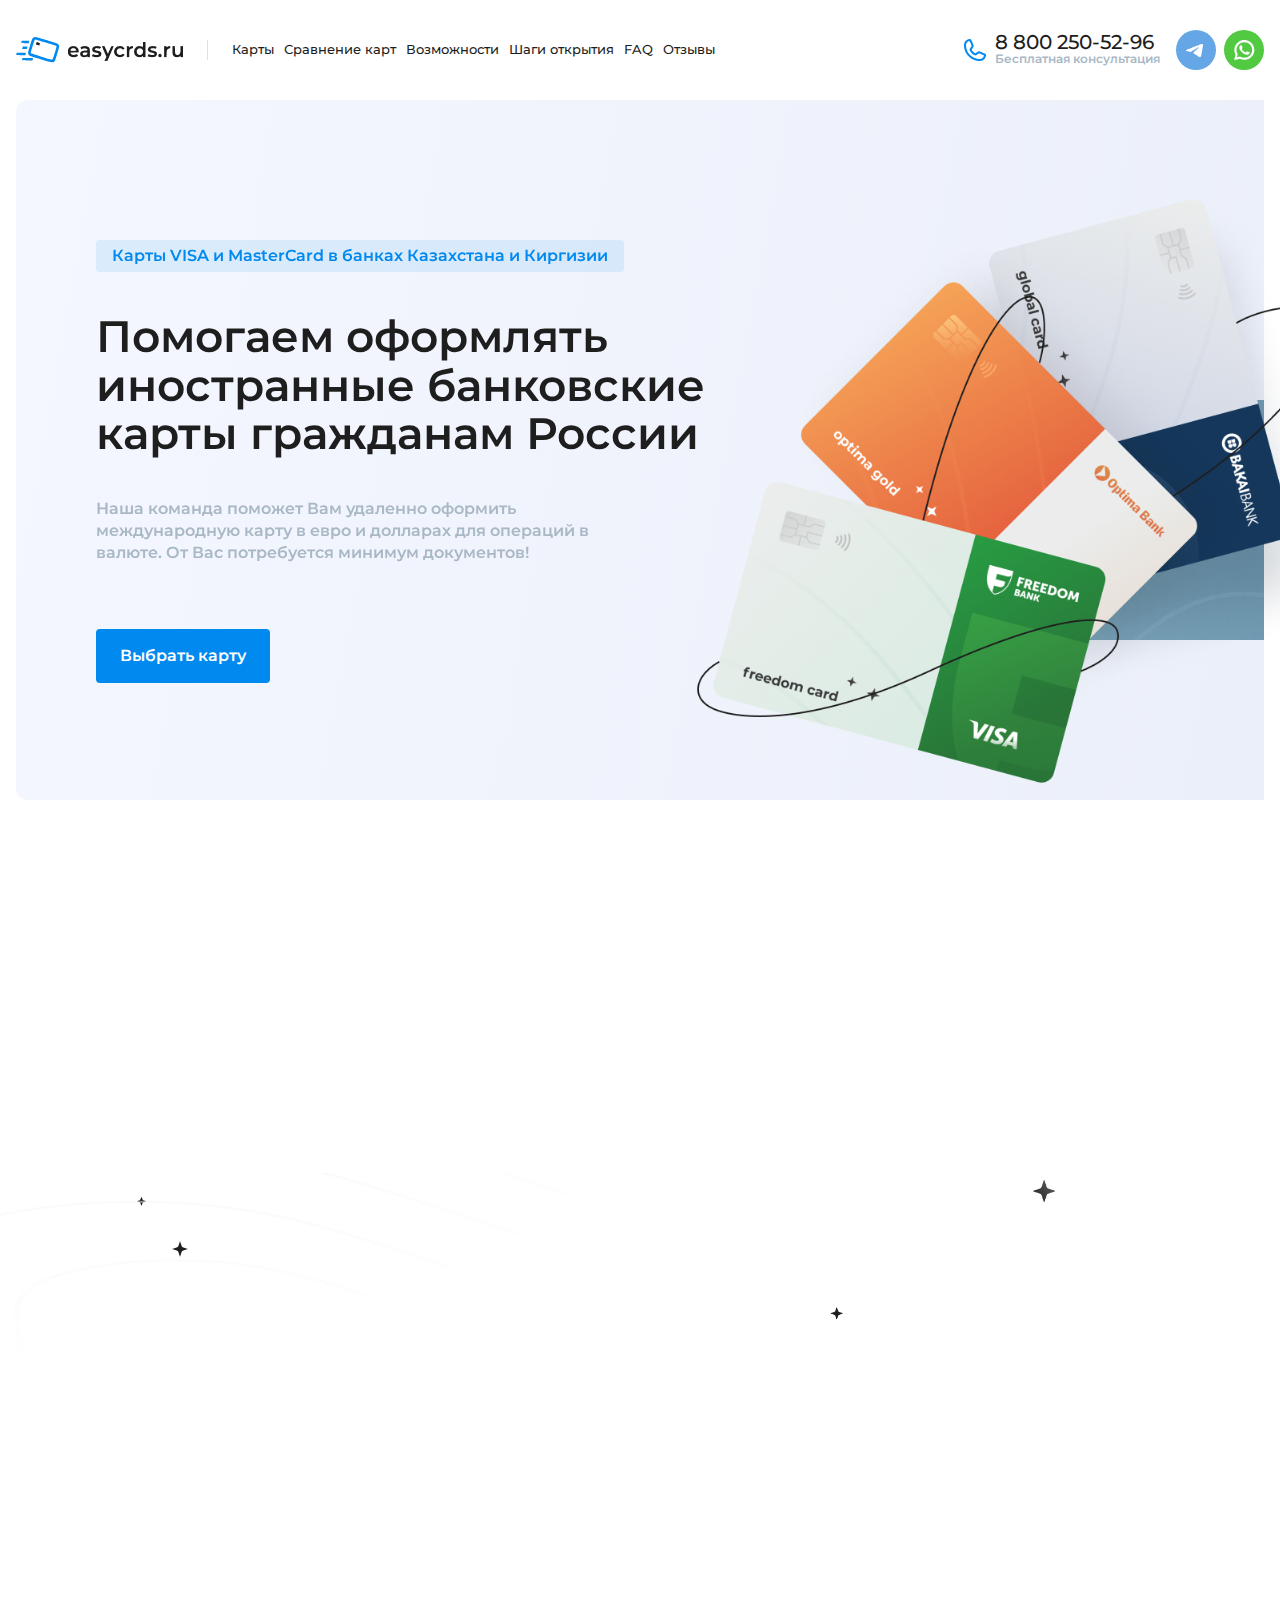
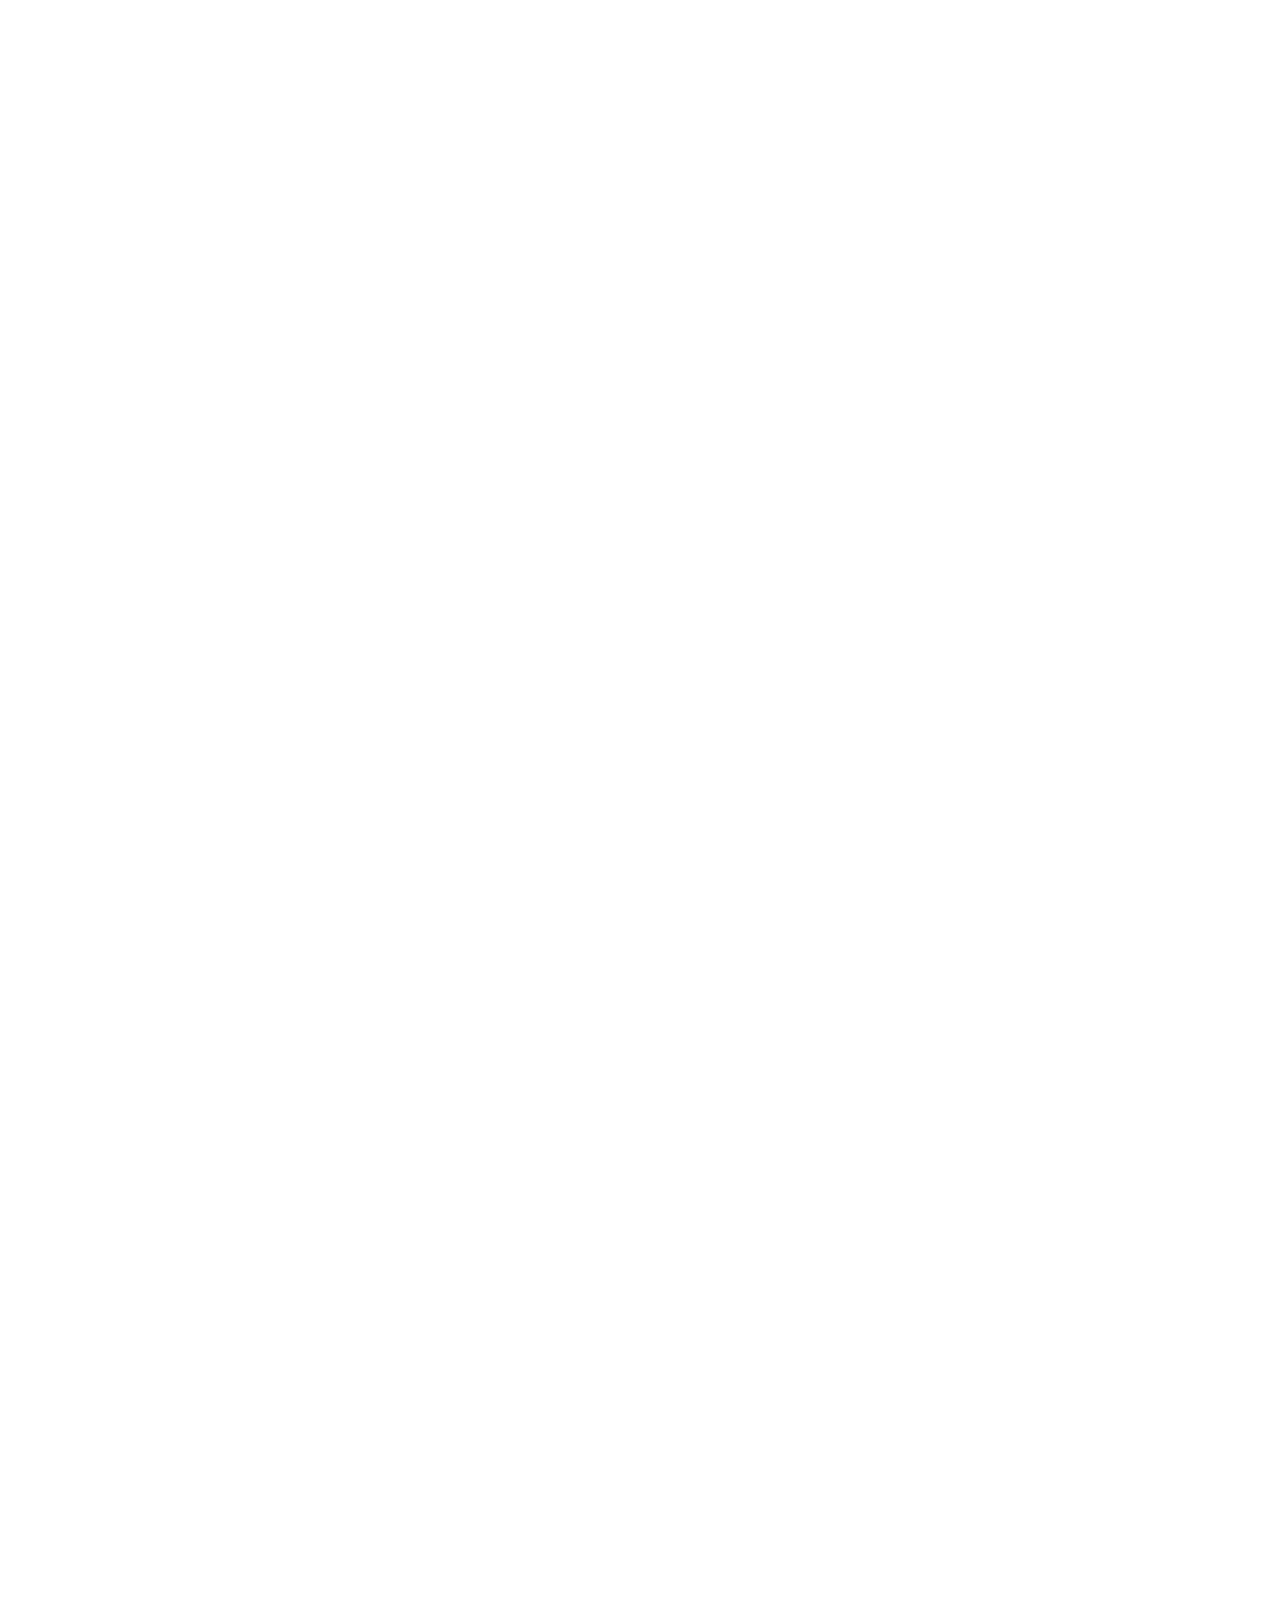
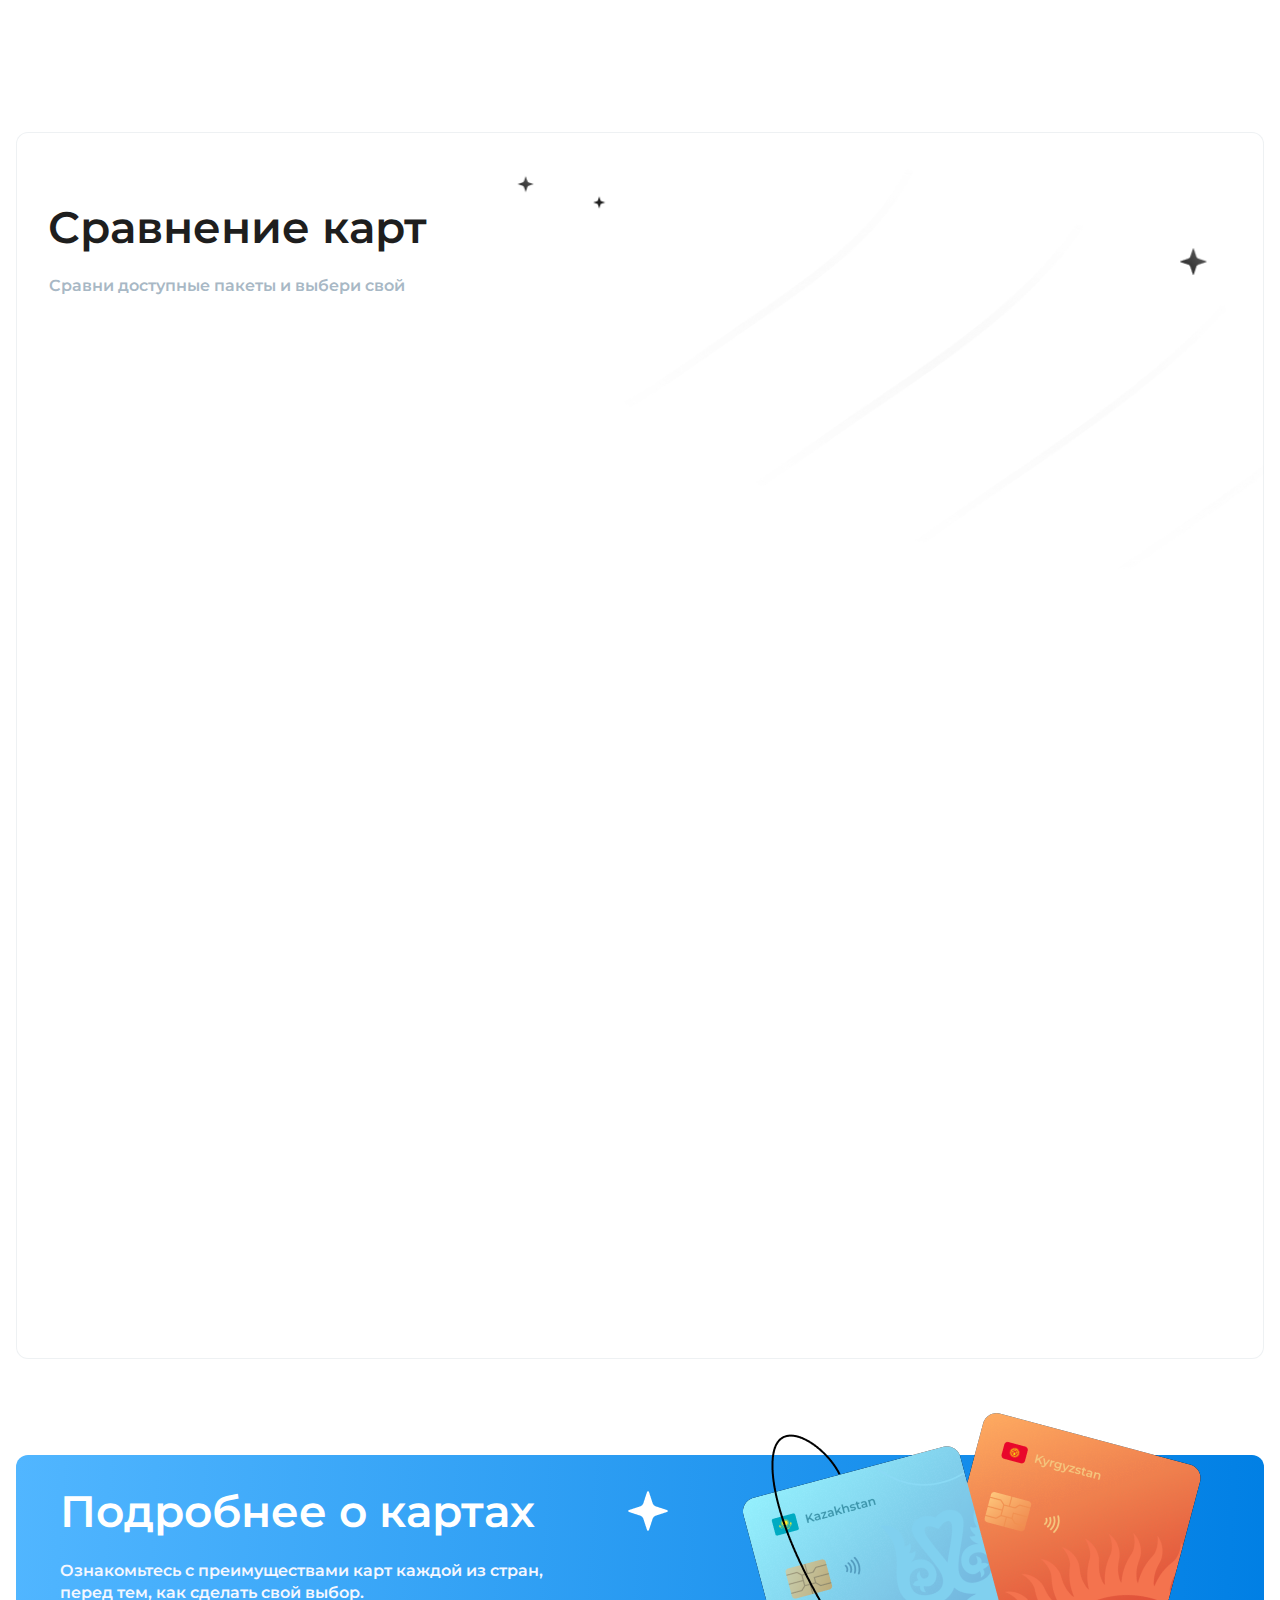
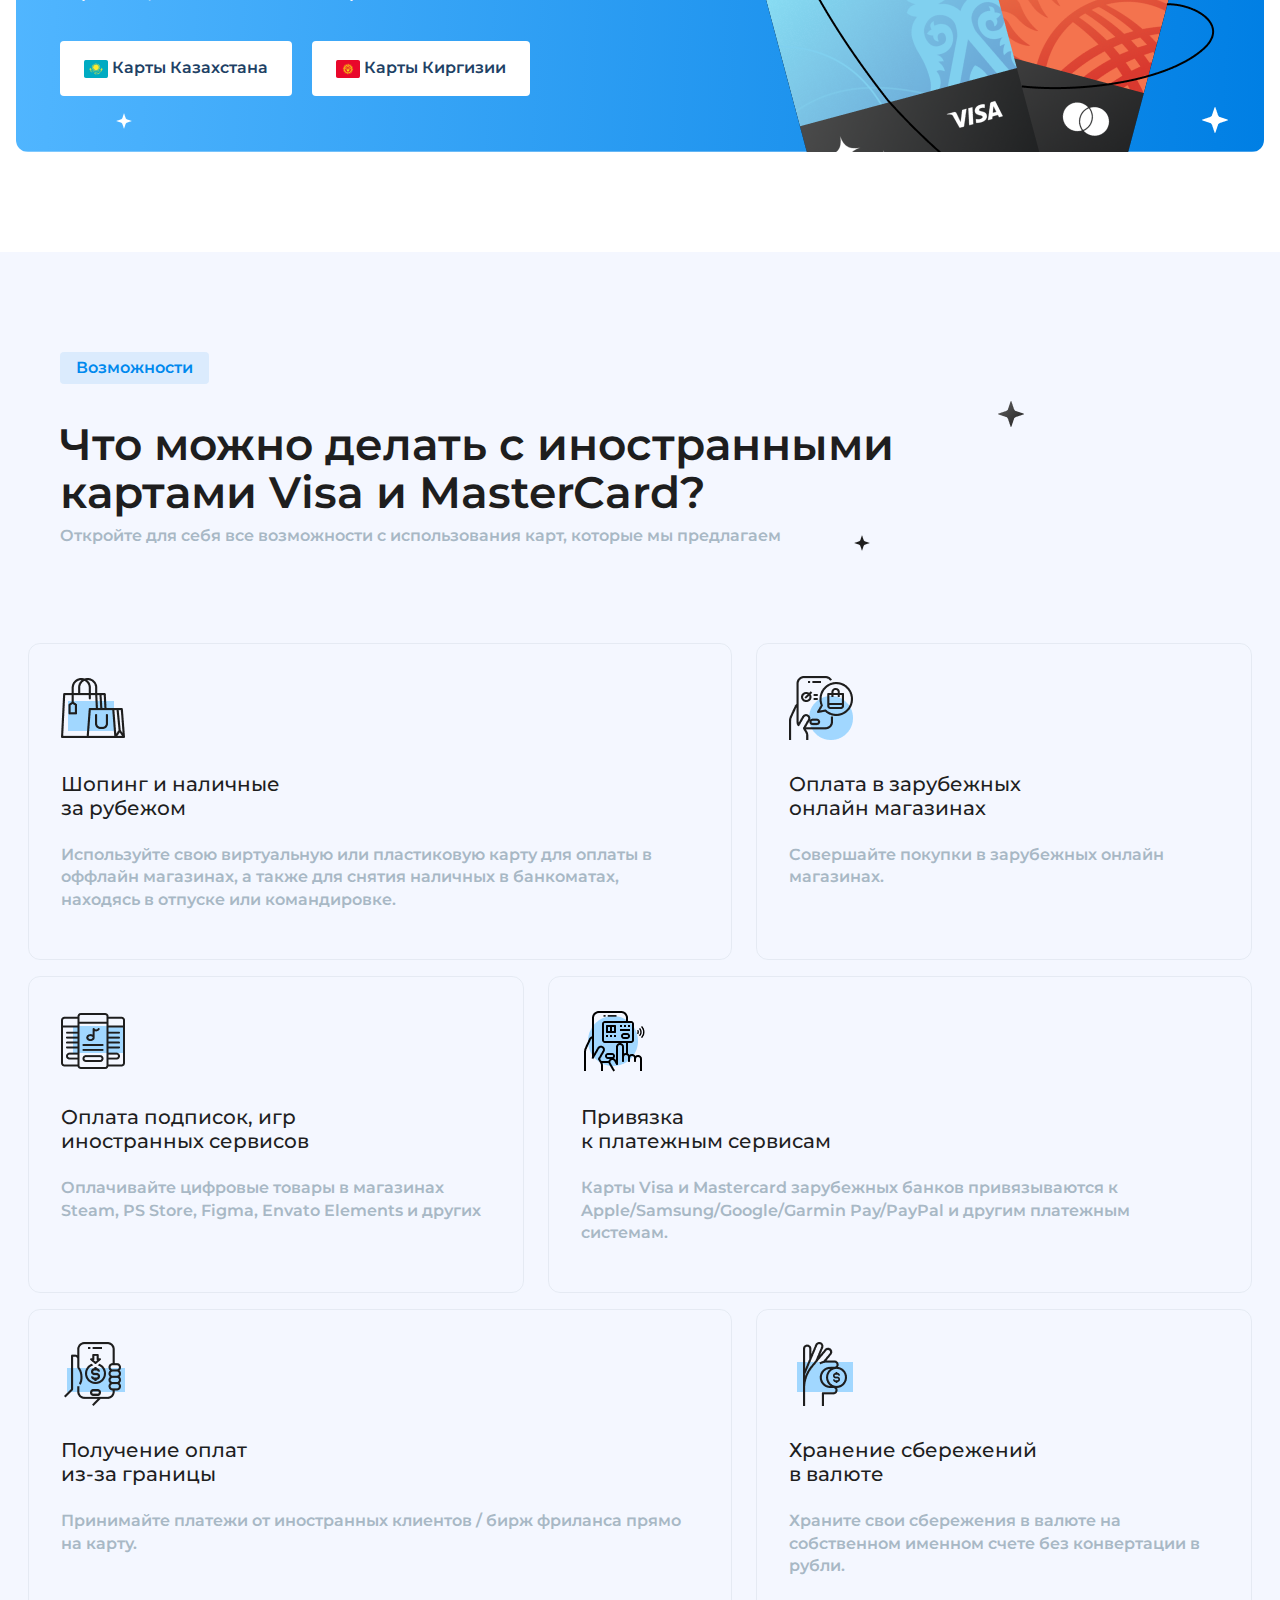
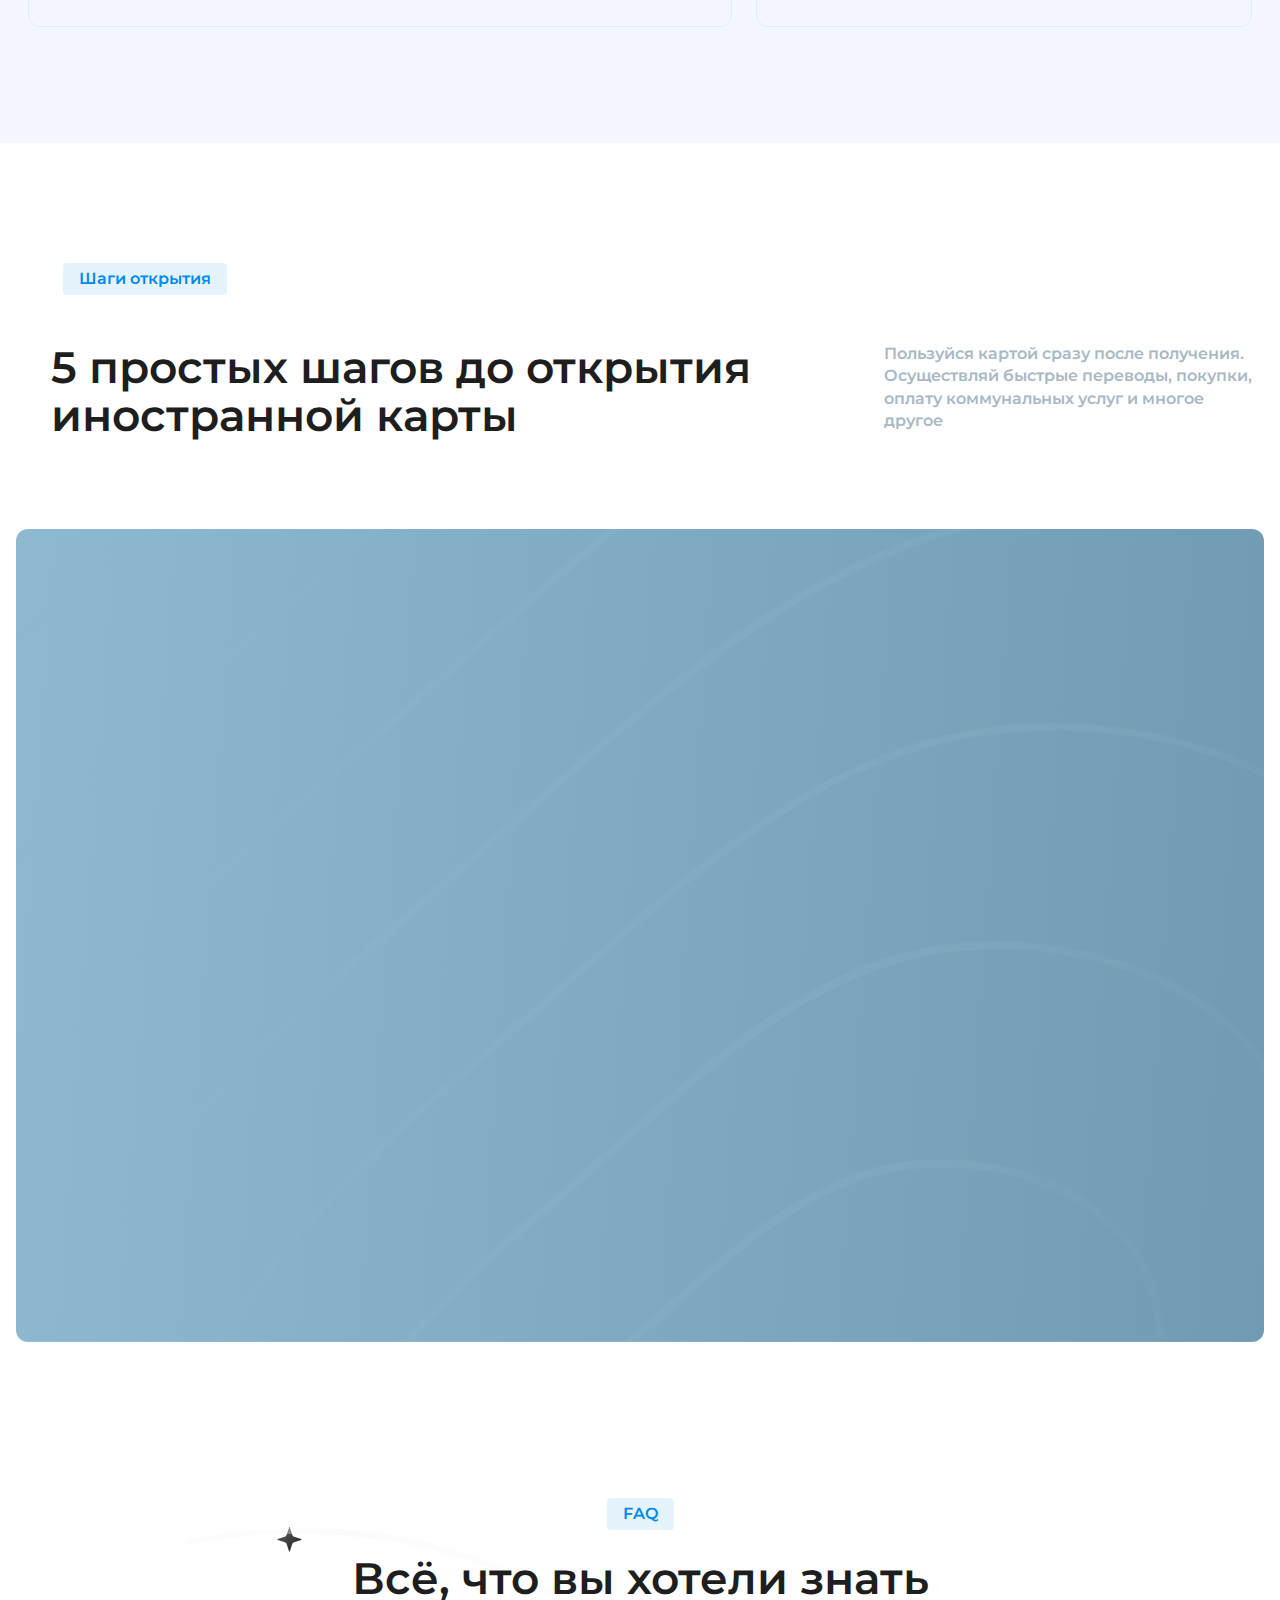
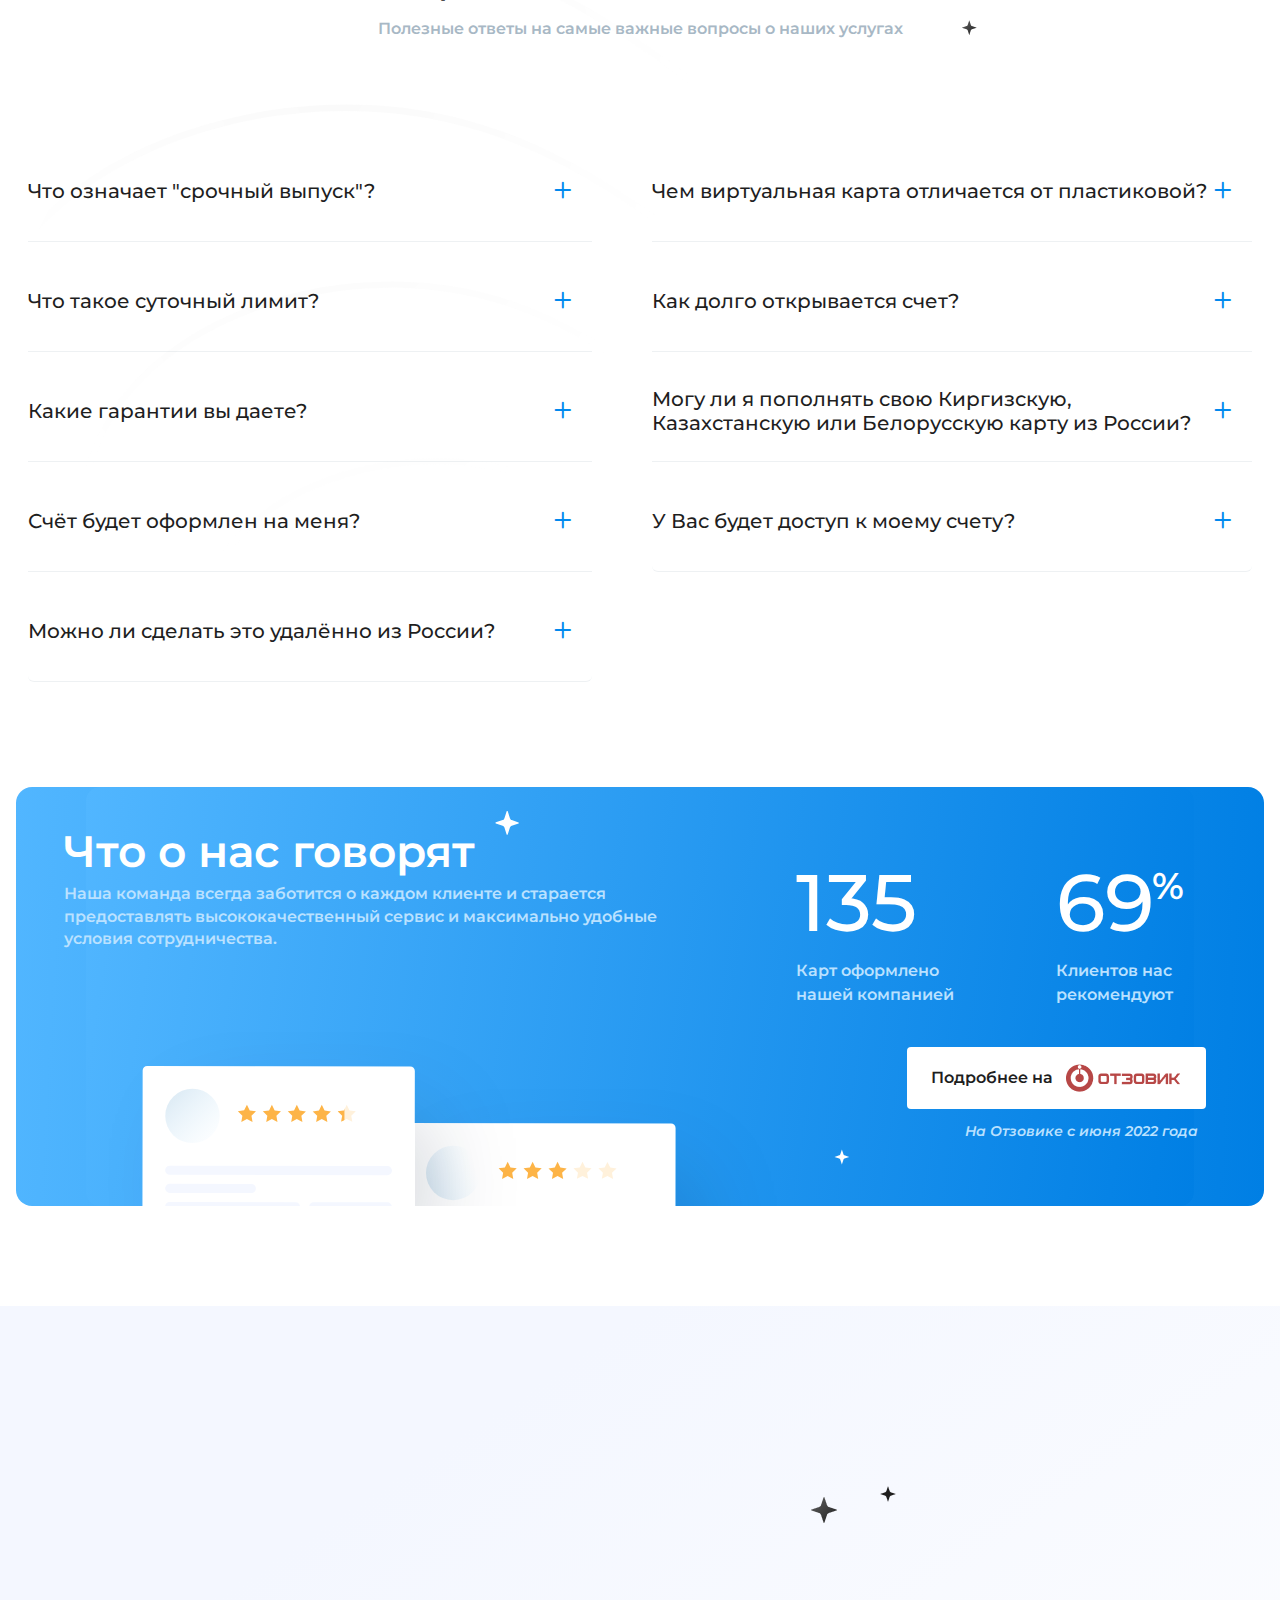
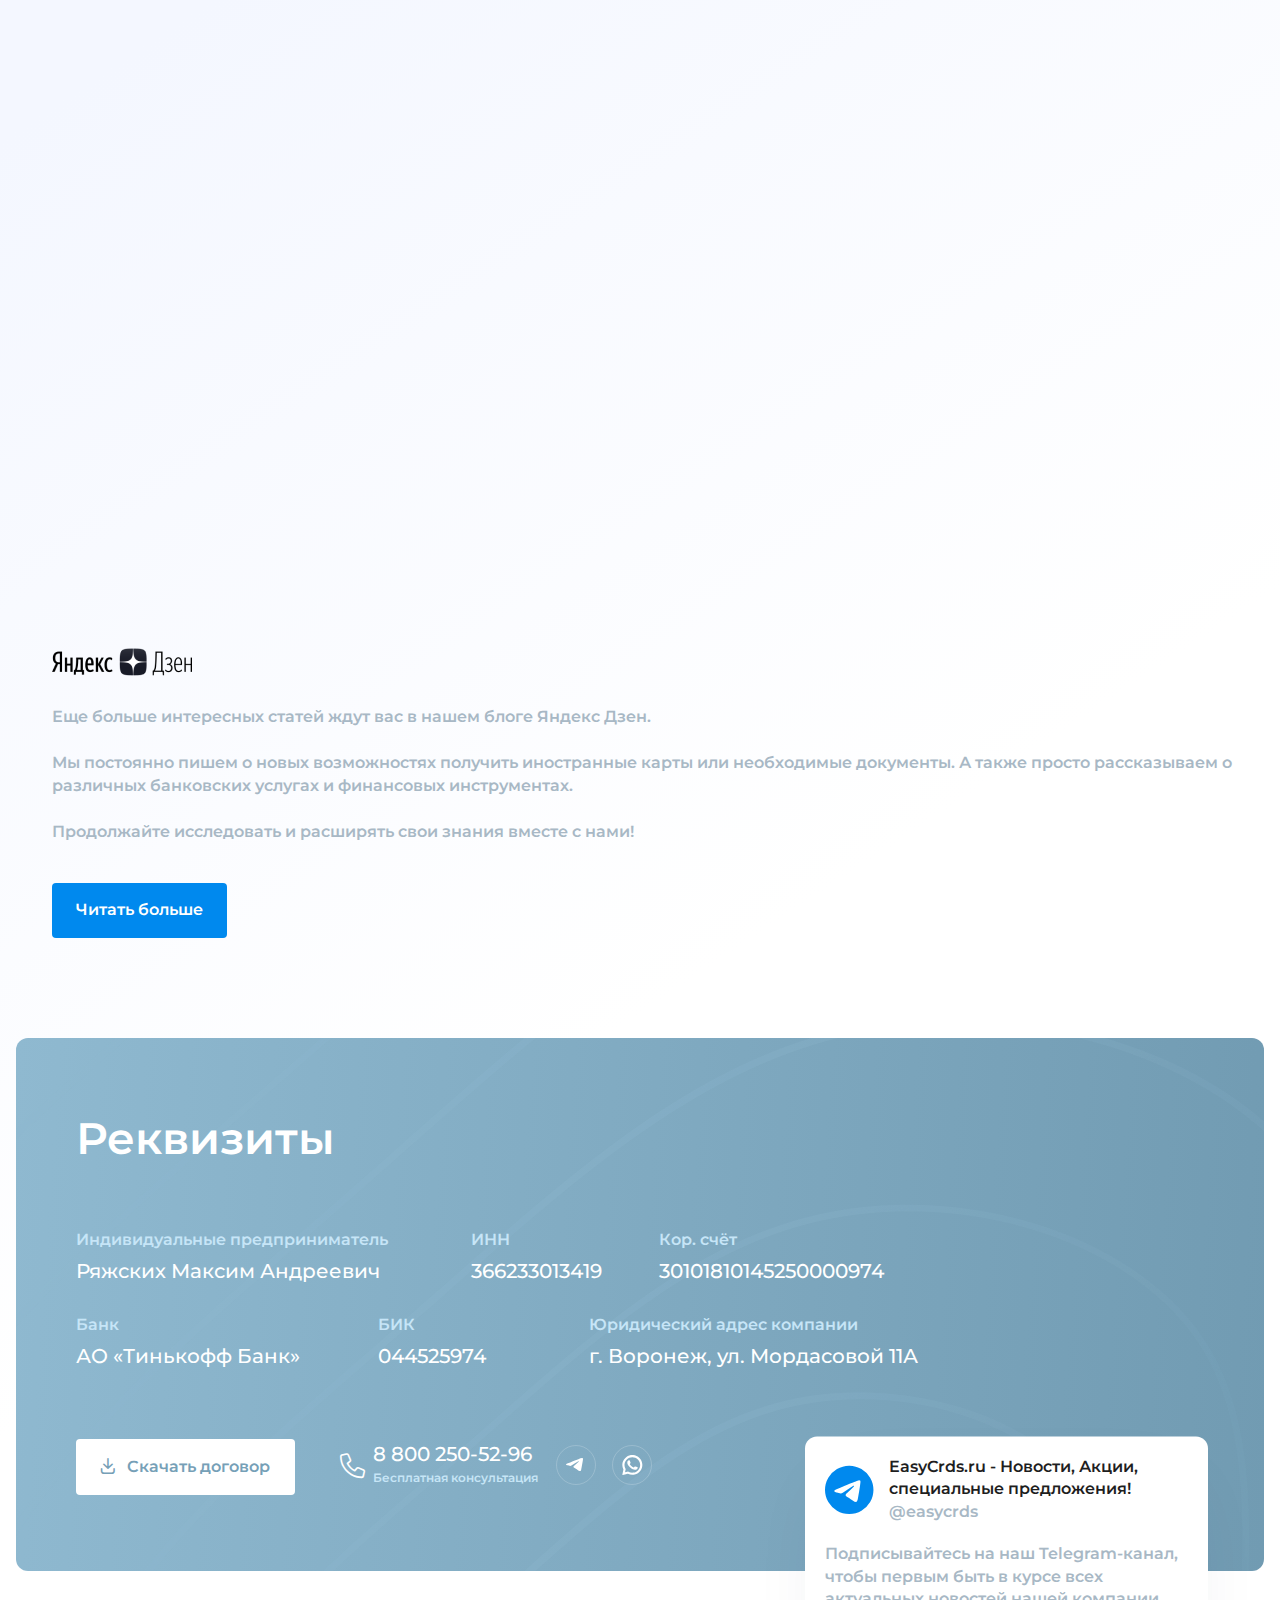
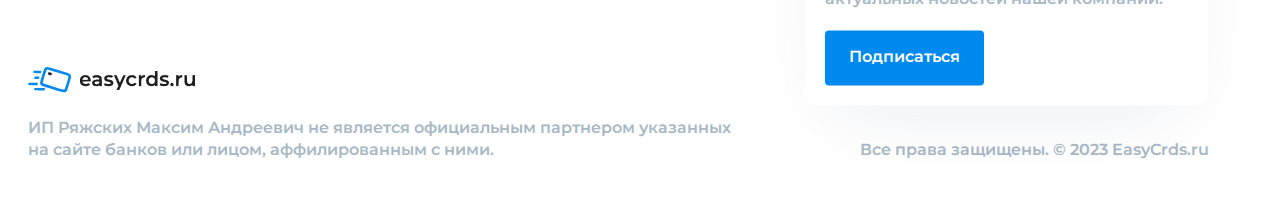
<file: index.html>
<!doctype html>
<html lang="en">
<head>
  <meta charset="UTF-8">
  <meta name="viewport"
        content="width=device-width, user-scalable=no, initial-scale=1.0, maximum-scale=1.0, minimum-scale=1.0">
  <meta http-equiv="X-UA-Compatible" content="ie=edge">
  <link rel="preconnect" href="https://fonts.googleapis.com">
  <link rel="preconnect" href="https://fonts.gstatic.com" crossorigin>
  <link href="https://fonts.googleapis.com/css2?family=Montserrat:wght@200;300;400;500;600;700&display=swap"
        rel="stylesheet">

  <!--  STYLES  -->
  <link href="css/bootstrap.min.css" rel="stylesheet">
  <link href="assets/icons/icons.css" rel="stylesheet">
  <link href="css/slick.css" rel="stylesheet" />
  <link href="css/aos.css" rel="stylesheet">
  <link href="css/style.css" rel="stylesheet">
  <link href="css/Arm.css" rel="stylesheet" >



  <script src="js/popper.min.js"></script>
  <script src="js/bootstrap.min.js"></script>
  <script src="js/jquery.min.js"></script>
  <script src="js/slick.min.js"></script>
  <script src="js/aos.js"></script>


  <title>EasyCards.Ru Home</title>
</head>
<body>


<div class="overflow-hidden mb-5">
  <div class="menu">

    <div class="container menu-content">

      <div class="d-flex justify-content-start">
        <div class="logo d-flex align-items-center">
          <img src="./assets/image/wallet.svg" class="me-2" alt="">
          <a href="#">
            <img src="assets/image/logo.png" alt="">
          </a>
          <div class="gray ms-4 me-4"></div>
        </div>

        <nav class="navbar">
          <a href="#cards" class="me-4">Карты</a>
          <a href="#map-comparison" class="me-4 active">Сравнение карт</a>
          <a href="#visa-master" class="me-4">Возможности</a>
          <a href="#steps" class="me-4">Шаги открытия</a>
          <a href="#faq" class="me-4">FAQ</a>
          <a href="#reviews" class="me-4">Отзывы</a>
        </nav>
      </div>

      <div class="icons d-flex align-items-center ms-lg-2 ms-xl-5">
        <div class="tel-block-menu">
          <img src="assets/image/Phone.png" alt="Phone" class="me-1  d-none d-md-block">
          <div class="contact mt-2 me-sm-3">
            <a href="tel:8 800 250-52-96 ">8 800 250-52-96 </a> <br>
            <span class="text-nowrap d-none d-md-block">Бесплатная консультация</span>
          </div>
        </div>
        <a href="#" class="me-2 d-none d-md-block">
          <div class="soc-site-icon tg">
            <img src="assets/image/tg.svg" alt="wp-tg" style="margin-left: -3px;">
          </div>
        </a>
        <a href="#" class=" d-none d-md-block">
          <div class="soc-site-icon whatsapp">
            <img src="assets/image/wp-app.svg" alt="wp-app">
          </div>
        </a>
      </div>

      <div id="menu-bar" class="menu-bar">
        <i class="fa-solid fa-bars-sort fa-flip-horizontal bar"></i>
        <i class="fa-regular fa-xmark fs-1"></i>
      </div>

    </div>

  </div>

  <section class="cards">

    <div class="cards-backgraund">

      <div class="container cards-container">

        <div class="card-content">
          <button class="btn-blue btn-lightblue" data-aos="fade-right" data-aos-duration="1000">Карты VISA и MasterCard в банках Казахстана и Киргизии</button>
          <h2 class="heading" data-aos="fade-right" data-aos-duration="2000">Помогаем оформлять <br> иностранные банковские <br> карты гражданам России</h2>
          <p class="title" data-aos="fade-right" data-aos-duration="3000">
            Наша команда поможет Вам удаленно оформить <br> международную карту в евро и долларах для
            операций в
            <br> валюте. От Вас потребуется минимум документов!
          </p>
          <button class="btn-blue position-relative z-2">Выбрать карту</button>
        </div>

        <div class="card-content2">
          <div class="card-image">
            <img data-aos="fade-left" data-aos-duration="2000" class="cards1024" src="assets/image/header-cards.png" alt="">
            <img data-aos="fade-left" data-aos-duration="2000" class="cards768" src="assets/image/header-cards-media.png" alt="">
          </div>

          <div class="image-blue">
            <img src="./assets/image/headerbg.png" alt="" data-aos="zoom" data-aos-duration="1000" data-aos-delay="1000">
          </div>
        </div>

      </div>

    </div>


  </section>

  <section class="guarantee">

    <div class="container guarantee-container">

      <div class="row guarantee-content justify-content-center justify-content-lg-between flex-column flex-md-row align-items-center">

        <div data-aos="fade-up" data-aos-duration="1000" class="col-12 col-md-4 guarantee-box  d-flex justify-content-center justify-content-md-start guarantee-box box">
          <div class="d-flex flex-row flex-md-column flex-lg-row align-items-center box">
            <div class="image">
              <img src="./assets/image/no-doc.png" alt="">
            </div>
            <div class="content">
              <p class="title-top">Оформление карты <br> <span>без доверенности</span></p>
              <p class="title">Весь процесс без лишних хлопот с документами</p>
            </div>
          </div>
        </div>
        <div data-aos="fade-up" data-aos-duration="2000" class="col-12 col-md-4 guarantee-box box2  justify-content-center justify-content-lg-between flex-column flex-md-row align-items-center ">
          <div class="d-flex flex-row flex-md-column flex-lg-row align-items-center box">
            <div class="image">
              <img src="./assets/image/security.png" alt="">
            </div>
            <div class="content">
              <p class="title-top">Гарантируем
                <br> <span> конфиденциальность</span></p>
              <p class="title">Мы гарантируем полную безопасность ваших данных</p>
            </div>
          </div>
        </div>
        <div data-aos="fade-up" data-aos-duration="3000" class="col-12 col-md-4 guarantee-box box3  justify-content-center justify-content-lg-between flex-column flex-md-row align-items-center ">
          <div class="d-flex flex-row flex-md-column flex-lg-row align-items-center box">
            <div class="image">
              <img src="./assets/image/delivery.png" alt="">
            </div>
            <div class="content">
              <p class="title-top">Доставка карты
                <br> <span>до двери</span></p>
              <p class="title">Максимально удобно, вам не нужно никуда ходить</p>
            </div>
          </div>
        </div>

      </div>

    </div>

  </section>

  <section class="available-cards" id="cards">
    <img class="avalibe-star" src="assets/image/bakai-card-star2.png" alt="">
    <div class="container available-container">

      <div class="available-title text-center">
        <button class="btn-lightblue btn-available" data-aos="fade-down" data-aos-duration="1000">Доступные карты</button>
        <h2 class="heading btn-heading" data-aos="fade-right" data-aos-duration="2000">Широкий выбор иностранных карт</h2>
        <p class="title btn-title" data-aos="fade-left" data-aos-duration="3000">Наша компания предлагает выбор карт для удобных и безопасных покупок за рубежом</p>
      </div>


      <div class="row available-content-row">

        <div class="col-12 mb-5 available-box-col" data-aos="fade-left" data-aos-duration="1000">
          <div class="content-top">
            <div class="image">
              <img class="card-1024" src="./assets/image/global-card.png" alt="">
              <img class="card-480" src="./assets/image/global-card-media.png" alt="">
            </div>
            <div class="content-title">
              <button class="btn-lightblue available-btn "><img src="./assets/image/kyrgyzstan.png" alt="">Киргизия
              </button>
              <h3 class="heading available-heading">Карта от Bakai Bank <img src="./assets/image/kyrgyzstan.png" alt=""></h3>
              <p class="title available-title">
                Карта от банка Bakai Bank — один из лидирующих продуктов, позволяющий
                насладиться впечатляющей финансовой свободой. Предоставляет владельцу мгновенный доступ к собственным
                средствам в любое время и в любой точке мира.
              </p>
            </div>
          </div>

          <div class="available-checks">
            <div class="available-checks-box">
              <div class="fa-sharp fa-solid fa-circle-check"></div>
              <div class="checks-title">
                <h4>Доступные валюты: <br>
                  <span>  USD </span></h4>
              </div>
            </div>
            <div class="gray"></div>
            <div class="available-checks-box">
              <div class="fa-sharp fa-solid fa-circle-check"></div>
              <div class="checks-title">
                <h4>Удобное <br> пополнение </h4>
              </div>
            </div>
            <div class="gray"></div>
            <div class="available-checks-box">
              <div class="fa-sharp fa-solid fa-circle-check"></div>
              <div class="checks-title">
                <h4>Оформление <br>без доверенности </h4>
              </div>
            </div>
          </div>

          <div class="available-bottom">
            <div class="buttons">
              <button class="btn-blue me-3 "  data-bs-toggle="modal" data-bs-target="#staticBackdrop">Оформить сейчас</button>
              <button class="btn-transparent">Подробнее</button>
            </div>
            <div class="price">
              <button class="btn-transparent price-btn me-4">Тарифы</button>
              <div class="gray"></div>
              <span>37 900 ₽</span>
            </div>
          </div>

        </div>

        <div class="col-12 mb-5 available-box-col" data-aos="fade-right" data-aos-duration="1000">
          <div class="content-top">
            <div class="image">
              <img class="card-1024" src="./assets/image/optimal-card.png" alt="">
              <img class="card-480" src="./assets/image/optimal-card-media.png" alt="">
            </div>
            <div class="content-title">
              <button class="btn-lightblue available-btn "><img src="./assets/image/kyrgyzstan.png" alt="">Киргизия
              </button>
              <h3 class="heading available-heading">Карта от Optima Bank <img src="./assets/image/kyrgyzstan.png" alt=""></h3>
              <p class="title available-title">VISA Gold от Optima Bank — это лучший выбор для путешественников, которые ценят комфорт и экономию. С этой картой вы можете оплачивать покупки и снимать наличные в любой точке мира с минимальными курсовыми разницами.</p>
            </div>
          </div>

          <div class="available-checks">
            <div class="available-checks-box">
              <div class="fa-sharp fa-solid fa-circle-check"></div>
              <div class="checks-title">
                <h4>Доступные валюты: <br>
                  <span> KGS / USD </span></h4>
              </div>
            </div>
            <div class="gray"></div>
            <div class="available-checks-box">
              <div class="fa-sharp fa-solid fa-circle-check"></div>
              <div class="checks-title">
                <h4>Привязка к
                  <br> РФ номеру: </h4>
              </div>
            </div>
            <div class="gray"></div>
            <div class="available-checks-box">
              <div class="fa-sharp fa-solid fa-circle-check"></div>
              <div class="checks-title">
                <h4>Оформление <br>без доверенности </h4>
              </div>
            </div>
          </div>

          <div class="available-bottom">
            <div class="buttons">
              <button class="btn-blue me-3" data-bs-toggle="modal" data-bs-target="#staticBackdrop">Оформить сейчас</button>
              <button class="btn-transparent">Подробнее</button>
            </div>
            <div class="price">
              <button class="btn-transparent price-btn me-4">Тарифы</button>
              <div class="gray"></div>
              <span>44 900 ₽</span>
            </div>
          </div>

        </div>

        <div class="col-12 mb-5 available-box-col" data-aos="fade-left" data-aos-duration="1000">
          <div class="content-top">
            <div class="image">
              <img class="card-1024" src="./assets/image/freedom-card.png" alt="">
              <img class="card-480" src="./assets/image/freedom-media.png" alt="">
            </div>
            <div class="content-title">
              <button class="btn-lightblue available-btn "><img src="./assets/image/kazakhstan.png" alt="">Казахстан
              </button>
              <h3 class="heading available-heading">Карта от Freedom Bank <img src="./assets/image/kazakhstan.png" alt=""></h3>
              <p class="title available-title">Freedom Card — это мультивалютная банковская карта, которая позволяет своему владельцу наслаждаться широким спектром возможностей и эксклюзивных предложений в любой точке мира.</p>
            </div>
          </div>

          <div class="available-checks">
            <div class="available-checks-box">
              <div class="fa-sharp fa-solid fa-circle-check"></div>
              <div class="checks-title">
                <h4>Доступные валюты: <br>
                  <span> USD, EUR, RUB, KZT </span></h4>
              </div>
            </div>
            <div class="gray"></div>
            <div class="available-checks-box">
              <div class="fa-sharp fa-solid fa-circle-check"></div>
              <div class="checks-title">
                <h4>Привязка к <br> РФ номеру: </h4>
              </div>
            </div>
            <div class="gray"></div>
            <div class="available-checks-box">
              <div class="fa-sharp fa-solid fa-circle-check"></div>
              <div class="checks-title">
                <h4>Оформление <br>без доверенности </h4>
              </div>
            </div>
          </div>

          <div class="available-bottom">
            <div class="buttons">
              <button class="btn-blue me-3" data-bs-toggle="modal" data-bs-target="#staticBackdrop">Оформить сейчас</button>
              <button class="btn-transparent">Подробнее</button>
            </div>
            <div class="price">
              <button class="btn-transparent price-btn me-4">Тарифы</button>
              <div class="gray"></div>
              <span>15000 ₽</span>
            </div>
          </div>

        </div>

        <div class="col-12 available-box-col available-box-col-end mb-0 " data-aos="fade-right" data-aos-duration="1000">
          <div class="content-top">
            <div class="image">
              <img class="card-1024" src="assets/image/card-kazaxstan.png" alt="">
              <img class="card-480" src="./assets/image/card-kazaxstan-media.png" alt="">
            </div>
            <div class="content-title">
              <div class="btn-title" >
                <button class="btn-lightblue available-btn "><img src="./assets/image/kazakhstan.png" alt="">Казахстан
                </button>
                <h3 class="heading available-heading">Оформление ИИН <img src="./assets/image/kazakhstan.png" alt=""></h3>
                <p class="title available-title">Помощь в удаленном получении ИИН Казахстана для граждан России. Быстро,
                  просто и надежно!</p>
              </div>
              <div class="available-checks">
                <div class="available-checks-box">
                  <div class="fa-sharp fa-solid fa-circle-check"></div>
                  <div class="checks-title">
                    <h4>Минимальные
                      сроки выпуска</h4>
                  </div>
                </div>
                <div class="available-checks-box">
                  <div class="fa-sharp fa-solid fa-circle-check"></div>
                  <div class="checks-title">
                    <h4>Получение в электронномвиде </h4>
                  </div>
                </div>
              </div>
            </div>
          </div>



          <div class="available-bottom">
            <div class="buttons">
              <button class="btn-blue me-3" data-bs-toggle="modal" data-bs-target="#staticBackdrop">Оформить сейчас</button>
              <button class="btn-transparent">Подробнее</button>
            </div>
            <div class="price">
              <span>6 500 ₽</span>
              <button class="btn-transparent">Тарифы</button>
            </div>
          </div>

        </div>

      </div>

    </div>

  </section>

  <section class="map-comparison" id="map-comparison">
    <div class="container map-comparison-content">
      <h3 class="map-comparison-title">Сравнение карт</h3>
      <p class="map-comparison-subtitle">Сравни доступные пакеты и выбери свой </p>

      <div class="map-comparison-table">
        <div class="table d-none d-sm-block">
          <div class="table-tr"  data-aos="zoom" data-aos-duration="1000">
            <div class="table-th left-title"></div>
            <div class="table-th">Freedom Bank</div>
            <div class="table-th">Bakai Bank</div>
            <div class="table-th">Optima Bank</div>
          </div>
          <div class="table-tr" data-aos="zoom" data-aos-duration="1000">
            <div class="table-th left-title">Страна</div>
            <div class="table-td">
              <div class="map-comparison-table-item d-block">
                <img src="assets/image/kazakhstan.png" alt="kazakhstan">
                <span class="map-comparison-table-item-country-name">Казахстан</span>
              </div>
            </div>
            <div class="table-td">
              <div class="map-comparison-table-item d-block">
                <img src="assets/image/kyrgyzstan.png" alt="kazakhstan">
                <span class="map-comparison-table-item-country-name">Киргизия</span>
              </div>
            </div>
            <div class="table-td">
              <div class="map-comparison-table-item d-block">
                <img src="assets/image/kyrgyzstan.png" alt="kazakhstan">
                <span class="map-comparison-table-item-country-name">Киргизия</span>
              </div>
            </div>
          </div>
          <div class="table-tr" data-aos="zoom" data-aos-duration="1000">
            <div class="table-th left-title">Валюта</div>
            <div class="table-td">
              <div class="map-comparison-table-item">
                <p class="map-comparison-table-item-title">Валюта</p>
                USD, EUR, RUB, KZT
              </div>
            </div>
            <div class="table-td">
              <div class="map-comparison-table-item">
                <p class="map-comparison-table-item-title">Валюта</p>
                USD
              </div>
            </div>
            <div class="table-td">
              <div class="map-comparison-table-item">
                <p class="map-comparison-table-item-title">Валюта</p>
                KGS / USD
              </div>
            </div>
          </div>
          <div class="table-tr" data-aos="zoom" data-aos-duration="1000">
            <div class="table-th left-title">
              Пополнение
            </div>
            <div class="table-td">
              <div class="map-comparison-table-item">
                <p class="map-comparison-table-item-title">Пополнение</p>
                SWIFT, Qiwi, Золотая
                корона, МТС Деньги
              </div>
            </div>
            <div class="table-td">
              <div class="map-comparison-table-item">
                <p class="map-comparison-table-item-title">Пополнение</p>
                SWIFT, Золотая
                корона, BTB Express
              </div>
            </div>
            <div class="table-td">
              <div class="map-comparison-table-item">
                <p class="map-comparison-table-item-title">Пополнение</p>
                SWIFT, Золотая корона,
                BTB Express, Сбербанк
              </div>
            </div>
          </div>
          <div class="table-tr" data-aos="zoom" data-aos-duration="1000">
            <div class="table-th left-title">
              Оформление без
              доверенности
            </div>
            <div class="table-td">
              <div class="map-comparison-table-item">
                <p class="map-comparison-table-item-title">Оформление без доверенности</p>
                <i class="fa-solid fa-circle-check c-blue"></i>
              </div>
            </div>
            <div class="table-td">
              <div class="map-comparison-table-item">
                <p class="map-comparison-table-item-title">Оформление без доверенности</p>
                <i class="fa-solid fa-circle-xmark c-grey"></i>
              </div>
            </div>
            <div class="table-td">
              <div class="map-comparison-table-item">
                <p class="map-comparison-table-item-title">Оформление без доверенности</p>
                <i class="fa-solid fa-circle-check c-blue"></i>
              </div>
            </div>
          </div>
          <div class="table-tr" data-aos="zoom" data-aos-duration="1000">
            <div class="table-th left-title">
              Исходящий SWIFT
            </div>
            <div class="table-td">
              <div class="map-comparison-table-item">
                <p class="map-comparison-table-item-title">Исходящий SWIFT</p>
                USD
              </div>
            </div>
            <div class="table-td">
              <div class="map-comparison-table-item">
                <p class="map-comparison-table-item-title">Исходящий SWIFT</p>
                <i class="fa-solid fa-circle-xmark c-grey"></i>
              </div>
            </div>
            <div class="table-td">
              <div class="map-comparison-table-item">
                <p class="map-comparison-table-item-title">Исходящий SWIFT</p>
                USD, EUR
              </div>
            </div>
          </div>
          <div class="table-tr" data-aos="zoom" data-aos-duration="1000">
            <div class="table-th left-title">
              Привязка к РФ номеру
            </div>
            <div class="table-td">
              <div class="map-comparison-table-item">
                <p class="map-comparison-table-item-title">Привязка к РФ номеру</p>
                <i class="fa-solid fa-circle-check c-blue"></i>
              </div>
            </div>
            <div class="table-td">
              <div class="map-comparison-table-item">
                <p class="map-comparison-table-item-title">Привязка к РФ номеру</p>
                <i class="fa-solid fa-circle-xmark c-grey"></i>
              </div>
            </div>
            <div class="table-td">
              <div class="map-comparison-table-item">
                <p class="map-comparison-table-item-title">Привязка к РФ номеру</p>
                <i class="fa-solid fa-circle-check c-blue"></i>
              </div>
            </div>
          </div>
          <div class="table-tr" data-aos="zoom" data-aos-duration="1000">
            <div class="table-th left-title">
              Apple/Google Pay
            </div>
            <div class="table-td">
              <div class="map-comparison-table-item">
                <p class="map-comparison-table-item-title">Apple/Google Pay</p>
                <i class="fa-solid fa-circle-check c-blue"></i>
              </div>
            </div>
            <div class="table-td">
              <div class="map-comparison-table-item">
                <p class="map-comparison-table-item-title">Apple/Google Pay</p>
                <div>
                  <i class="fa-solid fa-circle-xmark c-grey"></i>
                  /
                  <i class="fa-solid fa-circle-check c-blue"></i>
                </div>
              </div>
            </div>
            <div class="table-td">
              <div class="map-comparison-table-item">
                <p class="map-comparison-table-item-title">Apple/Google Pay</p>
                <div>
                  <i class="fa-solid fa-circle-xmark c-grey"></i>
                  /
                  <i class="fa-solid fa-circle-check c-blue"></i>
                </div>
              </div>
            </div>
          </div>
          <div class="table-tr" data-aos="zoom" data-aos-duration="1000">
            <div class="table-th left-title">
              Сроки выпуска
            </div>
            <div class="table-td">
              <div class="map-comparison-table-item">
                <p class="map-comparison-table-item-title">Сроки выпуска</p>
                до 17 дней
              </div>
            </div>
            <div class="table-td">
              <div class="map-comparison-table-item">
                <p class="map-comparison-table-item-title">Сроки выпуска</p>
                до 21 дня
              </div>
            </div>
            <div class="table-td">
              <div class="map-comparison-table-item">
                <p class="map-comparison-table-item-title">Сроки выпуска</p>
                до 12 дней
              </div>
            </div>
          </div>
          <div class="table-tr" data-aos="zoom" data-aos-duration="1000">
            <div class="table-th left-title">
              Стоимость
            </div>
            <div class="table-td">
              <div class="map-comparison-table-item">
                <span class="price">15 000 ₽</span>
              </div>
            </div>
            <div class="table-td">
              <div class="map-comparison-table-item">
                <span class="price">37 900 ₽</span>
              </div>
            </div>
            <div class="table-td">
              <div class="map-comparison-table-item">
                <span class="price">44 900 ₽</span>
              </div>
            </div>
          </div>
          <div class="table-tr" data-aos="zoom" data-aos-duration="1000">
            <div class="table-th left-title">
            </div>
            <div class="table-td">
              <div class="map-comparison-table-item pt-2">
                <button class="btn-transparent">Тарифы</button>
              </div>
            </div>
            <div class="table-td">
              <div class="map-comparison-table-item pt-2">
                <button class="btn-transparent">Тарифы</button>
              </div>
            </div>
            <div class="table-td">
              <div class="map-comparison-table-item pt-2">
                <button class="btn-transparent">Тарифы</button>
              </div>
            </div>
          </div>
        </div>


        <div class="dots-slider-table mt-5 d-block d-sm-none">
          <div class="dots-slider-table-body">
            <div class="table-prev me-5">
              <i class="fa-regular fa-angle-left"></i>
            </div>
            <span class="name-table-mobile">Freedom Bank</span>
            <div class="table-next ms-5">
              <i class="fa-regular fa-angle-right"></i>
            </div>
          </div>
        </div>

        <div class="d-block d-sm-none" id="table-slider">

          <div class="table" data-name="Freedom Bank">
            <div class="table-tr">
              <div class="table-td w-100">
                <div class="map-comparison-table-item text-center">
                  <img src="assets/image/kazakhstan.png" alt="kazakhstan" class="d-inline-block">
                  <span class="map-comparison-table-item-country-name">Казахстан</span>
                </div>
              </div>
            </div>
            <div class="table-tr">
              <div class="table-td w-100">
                <div class="map-comparison-table-item">
                  <p class="map-comparison-table-item-title">Валюта</p>
                  USD, EUR, RUB, KZT
                </div>
              </div>
            </div>
            <div class="table-tr">
              <div class="table-td w-100">
                <div class="map-comparison-table-item">
                  SWIFT, Qiwi, Золотая
                  корона, МТС Деньги
                </div>
              </div>
            </div>
            <div class="table-tr">
              <div class="table-td w-100">
                <div class="map-comparison-table-item">
                  <p class="map-comparison-table-item-title">Оформление без доверенности</p>
                  <i class="fa-solid fa-circle-check c-blue"></i>
                </div>
              </div>
            </div>
            <div class="table-tr">
              <div class="table-td w-100">
                <div class="map-comparison-table-item">
                  <p class="map-comparison-table-item-title">Исходящий SWIFT</p>
                  USD
                </div>
              </div>
            </div>
            <div class="table-tr">
              <div class="table- w-100">
                <div class="map-comparison-table-item">
                  <p class="map-comparison-table-item-title">Привязка к РФ номеру</p>
                  <i class="fa-solid fa-circle-check c-blue"></i>
                </div>
              </div>
            </div>
            <div class="table-tr">
              <div class="table-td w-100">
                <div class="map-comparison-table-item">
                  <p class="map-comparison-table-item-title">Apple/Google Pay</p>
                  <i class="fa-solid fa-circle-check c-blue"></i>
                </div>
              </div>
            </div>
            <div class="table-tr">
              <div class="table-td  w-100">
                <div class="map-comparison-table-item">
                  <p class="map-comparison-table-item-title">Сроки выпуска</p>
                  до 17 дней
                </div>
              </div>
            </div>
            <div class="table-tr">
              <div class="table-td  w-100">
                <div class="map-comparison-table-item">
                  <span class="price">15 000 ₽</span>
                </div>
              </div>
            </div>
            <div class="table-tr">
              <div class="table-td w-100">
                <div class="map-comparison-table-item pt-2">
                  <button class="btn-transparent">Тарифы</button>
                </div>
              </div>
            </div>
          </div>
          <div class="table" data-name="Bakai Bank">
            <div class="table-td w-100">
              <div class="map-comparison-table-item">
                <img src="assets/image/kyrgyzstan.png" alt="kazakhstan" class="d-inline-block">
                <span class="map-comparison-table-item-country-name">Киргизия</span>
              </div>
            </div>
            <div class="table-tr w-100">
              <div class="table-td w-100">
                <div class="map-comparison-table-item">
                  <p class="map-comparison-table-item-title">Валюта</p>
                  USD
                </div>
              </div>
            </div>
            <div class="table-tr w-100">
              <div class="table-td w-100">
                <div class="map-comparison-table-item">
                  <p class="map-comparison-table-item-title">Пополнение</p>
                  SWIFT, Золотая
                  корона, BTB Express
                </div>
              </div>
            </div>
            <div class="table-tr w-100">
              <div class="table-td w-100">
                <div class="map-comparison-table-item">
                  <p class="map-comparison-table-item-title">Оформление без доверенности</p>
                  <i class="fa-solid fa-circle-xmark c-grey"></i>
                </div>
              </div>
            </div>
            <div class="table-tr w-100">
              <div class="table-td w-100">
                <div class="map-comparison-table-item">
                  <p class="map-comparison-table-item-title">Исходящий SWIFT</p>
                  <i class="fa-solid fa-circle-xmark c-grey"></i>
                </div>
              </div>
            </div>
            <div class="table-tr w-100">
              <div class="table-td w-100">
                <div class="map-comparison-table-item">
                  <p class="map-comparison-table-item-title">Привязка к РФ номеру</p>
                  <i class="fa-solid fa-circle-xmark c-grey"></i>
                </div>
              </div>
            </div>
            <div class="table-tr w-100">
              <div class="table-td w-100">
                <div class="map-comparison-table-item">
                  <p class="map-comparison-table-item-title">Apple/Google Pay</p>
                  <i class="fa-solid fa-circle-xmark c-grey"></i>
                  /
                  <i class="fa-solid fa-circle-check c-blue"></i>
                </div>
              </div>
            </div>
            <div class="table-tr w-100">
              <div class="table-td w-100">
                <div class="map-comparison-table-item">
                  <p class="map-comparison-table-item-title">Сроки выпуска</p>
                  до 21 дня
                </div>
              </div>
            </div>
            <div class="table-tr w-100">
              <div class="table-td w-100">
                <div class="map-comparison-table-item">
                  <span class="price">37 900 ₽</span>
                </div>
              </div>
            </div>
            <div class="table-tr w-100">
              <div class="table-td w-100">
                <div class="map-comparison-table-item pt-2">
                  <button class="btn-transparent">Тарифы</button>
                </div>
              </div>
            </div>
          </div>
          <div class="table" data-name="Optima Bank">
            <div class="table-td w-100">
              <div class="map-comparison-table-item">
                <img src="assets/image/kyrgyzstan.png" alt="kazakhstan" class="d-inline-block">
                <span class="map-comparison-table-item-country-name">Киргизия</span>
              </div>
            </div>
            <div class="table-tr w-100">
              <div class="table-td w-100">
                <div class="map-comparison-table-item">
                  <p class="map-comparison-table-item-title">Валюта</p>
                  KGS / USD
                </div>
              </div>
            </div>
            <div class="table-tr w-100">
              <div class="table-td w-100">
                <div class="map-comparison-table-item">
                  <p class="map-comparison-table-item-title">Пополнение</p>
                  SWIFT, Золотая корона,
                  BTB Express, Сбербанк
                </div>
              </div>
            </div>
            <div class="table-tr w-100">
              <div class="table-td w-100">
                <div class="map-comparison-table-item">
                  <p class="map-comparison-table-item-title">Оформление без доверенности</p>
                  <i class="fa-solid fa-circle-check c-blue"></i>
                </div>
              </div>
            </div>
            <div class="table-tr w-100">
              <div class="table-td w-100">
                <div class="map-comparison-table-item">
                  <p class="map-comparison-table-item-title">Исходящий SWIFT</p>
                  USD, EUR
                </div>
              </div>
            </div>
            <div class="table-tr w-100">
              <div class="table-td w-100">
                <div class="map-comparison-table-item">
                  <p class="map-comparison-table-item-title">Привязка к РФ номеру</p>
                  <i class="fa-solid fa-circle-check c-blue"></i>
                </div>
              </div>
            </div>
            <div class="table-tr w-100">
              <div class="table-td w-100">
                <div class="map-comparison-table-item">
                  <p class="map-comparison-table-item-title">Apple/Google Pay</p>
                  <i class="fa-solid fa-circle-xmark c-grey"></i>
                  /
                  <i class="fa-solid fa-circle-check c-blue"></i>
                </div>
              </div>
            </div>
            <div class="table-tr w-100">
              <div class="table-td w-100">
                <div class="map-comparison-table-item">
                  <p class="map-comparison-table-item-title">Сроки выпуска</p>
                  до 12 дней
                </div>
              </div>
            </div>
            <div class="table-tr w-100">
              <div class="table-td w-100">
                <div class="map-comparison-table-item">
                  <span class="price">44 900 ₽</span>
                </div>
              </div>
            </div>
            <div class="table-tr">
              <div class="table-td w-100">
                <div class="map-comparison-table-item pt-2">
                  <button class="btn-transparent">Тарифы</button>
                </div>
              </div>
            </div>
          </div>
        </div>
      </div>

      <div class="map-comparison-messages home" data-aos="zoom" data-aos-duration="1000">
        <i class="fa-regular fa-circle-exclamation me-3" style="font-size: 1.5rem"></i>
        Все цены указаны без учёта стоимости изготовления доверенности, отправки документов, внесения депозита и платы за
        обслуживание.
      </div>


    </div>
  </section>

  <section class="about-cards" >

    <div class="container about-container"  >
      <img class="startop" src="assets/image/star-about-top.png" alt="#">
      <img class="starleft" src="assets/image/star-about-left.png" alt="#">
      <img class="starright" src="assets/image/star-about-right.png" alt="#">
      <div class="content">

        <div class="content-title content-title1">
          <h2 class="heading about-heading" >Подробнее о картах</h2>
          <p class="title about-title" >Ознакомьтесь с преимуществами карт каждой из стран, <br> перед тем, как сделать свой выбор. </p>
          <div class="buttons mb-4">
            <button class="btn-blue btn-about btn-a"><img src="./assets/image/kazakhstan.png" alt="#"> Карты Казахстана</button>
            <button class="btn-blue btn-about btn-a"><img src="./assets/image/kyrgyzstan.png" alt="#"> Карты Киргизии</button>
          </div>
        </div>

        <div class="content-image">
          <img class="about-img" src="./assets/image/about-img.png" alt="">
          <img class="about-img-1024" src="./assets/image/about-img-1024.png" alt="">
          <img class="about-img-480" src="./assets/image/about-img-media.png" alt="">
        </div>


      </div>

    </div>

  </section>


  <section class="visa-master" id="visa-master">
    <div class="container">
      <img class="star1" src="./assets/image/bakai-card-star.png" alt="">
      <img class="star2" src="./assets/image/bakai-card-star2.png" alt="">
      <div  class="visa-heading">
      <button class="btn-lightblue available-btn ">Возможности</button>
      <h3 class="def-title">Что можно делать с иностранными <br> картами Visa и MasterCard? </h3>
      <p class="def-subtitle ">Откройте для себя все возможности с использования карт, которые мы предлагаем</p>
      </div>

      <div class="row mt-5 align-items-stretch visa-master-row">
        <div class="col-12 col-sm-6 col-lg-7 mb-3">
          <div class="visa-master-item">
            <div>
              <img src="assets/image/shop.png" alt="shop">
            </div>
            <h4 class="visa-master-item-title">
              Шопинг и наличные <br>
              за рубежом
            </h4>
            <p class="visa-master-item-subtitle">
              Используйте свою виртуальную или пластиковую карту для оплаты в оффлайн магазинах, а также для снятия наличных в банкоматах, находясь в отпуске или командировке.
            </p>
          </div>
        </div>
        <div class="col-12 col-sm-6 col-lg-5 mb-3">
          <div class="visa-master-item">
            <div>
              <img src="assets/image/payment-icon.png" alt="shop">
            </div>
            <h4 class="visa-master-item-title">
              Оплата в зарубежных <br>
              онлайн магазинах
            </h4>
            <p class="visa-master-item-subtitle">
              Совершайте покупки в зарубежных онлайн магазинах.
            </p>
          </div>
        </div>
        <div class="col-12 col-sm-6 col-lg-5 mb-3">
          <div class="visa-master-item">
            <div>
              <img src="assets/image/payment-service-icon.png" alt="shop">
            </div>
            <h4 class="visa-master-item-title">
              Оплата подписок, игр <br>
              иностранных сервисов
            </h4>
            <p class="visa-master-item-subtitle">
              Оплачивайте цифровые товары в магазинах Steam, PS Store, Figma, Envato Elements и других
            </p>
          </div>
        </div>
        <div class="col-12 col-sm-6 col-lg-7 mb-3">
          <div class="visa-master-item">
            <div>
              <img src="assets/image/binding-icon.png" alt="shop">
            </div>
            <h4 class="visa-master-item-title">
              Привязка <br>
              к платежным сервисам
            </h4>
            <p class="visa-master-item-subtitle">
              Карты Visa и Mastercard зарубежных банков привязываются к Apple/Samsung/Google/Garmin Pay/PayPal и другим платежным системам.
            </p>
          </div>
        </div>
        <div class="col-12 col-sm-6 col-lg-7 mb-3">
          <div class="visa-master-item">
            <div>
              <img src="assets/image/get-payments-icon.png" alt="shop">
            </div>
            <h4 class="visa-master-item-title">
              Получение оплат <br>
              из-за границы
            </h4>
            <p class="visa-master-item-subtitle">
              Принимайте платежи от иностранных клиентов / бирж фриланса прямо на карту.
            </p>
          </div>
        </div>
        <div class="col-12 col-sm-6 col-lg-5 mb-3">
          <div class="visa-master-item">
            <div>
              <img src="assets/image/save-payment-icon.png" alt="shop">
            </div>
            <h4 class="visa-master-item-title">
              Хранение сбережений <br>
              в валюте
            </h4>
            <p class="visa-master-item-subtitle">
              Храните свои сбережения в валюте на собственном именном счете без конвертации в рубли.
            </p>
          </div>
        </div>
      </div>
    </div>
  </section>

  <section class="steps" id="steps">

    <div class="container">
      <div class="row-steps-header">
        <button class="btn-lightblue available-btn ">Шаги открытия</button>

        <div class="row justify-content-between align-items-start mt-5">
          <div class="col-12 col-md-8 ps-0">
            <h3 class="def-title mt-0">5 простых шагов до открытия <br> иностранной карты</h3>
          </div>
          <div class="col-12 col-md-4 ps-md-4 sub">
            <p class="def-subtitle mt-0">Пользуйся картой сразу после получения. Осуществляй быстрые переводы, покупки, оплату коммунальных услуг и многое другое</p>
          </div>
        </div>
      </div>


      <div class="row steps-body">
        <div class="col-12 col-sm-6 col-lg-4 mb-3 mb-lg-5" data-aos="zoom" data-aos-duration="1000">
          <div class="steps-number">01</div>
          <h4 class="steps-title">Оставьте заявку</h4>
          <p class="steps-subtitle">Ознакомьтесь с основной информацией и заполните форму, оставив свои данные, чтобы мы могли связаться с Вами для обсуждения всех подробностей и дальнейших шагов.</p>
        </div>
        <div class="col-12 col-sm-6 col-lg-4 mb-3 mb-lg-5" data-aos="zoom" data-aos-duration="2000">
          <div class="steps-number">02</div>
          <h4 class="steps-title">Пришлите необходимые документы</h4>
          <p class="steps-subtitle">
            При оформлении по доверенности Вам нужно будет отправить нотариально заверенные документы почтой нашему сотруднику. Если же оформление происходит без доверенности, то нам нужен будет только скан паспорта РФ или загранпаспорта.
          </p>
        </div>
        <div class="col-12 col-sm-6 col-lg-4 mb-3 mb-lg-5" data-aos="zoom" data-aos-duration="3000">
          <div class="steps-number">03</div>
          <h4 class="steps-title">Оплатите комиссию</h4>
          <p class="steps-subtitle">
            Оплатите комиссию сервиса, величина которой зависит от типа карты, которую Вы выбрали.
          </p>
        </div>
        <div class="col-12 col-sm-6 col-lg-4 mb-3 mb-lg-5" data-aos="zoom" data-aos-duration="1000">
          <div class="steps-number">04</div>
          <h4 class="steps-title">Ожидайте подтверждения об открытии счета</h4>
          <p class="steps-subtitle">
            На этом шаге Вам остается лишь ожидать, пока наш сотрудник получит пакет документов и посетит с ними банк.
          </p>
        </div>
        <div class="col-12 col-sm-6 col-lg-4 mb-3 mb-lg-5" data-aos="zoom" data-aos-duration="2000">
          <div class="steps-number">05</div>
          <h4 class="steps-title">Готово!</h4>
          <p class="steps-subtitle">
            Вы можете использовать свою именную карту зарубежного банка для международных транзакций.
          </p>
        </div>
        <img src="assets/image/step-image.png" alt="step-image" class="steps-card" data-aos="zoom" data-aos-duration="1000">
      </div>

    </div>

  </section>


  <section class="faq" id="faq">
    <div class="container faq-body">
      <div class="d-flex justify-content-center align-items-center">
        <button class="btn-lightblue available-btn ">FAQ</button>
      </div>
      <h3 class="def-title text-center mt-4">Всё, что вы хотели знать</h3>
      <p class="def-subtitle text-center mt-3 mb-0">
        Полезные ответы на самые важные вопросы о наших услугах
      </p>

      <div class="row">
        <div class="col-12 col-lg-6 pe-lg-5">
          <div class="accordion accordion-faq">
            <div class="accordion-item">
              <h2 class="accordion-header">
                <button class="accordion-button collapsed" type="button" data-bs-toggle="collapse"
                        data-bs-target="#panelsStayOpen-collapseOne" aria-expanded="false"
                        aria-controls="panelsStayOpen-collapseOne">
                  Что означает "срочный выпуск"?
                  <i class="fa-regular fa-minus c-blue"></i>
                  <i class="fa-regular fa-plus c-blue"></i>
                </button>
              </h2>
              <div id="panelsStayOpen-collapseOne" class="accordion-collapse collapse">
                <div class="accordion-body">
                  Сроки выпуска карты в самих банках Киргизии обычно варьируются от 7 до 14 дней. Воспользовавшись услугой срочного выпуска, это время уменьшается до 2-3 дней. Уточняйте подробности в подержке на сайте.
                </div>
              </div>
            </div>
            <div class="accordion-item">
              <h2 class="accordion-header">
                <button class="accordion-button collapsed" type="button" data-bs-toggle="collapse"
                        data-bs-target="#panelsStayOpen-1" aria-expanded="false"
                        aria-controls="panelsStayOpen-1">
                  Что такое суточный лимит?
                  <i class="fa-regular fa-minus c-blue"></i>
                  <i class="fa-regular fa-plus c-blue"></i>
                </button>
              </h2>
              <div id="panelsStayOpen-1" class="accordion-collapse collapse">
                <div class="accordion-body">
                  Сроки выпуска карты в самих банках Киргизии обычно варьируются от 7 до 14 дней. Воспользовавшись услугой срочного выпуска, это время уменьшается до 2-3 дней. Уточняйте подробности в подержке на сайте.
                </div>
              </div>
            </div>
            <div class="accordion-item">
              <h2 class="accordion-header">
                <button class="accordion-button collapsed" type="button" data-bs-toggle="collapse"
                        data-bs-target="#panelsStayOpen-2" aria-expanded="false"
                        aria-controls="panelsStayOpen-2">
                  Какие гарантии вы даете?
                  <i class="fa-regular fa-minus c-blue"></i>
                  <i class="fa-regular fa-plus c-blue"></i>
                </button>
              </h2>
              <div id="panelsStayOpen-2" class="accordion-collapse collapse">
                <div class="accordion-body">
                  Сроки выпуска карты в самих банках Киргизии обычно варьируются от 7 до 14 дней. Воспользовавшись услугой срочного выпуска, это время уменьшается до 2-3 дней. Уточняйте подробности в подержке на сайте.
                </div>
              </div>
            </div>
            <div class="accordion-item">
              <h2 class="accordion-header">
                <button class="accordion-button collapsed" type="button" data-bs-toggle="collapse"
                        data-bs-target="#panelsStayOpen-3" aria-expanded="false"
                        aria-controls="panelsStayOpen-3">
                  Счёт будет оформлен на меня?
                  <i class="fa-regular fa-minus c-blue"></i>
                  <i class="fa-regular fa-plus c-blue"></i>
                </button>
              </h2>
              <div id="panelsStayOpen-3" class="accordion-collapse collapse">
                <div class="accordion-body">
                  Сроки выпуска карты в самих банках Киргизии обычно варьируются от 7 до 14 дней. Воспользовавшись услугой срочного выпуска, это время уменьшается до 2-3 дней. Уточняйте подробности в подержке на сайте.
                </div>
              </div>
            </div>
            <div class="accordion-item">
              <h2 class="accordion-header">
                <button class="accordion-button collapsed" type="button" data-bs-toggle="collapse"
                        data-bs-target="#panelsStayOpen-4" aria-expanded="false"
                        aria-controls="panelsStayOpen-4">
                  Можно ли сделать это удалённо из России?
                  <i class="fa-regular fa-minus c-blue"></i>
                  <i class="fa-regular fa-plus c-blue"></i>
                </button>
              </h2>
              <div id="panelsStayOpen-4" class="accordion-collapse collapse">
                <div class="accordion-body">
                  Сроки выпуска карты в самих банках Киргизии обычно варьируются от 7 до 14 дней. Воспользовавшись услугой срочного выпуска, это время уменьшается до 2-3 дней. Уточняйте подробности в подержке на сайте.
                </div>
              </div>
            </div>

          </div>
        </div>

        <div class="col-12 col-lg-6">
          <div class="accordion accordion-faq">
            <div class="accordion-item">
              <h2 class="accordion-header">
                <button class="accordion-button collapsed" type="button" data-bs-toggle="collapse"
                        data-bs-target="#panelsStayOpen-6" aria-expanded="false"
                        aria-controls="panelsStayOpen-6">
                  Чем виртуальная карта отличается от пластиковой?
                  <i class="fa-regular fa-minus c-blue"></i>
                  <i class="fa-regular fa-plus c-blue"></i>
                </button>
              </h2>
              <div id="panelsStayOpen-6" class="accordion-collapse collapse">
                <div class="accordion-body">
                  Сроки выпуска карты в самих банках Киргизии обычно варьируются от 7 до 14 дней. Воспользовавшись услугой срочного выпуска, это время уменьшается до 2-3 дней. Уточняйте подробности в подержке на сайте.
                </div>
              </div>
            </div>
            <div class="accordion-item">
              <h2 class="accordion-header">
                <button class="accordion-button collapsed" type="button" data-bs-toggle="collapse"
                        data-bs-target="#panelsStayOpen-7" aria-expanded="false"
                        aria-controls="panelsStayOpen-7">
                  Как долго открывается счет?
                  <i class="fa-regular fa-minus c-blue"></i>
                  <i class="fa-regular fa-plus c-blue"></i>
                </button>
              </h2>
              <div id="panelsStayOpen-7" class="accordion-collapse collapse">
                <div class="accordion-body">
                  Сроки выпуска карты в самих банках Киргизии обычно варьируются от 7 до 14 дней. Воспользовавшись услугой срочного выпуска, это время уменьшается до 2-3 дней. Уточняйте подробности в подержке на сайте.
                </div>
              </div>
            </div>
            <div class="accordion-item">
              <h2 class="accordion-header">
                <button class="accordion-button collapsed" type="button" data-bs-toggle="collapse"
                        data-bs-target="#panelsStayOpen-8" aria-expanded="false"
                        aria-controls="panelsStayOpen-8">
                  Могу ли я пополнять свою Киргизскую, Казахстанскую или Белорусскую карту из России?
                  <i class="fa-regular fa-minus c-blue"></i>
                  <i class="fa-regular fa-plus c-blue"></i>
                </button>
              </h2>
              <div id="panelsStayOpen-8" class="accordion-collapse collapse">
                <div class="accordion-body">
                  Сроки выпуска карты в самих банках Киргизии обычно варьируются от 7 до 14 дней. Воспользовавшись услугой срочного выпуска, это время уменьшается до 2-3 дней. Уточняйте подробности в подержке на сайте.
                </div>
              </div>
            </div>
            <div class="accordion-item">
              <h2 class="accordion-header">
                <button class="accordion-button collapsed" type="button" data-bs-toggle="collapse"
                        data-bs-target="#panelsStayOpen-9" aria-expanded="false"
                        aria-controls="panelsStayOpen-9">
                  У Вас будет доступ к моему счету?
                  <i class="fa-regular fa-minus c-blue"></i>
                  <i class="fa-regular fa-plus c-blue"></i>
                </button>
              </h2>
              <div id="panelsStayOpen-9" class="accordion-collapse collapse">
                <div class="accordion-body">
                  Сроки выпуска карты в самих банках Киргизии обычно варьируются от 7 до 14 дней. Воспользовавшись услугой срочного выпуска, это время уменьшается до 2-3 дней. Уточняйте подробности в подержке на сайте.
                </div>
              </div>
            </div>


          </div>
        </div>
      </div>
    </div>
  </section>


  <section class="users" >

    <div class="container users-container ">


      <div class="content">

        <div class="content-title users-content-title">
          <h2 class="heading users-heading" >Что о нас говорят</h2>
          <p class="title users-title" >Наша команда всегда заботится о каждом клиенте и старается предоставлять высококачественный сервис и максимально удобные условия сотрудничества.</p>
        </div>

        <div class="content-title2">
          <div class="box">
            <h2>135</h2>
            <span>Карт оформлено
              нашей компанией</span>
          </div>
          <div class="box">
            <h2>69<span>%</span></h2>
            <span>Клиентов нас <br>рекомендуют</span>
          </div>
        </div>

      </div>

      <div class="button">
        <div>
          <button class="btn-blue btn-users d-flex justify-content-center align-items-center" >
            Подробнее на
            <img src="./assets/image/users-btn.png" alt="#">
          </button>
          <p>На Отзовике с июня 2022 года</p>
        </div>
      </div>


    </div>


  </section>


  <div class="footer-bg" id="reviews">

    <img src="assets/image/dark-star.png" alt="dark-star" class="footer-bg-stars">

    <section class="blog">
      <div class="container">

        <div class="footer-heading">
          <button class="btn-lightblue available-btn ms-4" data-aos="fade-right" data-aos-duration="500">Наш блог</button>
        <h3 class="def-title ms-4 mb-0" data-aos="fade-right" data-aos-duration="1000">Полезные статьи</h3>
        <p class="def-subtitle ms-4 mb-0 mb-sm-3" data-aos="fade-right" data-aos-duration="1500">
          Пишем о иностранных картах и международных платежных системах
        </p>
        </div>

        <div class="row align-items-stretch mt-80">
          <div class="col-12 col-md-6 col-lg-4 mb-3" data-aos="zoom" data-aos-duration="1000">
            <div class="blog-item">
              <div class="blog-item-img" style="background-image: url(assets/image/blog-visa-master.png)"></div>
              <div class="blog-item-body">
                <h4 class="blog-item-title">Почему стоит получить иностранную карту?</h4>
                <p class="blog-item-description">
                  Откройте для себя новые возможности путешествий с помощью иностранных карт, которые позволяют покупать валюту, оплачивать услуги и бронировать отели без скрытых комиссий и ограничений
                </p>
                <a href="#" class="mt-4 d-block">
                  <button class="btn-blue me-2">Читать на Яндекс Дзен</button>
                </a>
              </div>
            </div>
          </div>

          <div class="col-12 col-md-6 col-lg-4 mb-3" data-aos="zoom" data-aos-duration="1500">
            <div class="blog-item">
              <div class="blog-item-img" style="background-image: url(assets/image/blok-car.png)"></div>
              <div class="blog-item-body">
                <h4 class="blog-item-title">Как оформить зарубежную карту Visa и Mastercard?</h4>
                <p class="blog-item-description">
                  Эта статья будет полезна не только для россиян, которые хотят получить карточку в Кыргызстане, но и для тех, кто хочет сделать это в других...
                </p>
                <a href="#" class="mt-4 d-block">
                  <button class="btn-blue me-2">Читать на Яндекс Дзен</button>
                </a>
              </div>
            </div>
          </div>

          <div class="col-12 col-md-4 mb-3 d-block d-md-none d-lg-block" data-aos="zoom" data-aos-duration="2000">
            <div class="blog-item">
              <div class="blog-item-img" style="background-image: url(assets/image/blog-country.png)"></div>
              <div class="blog-item-body">
                <h4 class="blog-item-title">Мы расширили границы</h4>
                <p class="blog-item-description">
                  Мы рады сообщить, что наша компания начала оказывать услуги по оформлению карт банка в Казахстане. Это означает, что наши клиенты из России теперь могут получить карты этого банка и использовать их для оплаты товаров и услуг в Казахстане.
                </p>
                <a href="#" class="mt-4 d-block">
                  <button class="btn-blue me-2">Читать на Яндекс Дзен</button>
                </a>
              </div>
            </div>
          </div>

        </div>
      </div>
    </section>

    <section class="yandex-dzen mt-5">
      <div class="container">
        <div class="ms-4">
          <img src="assets/image/yandex-dzen.png" alt="yandex-dzen">
        </div>
        <p class="def-subtitle ms-4">
          Еще больше интересных статей ждут вас в нашем блоге Яндекс Дзен.
        </p>
        <p class="def-subtitle ms-4">
          Мы постоянно пишем о новых возможностях получить иностранные карты или необходимые документы. А также просто рассказываем
          о различных банковских услугах и финансовых инструментах.
        </p>
        <p class="def-subtitle ms-4">
          Продолжайте исследовать и расширять свои знания вместе с нами!
        </p>
        <button class="btn-blue ms-4 mt-4">Читать больше</button>
      </div>
    </section>

    <section class="steps pt-0">

      <div class="container px-0">

        <div class="steps-body requisites">
          <h2 class="requisites-title">Реквизиты</h2>

          <div class="requisites-item item-1">
            <p class="requisites-name">Индивидуальные предприниматель</p>
            <p class="requisites-info">Ряжских Максим Андреевич</p>
          </div>
          <div class="requisites-item item-2">
            <p class="requisites-name">ИНН</p>
            <p class="requisites-info">366233013419</p>
          </div>
          <div class="requisites-item item-3">
            <p class="requisites-name">Банк</p>
            <p class="requisites-info">АО «Тинькофф Банк»</p>
          </div>
          <div class="requisites-item item-4">
            <p class="requisites-name">БИК</p>
            <p class="requisites-info">044525974</p>
          </div>
          <div class="requisites-item item-5">
            <p class="requisites-name">Кор. счёт</p>
            <p class="requisites-info">30101810145250000974</p>
          </div>
          <div class="requisites-item item-6">
            <p class="requisites-name">Юридический адрес компании</p>
            <p class="requisites-info">г. Воронеж, ул. Мордасовой 11А</p>
          </div>


          <div class="requisites-item item-7">
            <button class="btn btn-white w-auto btn-download btn-footer-home">
              <i class="fa-regular fa-arrow-down-to-bracket me-2"></i>
              Скачать договор
            </button>
          </div>

          <div class="requisites-item item-8 call-footer">
            <div class="d-flex justify-content-start align-items-md-center align-items-sm-start align-items-center flex-row flex-sm-column flex-md-row">
              <div class="d-flex justify-content-start align-items-center">
                <i class="fa-light fa-phone icon-call-white"></i>
                <div class="me-2">
                  <a href="tel:8 800 250-52-96" class="free-call-number">8 800 250-52-96</a>
                  <p class="free-call-text">Бесплатная консультация</p>
                </div>
              </div>
              <div class="d-flex justify-content-center align-items-center requisites-socsites mt-sm-2 mt-lg-0">
                <a href="#" class="me-3">
                  <div class="soc-site-icon transparent">
                    <img src="assets/image/tg.svg" alt="wp-tg" style="margin-left: -3px;">
                  </div>
                </a>
                <a href="#">
                  <div class="soc-site-icon transparent">
                    <img src="assets/image/wp-app.svg" alt="wp-tg">
                  </div>
                </a>
              </div>
            </div>
          </div>

          <div class="requisites-tg">
            <div class="d-flex justify-content-start align-items-center">
              <i class="fa-brands fa-telegram me-3"></i>
              <div>
                <p class="requisites-tg-title">EasyCrds.ru - Новости, Акции, специальные предложения!</p>
                <p class="requisites-tg-nickname">@easycrds</p>
              </div>
            </div>
            <div class="requisites-tg-text">
              Подписывайтесь на наш Telegram-канал, чтобы первым быть в курсе всех актуальных новостей нашей компании.
            </div>
            <button class="btn-blue me-2">Подписаться</button>
          </div>

        </div>

      </div>

    </section>


    <footer>
      <div class="container">
        <div class="row justify-content-between align-items-end">
          <div class="col-12 col-xl-7 text-center text-lg-start">
            <div class="logo d-flex align-items-center justify-content-center justify-content-lg-start">
              <img src="./assets/image/wallet.svg" class="me-2" alt="">
              <a href="#">
                <img src="assets/image/logo.png" alt="">
              </a>
              <div class="gray ms-4 me-4"></div>
            </div>

            <p class="def-subtitle mb-0">
              ИП Ряжских Максим Андреевич не является официальным партнером указанных на сайте банков или лицом, аффилированным с ними.
            </p>
          </div>
          <div class="col-12 col-xl-4">
            <p class="def-subtitle mb-0 text-center text-lg-start">
              Все права защищены. © 2023 EasyCrds.ru
            </p>
          </div>
        </div>
      </div>
    </footer>

  </div>

</div>


<!-- Modal -->
<div class="modal fade" id="staticBackdrop" data-bs-backdrop="static" data-bs-keyboard="false" tabindex="-1" aria-labelledby="staticBackdropLabel" aria-hidden="true">
  <div class="modal-dialog">
    <div class="modal-content">
      <div class="modal-header border-0 p-0">
        <div class="modal-text">
          <h5 class="modal-title" id="staticBackdropLabel">Оставить заявку</h5>
          <p class="modal-subtitle" >Мы постараемся ответить вам в <br> кратчайшие сроки</p>
        </div>
          <button type="button" class="btn-close" data-bs-dismiss="modal" aria-label="Close"></button>
      </div>
      <div class="modal-body p-0">
        <div class="mb-3">
          <label class="def-input">
            <img src="assets/image/user-icon.svg" alt="user-icon">
            <input type="text" placeholder="Ваш логин">
          </label>
        </div>
        <div>
          <label class="def-input">
            <img src="assets/image/phone-icon.svg" alt="phone-icon">
            <input type="text" placeholder="Ваш логин">
          </label>
        </div>
        <div class="icons">
          <div class="icons-title">
            <p>Предпочитаемый способ связи:</p>
          </div>
          <div class="icon">
            <div class="soc-site-icon mod-icon phone">
              <img src="assets/image/phone1.png" alt="wp-tg">
            </div>
            <div class="soc-site-icon mod-icon teleg">
              <img src="assets/image/tg.svg" alt="wp-tg" style="margin-left: -3px;">
            </div>
            <div class="soc-site-icon mod-icon whats">
              <img src="assets/image/wp-app.svg" alt="wp-app" style="margin-left: 2px;margin-top: -2px;">
            </div>
            <div class="soc-site-icon mod-icon viber">
              <img src="assets/image/viber.png" alt="wp-app">
            </div>
          </div>
        </div>
      </div>
      <div class="modal-footer p-0 border-0 pt-4 pb-4">
        <button type="button" class="btn-blue">Отправить заявку</button>
      </div>
    </div>
  </div>
</div>

<script src="js/script.js"></script>
</body>
</html>
</file>
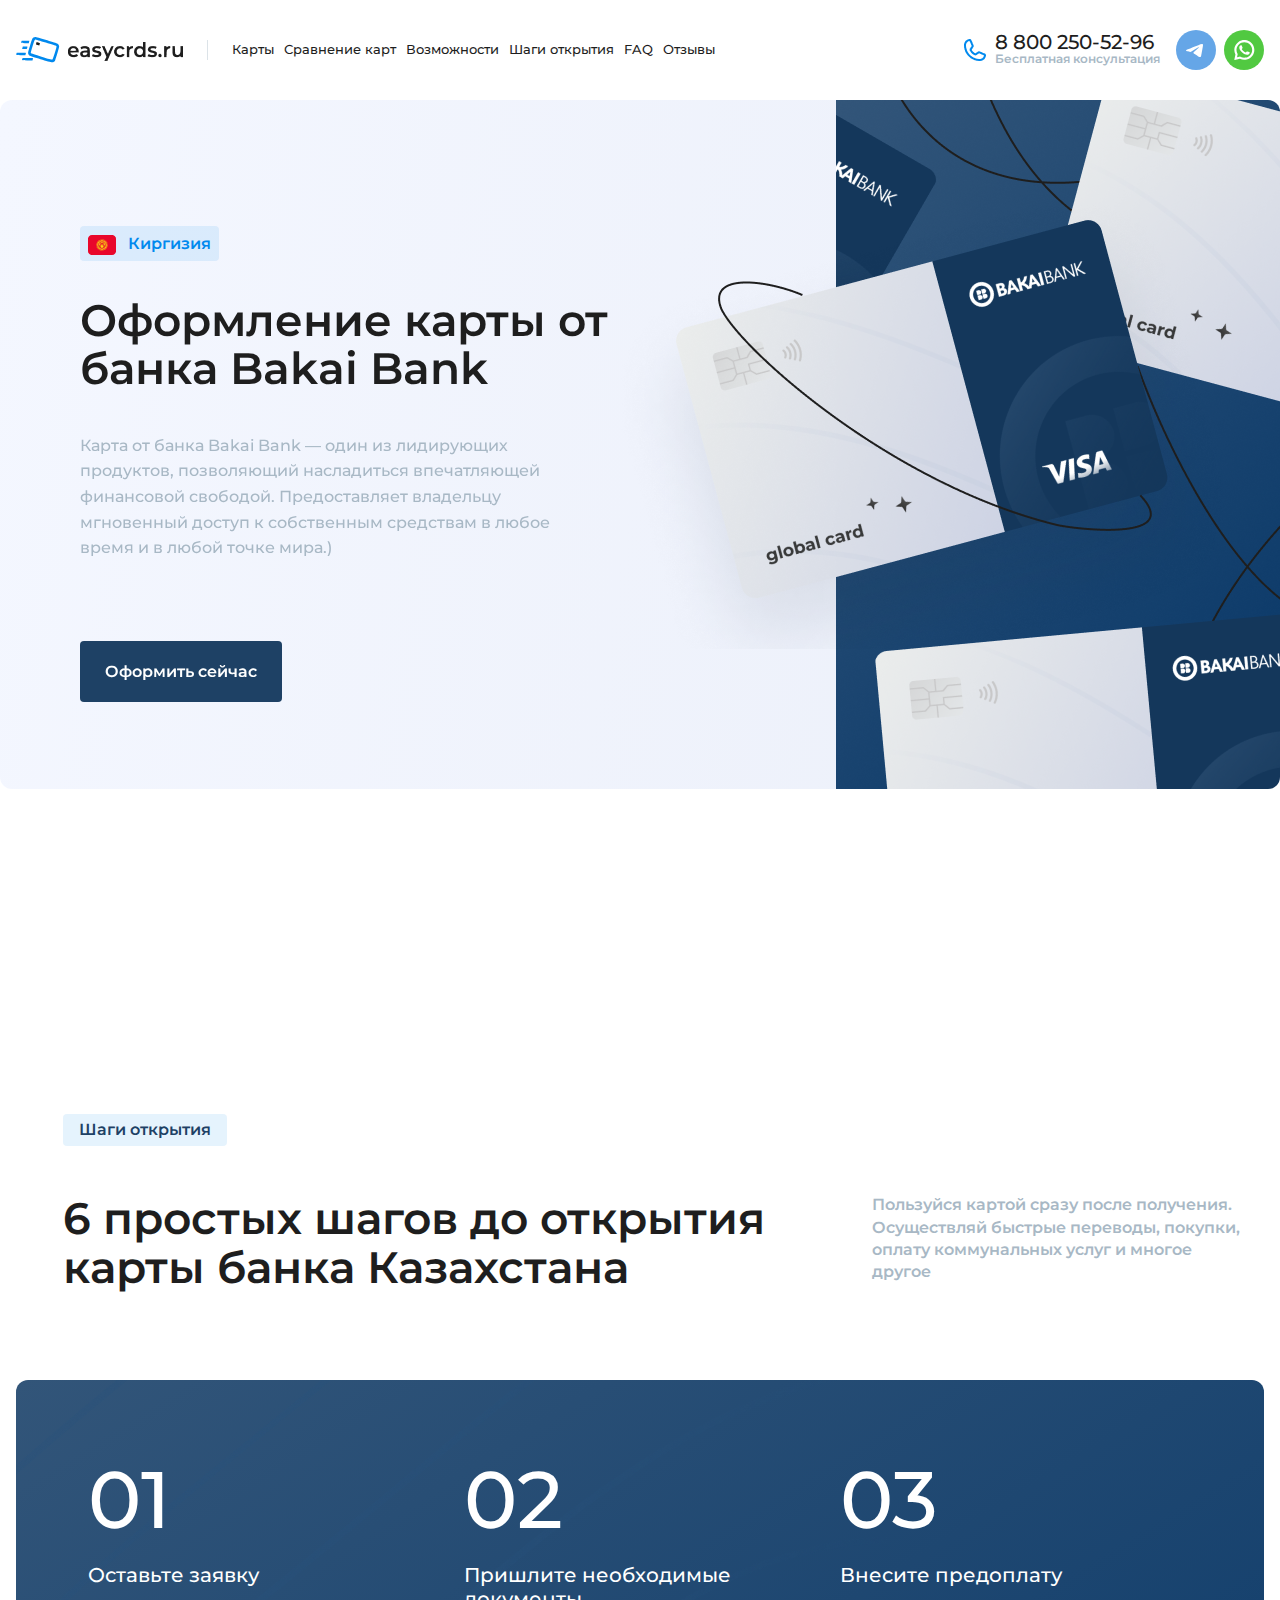
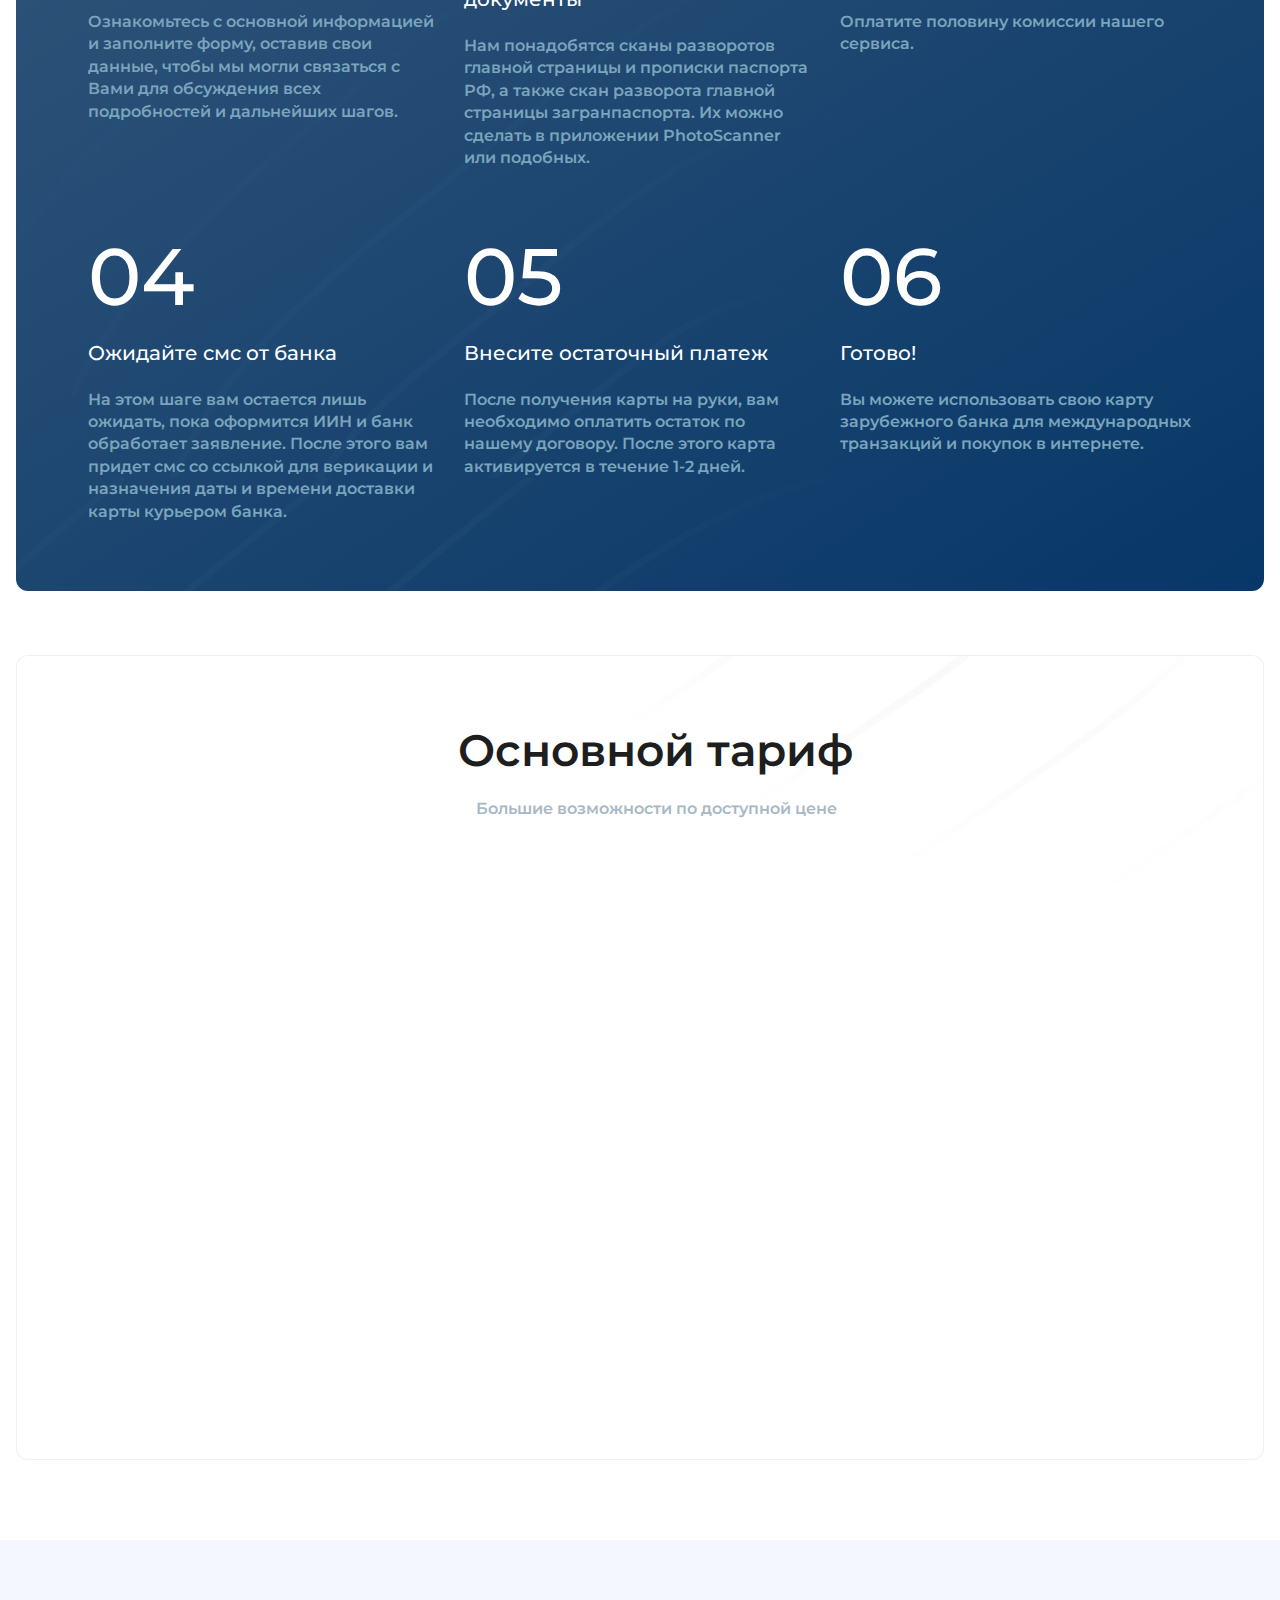
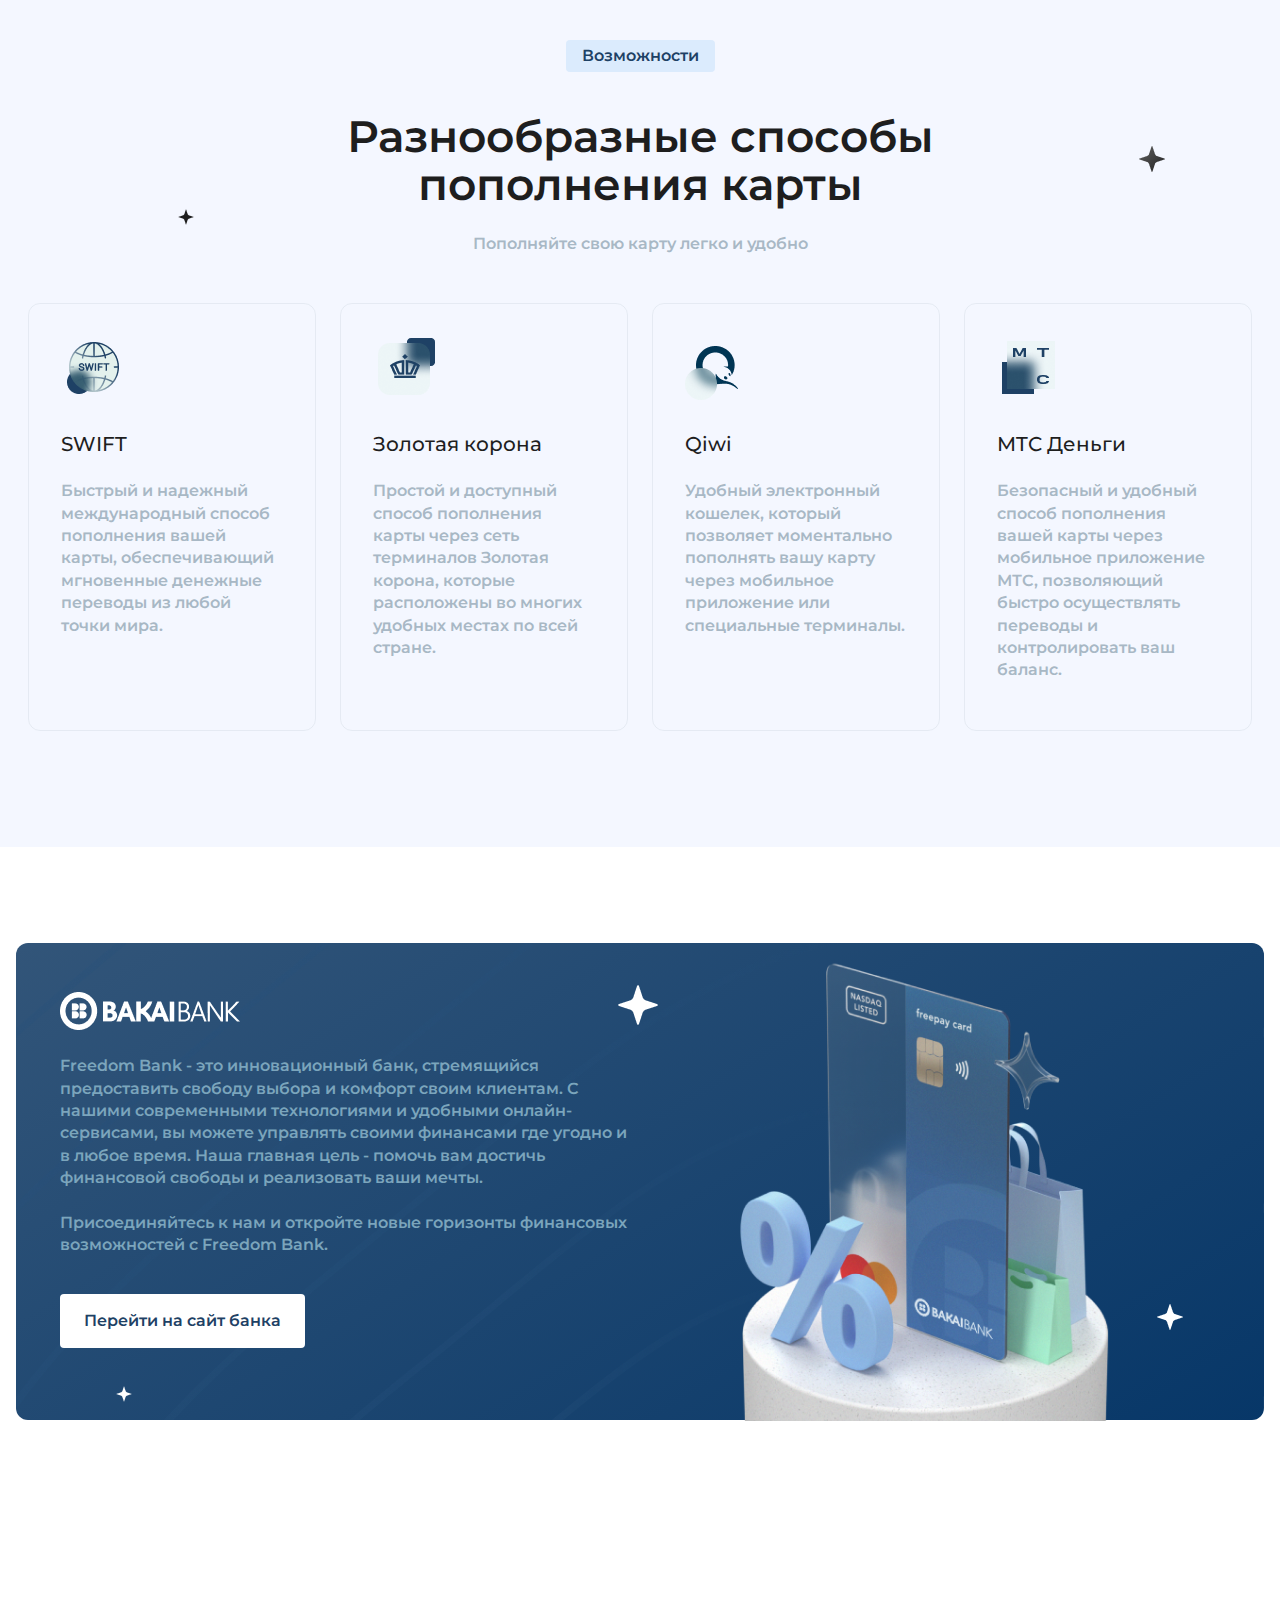
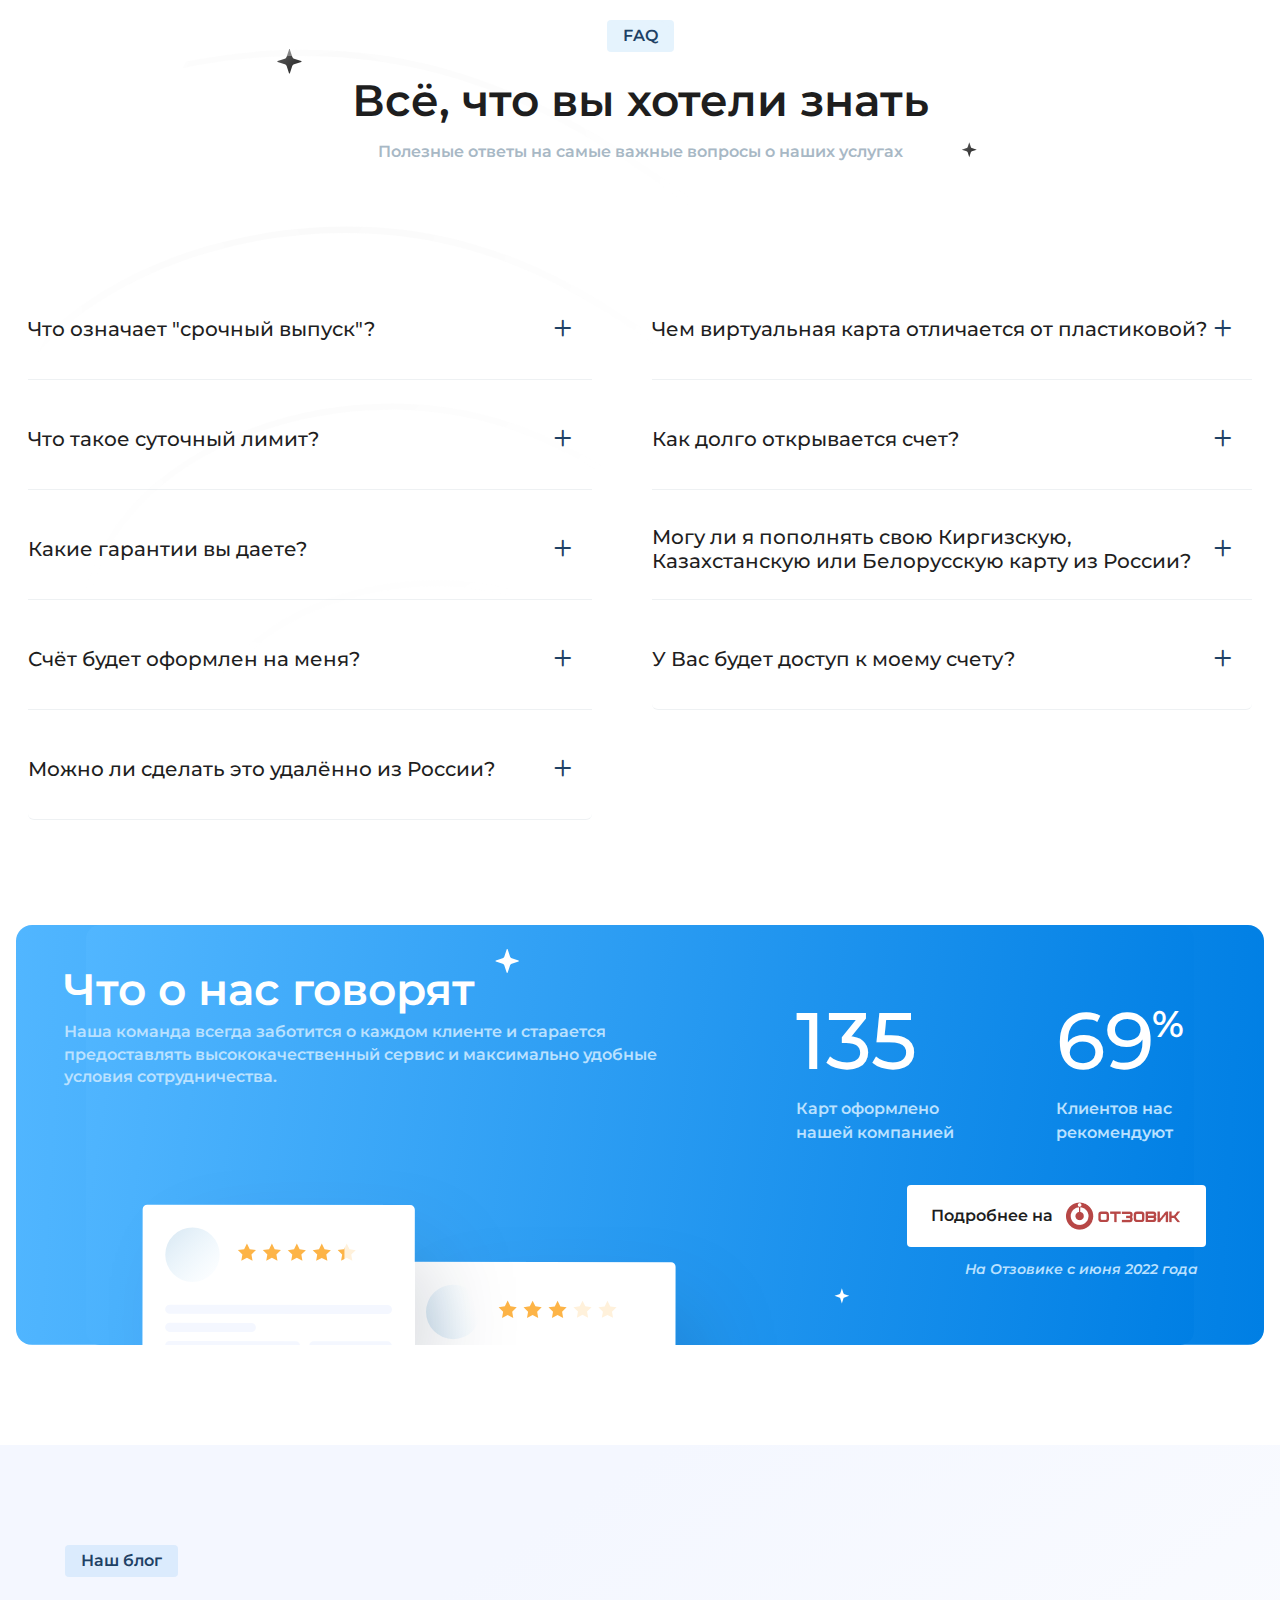
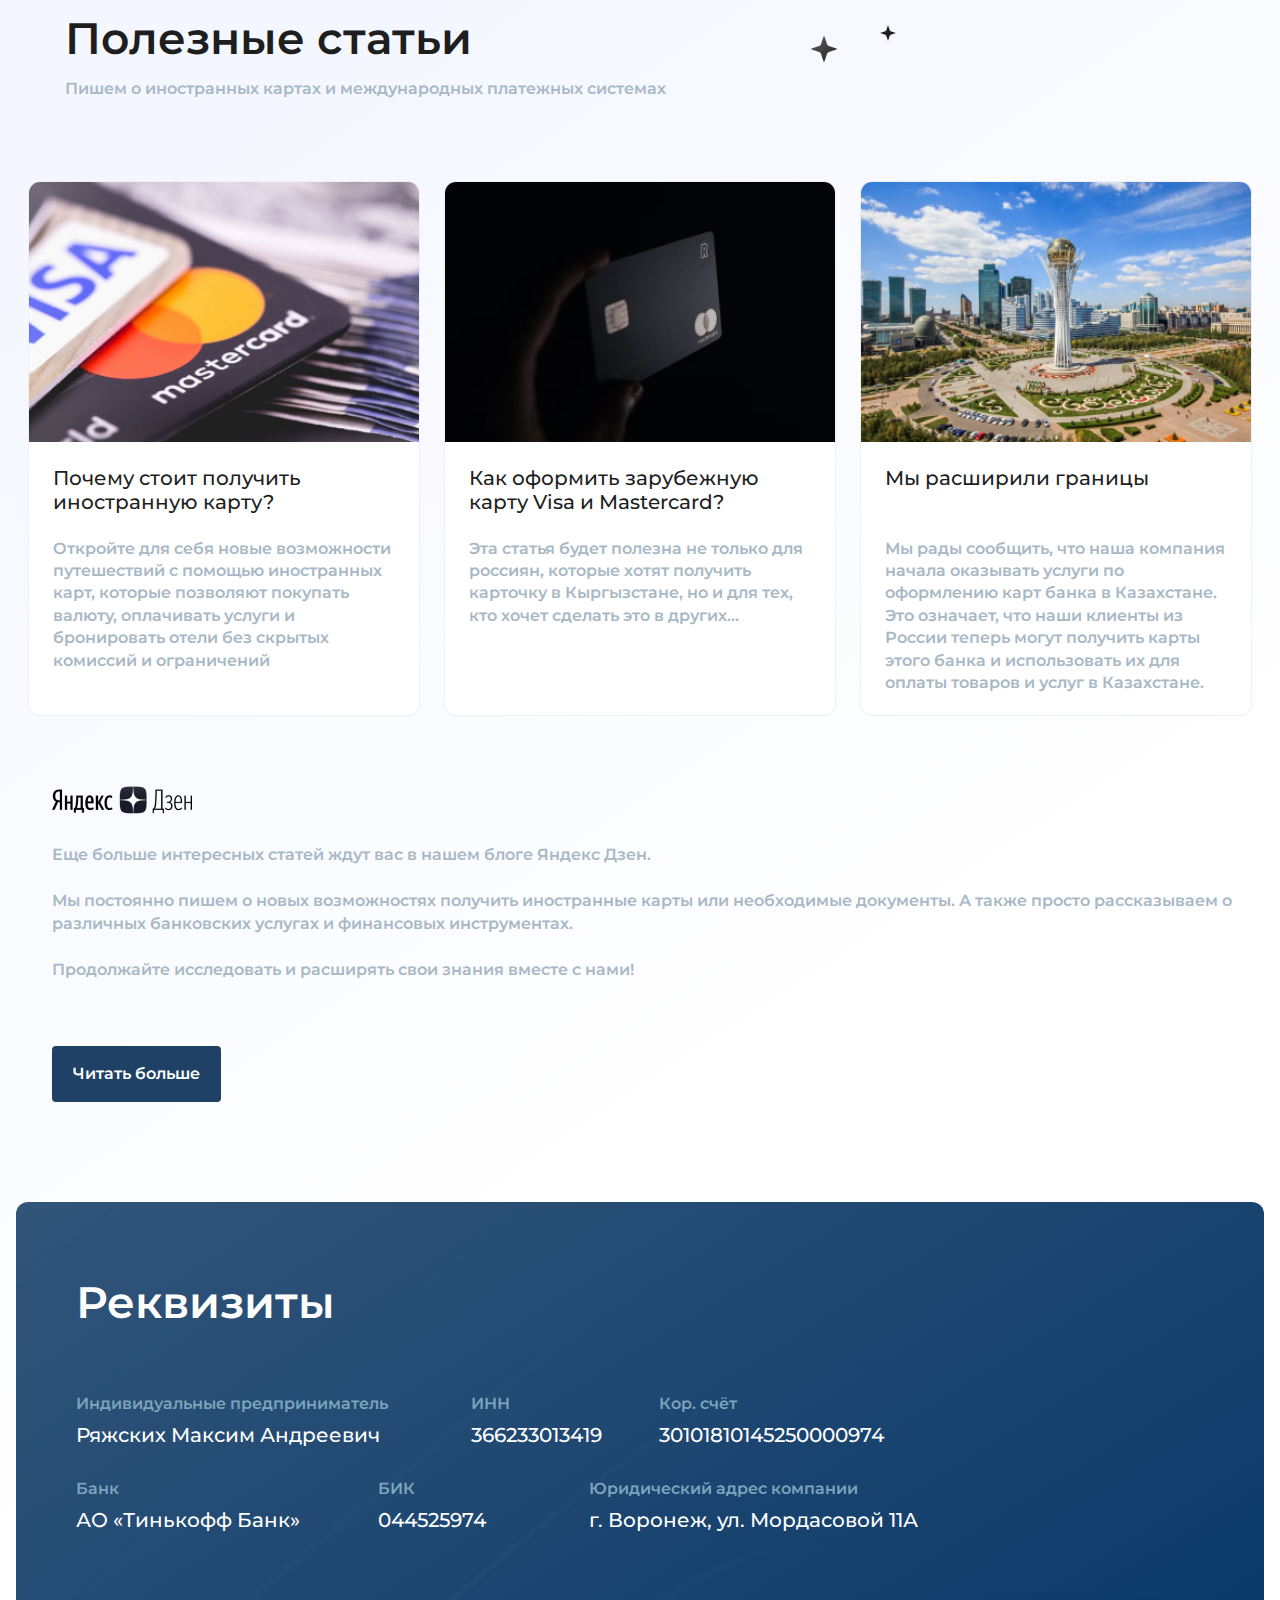
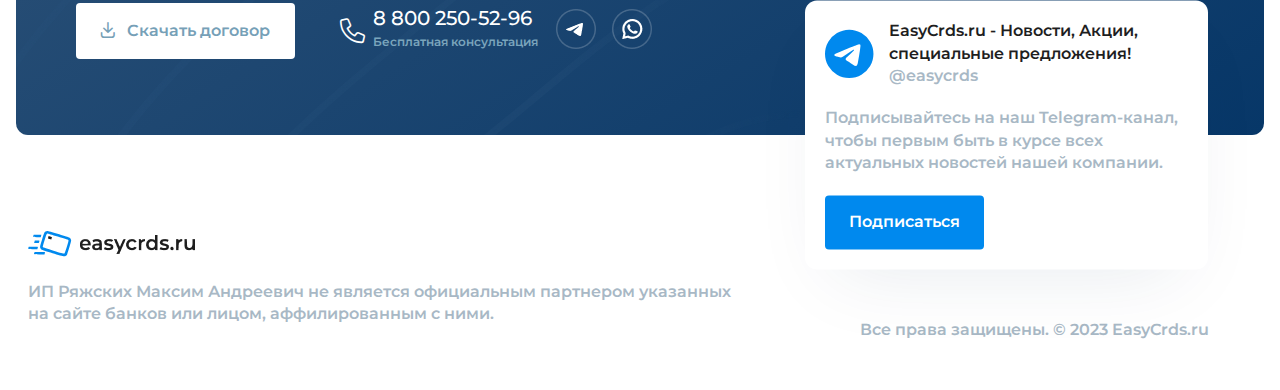
<file: bakai-card.html>
<!doctype html>
<html lang="en">
<head>
  <meta charset="UTF-8">
  <meta name="viewport"
        content="width=device-width, user-scalable=no, initial-scale=1.0, maximum-scale=1.0, minimum-scale=1.0">
  <meta http-equiv="X-UA-Compatible" content="ie=edge">
  <link rel="preconnect" href="https://fonts.googleapis.com">
  <link rel="preconnect" href="https://fonts.gstatic.com" crossorigin>
  <link href="https://fonts.googleapis.com/css2?family=Montserrat:wght@200;300;400;500;600;700&display=swap"
        rel="stylesheet">

  <!--  STYLES  -->
  <link href="css/bootstrap.min.css" rel="stylesheet">
  <link href="assets/icons/icons.css" rel="stylesheet">
  <link href="css/slick.css" rel="stylesheet" />
  <link href="css/aos.css" rel="stylesheet">
  <link href="css/style.css" rel="stylesheet">
  <link href="css/Arm.css" rel="stylesheet" >



  <script src="js/popper.min.js"></script>
  <script src="js/bootstrap.min.js"></script>
  <script src="js/jquery.min.js"></script>
  <script src="js/slick.min.js"></script>
  <script src="js/aos.js"></script>


  <title>EasyCards.Ru Bakai-card</title>
</head>
<body class="bakai-card">


<div class="overflow-hidden mb-5">
  <div class="menu">

    <div class="container menu-content">

      <div class="d-flex justify-content-start">
        <div class="logo d-flex align-items-center">
          <img src="./assets/image/wallet.svg" class="me-2" alt="">
          <a href="#">
            <img src="assets/image/logo.png" alt="">
          </a>
          <div class="gray ms-4 me-4"></div>
        </div>

        <nav class="navbar">
          <a href="#cards" class="me-4">Карты</a>
          <a href="#map-comparison" class="me-4 active">Сравнение карт</a>
          <a href="#visa-master" class="me-4">Возможности</a>
          <a href="#steps" class="me-4">Шаги открытия</a>
          <a href="#faq" class="me-4">FAQ</a>
          <a href="#reviews" class="me-4">Отзывы</a>
        </nav>
      </div>

      <div class="icons d-flex align-items-center ms-5">
        <div class="tel-block-menu">
          <img src="assets/image/Phone.png" alt="Phone" class="me-1  d-none d-md-block">
          <div class="contact mt-2 me-sm-3">
            <a href="tel:8 800 250-52-96 ">8 800 250-52-96 </a> <br>
            <span class="text-nowrap d-none d-md-block">Бесплатная консультация</span>
          </div>
        </div>
        <a href="#" class="me-2 d-none d-md-block">
          <div class="soc-site-icon tg">
            <img src="assets/image/tg.svg" alt="wp-tg" style="margin-left: -3px;">
          </div>
        </a>
        <a href="#" class=" d-none d-md-block">
          <div class="soc-site-icon whatsapp">
            <img src="assets/image/wp-app.svg" alt="wp-app">
          </div>
        </a>
      </div>

      <div id="menu-bar" class="menu-bar">
        <i class="fa-solid fa-bars-sort fa-flip-horizontal bar"></i>
        <i class="fa-regular fa-xmark fs-1"></i>
      </div>

    </div>

  </div>

  <header class="header">
    <div class="container position-relative">
      <div class="header-body">
        <span class="info-block" data-aos="zoom-in" data-aos-duration="1000">
          <img src="assets/image/flags/kyrgyzstan.png" alt="kyrgyzstan" class="me-2">
          Киргизия
        </span>
        <h1 class="header-title" data-aos="fade-right" data-aos-duration="2000">
          Оформление карты от
          банка Bakai Bank
        </h1>
        <h5 class="header-description" data-aos="fade-right" data-aos-duration="3000">
          Карта от банка Bakai Bank — один из лидирующих продуктов, позволяющий насладиться впечатляющей финансовой свободой. Предоставляет владельцу мгновенный доступ к собственным средствам в любое время и в любой точке мира.)
        </h5>
        <button class="btn btn-bakai-dark-blue"  data-aos="fade-right" data-aos-duration="3000">Оформить сейчас</button>
        <img src="assets/image/bakai-header-bg.png" alt="bakai-header-bg" class="bakai-header-bg" data-aos="fade-left" data-aos-duration="3000">
        <img src="assets/image/bakai-header-card.png" alt="bakai-header-card" class="bakai-header-card" data-aos="flip-left" data-aos-duration="3000">
      </div>
    </div>
  </header>

  <section class="guarantee">

    <div class="container guarantee-container">

      <div class="row guarantee-content justify-content-center justify-content-lg-between flex-column flex-md-row align-items-center">

        <div data-aos="fade-up" data-aos-duration="1000" class="col-12 col-md-4 guarantee-box  d-flex justify-content-center justify-content-md-start guarantee-box box">
          <div class="d-flex flex-row flex-md-column flex-lg-row align-items-center box">
            <div class="image">
              <img src="./assets/image/gurantee-icon1-bakai.png" alt="">
            </div>
            <div class="content">
              <p class="title-top">
                Оформление карты
                <br>
                <span class="c-bakai-blue bakai-card-span">без доверенности</span>
              </p>
              <p class="title">Весь процесс без лишних хлопот с документами</p>
            </div>
          </div>
        </div>
        <div data-aos="fade-up" data-aos-duration="2000" class="col-12 col-md-4 guarantee-box box2  justify-content-center justify-content-lg-between flex-column flex-md-row align-items-center ">
          <div class="d-flex flex-row flex-md-column flex-lg-row align-items-center box">
            <div class="image">
              <img src="./assets/image/gurantee-icon-2-bakai.png" alt="">
            </div>
            <div class="content">
              <p class="title-top">
                Гарантируем
                <br> <span class="c-bakai-blue bakai-card-span"> конфиденциальность</span>
              </p>
              <p class="title">Мы гарантируем полную безопасность ваших данных</p>
            </div>
          </div>
        </div>
        <div data-aos="fade-up" data-aos-duration="3000" class="col-12 col-md-4 guarantee-box box3  justify-content-center justify-content-lg-between flex-column flex-md-row align-items-center ">
          <div class="d-flex flex-row flex-md-column flex-lg-row align-items-center box">
            <div class="image">
              <img src="./assets/image/gurantee-icon-3-bakai.png" alt="">
            </div>
            <div class="content">
              <p class="title-top">
                Доставка карты
                <br>
                <span class="c-bakai-blue bakai-card-span">до двери </span>
              </p>
              <p class="title">Максимально удобно, вам не нужно никуда ходить</p>
            </div>
          </div>
        </div>

      </div>

    </div>

  </section>

  <section class="steps">

    <div class="container">
      <div class="row-steps-header">
        <button class="btn-lightblue available-btn ">Шаги открытия</button>

        <div class="row justify-content-between align-items-start mt-5">
          <div class="col-12 col-md-8 ">
            <h3 class="def-title mt-0">6 простых шагов до открытия карты банка Казахстана</h3>
          </div>
          <div class="col-12 col-md-4 sub">
            <p class="def-subtitle mt-0">
              Пользуйся картой сразу после получения. Осуществляй быстрые переводы, покупки, оплату коммунальных услуг и многое другое
            </p>
          </div>
        </div>
      </div>


      <div class="row steps-body">
        <div class="col-12 col-sm-6 col-lg-4 mb-3 mb-lg-5">
          <div class="steps-number">01</div>
          <h4 class="steps-title">Оставьте заявку</h4>
          <p class="steps-subtitle">
            Ознакомьтесь с основной информацией и заполните форму, оставив свои данные, чтобы мы могли связаться с Вами для обсуждения всех подробностей и дальнейших шагов.
          </p>
        </div>
        <div class="col-12 col-sm-6 col-lg-4 mb-3 mb-lg-5">
          <div class="steps-number">02</div>
          <h4 class="steps-title">Пришлите необходимые документы</h4>
          <p class="steps-subtitle">
            Нам понадобятся сканы разворотов главной страницы и прописки паспорта РФ, а также скан разворота главной страницы загранпаспорта. Их можно сделать в приложении PhotoScanner или подобных.
          </p>
        </div>
        <div class="col-12 col-sm-6 col-lg-4 mb-3 mb-lg-5">
          <div class="steps-number">03</div>
          <h4 class="steps-title">Внесите предоплату</h4>
          <p class="steps-subtitle">
            Оплатите половину комиссии нашего сервиса.
          </p>
        </div>
        <div class="col-12 col-sm-6 col-lg-4 mb-3 mb-lg-5">
          <div class="steps-number">04</div>
          <h4 class="steps-title">Ожидайте смс от банка</h4>
          <p class="steps-subtitle">
            На этом шаге вам остается лишь ожидать, пока оформится ИИН и банк обработает заявление. После этого вам придет смс со ссылкой для верикации и назначения даты и времени доставки карты курьером банка.
          </p>
        </div>
        <div class="col-12 col-sm-6 col-lg-4 mb-3 mb-lg-5">
          <div class="steps-number">05</div>
          <h4 class="steps-title">Внесите остаточный платеж</h4>
          <p class="steps-subtitle">
            После получения карты на руки, вам необходимо оплатить остаток по нашему договору. После этого карта активируется в течение 1-2 дней.
          </p>
        </div>
        <div class="col-12 col-sm-6 col-lg-4 mb-3 mb-lg-5">
          <div class="steps-number">06</div>
          <h4 class="steps-title">Готово!</h4>
          <p class="steps-subtitle">
            Вы можете использовать свою карту зарубежного банка для международных транзакций и покупок в интернете.
          </p>
        </div>
      </div>

    </div>

  </section>

  <section class="map-comparison mt-5">
    <div class="container map-comparison-content">
      <h3 class="map-comparison-title text-center">Основной тариф</h3>
      <p class="map-comparison-subtitle text-center mb-5">Большие возможности по доступной цене</p>

      <div class="map-comparison-table">
        <div class="table d-none d-lg-block">
          <div class="table-tr"  data-aos="zoom" data-aos-duration="1000">
            <div class="table-th left-title">Валюта депозита</div>
            <div class="table-th">
              <span class="def-subtitle">KZT, USD, EUR. RUB</span>
            </div>
            <div class="table-th text-start">Пополнение</div>
            <div class="table-th">
              <i class="fa-solid fa-circle-check c-blues"></i>
            </div>
          </div>
          <div class="table-tr" data-aos="zoom" data-aos-duration="1000">
            <div class="table-th left-title">Срок</div>
            <div class="table-td">
              <div class="map-comparison-table-item">
                <span class="map-comparison-table-item-country-name">
                  12 месяцев, автоматическая пролонгация
                </span>
              </div>
            </div>
            <div class="table-th  text-start">
              Снятие
            </div>
            <div class="table-td">
              <div class="map-comparison-table-item">
                <span class="map-comparison-table-item-country-name">Без ограничений</span>
              </div>
            </div>
          </div>
          <div class="table-tr" data-aos="zoom" data-aos-duration="1000">
            <div class="table-th left-title">Минимальная сумма вклада</div>
            <div class="table-td">
              <div class="map-comparison-table-item">
                <p class="map-comparison-table-item-title">Минимальная сумма вклада</p>
                1 ₸ / 0.1 $ / 0.1 € / 0.1 ₽
              </div>
            </div>
            <div class="table-th text-start">
              <div class="map-comparison-table-item">
                <p class="map-comparison-table-item-title">Минимальная сумма вклада</p>
              </div>
              Максимальная сумма
              депозита
            </div>
            <div class="table-td">
              <div class="map-comparison-table-item">
                <p class="map-comparison-table-item-title">Минимальная сумма вклада</p>
                До 4 млрд ₸ или эквивалент
                в другой валюте
              </div>
            </div>
          </div>
          <div class="table-tr" data-aos="zoom" data-aos-duration="1000">
            <div class="table-th left-title">
              Обслуживание депозита
            </div>
            <div class="table-td">
              <div class="map-comparison-table-item">
                <p class="map-comparison-table-item-title">Обслуживание депозита</p>
                Бесплатно
              </div>
            </div>
            <div class="table-th text-start">
              <div class="map-comparison-table-item">
                <p class="map-comparison-table-item-title">Обслуживание депозита</p>
              </div>
              Досрочное закрытие
              депозита
            </div>
            <div class="table-td">
              <div class="map-comparison-table-item">
                <p class="map-comparison-table-item-title">Обслуживание депозита</p>
                Без ограничений,
                в отделении банка
              </div>
            </div>
          </div>
          <div class="table-tr" data-aos="zoom" data-aos-duration="1000">
            <div class="table-th left-title">
              Стоимость тарифа
            </div>
            <div class="table-td">
              <div class="map-comparison-table-item">
                <p class="map-comparison-table-item-title">Стоимость тарифа</p>
                <span class="table-price mt-4" >15 000 ₽</span>
              </div>
            </div>
          </div>
        </div>


        <div class="table table-column d-block d-lg-none">
          <div class="table-tr" data-aos="zoom" data-aos-duration="1000">
            <div class="table-th left-title">Валюта депозита</div>
            <div class="table-th">
              <span class="def-subtitle">KZT, USD, EUR. RUB</span>
            </div>
          </div>
          <div class="table-tr" data-aos="zoom" data-aos-duration="1000">
            <div class="table-th left-title">Срок</div>
            <div class="table-td">
              <div class="map-comparison-table-item">
                <span class="map-comparison-table-item-country-name">
                  12 месяцев, автоматическая пролонгация
                </span>
              </div>
            </div>
          </div>
          <div class="table-tr" data-aos="zoom" data-aos-duration="1000">
            <div class="table-th left-title">Минимальная сумма вклада</div>
            <div class="table-td">
              <div class="map-comparison-table-item">
                1 ₸ / 0.1 $ / 0.1 € / 0.1 ₽
              </div>
            </div>
          </div>
          <div class="table-tr" data-aos="zoom" data-aos-duration="1000">
            <div class="table-th left-title">
              Обслуживание депозита
            </div>
            <div class="table-td">
              <div class="map-comparison-table-item">
                Бесплатно
              </div>
            </div>
          </div>
          <div class="table-tr" data-aos="zoom" data-aos-duration="1000">
            <div class="table-th left-title">Пополнение</div>
            <div class="table-th">
              <i class="fa-solid fa-circle-check c-blues"></i>
            </div>
          </div>
          <div class="table-tr" data-aos="zoom" data-aos-duration="1000">
            <div class="table-th left-title">
              Снятие
            </div>
            <div class="table-td">
              <div class="map-comparison-table-item">
                <span class="map-comparison-table-item-country-name">Без ограничений</span>
              </div>
            </div>
          </div>
          <div class="table-tr" data-aos="zoom" data-aos-duration="1000">
            <div class="table-th left-title">
              Максимальная сумма
              депозита
            </div>
            <div class="table-td">
              <div class="map-comparison-table-item">
                До 4 млрд ₸ или эквивалент
                в другой валюте
              </div>
            </div>
          </div>
          <div class="table-tr" data-aos="zoom" data-aos-duration="1000">
            <div class="table-th left-title">
              Досрочное закрытие
              депозита
            </div>
            <div class="table-td">
              <div class="map-comparison-table-item">
                Без ограничений,
                в отделении банка
              </div>
            </div>
          </div>
          <div class="table-tr" data-aos="zoom" data-aos-duration="1000">
            <div class="table-th left-title">
              Стоимость тарифа
            </div>
            <div class="table-td">
              <div class="map-comparison-table-item">
                <span class="table-price  mt-4" >15 000 ₽</span>
              </div>
            </div>
          </div>
        </div>

      </div>

      <div class="map-comparison-message"  data-aos="zoom" data-aos-duration="1000">
        Откройте новые возможности и получите максимум выгоды с нашими разнообразными тарифными планами. Выбирай оптимальный для себя!
        <button class="btn btn-bakai-dark-blue ms-5" style="min-width: 15.9375rem;">Все доступные тарифы</button>
      </div>


    </div>
  </section>


  <section class="visa-master">
    <div class="container">
      <img src="./assets/image/bakai-card-star.png" class="star1" alt="">
      <img src="./assets/image/bakai-card-star2.png" class="star2" alt="">
      <div class="content-title">
      <button class="btn-lightblue available-btn ">Возможности</button>
      <h3 class="def-title">Разнообразные способы <br>
        пополнения карты </h3>
      <p class="def-subtitle">Пополняйте свою карту легко и удобно</p>
      </div>

      <div class="row mt-5 align-items-stretch">
        <div class="col-12  col-sm-6 col-lg-3 mb-3">
          <div class="visa-master-item">
            <div>
              <img src="assets/image/bakai-card-visa-icon1.png" alt="shop">
            </div>
            <h4 class="visa-master-item-title">
              SWIFT
            </h4>
            <p class="visa-master-item-subtitle">
              Быстрый и надежный международный способ пополнения вашей карты, обеспечивающий мгновенные денежные переводы из любой точки мира.
            </p>
          </div>
        </div>
        <div class="col-12 col-sm-6 col-lg-3 mb-3">
          <div class="visa-master-item">
            <div>
              <img src="assets/image/bakai-card-visa-icon2.png" alt="shop">
            </div>
            <h4 class="visa-master-item-title">
              Золотая корона
            </h4>
            <p class="visa-master-item-subtitle">
              Простой и доступный способ пополнения карты через сеть терминалов Золотая корона, которые расположены во многих удобных местах по всей стране.
            </p>
          </div>
        </div>
        <div class="col-12 col-sm-6 col-lg-3 mb-3">
          <div class="visa-master-item">
            <div>
              <img src="assets/image/bakai-card-visa-icon3.png" alt="shop">
            </div>
            <h4 class="visa-master-item-title">
              Qiwi

            </h4>
            <p class="visa-master-item-subtitle">
              Удобный электронный кошелек, который позволяет моментально пополнять вашу карту через мобильное приложение или специальные терминалы.
            </p>
          </div>
        </div>
        <div class="col-12 col-sm-6 col-lg-3 mb-3">
          <div class="visa-master-item">
            <div>
              <img src="assets/image/bakai-card-icon4.png" alt="shop">
            </div>
            <h4 class="visa-master-item-title">
              MTC Деньги
            </h4>
            <p class="visa-master-item-subtitle">
              Безопасный и удобный способ пополнения вашей карты через мобильное приложение МТС, позволяющий быстро осуществлять переводы и контролировать ваш баланс.
            </p>
          </div>
        </div>

      </div>
    </div>
  </section>


  <section class="about-cards" >

    <div class="container about-container"  >

      <div class="content">

        <div class="content-title">
          <h2 class="heading about-heading"><img src="./assets/image/bakai-card-about-logo.png" alt=""></h2>
          <p class="title about-title">
            Freedom Bank - это инновационный банк, стремящийся <br>
            предоставить свободу выбора и комфорт своим клиентам. С <br>
            нашими современными технологиями и удобными онлайн- <br>
            сервисами, вы можете управлять своими финансами где угодно и <br>
            в любое время. Наша главная цель - помочь вам достичь <br>
            финансовой свободы и реализовать ваши мечты. <br>
            <br>
            Присоединяйтесь к нам и откройте новые горизонты финансовых <br>
            возможностей с Freedom Bank. <br>
          </p>
          <div class="buttons">
            <button class="btn-blue btn-about btn-about-white">
              Перейти на сайт банка
            </button>
          </div>
        </div>

        <div class="content-image">
          <img class="about-img-kazakhstan" src="./assets/image/bakai-card-about-img2.png" alt="">
        </div>



      </div>

    </div>

  </section>


  <section class="faq">
    <div class="container faq-body">
      <div class="d-flex justify-content-center align-items-center">
        <button class="btn-lightblue available-btn ">FAQ</button>
      </div>
      <h3 class="def-title text-center mt-4">Всё, что вы хотели знать</h3>
      <p class="def-subtitle text-center mt-3">
        Полезные ответы на самые важные вопросы о наших услугах
      </p>

      <div class="row">
        <div class="col-12 col-lg-6 pe-lg-5">
          <div class="accordion accordion-faq">
            <div class="accordion-item">
              <h2 class="accordion-header">
                <button class="accordion-button collapsed" type="button" data-bs-toggle="collapse"
                        data-bs-target="#panelsStayOpen-collapseOne" aria-expanded="false"
                        aria-controls="panelsStayOpen-collapseOne">
                  Что означает "срочный выпуск"?
                  <i class="fa-regular fa-minus c-blue"></i>
                  <i class="fa-regular fa-plus c-blue"></i>
                </button>
              </h2>
              <div id="panelsStayOpen-collapseOne" class="accordion-collapse collapse">
                <div class="accordion-body">
                  Сроки выпуска карты в самих банках Киргизии обычно варьируются от 7 до 14 дней. Воспользовавшись услугой срочного выпуска, это время уменьшается до 2-3 дней. Уточняйте подробности в подержке на сайте.
                </div>
              </div>
            </div>
            <div class="accordion-item">
              <h2 class="accordion-header">
                <button class="accordion-button collapsed" type="button" data-bs-toggle="collapse"
                        data-bs-target="#panelsStayOpen-1" aria-expanded="false"
                        aria-controls="panelsStayOpen-1">
                  Что такое суточный лимит?
                  <i class="fa-regular fa-minus c-blue"></i>
                  <i class="fa-regular fa-plus c-blue"></i>
                </button>
              </h2>
              <div id="panelsStayOpen-1" class="accordion-collapse collapse">
                <div class="accordion-body">
                  Сроки выпуска карты в самих банках Киргизии обычно варьируются от 7 до 14 дней. Воспользовавшись услугой срочного выпуска, это время уменьшается до 2-3 дней. Уточняйте подробности в подержке на сайте.
                </div>
              </div>
            </div>
            <div class="accordion-item">
              <h2 class="accordion-header">
                <button class="accordion-button collapsed" type="button" data-bs-toggle="collapse"
                        data-bs-target="#panelsStayOpen-2" aria-expanded="false"
                        aria-controls="panelsStayOpen-2">
                  Какие гарантии вы даете?
                  <i class="fa-regular fa-minus c-blue"></i>
                  <i class="fa-regular fa-plus c-blue"></i>
                </button>
              </h2>
              <div id="panelsStayOpen-2" class="accordion-collapse collapse">
                <div class="accordion-body">
                  Сроки выпуска карты в самих банках Киргизии обычно варьируются от 7 до 14 дней. Воспользовавшись услугой срочного выпуска, это время уменьшается до 2-3 дней. Уточняйте подробности в подержке на сайте.
                </div>
              </div>
            </div>
            <div class="accordion-item">
              <h2 class="accordion-header">
                <button class="accordion-button collapsed" type="button" data-bs-toggle="collapse"
                        data-bs-target="#panelsStayOpen-3" aria-expanded="false"
                        aria-controls="panelsStayOpen-3">
                  Счёт будет оформлен на меня?
                  <i class="fa-regular fa-minus c-blue"></i>
                  <i class="fa-regular fa-plus c-blue"></i>
                </button>
              </h2>
              <div id="panelsStayOpen-3" class="accordion-collapse collapse">
                <div class="accordion-body">
                  Сроки выпуска карты в самих банках Киргизии обычно варьируются от 7 до 14 дней. Воспользовавшись услугой срочного выпуска, это время уменьшается до 2-3 дней. Уточняйте подробности в подержке на сайте.
                </div>
              </div>
            </div>
            <div class="accordion-item">
              <h2 class="accordion-header">
                <button class="accordion-button collapsed" type="button" data-bs-toggle="collapse"
                        data-bs-target="#panelsStayOpen-4" aria-expanded="false"
                        aria-controls="panelsStayOpen-4">
                  Можно ли сделать это удалённо из России?
                  <i class="fa-regular fa-minus c-blue"></i>
                  <i class="fa-regular fa-plus c-blue"></i>
                </button>
              </h2>
              <div id="panelsStayOpen-4" class="accordion-collapse collapse">
                <div class="accordion-body">
                  Сроки выпуска карты в самих банках Киргизии обычно варьируются от 7 до 14 дней. Воспользовавшись услугой срочного выпуска, это время уменьшается до 2-3 дней. Уточняйте подробности в подержке на сайте.
                </div>
              </div>
            </div>

          </div>
        </div>

        <div class="col-12 col-lg-6">
          <div class="accordion accordion-faq">
            <div class="accordion-item">
              <h2 class="accordion-header">
                <button class="accordion-button collapsed" type="button" data-bs-toggle="collapse"
                        data-bs-target="#panelsStayOpen-6" aria-expanded="false"
                        aria-controls="panelsStayOpen-6">
                  Чем виртуальная карта отличается от пластиковой?
                  <i class="fa-regular fa-minus c-blue"></i>
                  <i class="fa-regular fa-plus c-blue"></i>
                </button>
              </h2>
              <div id="panelsStayOpen-6" class="accordion-collapse collapse">
                <div class="accordion-body">
                  Сроки выпуска карты в самих банках Киргизии обычно варьируются от 7 до 14 дней. Воспользовавшись услугой срочного выпуска, это время уменьшается до 2-3 дней. Уточняйте подробности в подержке на сайте.
                </div>
              </div>
            </div>
            <div class="accordion-item">
              <h2 class="accordion-header">
                <button class="accordion-button collapsed" type="button" data-bs-toggle="collapse"
                        data-bs-target="#panelsStayOpen-7" aria-expanded="false"
                        aria-controls="panelsStayOpen-7">
                  Как долго открывается счет?
                  <i class="fa-regular fa-minus c-blue"></i>
                  <i class="fa-regular fa-plus c-blue"></i>
                </button>
              </h2>
              <div id="panelsStayOpen-7" class="accordion-collapse collapse">
                <div class="accordion-body">
                  Сроки выпуска карты в самих банках Киргизии обычно варьируются от 7 до 14 дней. Воспользовавшись услугой срочного выпуска, это время уменьшается до 2-3 дней. Уточняйте подробности в подержке на сайте.
                </div>
              </div>
            </div>
            <div class="accordion-item">
              <h2 class="accordion-header">
                <button class="accordion-button collapsed" type="button" data-bs-toggle="collapse"
                        data-bs-target="#panelsStayOpen-8" aria-expanded="false"
                        aria-controls="panelsStayOpen-8">
                  Могу ли я пополнять свою Киргизскую, Казахстанскую или Белорусскую карту из России?
                  <i class="fa-regular fa-minus c-blue"></i>
                  <i class="fa-regular fa-plus c-blue"></i>
                </button>
              </h2>
              <div id="panelsStayOpen-8" class="accordion-collapse collapse">
                <div class="accordion-body">
                  Сроки выпуска карты в самих банках Киргизии обычно варьируются от 7 до 14 дней. Воспользовавшись услугой срочного выпуска, это время уменьшается до 2-3 дней. Уточняйте подробности в подержке на сайте.
                </div>
              </div>
            </div>
            <div class="accordion-item">
              <h2 class="accordion-header">
                <button class="accordion-button collapsed" type="button" data-bs-toggle="collapse"
                        data-bs-target="#panelsStayOpen-9" aria-expanded="false"
                        aria-controls="panelsStayOpen-9">
                  У Вас будет доступ к моему счету?
                  <i class="fa-regular fa-minus c-blue"></i>
                  <i class="fa-regular fa-plus c-blue"></i>
                </button>
              </h2>
              <div id="panelsStayOpen-9" class="accordion-collapse collapse">
                <div class="accordion-body">
                  Сроки выпуска карты в самих банках Киргизии обычно варьируются от 7 до 14 дней. Воспользовавшись услугой срочного выпуска, это время уменьшается до 2-3 дней. Уточняйте подробности в подержке на сайте.
                </div>
              </div>
            </div>


          </div>
        </div>
      </div>
    </div>
  </section>


  <section class="users" >

    <div class="container users-container ">


      <div class="content">

        <div class="content-title users-content-title">
          <h2 class="heading users-heading" >Что о нас говорят</h2>
          <p class="title users-title" >Наша команда всегда заботится о каждом клиенте и старается предоставлять высококачественный сервис и максимально удобные условия сотрудничества.</p>
        </div>

        <div class="content-title2">
          <div class="box">
            <h2>135</h2>
            <span>Карт оформлено
              нашей компанией</span>
          </div>
          <div class="box">
            <h2>69<span>%</span></h2>
            <span>Клиентов нас <br>рекомендуют</span>
          </div>
        </div>

      </div>

      <div class="button">
        <div>
          <button class="btn-blue btn-users d-flex justify-content-center align-items-center" >
            Подробнее на
            <img src="./assets/image/users-btn.png" alt="#">
          </button>
          <p>На Отзовике с июня 2022 года</p>
        </div>
      </div>


    </div>


  </section>


  <div class="footer-bg">

    <img src="assets/image/dark-star.png" alt="dark-star" class="footer-bg-stars">

    <section class="blog">
      <div class="container">
        <div class="footer-heading">
        <button class="btn-lightblue available-btn  ms-4">Наш блог</button>
        <h3 class="def-title ms-4 mb-0">Полезные статьи</h3>
        <p class="def-subtitle ms-4 mb-0 mb-sm-3">
          Пишем о иностранных картах и международных платежных системах
        </p>
        </div>
        <div class="row align-items-stretch mt-80">
          <div class="col-12 col-md-6 col-lg-4 mb-3">
            <div class="blog-item">
              <div class="blog-item-img" style="background-image: url(assets/image/blog-visa-master.png)"></div>
              <div class="blog-item-body">
                <h4 class="blog-item-title">Почему стоит получить иностранную карту?</h4>
                <p class="blog-item-description">
                  Откройте для себя новые возможности путешествий с помощью иностранных карт, которые позволяют покупать валюту, оплачивать услуги и бронировать отели без скрытых комиссий и ограничений
                </p>
                <a href="#" class="mt-4 d-block">
                  <button class="btn-blue me-2">Читать на Яндекс Дзен</button>
                </a>
              </div>
            </div>
          </div>

          <div class="col-12 col-md-6 col-lg-4 mb-3">
            <div class="blog-item">
              <div class="blog-item-img" style="background-image: url(assets/image/blok-car.png)"></div>
              <div class="blog-item-body">
                <h4 class="blog-item-title">Как оформить зарубежную карту Visa и Mastercard?</h4>
                <p class="blog-item-description">
                  Эта статья будет полезна не только для россиян, которые хотят получить карточку в Кыргызстане, но и для тех, кто хочет сделать это в других...
                </p>
                <a href="#" class="mt-4 d-block">
                  <button class="btn-blue me-2">Читать на Яндекс Дзен</button>
                </a>
              </div>
            </div>
          </div>

          <div class="col-12 col-md-4  mb-3 d-block d-md-none d-lg-block">
            <div class="blog-item">
              <div class="blog-item-img" style="background-image: url(assets/image/blog-country.png)"></div>
              <div class="blog-item-body">
                <h4 class="blog-item-title">Мы расширили границы</h4>
                <p class="blog-item-description">
                  Мы рады сообщить, что наша компания начала оказывать услуги по оформлению карт банка в Казахстане. Это означает, что наши клиенты из России теперь могут получить карты этого банка и использовать их для оплаты товаров и услуг в Казахстане.
                </p>
                <a href="#" class="mt-4 d-block">
                  <button class="btn-blue me-2">Читать на Яндекс Дзен</button>
                </a>
              </div>
            </div>
          </div>

        </div>
      </div>
    </section>

    <section class="yandex-dzen mt-5">
      <div class="container">
        <div class="ms-4">
          <img src="assets/image/yandex-dzen.png" alt="yandex-dzen">
        </div>
        <p class="def-subtitle ms-4">
          Еще больше интересных статей ждут вас в нашем блоге Яндекс Дзен.
        </p>
        <p class="def-subtitle ms-4">
          Мы постоянно пишем о новых возможностях получить иностранные карты или необходимые документы. А также просто рассказываем
          о различных банковских услугах и финансовых инструментах.
        </p>
        <p class="def-subtitle ms-4">
          Продолжайте исследовать и расширять свои знания вместе с нами!
        </p>
        <button class="btn btn-blue-dark mt-5 ms-4">Читать больше</button>
      </div>
    </section>

    <section class="steps pt-0">

      <div class="container px-0">

        <div class="steps-body requisites">
          <h2 class="requisites-title">Реквизиты</h2>

          <div class="requisites-item item-1">
            <p class="requisites-name bakai-name">Индивидуальные предприниматель</p>
            <p class="requisites-info">Ряжских Максим Андреевич</p>
          </div>
          <div class="requisites-item item-2">
            <p class="requisites-name bakai-name">ИНН</p>
            <p class="requisites-info">366233013419</p>
          </div>
          <div class="requisites-item item-3">
            <p class="requisites-name bakai-name">Банк</p>
            <p class="requisites-info">АО «Тинькофф Банк»</p>
          </div>
          <div class="requisites-item item-4">
            <p class="requisites-name bakai-name">БИК</p>
            <p class="requisites-info">044525974</p>
          </div>
          <div class="requisites-item item-5">
            <p class="requisites-name bakai-name">Кор. счёт</p>
            <p class="requisites-info">30101810145250000974</p>
          </div>
          <div class="requisites-item item-6">
            <p class="requisites-name bakai-name">Юридический адрес компании</p>
            <p class="requisites-info">г. Воронеж, ул. Мордасовой 11А</p>
          </div>


          <div class="requisites-item item-7">
            <button class="btn btn-white w-auto btn-about-white">
              <i class="fa-regular fa-arrow-down-to-bracket me-2"></i>
              Скачать договор
            </button>
          </div>

          <div class="requisites-item item-8 call-footer">
            <div class="d-flex justify-content-start align-items-md-center align-items-sm-start align-items-center flex-row flex-sm-column flex-md-row">
              <div class="d-flex justify-content-start align-items-center">
                <i class="fa-light fa-phone icon-call-white"></i>
                <div class="me-2">
                  <a href="tel:8 800 250-52-96" class="free-call-number">8 800 250-52-96</a>
                  <p class="free-call-text bakai-name">Бесплатная консультация</p>
                </div>
              </div>
              <div class="d-flex justify-content-center align-items-center requisites-socsites mt-sm-2 mt-lg-0">
                <a href="#" class="me-3">
                  <img src="assets/image/tg-btn-2.png" alt="Telegram">
                </a>
                <a href="#">
                  <img src="assets/image/whp-btn-2.png" alt="WhatsApp">
                </a>
              </div>
            </div>
          </div>

          <div class="requisites-tg">
            <div class="d-flex justify-content-start align-items-center">
              <i class="fa-brands fa-telegram me-3"></i>
              <div>
                <p class="requisites-tg-title">EasyCrds.ru - Новости, Акции, специальные предложения!</p>
                <p class="requisites-tg-nickname">@easycrds</p>
              </div>
            </div>
            <div class="requisites-tg-text">
              Подписывайтесь на наш Telegram-канал, чтобы первым быть в курсе всех актуальных новостей нашей компании.
            </div>
            <button class="btn-blue me-2">Подписаться</button>
          </div>

        </div>

      </div>

    </section>


    <footer>
      <div class="container">
        <div class="row justify-content-between align-items-end">
          <div class="col-12 col-xl-7 text-center text-lg-start">
            <div class="logo d-flex align-items-center justify-content-center justify-content-lg-start">
              <img src="./assets/image/wallet.svg" class="me-2" alt="">
              <a href="#">
                <img src="assets/image/logo.png" alt="">
              </a>
              <div class="gray ms-4 me-4"></div>
            </div>

            <p class="def-subtitle">
              ИП Ряжских Максим Андреевич не является официальным партнером указанных на сайте банков или лицом, аффилированным с ними.
            </p>
          </div>
          <div class="col-12 col-xl-4">
            <p class="def-subtitle mb-0 text-center text-lg-start">
              Все права защищены. © 2023 EasyCrds.ru
            </p>
          </div>
        </div>
      </div>
    </footer>

  </div>

</div>

<script src="js/script.js"></script>
</body>
</html>
</file>
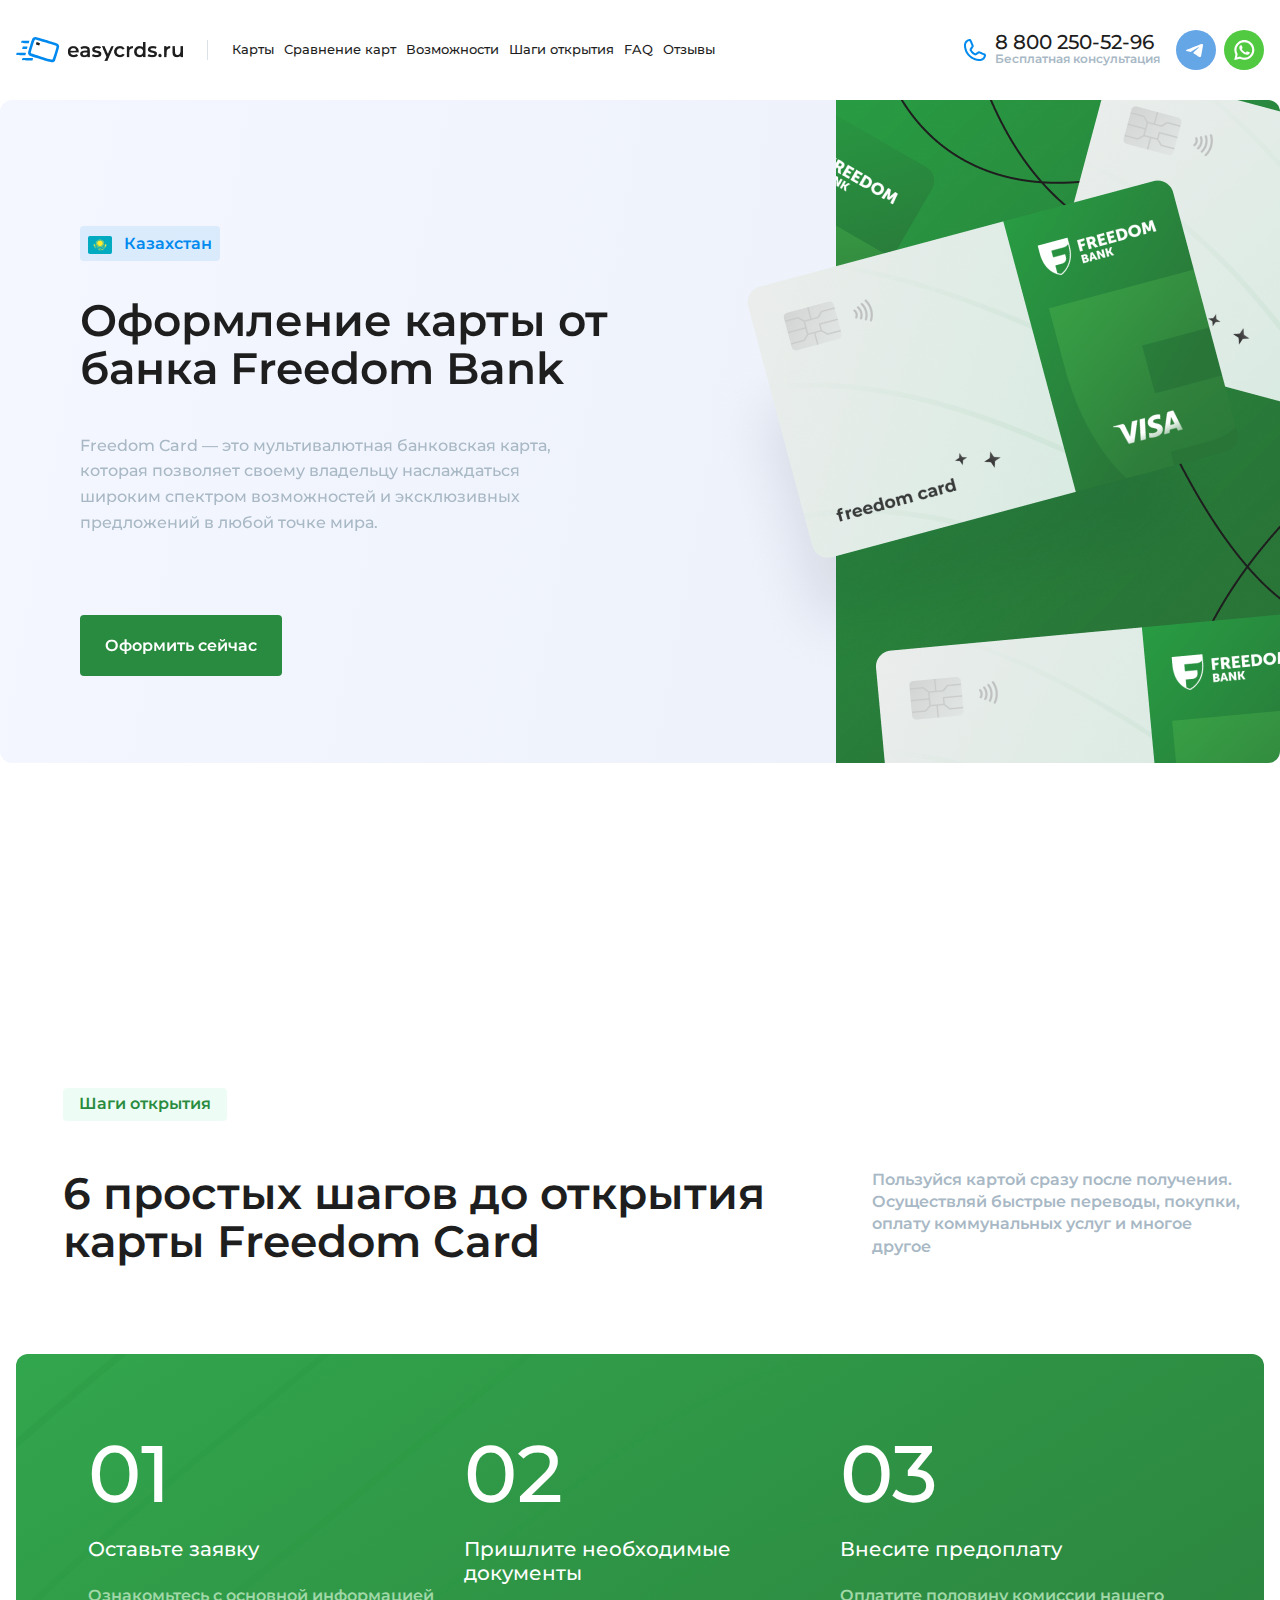
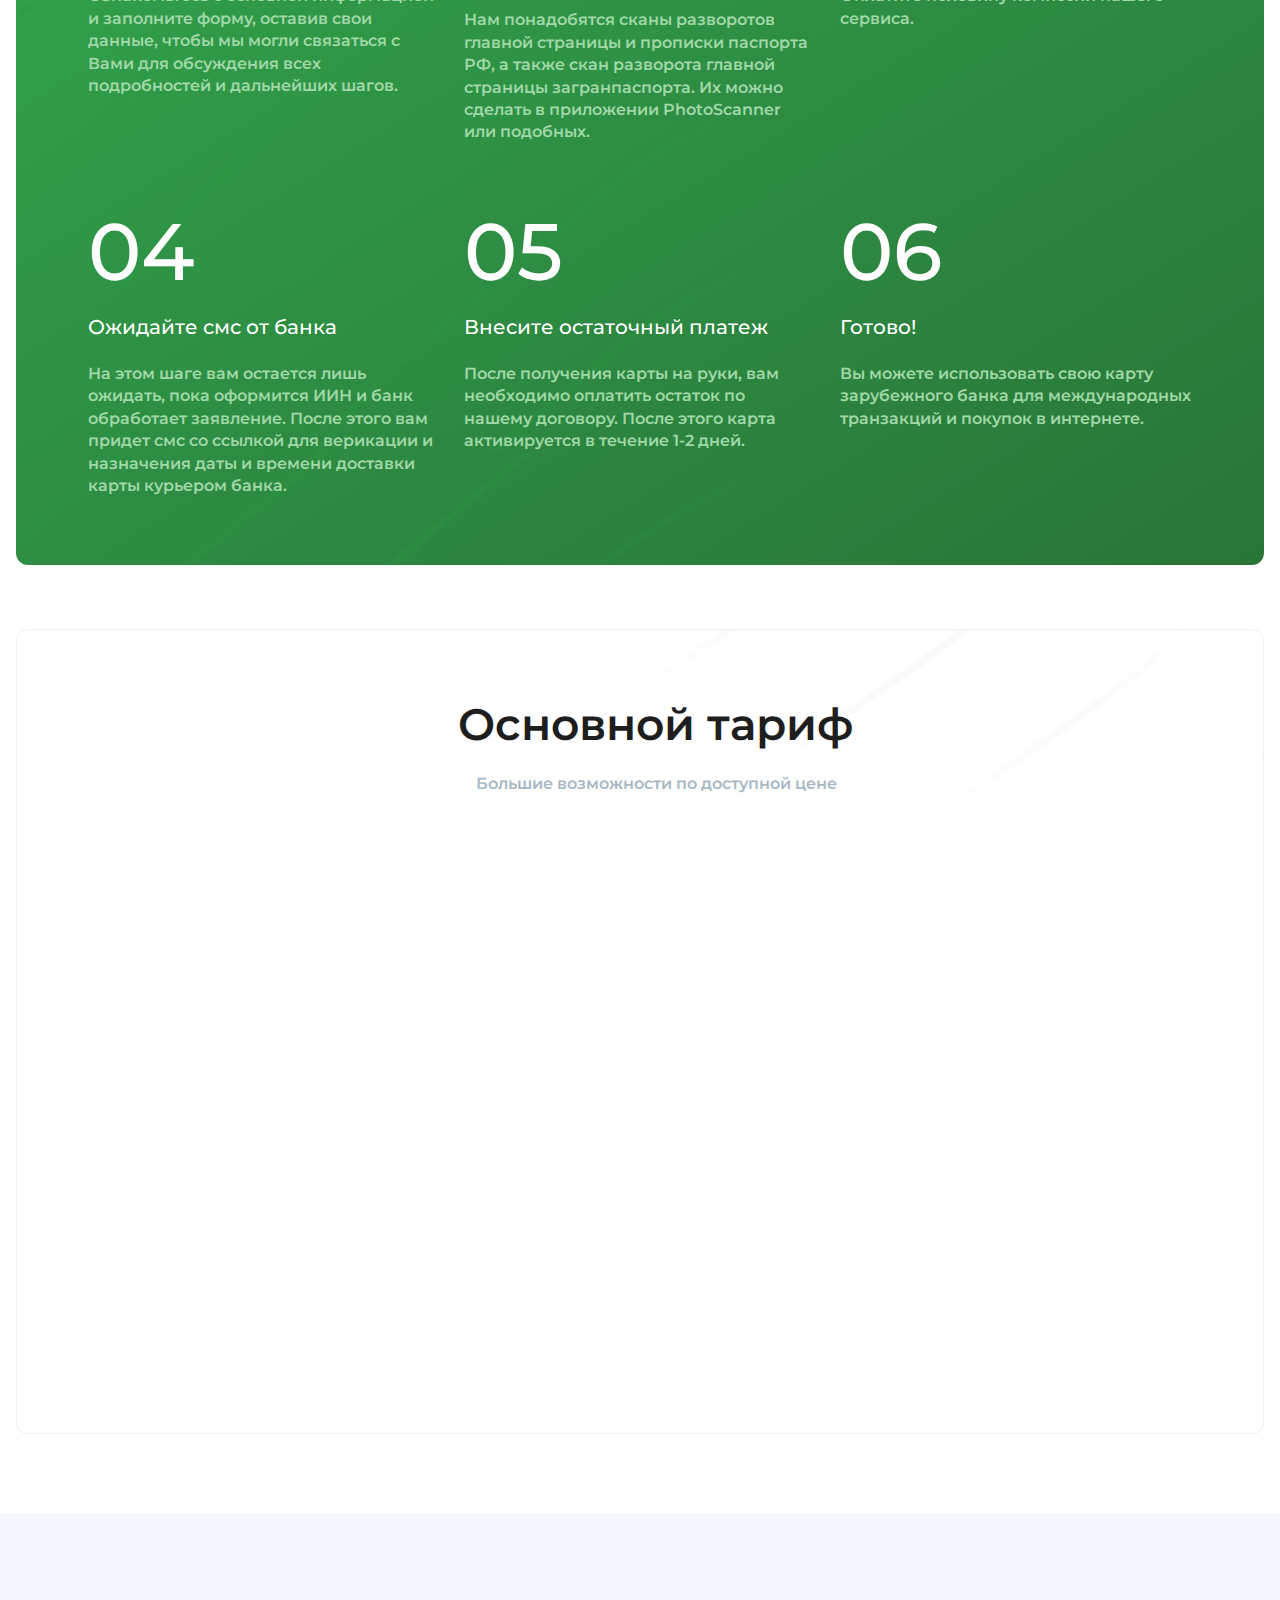
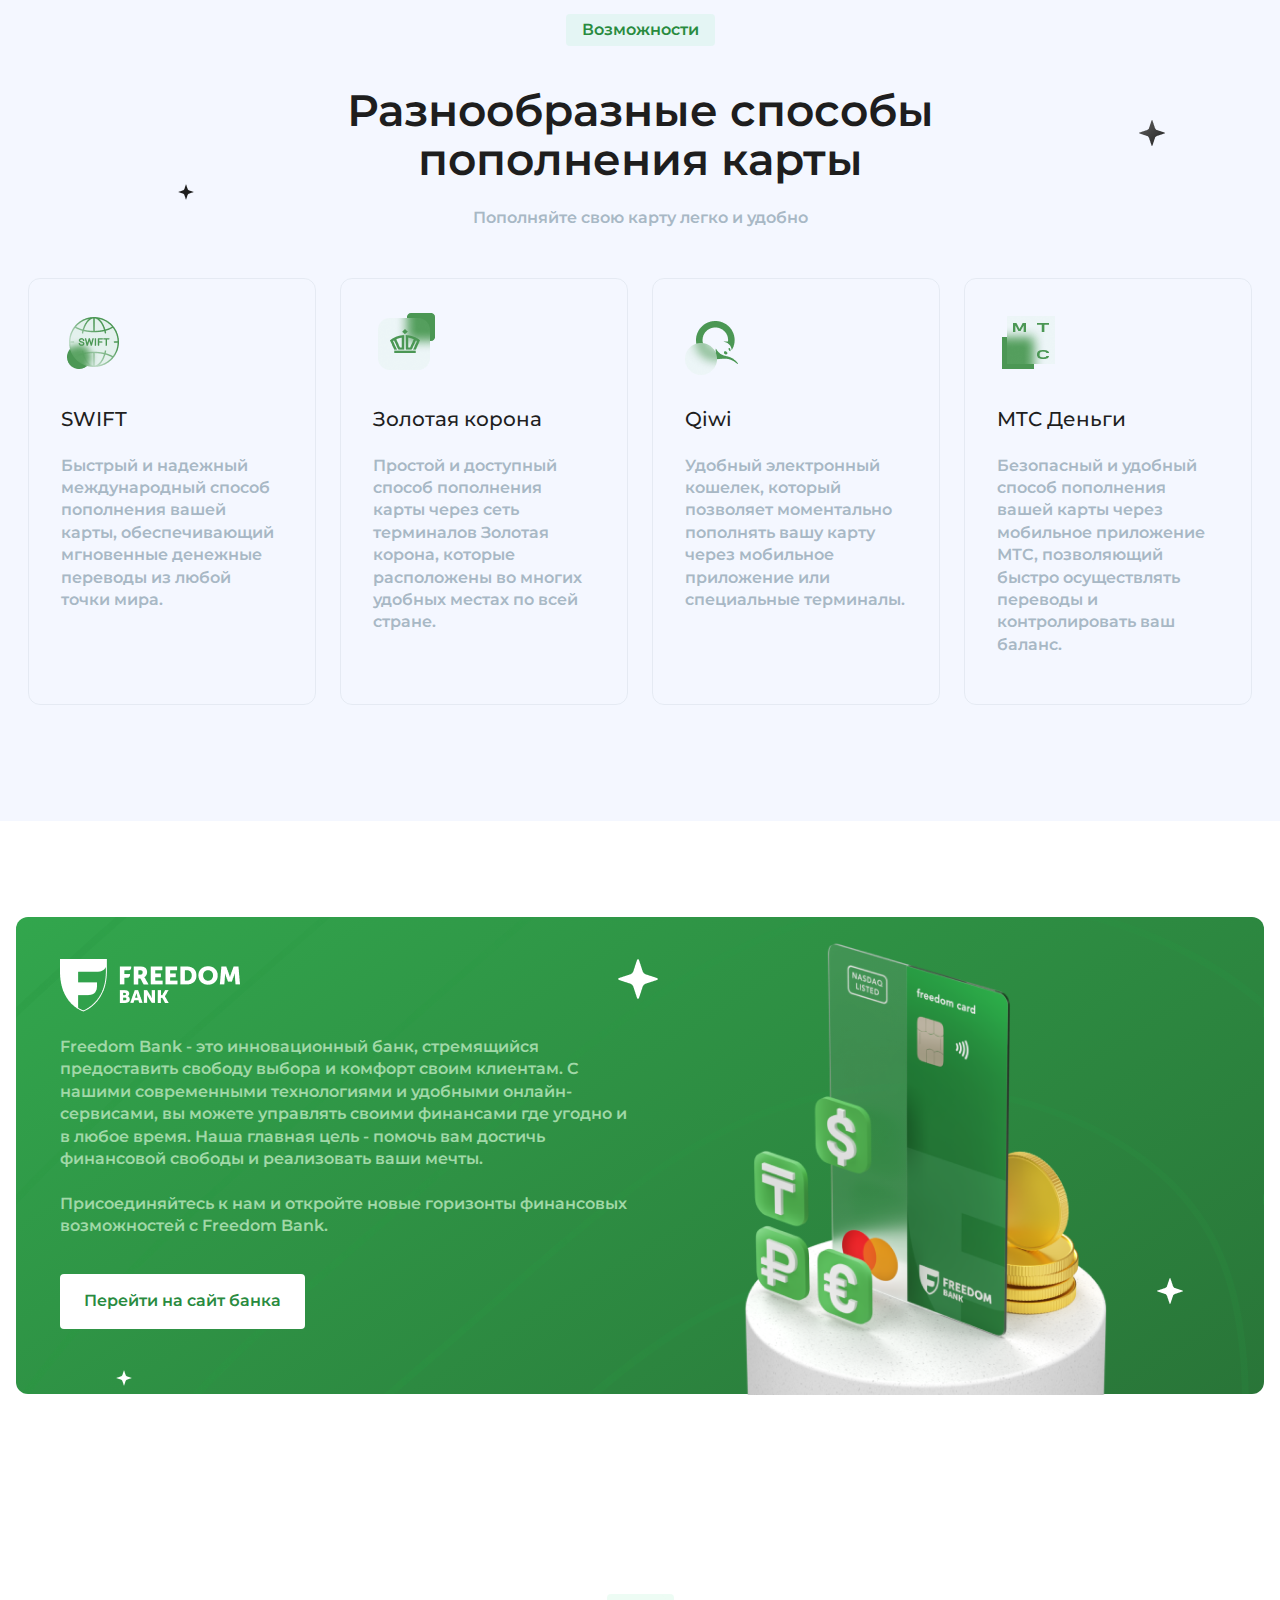
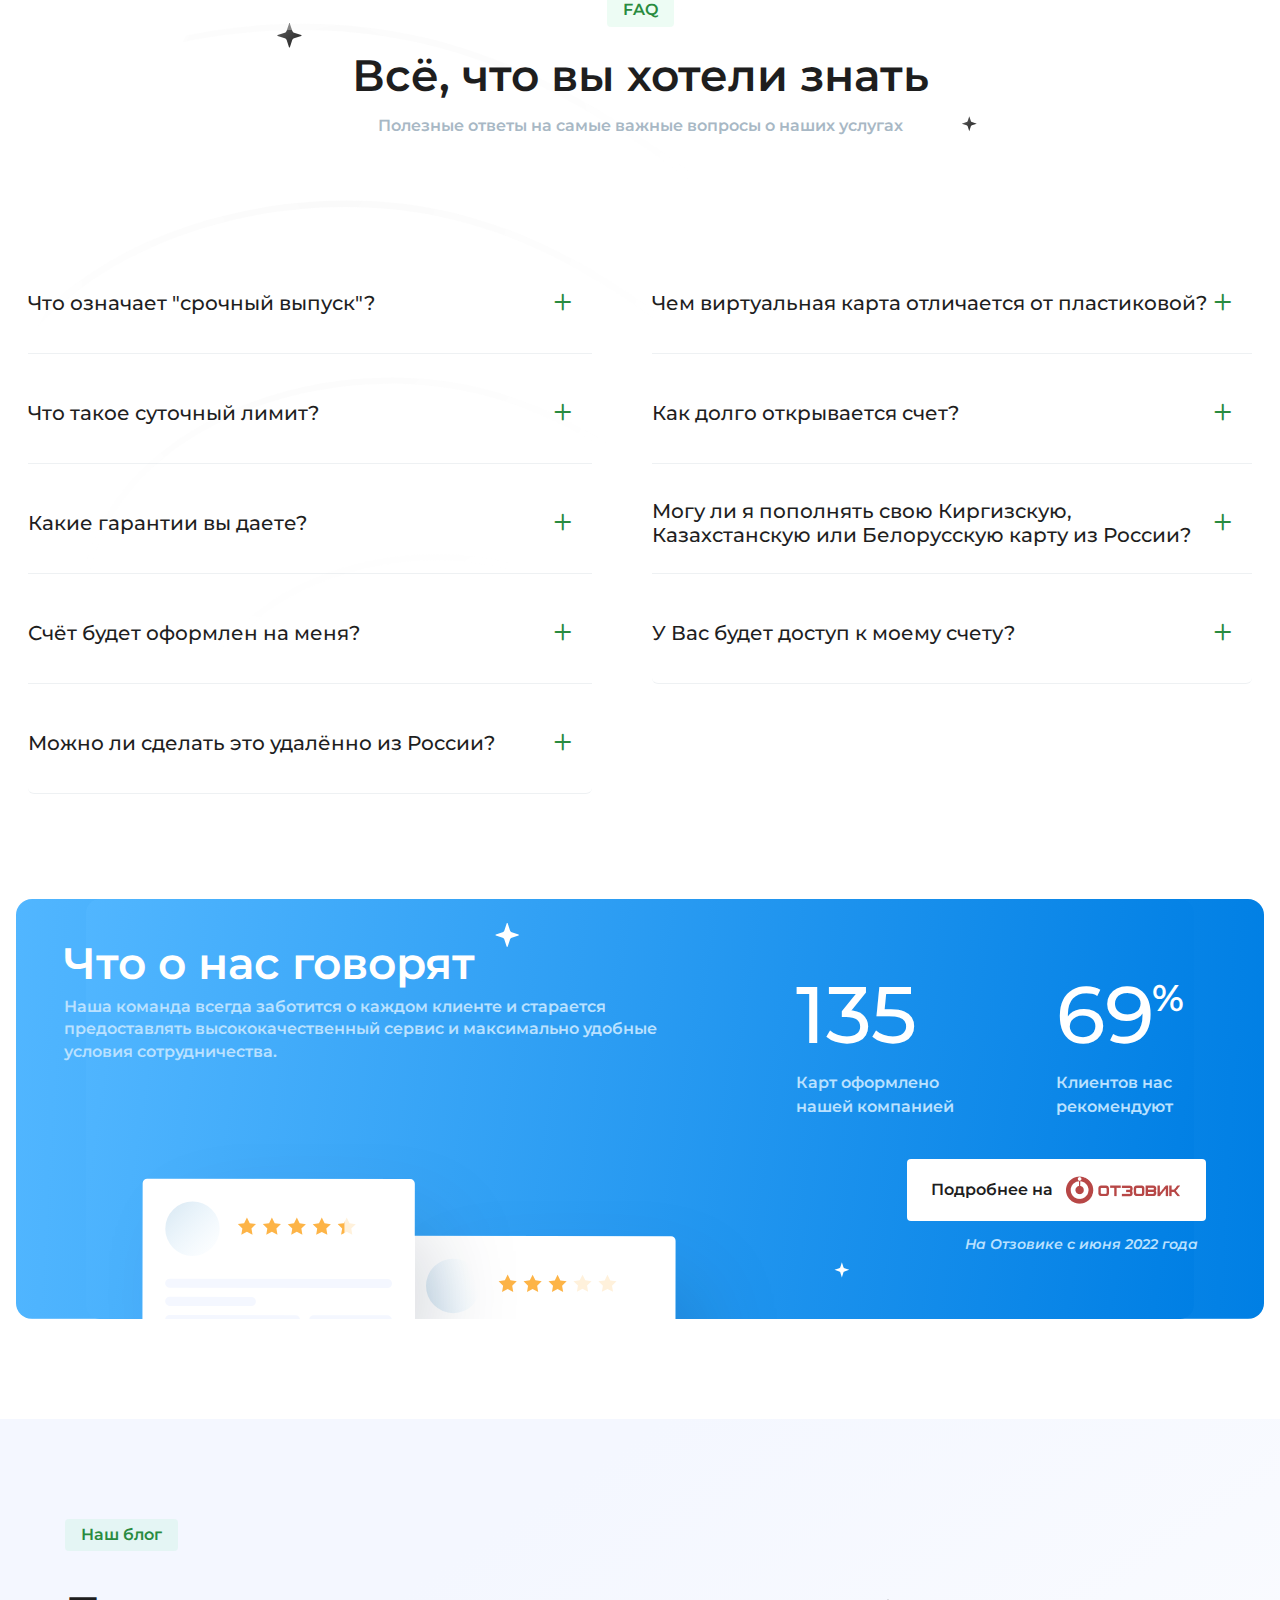
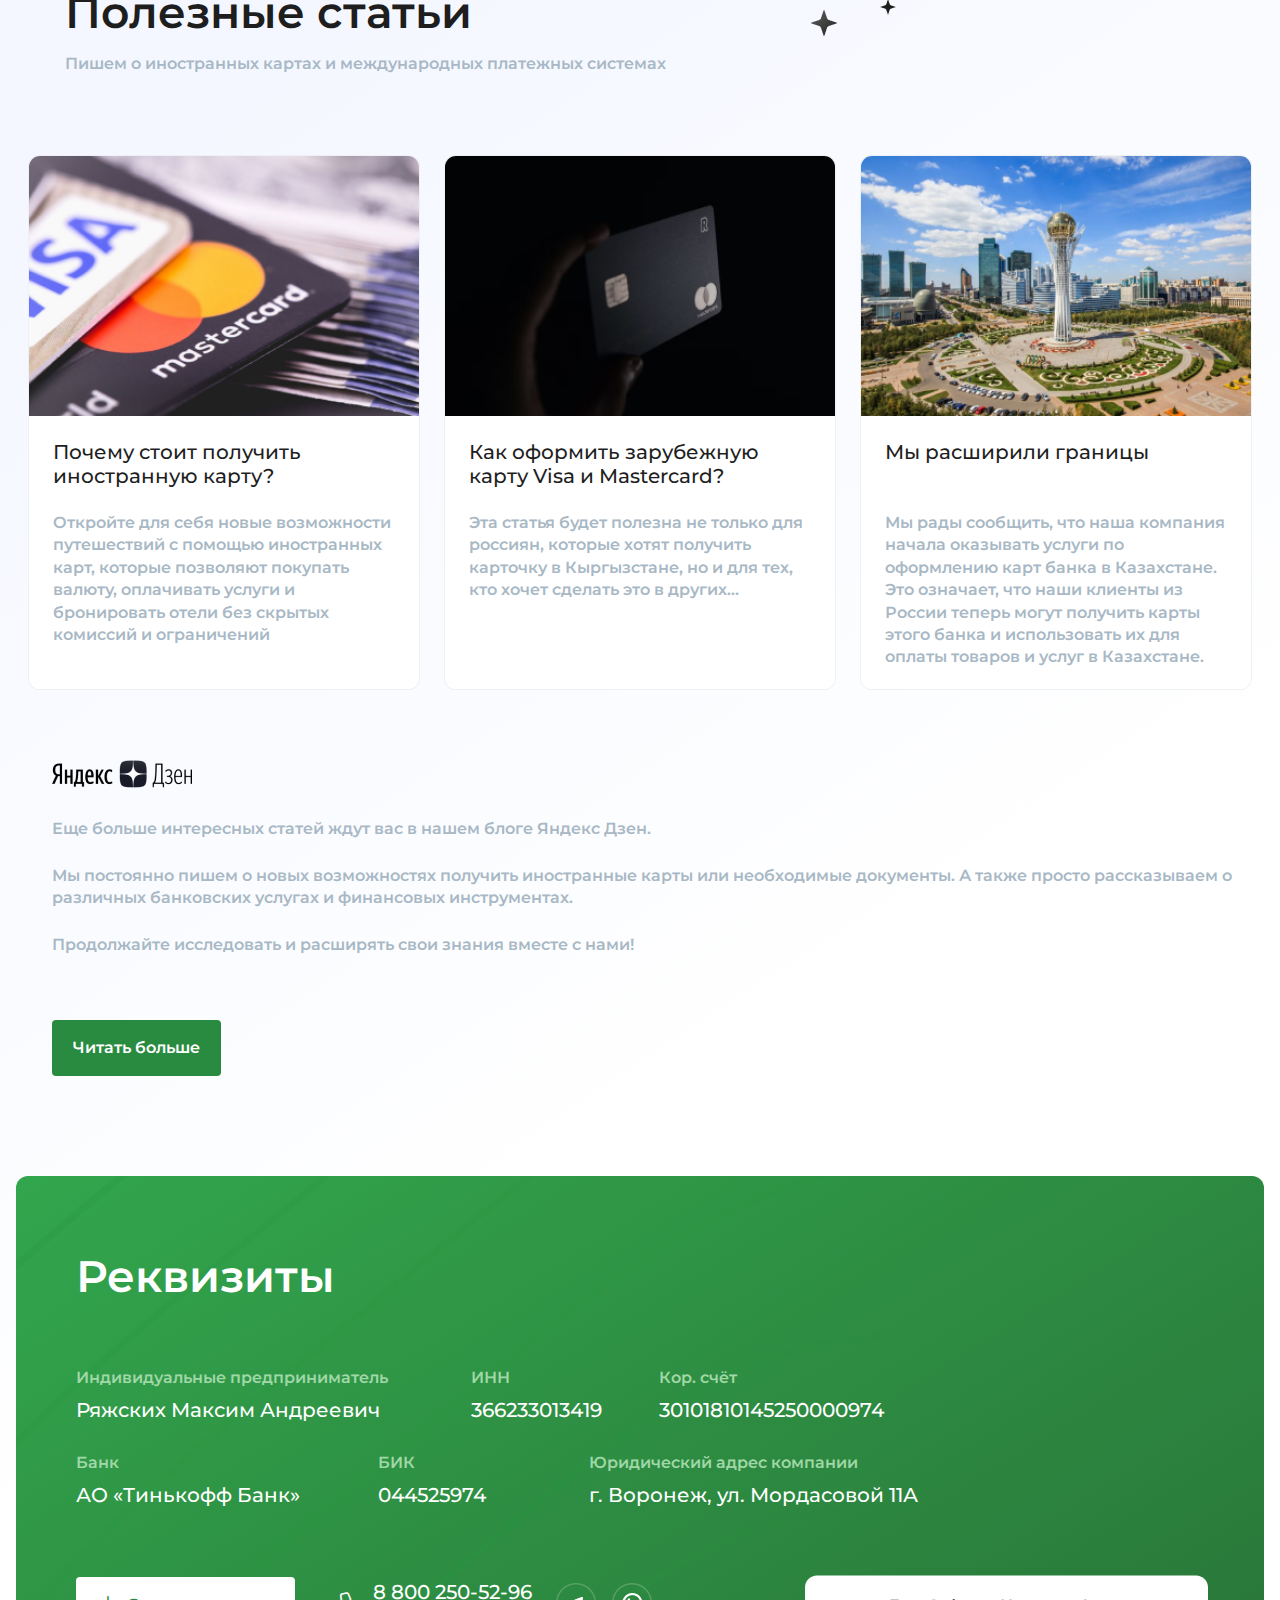
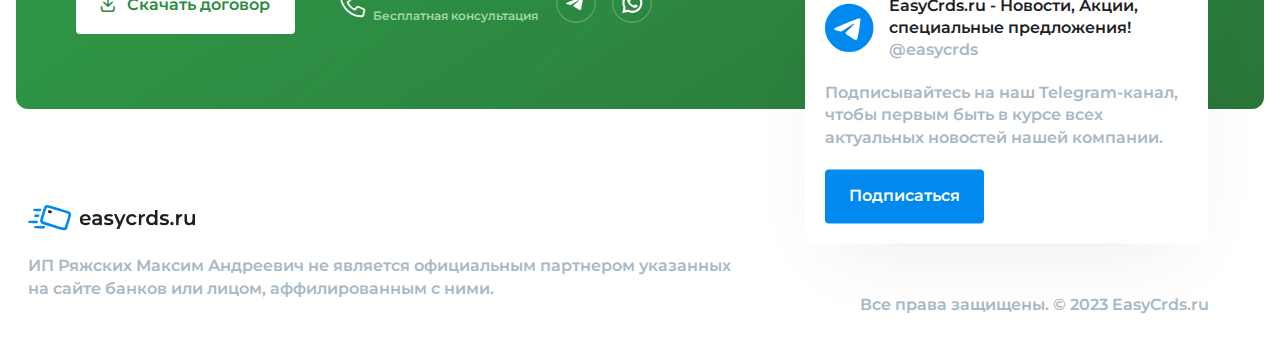
<file: freedom-card.html>
<!doctype html>
<html lang="en">
<head>
  <meta charset="UTF-8">
  <meta name="viewport"
        content="width=device-width, user-scalable=no, initial-scale=1.0, maximum-scale=1.0, minimum-scale=1.0">
  <meta http-equiv="X-UA-Compatible" content="ie=edge">
  <link rel="preconnect" href="https://fonts.googleapis.com">
  <link rel="preconnect" href="https://fonts.gstatic.com" crossorigin>
  <link href="https://fonts.googleapis.com/css2?family=Montserrat:wght@200;300;400;500;600;700&display=swap"
        rel="stylesheet">

  <!--  STYLES  -->
  <link href="css/bootstrap.min.css" rel="stylesheet">
  <link href="assets/icons/icons.css" rel="stylesheet">
  <link href="css/slick.css" rel="stylesheet" />
  <link href="css/aos.css" rel="stylesheet">
  <link href="css/style.css" rel="stylesheet">
  <link href="css/Arm.css" rel="stylesheet" >



  <script src="js/popper.min.js"></script>
  <script src="js/bootstrap.min.js"></script>
  <script src="js/jquery.min.js"></script>
  <script src="js/slick.min.js"></script>
  <script src="js/aos.js"></script>


  <title>EasyCards.Ru Freedom-card</title>
</head>
<body class="freedom-card">


<div class="overflow-hidden mb-5">
  <div class="menu">

    <div class="container menu-content">

      <div class="d-flex justify-content-start">
        <div class="logo d-flex align-items-center">
          <img src="./assets/image/wallet.svg" class="me-2" alt="">
          <a href="#">
            <img src="assets/image/logo.png" alt="">
          </a>
          <div class="gray ms-4 me-4"></div>
        </div>

        <nav class="navbar">
          <a href="#cards" class="me-4">Карты</a>
          <a href="#map-comparison" class="me-4 active">Сравнение карт</a>
          <a href="#visa-master" class="me-4">Возможности</a>
          <a href="#steps" class="me-4">Шаги открытия</a>
          <a href="#faq" class="me-4">FAQ</a>
          <a href="#reviews" class="me-4">Отзывы</a>
        </nav>
      </div>

      <div class="icons d-flex align-items-center ms-5">
        <div class="tel-block-menu">
          <img src="assets/image/Phone.png" alt="Phone" class="me-1  d-none d-md-block">
          <div class="contact mt-2 me-sm-3">
            <a href="tel:8 800 250-52-96 ">8 800 250-52-96 </a> <br>
            <span class="text-nowrap d-none d-md-block">Бесплатная консультация</span>
          </div>
        </div>
        <a href="#" class="me-2 d-none d-md-block">
          <div class="soc-site-icon tg">
            <img src="assets/image/tg.svg" alt="wp-tg" style="margin-left: -3px;">
          </div>
        </a>
        <a href="#" class=" d-none d-md-block">
          <div class="soc-site-icon whatsapp">
            <img src="assets/image/wp-app.svg" alt="wp-app">
          </div>
        </a>
      </div>

      <div id="menu-bar" class="menu-bar">
        <i class="fa-solid fa-bars-sort fa-flip-horizontal bar"></i>
        <i class="fa-regular fa-xmark fs-1"></i>
      </div>

    </div>

  </div>

  <header class="header">
    <div class="container position-relative">
      <div class="header-body">
        <span class="info-block" data-aos="zoom-in" data-aos-duration="1000">
          <img src="assets/image/kazakhstan.png" alt="kyrgyzstan" class="me-2">
          Казахстан
        </span>
        <h1 class="header-title" data-aos="fade-right" data-aos-duration="2000">
          Оформление карты от
          банка Freedom Bank
        </h1>
        <h5 class="header-description" data-aos="fade-right" data-aos-duration="3000">
          Freedom Card — это мультивалютная банковская карта, которая позволяет своему владельцу наслаждаться широким спектром возможностей и эксклюзивных предложений в любой точке мира.
        </h5>
        <button class="btn btn-bakai-dark-blue"  data-aos="fade-right" data-aos-duration="3000">Оформить сейчас</button>
        <img src="assets/image/freedom-header-bg3.png" alt="bakai-header-bg" class="bakai-header-bg" data-aos="fade-left" data-aos-duration="3000">
        <img src="assets/image/freedom-card-header.png" alt="freedom-header-card" class="freedom-header-card" data-aos="flip-left" data-aos-duration="3000">
      </div>
    </div>
  </header>

  <section class="guarantee">

    <div class="container guarantee-container">

      <div class="row guarantee-content justify-content-center justify-content-lg-between flex-column flex-md-row align-items-center">

        <div data-aos="fade-up" data-aos-duration="1000" class="col-12 col-md-4 guarantee-box  d-flex justify-content-center justify-content-md-start guarantee-box box">
          <div class="d-flex flex-row flex-md-column flex-lg-row align-items-center box">
            <div class="image">
              <img src="./assets/image/freedom-gurantee-icon1.png" alt="">
            </div>
            <div class="content">
              <p class="title-top">
                Оформление карты
                <br>
                <span class="c-bakai-blue">без доверенности</span>
              </p>
              <p class="title">Весь процесс без лишних хлопот с документами</p>
            </div>
          </div>
        </div>
        <div data-aos="fade-up" data-aos-duration="2000" class="col-12 col-md-4 guarantee-box box2  justify-content-center justify-content-lg-between flex-column flex-md-row align-items-center ">
          <div class="d-flex flex-row flex-md-column flex-lg-row align-items-center box">
            <div class="image">
              <img src="./assets/image/freedom-gurantee-icon2.png" alt="">
            </div>
            <div class="content">
              <p class="title-top">
                Гарантируем
                <br> <span class="c-bakai-blue"> конфиденциальность</span>
              </p>
              <p class="title">Мы гарантируем полную безопасность ваших данных</p>
            </div>
          </div>
        </div>
        <div data-aos="fade-up" data-aos-duration="3000" class="col-12 col-md-4 guarantee-box box3  justify-content-center justify-content-lg-between flex-column flex-md-row align-items-center ">
          <div class="d-flex flex-row flex-md-column flex-lg-row align-items-center box">
            <div class="image">
              <img src="./assets/image/freedom-gurantee-icon3.png" alt="">
            </div>
            <div class="content">
              <p class="title-top">
                Доставка карты
                <br>
                <span class="c-bakai-blue">до двери</span>
              </p>
              <p class="title">Максимально удобно, вам не нужно никуда ходить</p>
            </div>
          </div>
        </div>

      </div>

    </div>

  </section>

  <section class="steps">

    <div class="container">

      <div class="row-steps-header">
        <button class="btn-lightblue available-btn ">Шаги открытия</button>

        <div class="row justify-content-between align-items-start mt-5">
          <div class="col-12 col-md-8 ">
            <h3 class="def-title mt-0">6 простых шагов до открытия карты Freedom Card</h3>
          </div>
          <div class="col-12 col-md-4 sub">
            <p class="def-subtitle mt-0">
              Пользуйся картой сразу после получения. Осуществляй быстрые переводы, покупки, оплату коммунальных услуг и многое другое
            </p>
          </div>
        </div>
      </div>


      <div class="row steps-body">
        <div class="col-12 col-sm-6 col-lg-4 mb-3 mb-lg-5">
          <div class="steps-number">01</div>
          <h4 class="steps-title">Оставьте заявку</h4>
          <p class="steps-subtitle">
            Ознакомьтесь с основной информацией и заполните форму, оставив свои данные, чтобы мы могли связаться с Вами для обсуждения всех подробностей и дальнейших шагов.
          </p>
        </div>
        <div class="col-12 col-sm-6 col-lg-4 mb-3 mb-lg-5">
          <div class="steps-number">02</div>
          <h4 class="steps-title">Пришлите необходимые документы</h4>
          <p class="steps-subtitle">
            Нам понадобятся сканы разворотов главной страницы и прописки паспорта РФ, а также скан разворота главной страницы загранпаспорта. Их можно сделать в приложении PhotoScanner или подобных.
          </p>
        </div>
        <div class="col-12 col-sm-6 col-lg-4 mb-3 mb-lg-5">
          <div class="steps-number">03</div>
          <h4 class="steps-title">Внесите предоплату</h4>
          <p class="steps-subtitle">
            Оплатите половину комиссии нашего сервиса.
          </p>
        </div>
        <div class="col-12 col-sm-6 col-lg-4 mb-3 mb-lg-5">
          <div class="steps-number">04</div>
          <h4 class="steps-title">Ожидайте смс от банка</h4>
          <p class="steps-subtitle">
            На этом шаге вам остается лишь ожидать, пока оформится ИИН и банк обработает заявление. После этого вам придет смс со ссылкой для верикации и назначения даты и времени доставки карты курьером банка.
          </p>
        </div>
        <div class="col-12 col-sm-6 col-lg-4 mb-3 mb-lg-5">
          <div class="steps-number">05</div>
          <h4 class="steps-title">Внесите остаточный платеж</h4>
          <p class="steps-subtitle">
            После получения карты на руки, вам необходимо оплатить остаток по нашему договору. После этого карта активируется в течение 1-2 дней.
          </p>
        </div>
        <div class="col-12 col-sm-6 col-lg-4 mb-3 mb-lg-5">
          <div class="steps-number">06</div>
          <h4 class="steps-title">Готово!</h4>
          <p class="steps-subtitle">
            Вы можете использовать свою карту зарубежного банка для международных транзакций и покупок в интернете.
          </p>
        </div>
      </div>

    </div>

  </section>

  <section class="map-comparison mt-5">
    <div class="container map-comparison-content">
      <h3 class="map-comparison-title text-center">Основной тариф</h3>
      <p class="map-comparison-subtitle text-center mb-5">Большие возможности по доступной цене</p>

      <div class="map-comparison-table">
        <div class="table d-none d-lg-block">
          <div class="table-tr"  data-aos="zoom" data-aos-duration="1000">
            <div class="table-th left-title">Валюта депозита</div>
            <div class="table-th">
              <span class="def-subtitle">KZT, USD, EUR. RUB</span>
            </div>
            <div class="table-th text-start">Пополнение</div>
            <div class="table-th">
              <i class="fa-solid fa-circle-check c-green"></i>
            </div>
          </div>
          <div class="table-tr" data-aos="zoom" data-aos-duration="1000">
            <div class="table-th left-title">Срок</div>
            <div class="table-td">
              <div class="map-comparison-table-item">
                <span class="map-comparison-table-item-country-name">
                  12 месяцев, автоматическая пролонгация
                </span>
              </div>
            </div>
            <div class="table-th  text-start">
              Снятие
            </div>
            <div class="table-td">
              <div class="map-comparison-table-item">
                <span class="map-comparison-table-item-country-name">Без ограничений</span>
              </div>
            </div>
          </div>
          <div class="table-tr" data-aos="zoom" data-aos-duration="1000">
            <div class="table-th left-title">Минимальная сумма вклада</div>
            <div class="table-td">
              <div class="map-comparison-table-item">
                <p class="map-comparison-table-item-title">Минимальная сумма вклада</p>
                1 ₸ / 0.1 $ / 0.1 € / 0.1 ₽
              </div>
            </div>
            <div class="table-th text-start">
              <div class="map-comparison-table-item">
                <p class="map-comparison-table-item-title">Минимальная сумма вклада</p>
              </div>
              Максимальная сумма
              депозита
            </div>
            <div class="table-td">
              <div class="map-comparison-table-item">
                <p class="map-comparison-table-item-title">Минимальная сумма вклада</p>
                До 4 млрд ₸ или эквивалент
                в другой валюте
              </div>
            </div>
          </div>
          <div class="table-tr" data-aos="zoom" data-aos-duration="1000">
            <div class="table-th left-title">
              Обслуживание депозита
            </div>
            <div class="table-td">
              <div class="map-comparison-table-item">
                <p class="map-comparison-table-item-title">Обслуживание депозита</p>
                Бесплатно
              </div>
            </div>
            <div class="table-th text-start">
              <div class="map-comparison-table-item">
                <p class="map-comparison-table-item-title">Обслуживание депозита</p>
              </div>
              Досрочное закрытие
              депозита
            </div>
            <div class="table-td">
              <div class="map-comparison-table-item">
                <p class="map-comparison-table-item-title">Обслуживание депозита</p>
                Без ограничений,
                в отделении банка
              </div>
            </div>
          </div>
          <div class="table-tr" data-aos="zoom" data-aos-duration="1000">
            <div class="table-th left-title">
              Стоимость тарифа
            </div>
            <div class="table-td">
              <div class="map-comparison-table-item">
                <p class="map-comparison-table-item-title">Стоимость тарифа</p>
                <span class="table-price-freedom mt-4" >15 000 ₽</span>
              </div>
            </div>
          </div>
        </div>


        <div class="table table-column d-block d-lg-none">
          <div class="table-tr" data-aos="zoom" data-aos-duration="1000">
            <div class="table-th left-title">Валюта депозита</div>
            <div class="table-th">
              <span class="def-subtitle">KZT, USD, EUR. RUB</span>
            </div>
          </div>
          <div class="table-tr" data-aos="zoom" data-aos-duration="1000">
            <div class="table-th left-title">Срок</div>
            <div class="table-td">
              <div class="map-comparison-table-item">
                <span class="map-comparison-table-item-country-name">
                  12 месяцев, автоматическая пролонгация
                </span>
              </div>
            </div>
          </div>
          <div class="table-tr" data-aos="zoom" data-aos-duration="1000">
            <div class="table-th left-title">Минимальная сумма вклада</div>
            <div class="table-td">
              <div class="map-comparison-table-item">
                1 ₸ / 0.1 $ / 0.1 € / 0.1 ₽
              </div>
            </div>
          </div>
          <div class="table-tr" data-aos="zoom" data-aos-duration="1000">
            <div class="table-th left-title">
              Обслуживание депозита
            </div>
            <div class="table-td">
              <div class="map-comparison-table-item">
                Бесплатно
              </div>
            </div>
          </div>
          <div class="table-tr" data-aos="zoom" data-aos-duration="1000">
            <div class="table-th left-title">Пополнение</div>
            <div class="table-th">
              <i class="fa-solid fa-circle-check c-green"></i>
            </div>
          </div>
          <div class="table-tr" data-aos="zoom" data-aos-duration="1000">
            <div class="table-th left-title">
              Снятие
            </div>
            <div class="table-td">
              <div class="map-comparison-table-item">
                <span class="map-comparison-table-item-country-name">Без ограничений</span>
              </div>
            </div>
          </div>
          <div class="table-tr" data-aos="zoom" data-aos-duration="1000">
            <div class="table-th left-title">
              Максимальная сумма
              депозита
            </div>
            <div class="table-td">
              <div class="map-comparison-table-item">
                До 4 млрд ₸ или эквивалент
                в другой валюте
              </div>
            </div>
          </div>
          <div class="table-tr" data-aos="zoom" data-aos-duration="1000">
            <div class="table-th left-title">
              Досрочное закрытие
              депозита
            </div>
            <div class="table-td">
              <div class="map-comparison-table-item">
                Без ограничений,
                в отделении банка
              </div>
            </div>
          </div>
          <div class="table-tr" data-aos="zoom" data-aos-duration="1000">
            <div class="table-th left-title">
              Стоимость тарифа
            </div>
            <div class="table-td">
              <div class="map-comparison-table-item">
                <span class="table-price-freedom mt-4" >15 000 ₽</span>
              </div>
            </div>
          </div>
        </div>

      </div>

      <div class="map-comparison-message"  data-aos="zoom" data-aos-duration="1000">
        Откройте новые возможности и получите максимум выгоды с нашими разнообразными тарифными планами. Выбирай оптимальный для себя!
        <button class="btn btn-bakai-dark-blue ms-5" style="min-width: 15.9375rem;">Все доступные тарифы</button>
      </div>


    </div>
  </section>


  <section class="visa-master">
    <div class="container">
      <img src="./assets/image/bakai-card-star.png" class="star1" alt="">
      <img src="./assets/image/bakai-card-star2.png" class="star2" alt="">
      <div class="content-title">
        <button class="btn-lightblue available-btn ">Возможности</button>
        <h3 class="def-title">Разнообразные способы <br>
          пополнения карты </h3>
        <p class="def-subtitle">Пополняйте свою карту легко и удобно</p>
      </div>

      <div class="row mt-5 align-items-stretch">
        <div class="col-12  col-sm-6 col-lg-3 mb-3">
          <div class="visa-master-item">
            <div>
              <img src="assets/image/freedom-visa-icon1.png" alt="shop">
            </div>
            <h4 class="visa-master-item-title">
              SWIFT
            </h4>
            <p class="visa-master-item-subtitle">
              Быстрый и надежный международный способ пополнения вашей карты, обеспечивающий мгновенные денежные переводы из любой точки мира.
            </p>
          </div>
        </div>
        <div class="col-12 col-sm-6 col-lg-3 mb-3">
          <div class="visa-master-item">
            <div>
              <img src="assets/image/freedom-visa-icon2.png" alt="shop">
            </div>
            <h4 class="visa-master-item-title">
              Золотая корона
            </h4>
            <p class="visa-master-item-subtitle">
              Простой и доступный способ пополнения карты через сеть терминалов Золотая корона, которые расположены во многих удобных местах по всей стране.
            </p>
          </div>
        </div>
        <div class="col-12 col-sm-6 col-lg-3 mb-3">
          <div class="visa-master-item">
            <div>
              <img src="assets/image/freedom-visa-icon3.png" alt="shop">
            </div>
            <h4 class="visa-master-item-title">
              Qiwi

            </h4>
            <p class="visa-master-item-subtitle">
              Удобный электронный кошелек, который позволяет моментально пополнять вашу карту через мобильное приложение или специальные терминалы.
            </p>
          </div>
        </div>
        <div class="col-12 col-sm-6 col-lg-3 mb-3">
          <div class="visa-master-item">
            <div>
              <img src="assets/image/freedom-visa-ico4.png" alt="shop">
            </div>
            <h4 class="visa-master-item-title">
              MTC Деньги
            </h4>
            <p class="visa-master-item-subtitle">
              Безопасный и удобный способ пополнения вашей карты через мобильное приложение МТС, позволяющий быстро осуществлять переводы и контролировать ваш баланс.
            </p>
          </div>
        </div>

      </div>
    </div>
  </section>


  <section class="about-cards" >

    <div class="container about-container"  >

      <div class="content">

        <div class="content-title">
          <h2 class="heading about-heading"><img src="./assets/image/freedom-about-logo.png" alt=""></h2>
          <p class="title about-title">
            Freedom Bank - это инновационный банк, стремящийся <br>
            предоставить свободу выбора и комфорт своим клиентам. С <br>
            нашими современными технологиями и удобными онлайн- <br>
            сервисами, вы можете управлять своими финансами где угодно и <br>
            в любое время. Наша главная цель - помочь вам достичь <br>
            финансовой свободы и реализовать ваши мечты. <br>
            <br>
            Присоединяйтесь к нам и откройте новые горизонты финансовых <br>
            возможностей с Freedom Bank. <br>
          </p>
          <div class="buttons">
            <button class="btn-blue btn-about c-yellow ">
              Перейти на сайт банка
            </button>
          </div>
        </div>

        <div class="content-image">
          <img class="about-img-kazakhstan" src="./assets/image/bakai-card-about-img.png" alt="">
        </div>



      </div>

    </div>

  </section>



  <section class="faq">
    <div class="container faq-body">
      <div class="d-flex justify-content-center align-items-center">
        <button class="btn-lightblue available-btn ">FAQ</button>
      </div>
      <h3 class="def-title text-center mt-4">Всё, что вы хотели знать</h3>
      <p class="def-subtitle text-center mt-3">
        Полезные ответы на самые важные вопросы о наших услугах
      </p>

      <div class="row">
        <div class="col-12 col-lg-6 pe-lg-5">
          <div class="accordion accordion-faq">
            <div class="accordion-item">
              <h2 class="accordion-header">
                <button class="accordion-button collapsed" type="button" data-bs-toggle="collapse"
                        data-bs-target="#panelsStayOpen-collapseOne" aria-expanded="false"
                        aria-controls="panelsStayOpen-collapseOne">
                  Что означает "срочный выпуск"?
                  <i class="fa-regular fa-minus c-blue"></i>
                  <i class="fa-regular fa-plus c-blue"></i>
                </button>
              </h2>
              <div id="panelsStayOpen-collapseOne" class="accordion-collapse collapse">
                <div class="accordion-body">
                  Сроки выпуска карты в самих банках Киргизии обычно варьируются от 7 до 14 дней. Воспользовавшись услугой срочного выпуска, это время уменьшается до 2-3 дней. Уточняйте подробности в подержке на сайте.
                </div>
              </div>
            </div>
            <div class="accordion-item">
              <h2 class="accordion-header">
                <button class="accordion-button collapsed" type="button" data-bs-toggle="collapse"
                        data-bs-target="#panelsStayOpen-1" aria-expanded="false"
                        aria-controls="panelsStayOpen-1">
                  Что такое суточный лимит?
                  <i class="fa-regular fa-minus c-blue"></i>
                  <i class="fa-regular fa-plus c-blue"></i>
                </button>
              </h2>
              <div id="panelsStayOpen-1" class="accordion-collapse collapse">
                <div class="accordion-body">
                  Сроки выпуска карты в самих банках Киргизии обычно варьируются от 7 до 14 дней. Воспользовавшись услугой срочного выпуска, это время уменьшается до 2-3 дней. Уточняйте подробности в подержке на сайте.
                </div>
              </div>
            </div>
            <div class="accordion-item">
              <h2 class="accordion-header">
                <button class="accordion-button collapsed" type="button" data-bs-toggle="collapse"
                        data-bs-target="#panelsStayOpen-2" aria-expanded="false"
                        aria-controls="panelsStayOpen-2">
                  Какие гарантии вы даете?
                  <i class="fa-regular fa-minus c-blue"></i>
                  <i class="fa-regular fa-plus c-blue"></i>
                </button>
              </h2>
              <div id="panelsStayOpen-2" class="accordion-collapse collapse">
                <div class="accordion-body">
                  Сроки выпуска карты в самих банках Киргизии обычно варьируются от 7 до 14 дней. Воспользовавшись услугой срочного выпуска, это время уменьшается до 2-3 дней. Уточняйте подробности в подержке на сайте.
                </div>
              </div>
            </div>
            <div class="accordion-item">
              <h2 class="accordion-header">
                <button class="accordion-button collapsed" type="button" data-bs-toggle="collapse"
                        data-bs-target="#panelsStayOpen-3" aria-expanded="false"
                        aria-controls="panelsStayOpen-3">
                  Счёт будет оформлен на меня?
                  <i class="fa-regular fa-minus c-blue"></i>
                  <i class="fa-regular fa-plus c-blue"></i>
                </button>
              </h2>
              <div id="panelsStayOpen-3" class="accordion-collapse collapse">
                <div class="accordion-body">
                  Сроки выпуска карты в самих банках Киргизии обычно варьируются от 7 до 14 дней. Воспользовавшись услугой срочного выпуска, это время уменьшается до 2-3 дней. Уточняйте подробности в подержке на сайте.
                </div>
              </div>
            </div>
            <div class="accordion-item">
              <h2 class="accordion-header">
                <button class="accordion-button collapsed" type="button" data-bs-toggle="collapse"
                        data-bs-target="#panelsStayOpen-4" aria-expanded="false"
                        aria-controls="panelsStayOpen-4">
                  Можно ли сделать это удалённо из России?
                  <i class="fa-regular fa-minus c-blue"></i>
                  <i class="fa-regular fa-plus c-blue"></i>
                </button>
              </h2>
              <div id="panelsStayOpen-4" class="accordion-collapse collapse">
                <div class="accordion-body">
                  Сроки выпуска карты в самих банках Киргизии обычно варьируются от 7 до 14 дней. Воспользовавшись услугой срочного выпуска, это время уменьшается до 2-3 дней. Уточняйте подробности в подержке на сайте.
                </div>
              </div>
            </div>

          </div>
        </div>

        <div class="col-12 col-lg-6">
          <div class="accordion accordion-faq">
            <div class="accordion-item">
              <h2 class="accordion-header">
                <button class="accordion-button collapsed" type="button" data-bs-toggle="collapse"
                        data-bs-target="#panelsStayOpen-6" aria-expanded="false"
                        aria-controls="panelsStayOpen-6">
                  Чем виртуальная карта отличается от пластиковой?
                  <i class="fa-regular fa-minus c-blue"></i>
                  <i class="fa-regular fa-plus c-blue"></i>
                </button>
              </h2>
              <div id="panelsStayOpen-6" class="accordion-collapse collapse">
                <div class="accordion-body">
                  Сроки выпуска карты в самих банках Киргизии обычно варьируются от 7 до 14 дней. Воспользовавшись услугой срочного выпуска, это время уменьшается до 2-3 дней. Уточняйте подробности в подержке на сайте.
                </div>
              </div>
            </div>
            <div class="accordion-item">
              <h2 class="accordion-header">
                <button class="accordion-button collapsed" type="button" data-bs-toggle="collapse"
                        data-bs-target="#panelsStayOpen-7" aria-expanded="false"
                        aria-controls="panelsStayOpen-7">
                  Как долго открывается счет?
                  <i class="fa-regular fa-minus c-blue"></i>
                  <i class="fa-regular fa-plus c-blue"></i>
                </button>
              </h2>
              <div id="panelsStayOpen-7" class="accordion-collapse collapse">
                <div class="accordion-body">
                  Сроки выпуска карты в самих банках Киргизии обычно варьируются от 7 до 14 дней. Воспользовавшись услугой срочного выпуска, это время уменьшается до 2-3 дней. Уточняйте подробности в подержке на сайте.
                </div>
              </div>
            </div>
            <div class="accordion-item">
              <h2 class="accordion-header">
                <button class="accordion-button collapsed" type="button" data-bs-toggle="collapse"
                        data-bs-target="#panelsStayOpen-8" aria-expanded="false"
                        aria-controls="panelsStayOpen-8">
                  Могу ли я пополнять свою Киргизскую, Казахстанскую или Белорусскую карту из России?
                  <i class="fa-regular fa-minus c-blue"></i>
                  <i class="fa-regular fa-plus c-blue"></i>
                </button>
              </h2>
              <div id="panelsStayOpen-8" class="accordion-collapse collapse">
                <div class="accordion-body">
                  Сроки выпуска карты в самих банках Киргизии обычно варьируются от 7 до 14 дней. Воспользовавшись услугой срочного выпуска, это время уменьшается до 2-3 дней. Уточняйте подробности в подержке на сайте.
                </div>
              </div>
            </div>
            <div class="accordion-item">
              <h2 class="accordion-header">
                <button class="accordion-button collapsed" type="button" data-bs-toggle="collapse"
                        data-bs-target="#panelsStayOpen-9" aria-expanded="false"
                        aria-controls="panelsStayOpen-9">
                  У Вас будет доступ к моему счету?
                  <i class="fa-regular fa-minus c-blue"></i>
                  <i class="fa-regular fa-plus c-blue"></i>
                </button>
              </h2>
              <div id="panelsStayOpen-9" class="accordion-collapse collapse">
                <div class="accordion-body">
                  Сроки выпуска карты в самих банках Киргизии обычно варьируются от 7 до 14 дней. Воспользовавшись услугой срочного выпуска, это время уменьшается до 2-3 дней. Уточняйте подробности в подержке на сайте.
                </div>
              </div>
            </div>


          </div>
        </div>
      </div>
    </div>
  </section>


  <section class="users" >

    <div class="container users-container ">


      <div class="content">

        <div class="content-title users-content-title">
          <h2 class="heading users-heading" >Что о нас говорят</h2>
          <p class="title users-title" >Наша команда всегда заботится о каждом клиенте и старается предоставлять высококачественный сервис и максимально удобные условия сотрудничества.</p>
        </div>

        <div class="content-title2">
          <div class="box">
            <h2>135</h2>
            <span>Карт оформлено
              нашей компанией</span>
          </div>
          <div class="box">
            <h2>69<span>%</span></h2>
            <span>Клиентов нас <br>рекомендуют</span>
          </div>
        </div>

      </div>

      <div class="button">
        <div>
          <button class="btn-blue btn-users d-flex justify-content-center align-items-center" >
            Подробнее на
            <img src="./assets/image/users-btn.png" alt="#">
          </button>
          <p>На Отзовике с июня 2022 года</p>
        </div>
      </div>


    </div>


  </section>


  <div class="footer-bg">

    <img src="assets/image/dark-star.png" alt="dark-star" class="footer-bg-stars">

    <section class="blog">
      <div class="container">
        <div class="footer-heading">
          <button class="btn-lightblue available-btn ms-md-4">Наш блог</button>
          <h3 class="def-title ms-md-4 mb-0">Полезные статьи</h3>
          <p class="def-subtitle ms-md-4 mb-0 mb-sm-3">
            Пишем о иностранных картах и международных платежных системах
          </p>
        </div>
        <div class="row align-items-stretch mt-80">
          <div class="col-12 col-md-6 col-lg-4 mb-3">
            <div class="blog-item">
              <div class="blog-item-img" style="background-image: url(assets/image/blog-visa-master.png)"></div>
              <div class="blog-item-body">
                <h4 class="blog-item-title">Почему стоит получить иностранную карту?</h4>
                <p class="blog-item-description">
                  Откройте для себя новые возможности путешествий с помощью иностранных карт, которые позволяют покупать валюту, оплачивать услуги и бронировать отели без скрытых комиссий и ограничений
                </p>
                <a href="#" class="mt-4 d-block">
                  <button class="btn-blue me-2">Читать на Яндекс Дзен</button>
                </a>
              </div>
            </div>
          </div>

          <div class="col-12 col-md-6 col-lg-4 mb-3">
            <div class="blog-item">
              <div class="blog-item-img" style="background-image: url(assets/image/blok-car.png)"></div>
              <div class="blog-item-body">
                <h4 class="blog-item-title">Как оформить зарубежную карту Visa и Mastercard?</h4>
                <p class="blog-item-description">
                  Эта статья будет полезна не только для россиян, которые хотят получить карточку в Кыргызстане, но и для тех, кто хочет сделать это в других...
                </p>
                <a href="#" class="mt-4 d-block">
                  <button class="btn-blue me-2">Читать на Яндекс Дзен</button>
                </a>
              </div>
            </div>
          </div>

          <div class="col-12 col-md-4  mb-3 d-block d-md-none d-lg-block">
            <div class="blog-item">
              <div class="blog-item-img" style="background-image: url(assets/image/blog-country.png)"></div>
              <div class="blog-item-body">
                <h4 class="blog-item-title">Мы расширили границы</h4>
                <p class="blog-item-description">
                  Мы рады сообщить, что наша компания начала оказывать услуги по оформлению карт банка в Казахстане. Это означает, что наши клиенты из России теперь могут получить карты этого банка и использовать их для оплаты товаров и услуг в Казахстане.
                </p>
                <a href="#" class="mt-4 d-block">
                  <button class="btn-blue me-2">Читать на Яндекс Дзен</button>
                </a>
              </div>
            </div>
          </div>

        </div>
      </div>
    </section>

    <section class="yandex-dzen mt-5">
      <div class="container">
        <div class="ms-4">
          <img src="assets/image/yandex-dzen.png" alt="yandex-dzen">
        </div>
        <p class="def-subtitle ms-4">
          Еще больше интересных статей ждут вас в нашем блоге Яндекс Дзен.
        </p>
        <p class="def-subtitle ms-4">
          Мы постоянно пишем о новых возможностях получить иностранные карты или необходимые документы. А также просто рассказываем
          о различных банковских услугах и финансовых инструментах.
        </p>
        <p class="def-subtitle ms-4">
          Продолжайте исследовать и расширять свои знания вместе с нами!
        </p>
        <button class="btn btn-blue-dark mt-5 ms-4">Читать больше</button>
      </div>
    </section>

    <section class="steps pt-0">

      <div class="container px-0">

        <div class="steps-body requisites">
          <h2 class="requisites-title">Реквизиты</h2>

          <div class="requisites-item item-1">
            <p class="requisites-name freedom-name">Индивидуальные предприниматель</p>
            <p class="requisites-info">Ряжских Максим Андреевич</p>
          </div>
          <div class="requisites-item item-2">
            <p class="requisites-name freedom-name">ИНН</p>
            <p class="requisites-info">366233013419</p>
          </div>
          <div class="requisites-item item-3">
            <p class="requisites-name freedom-name">Банк</p>
            <p class="requisites-info">АО «Тинькофф Банк»</p>
          </div>
          <div class="requisites-item item-4">
            <p class="requisites-name freedom-name">БИК</p>
            <p class="requisites-info">044525974</p>
          </div>
          <div class="requisites-item item-5">
            <p class="requisites-name freedom-name">Кор. счёт</p>
            <p class="requisites-info">30101810145250000974</p>
          </div>
          <div class="requisites-item item-6">
            <p class="requisites-name freedom-name">Юридический адрес компании</p>
            <p class="requisites-info">г. Воронеж, ул. Мордасовой 11А</p>
          </div>


          <div class="requisites-item item-7">
            <button class="btn btn-white w-auto">
              <i class="fa-regular fa-arrow-down-to-bracket me-2"></i>
              Скачать договор
            </button>
          </div>

          <div class="requisites-item item-8 call-footer">
            <div class="d-flex justify-content-start align-items-md-center align-items-sm-start align-items-center flex-row flex-sm-column flex-md-row">
              <div class="d-flex justify-content-start align-items-center">
                <i class="fa-light fa-phone icon-call-white"></i>
                <div class="me-2">
                  <a href="tel:8 800 250-52-96" class="free-call-number">8 800 250-52-96</a>
                  <p class="free-call-text freedom-name">Бесплатная консультация</p>
                </div>
              </div>
              <div class="d-flex justify-content-center align-items-center requisites-socsites mt-sm-2 mt-lg-0">
                <a href="#" class="me-3">
                  <img src="assets/image/tg-btn-2.png" alt="Telegram">
                </a>
                <a href="#">
                  <img src="assets/image/whp-btn-2.png" alt="WhatsApp">
                </a>
              </div>
            </div>
          </div>

          <div class="requisites-tg">
            <div class="d-flex justify-content-start align-items-center">
              <i class="fa-brands fa-telegram me-3"></i>
              <div>
                <p class="requisites-tg-title">EasyCrds.ru - Новости, Акции, специальные предложения!</p>
                <p class="requisites-tg-nickname">@easycrds</p>
              </div>
            </div>
            <div class="requisites-tg-text">
              Подписывайтесь на наш Telegram-канал, чтобы первым быть в курсе всех актуальных новостей нашей компании.
            </div>
            <button class="btn-blue me-2">Подписаться</button>
          </div>

        </div>

      </div>

    </section>


    <footer>
      <div class="container">
        <div class="row justify-content-between align-items-end">
          <div class="col-12 col-xl-7 text-center text-lg-start">
            <div class="logo d-flex align-items-center justify-content-center justify-content-lg-start">
              <img src="./assets/image/wallet.svg" class="me-2" alt="">
              <a href="#">
                <img src="assets/image/logo.png" alt="">
              </a>
              <div class="gray ms-4 me-4"></div>
            </div>

            <p class="def-subtitle">
              ИП Ряжских Максим Андреевич не является официальным партнером указанных на сайте банков или лицом, аффилированным с ними.
            </p>
          </div>
          <div class="col-12 col-xl-4">
            <p class="def-subtitle mb-0 text-center text-lg-start">
              Все права защищены. © 2023 EasyCrds.ru
            </p>
          </div>
        </div>
      </div>
    </footer>

  </div>

</div>

<script src="js/script.js"></script>
</body>
</html>
</file>
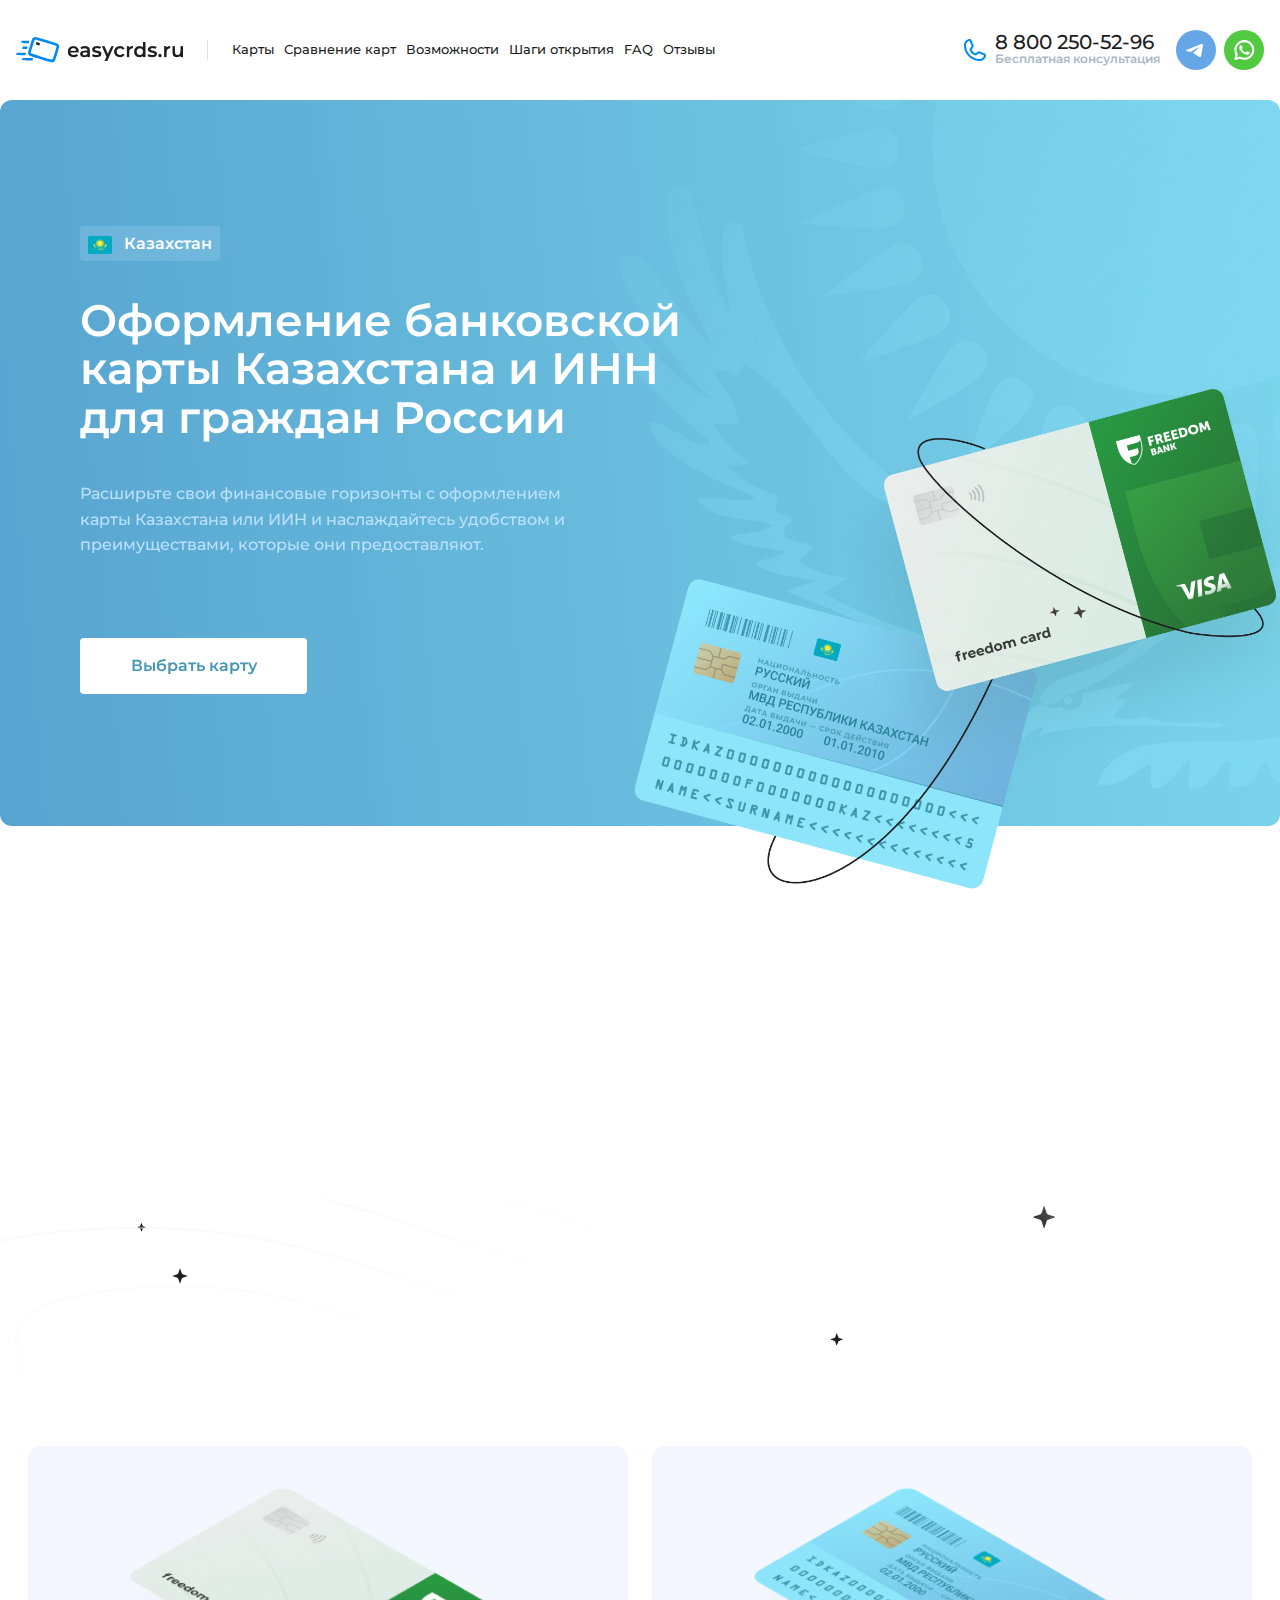
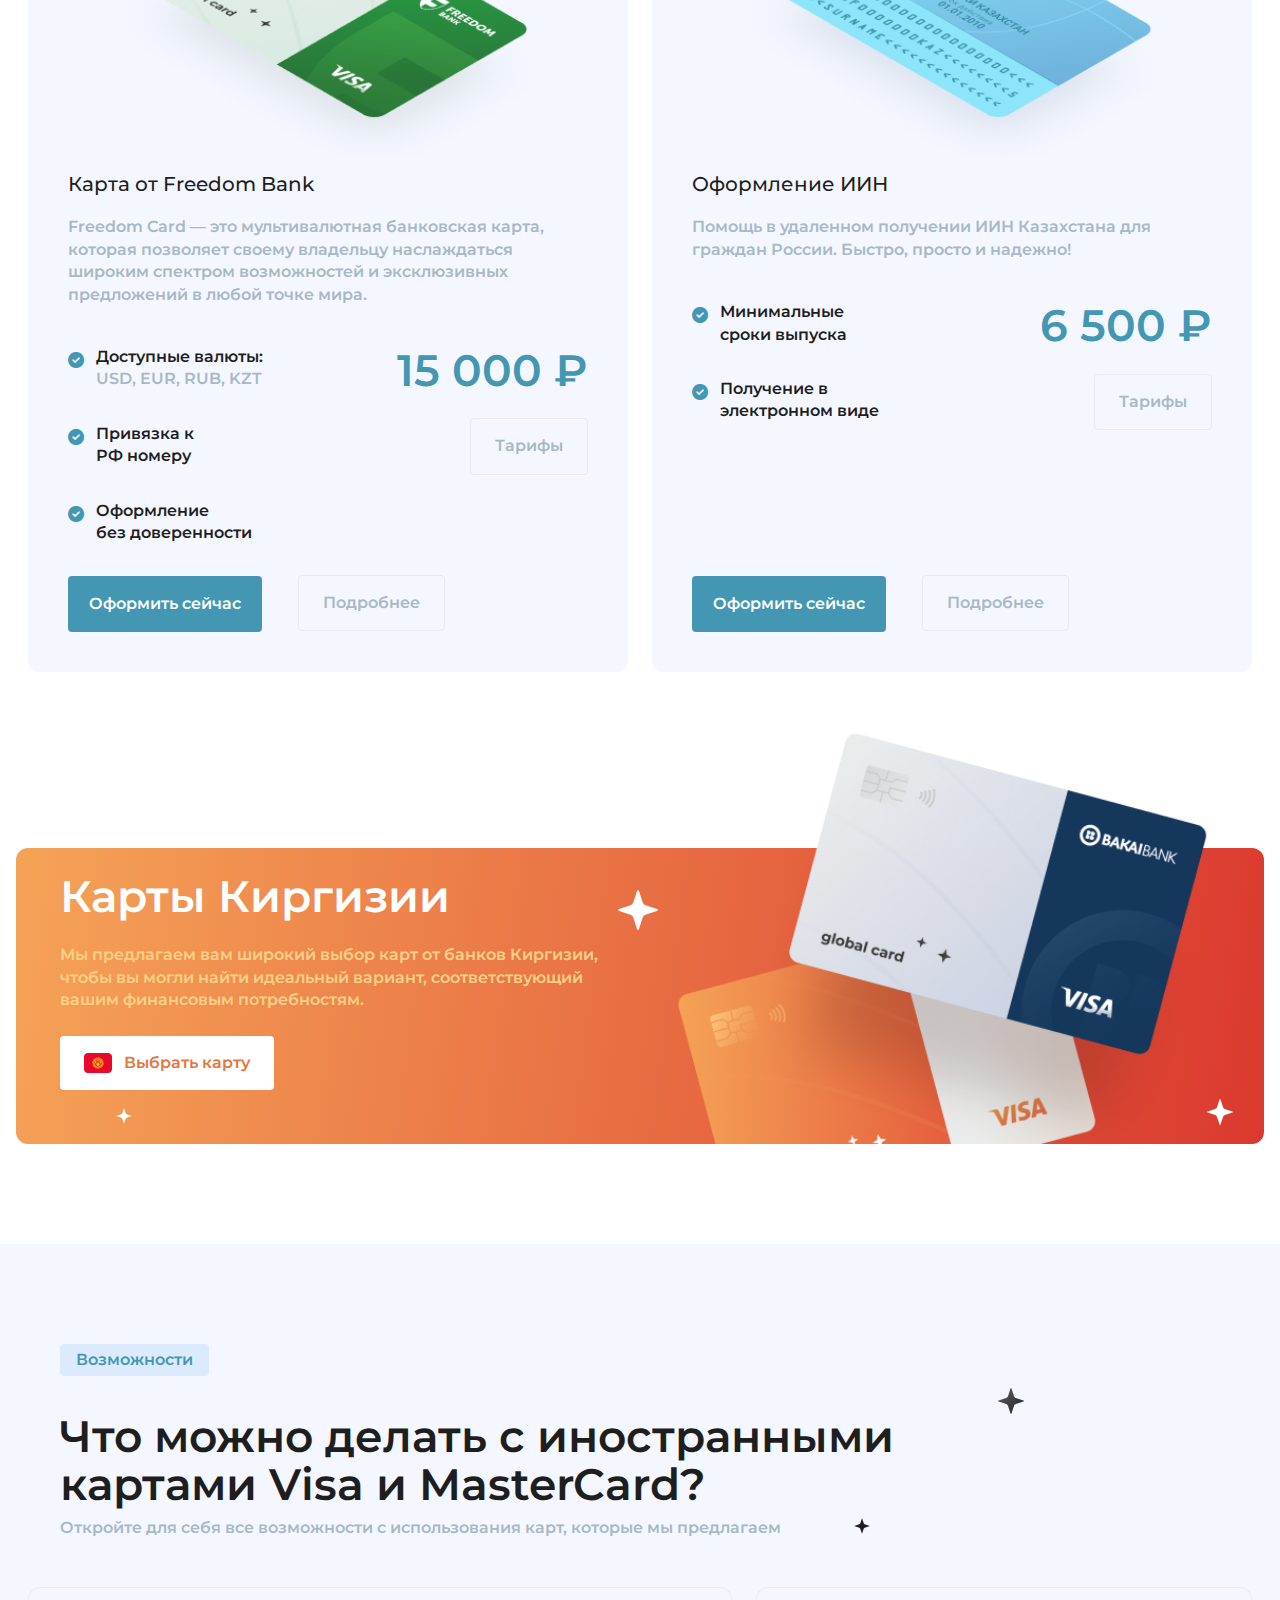
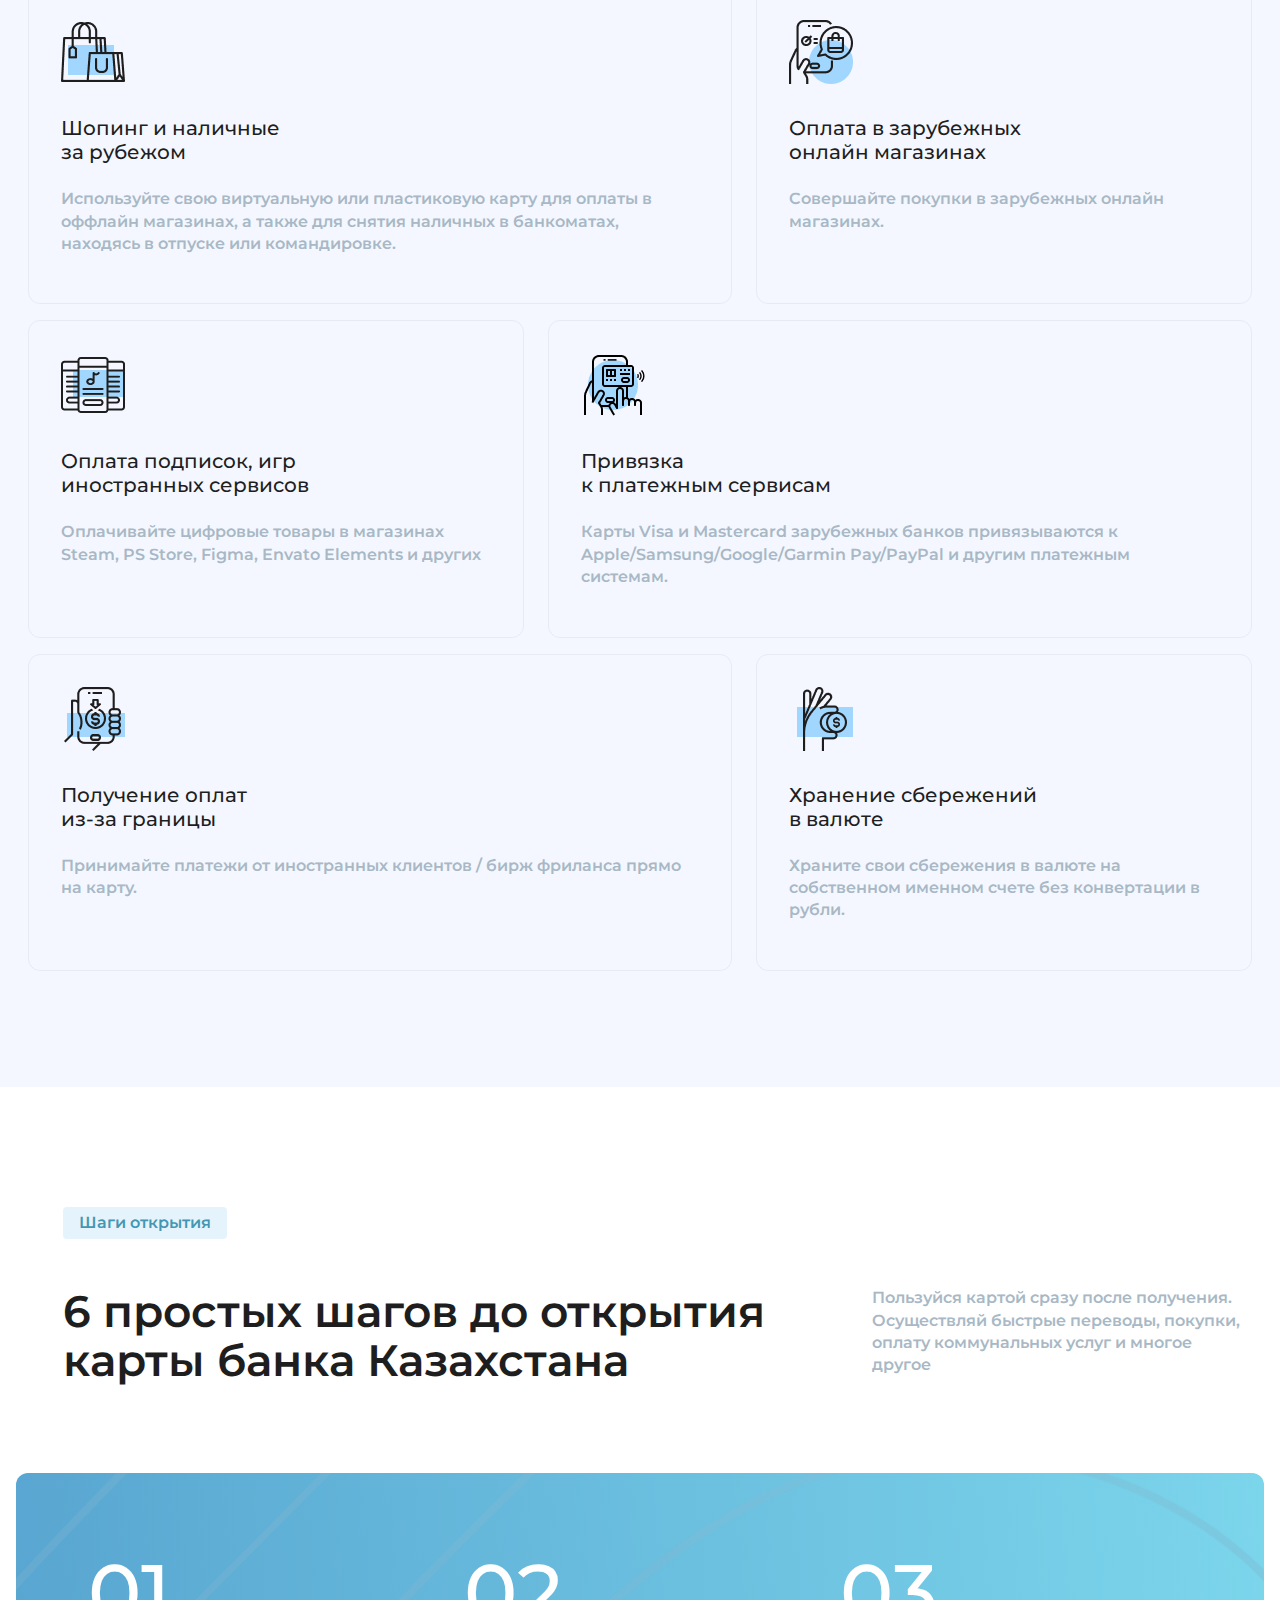
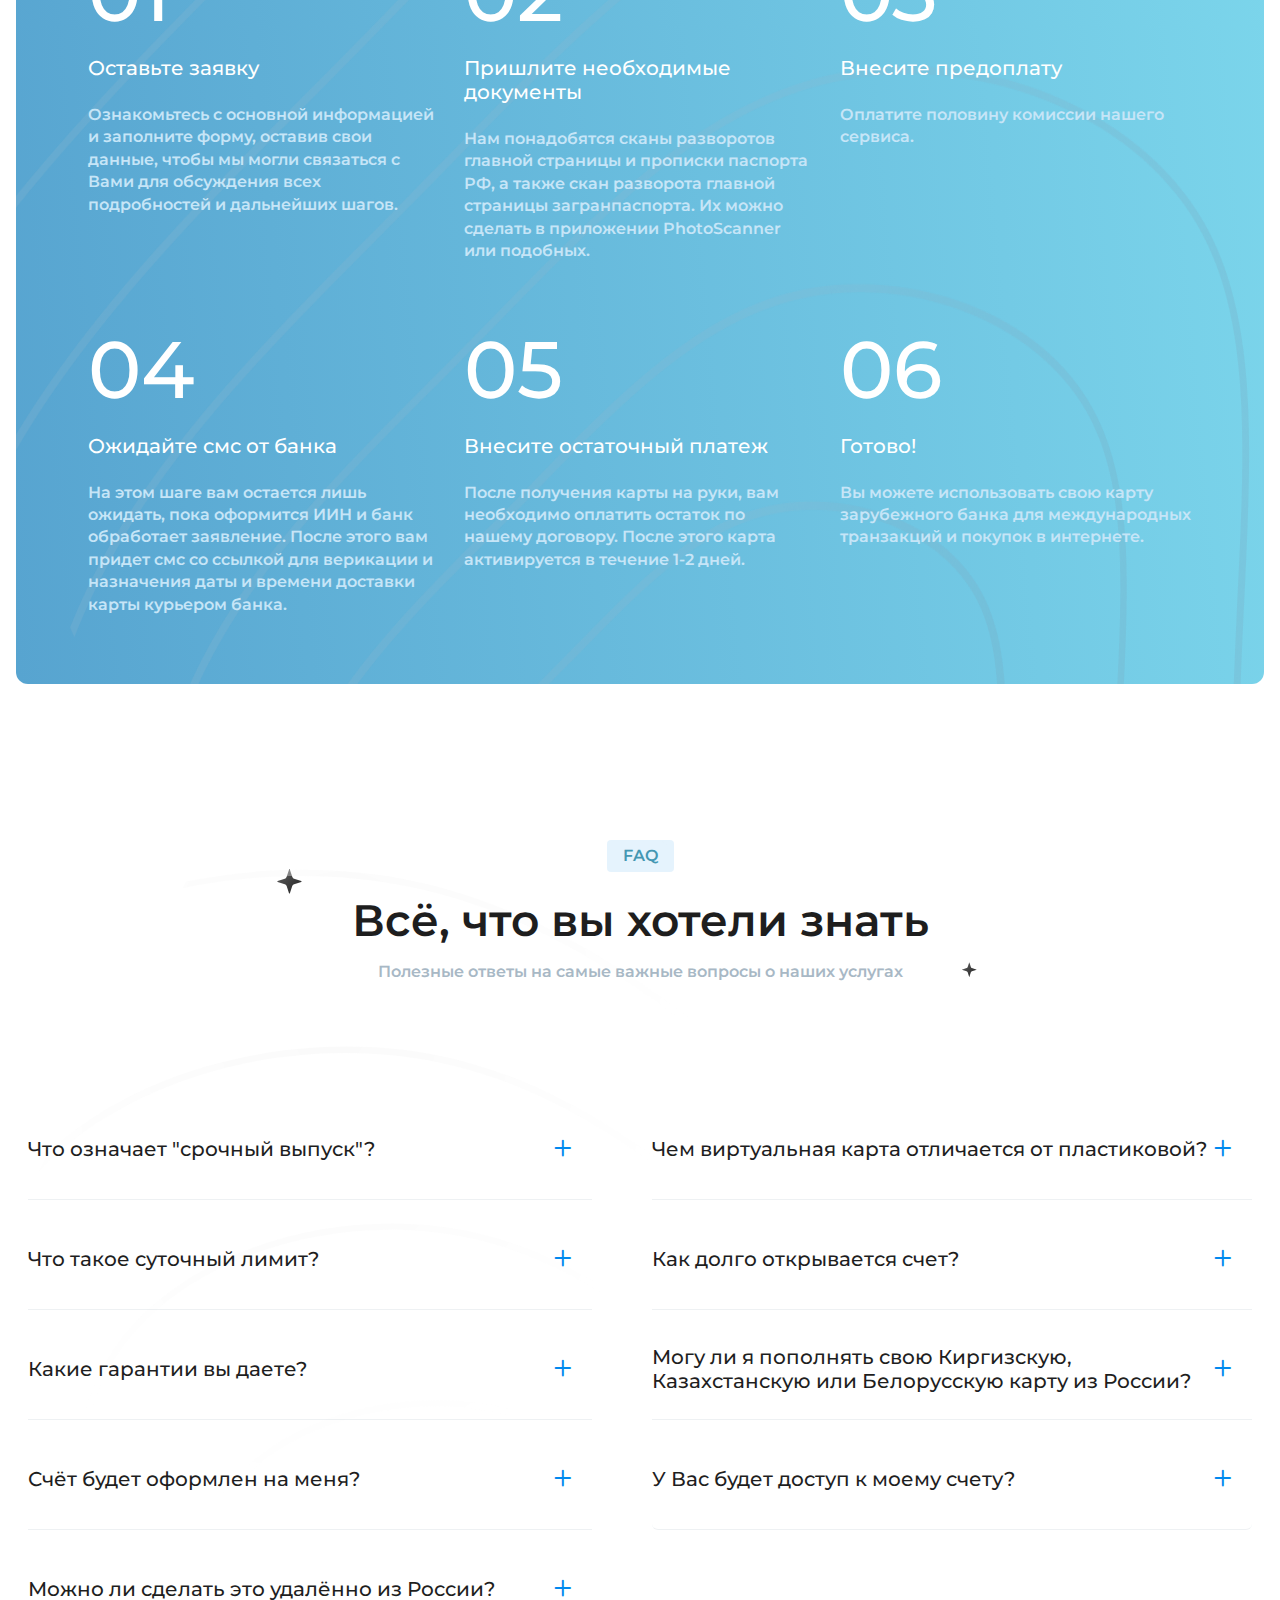
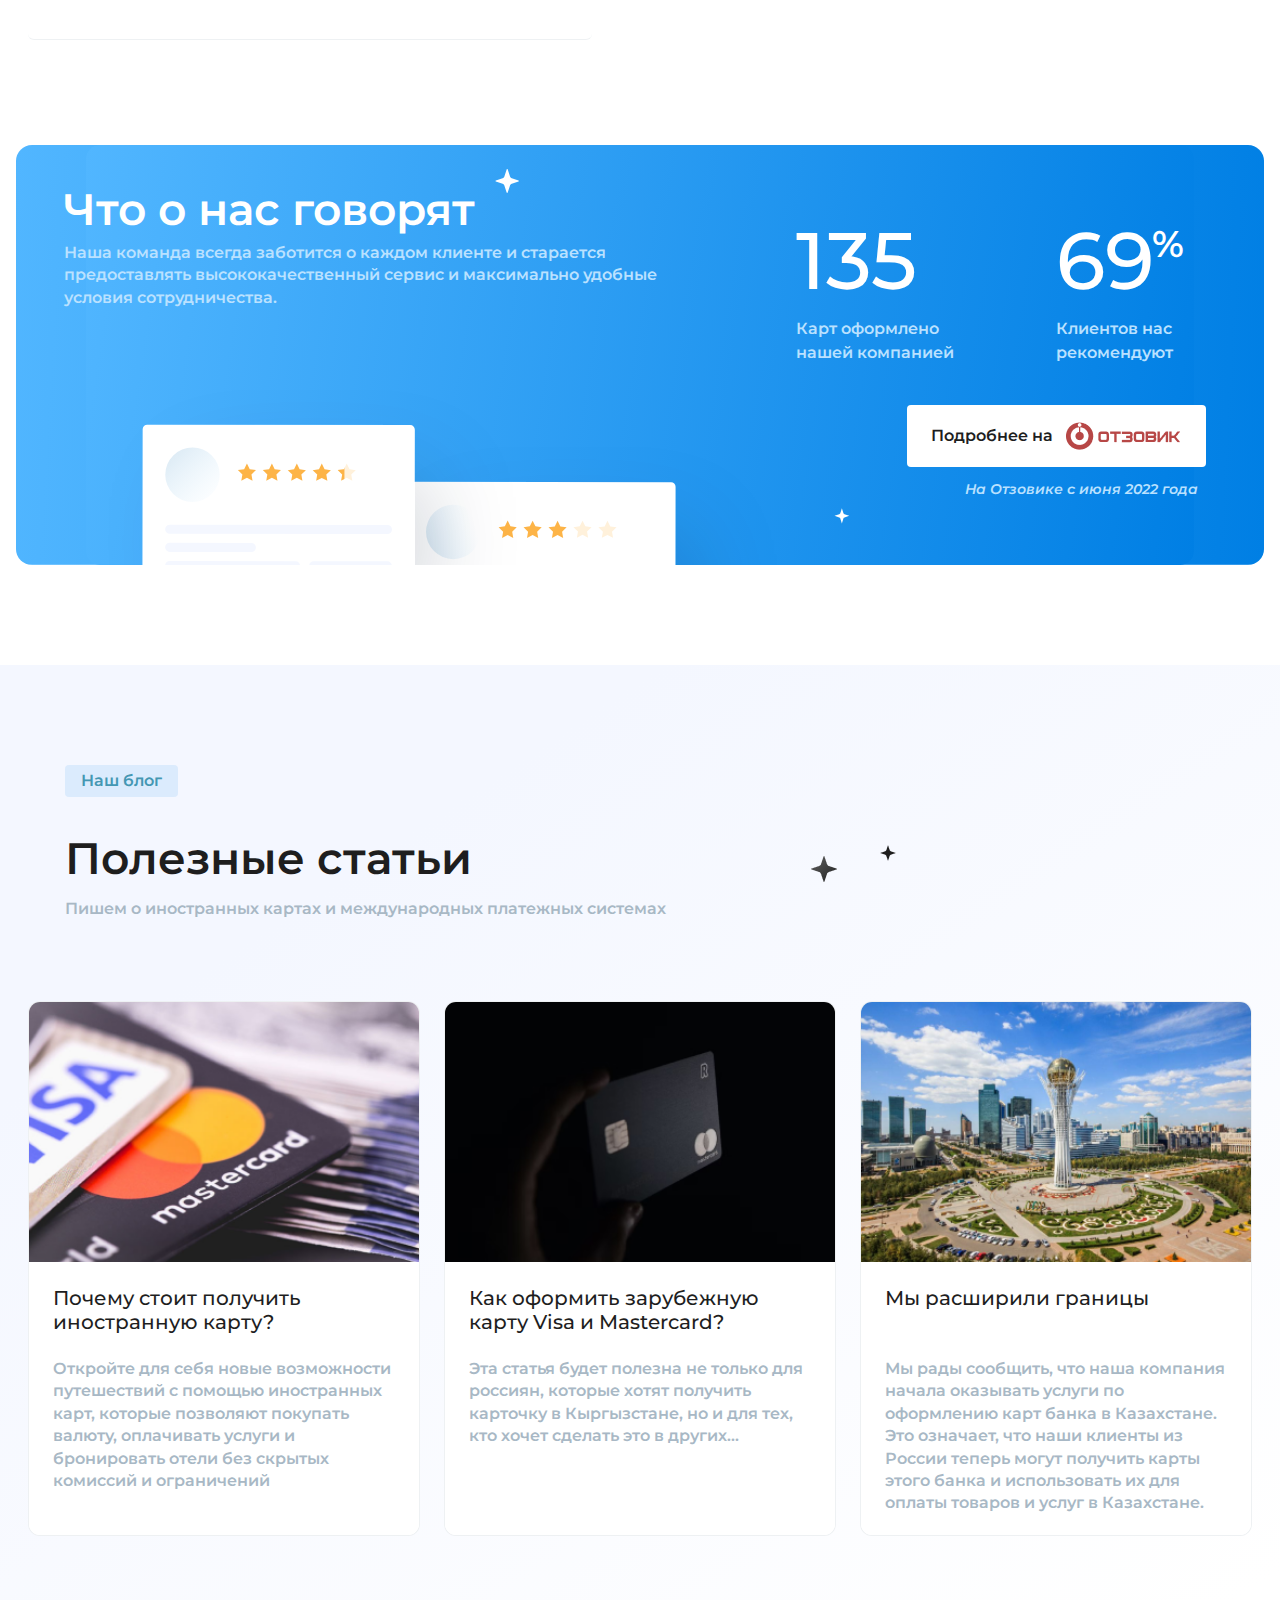
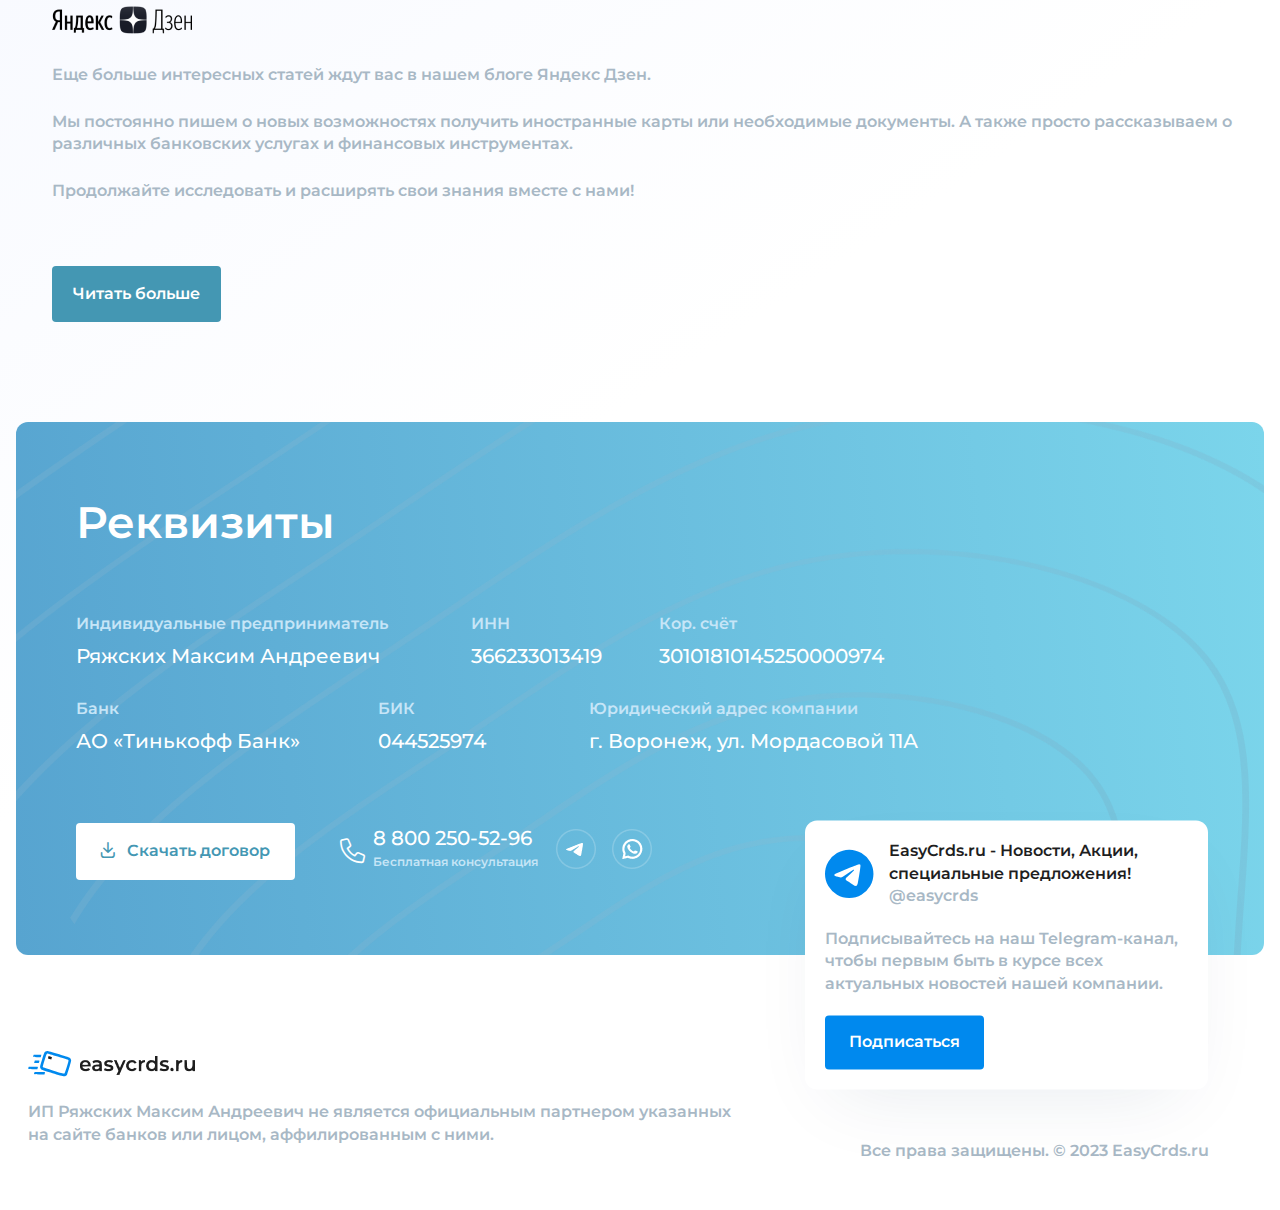
<file: kazakhstan.html>
<!doctype html>
<html lang="en">
<head>
  <meta charset="UTF-8">
  <meta name="viewport"
        content="width=device-width, user-scalable=no, initial-scale=1.0, maximum-scale=1.0, minimum-scale=1.0">
  <meta http-equiv="X-UA-Compatible" content="ie=edge">
  <link rel="preconnect" href="https://fonts.googleapis.com">
  <link rel="preconnect" href="https://fonts.gstatic.com" crossorigin>
  <link href="https://fonts.googleapis.com/css2?family=Montserrat:wght@200;300;400;500;600;700&display=swap"
        rel="stylesheet">

  <!--  STYLES  -->
  <link href="css/bootstrap.min.css" rel="stylesheet">
  <link href="assets/icons/icons.css" rel="stylesheet">
  <link href="css/slick.css" rel="stylesheet" />
  <link href="css/aos.css" rel="stylesheet">
  <link href="css/style.css" rel="stylesheet">
  <link href="css/Arm.css" rel="stylesheet" >



  <script src="js/popper.min.js"></script>
  <script src="js/bootstrap.min.js"></script>
  <script src="js/jquery.min.js"></script>
  <script src="js/slick.min.js"></script>
  <script src="js/aos.js"></script>


  <title>EasyCards.Ru Казахстан</title>
</head>
<body class="kazakhstan">


<div class="overflow-hidden mb-5">
  <div class="menu">

    <div class="container menu-content">

      <div class="d-flex justify-content-start">
        <div class="logo d-flex align-items-center">
          <img src="./assets/image/wallet.svg" class="me-2" alt="">
          <a href="#">
            <img src="assets/image/logo.png" alt="">
          </a>
          <div class="gray ms-4 me-4"></div>
        </div>

        <nav class="navbar">
          <a href="#cards" class="me-4">Карты</a>
          <a href="#map-comparison" class="me-4 active">Сравнение карт</a>
          <a href="#visa-master" class="me-4">Возможности</a>
          <a href="#steps" class="me-4">Шаги открытия</a>
          <a href="#faq" class="me-4">FAQ</a>
          <a href="#reviews" class="me-4">Отзывы</a>
        </nav>
      </div>

      <div class="icons d-flex align-items-center ms-5">
        <div class="tel-block-menu">
          <img src="assets/image/Phone.png" alt="Phone" class="me-1  d-none d-md-block">
          <div class="contact mt-2 me-sm-3">
            <a href="tel:8 800 250-52-96 ">8 800 250-52-96 </a> <br>
            <span class="text-nowrap d-none d-md-block">Бесплатная консультация</span>
          </div>
        </div>
        <a href="#" class="me-2 d-none d-md-block">
          <div class="soc-site-icon tg">
            <img src="assets/image/tg.svg" alt="wp-tg" style="margin-left: -3px;">
          </div>
        </a>
        <a href="#" class=" d-none d-md-block">
          <div class="soc-site-icon whatsapp">
            <img src="assets/image/wp-app.svg" alt="wp-app">
          </div>
        </a>
      </div>

      <div id="menu-bar" class="menu-bar">
        <i class="fa-solid fa-bars-sort fa-flip-horizontal bar"></i>
        <i class="fa-regular fa-xmark fs-1"></i>
      </div>

    </div>

  </div>

  <header class="header">
    <div class="container position-relative">
      <div class="header-body">
        <span class="info-block" data-aos="zoom-in" data-aos-duration="1000">
          <img src="assets/image/kazakhstan.png" alt="kazakhstan" class="me-2">
          Казахстан
        </span>
        <h1 class="header-title" data-aos="fade-right" data-aos-duration="2000">
          Оформление банковской
          карты Казахстана и ИНН
          для граждан России
        </h1>
        <h5 class="header-description" data-aos="fade-right" data-aos-duration="3000">
          Расширьте свои финансовые горизонты с оформлением  карты Казахстана или ИИН и наслаждайтесь удобством и преимуществами, которые они предоставляют.
        </h5>
        <button class="btn btn-white"  data-aos="fade-right" data-aos-duration="3000">Выбрать карту </button>
      </div>
      <img src="assets/image/kazakhstan-header-card-freedom-back.png" alt="kazakhstan-header-card-freedom-back" class="kazakhstan-header-card-freedom-back"  data-aos="flip-right" data-aos-duration="2000">
      <img src="assets/image/kazakhstan-header-card-freedom.png" alt="kazakhstan-header-card-freedom" class="kazakhstan-header-card-freedom"  data-aos="flip-right" data-aos-duration="3000">
    </div>
  </header>

  <section class="guarantee">

    <div class="container guarantee-container">

      <div class="row guarantee-content justify-content-center justify-content-lg-between flex-column flex-md-row align-items-center">

        <div data-aos="fade-up" data-aos-duration="1000" class="col-12 col-md-4 guarantee-box  d-flex justify-content-center justify-content-md-start guarantee-box box">
          <div class="d-flex flex-row flex-md-column flex-lg-row align-items-center box">
            <div class="image">
              <img src="./assets/image/khazaxstan-gurantee-1.png" alt="">
            </div>
            <div class="content">
              <p class="title-top">Оформление карты <br> <span>без доверенности</span></p>
              <p class="title">Весь процесс без лишних хлопот с документами</p>
            </div>
          </div>
        </div>
        <div data-aos="fade-up" data-aos-duration="2000" class="col-12 col-md-4 guarantee-box box2  justify-content-center justify-content-lg-between flex-column flex-md-row align-items-center ">
          <div class="d-flex flex-row flex-md-column flex-lg-row align-items-center box">
            <div class="image">
              <img src="./assets/image/khazaxstan-gurantee-2.png" alt="">
            </div>
            <div class="content">
              <p class="title-top">Гарантируем
                <br> <span> конфиденциальность</span></p>
              <p class="title">Мы гарантируем полную безопасность ваших данных</p>
            </div>
          </div>
        </div>
        <div data-aos="fade-up" data-aos-duration="3000" class="col-12 col-md-4 guarantee-box box3  justify-content-center justify-content-lg-between flex-column flex-md-row align-items-center ">
          <div class="d-flex flex-row flex-md-column flex-lg-row align-items-center box">
            <div class="image">
              <img src="./assets/image/khazaxstan-gurantee-3.png" alt="">
            </div>
            <div class="content">
              <p class="title-top">Доставка карты
                <br> <span>до двери</span></p>
              <p class="title">Максимально удобно, вам не нужно никуда ходить</p>
            </div>
          </div>
        </div>

      </div>

    </div>

  </section>

  <section class="available-cards">
    <img class="avalibe-star" src="assets/image/bakai-card-star2.png" alt="">
    <div class="container available-container">

      <div class="available-title text-center">
        <button class="btn-lightblue btn-available" data-aos="fade-down" data-aos-duration="1000">Доступные карты</button>
        <h2 class="heading btn-heading" data-aos="fade-right" data-aos-duration="2000">Выбор карт банков Казахстана</h2>
        <p class="title btn-title" data-aos="fade-left" data-aos-duration="3000">Выбери свою идеальную карту, чтобы удовлетворить различные финансовые потребности</p>
      </div>


      <div class="row available-content-row align-items-stretch">

        <div class="col-12 col-lg-6 mb-4">

          <div class="check-bank">
            <div>
              <div class="d-flex justify-content-center align-items-center khazaxstan-card-image">
                <img class="decstop" src="assets/image/check-bank-freedom.png" alt="check-bank-freedom">
                <img class="media" src="assets/image/freedom-media.png" alt="">
              </div>
              <h3 class="check-bank-title">Карта от Freedom Bank</h3>
              <p class="check-bank-subtitle">
                Freedom Card — это мультивалютная банковская карта, которая позволяет своему владельцу наслаждаться широким спектром возможностей и эксклюзивных предложений в любой точке мира.
              </p>
              <div class="row">
                <div class="col-12 col-md-6">
                  <div class="checks-list">
                    <i class="fa-solid fa-circle-check"></i>
                    <div>
                      <div class="checks-list-title"> Доступные валюты:</div>
                      <div class="checks-list-subtitle">USD, EUR, RUB, KZT</div>
                    </div>
                  </div>
                  <div class="checks-list">
                    <i class="fa-solid fa-circle-check"></i>
                    <div class="checks-list-title">
                      Привязка к <br>
                      РФ номеру
                    </div>
                  </div>
                  <div class="checks-list">
                    <i class="fa-solid fa-circle-check"></i>
                    <div class="checks-list-title">
                      Оформление <br>
                      без доверенности
                    </div>
                  </div>
                </div>
                <div class="col-12 col-md-6 text-md-end price-btn">
                  <div class="check-price">
                    15 000 ₽
                  </div>
                  <button class="btn-transparent mt-4">Тарифы</button>
                </div>
              </div>
            </div>

            <div class="mt-5 buttons">
              <button class="btn btn-blue-dark " data-bs-toggle="modal" data-bs-target="#staticBackdrop">Оформить сейчас</button>
                <button class="btn-transparent">Подробнее</button>
            </div>
          </div>
          
        </div>

        <div class="col-12 col-lg-6 mb-4">

          <div class="check-bank">
            <div>
              <div class="d-flex justify-content-center align-items-center khazaxstan-card-image">
                <img class="decstop" src="assets/image/check-bank-freedom-back.png" alt="check-bank-freedom">
                <img class="media" src="assets/image/card-kazaxstan-media.png" alt="#">
              </div>
              <h3 class="check-bank-title">Оформление ИИН</h3>
              <p class="check-bank-subtitle">
                Помощь в удаленном получении ИИН Казахстана для граждан России. Быстро, просто и надежно!
              </p>
              <div class="row">
                <div class="col-12 col-md-6">
                  <div class="checks-list">
                    <i class="fa-solid fa-circle-check"></i>
                    <div class="checks-list-title">
                      Минимальные <br>
                      сроки выпуска
                    </div>
                  </div>
                  <div class="checks-list">
                    <i class="fa-solid fa-circle-check"></i>
                    <div class="checks-list-title">
                      Получение в <br>
                      электронном виде
                    </div>
                  </div>
                </div>
                <div class="col-12 col-md-6 text-md-end price-btn">
                  <div class="check-price">
                    6 500 ₽
                  </div>
                  <button class="btn-transparent mt-4">Тарифы</button>
                </div>
              </div>
            </div>

            <div class="mt-5 buttons">

                <button class="btn btn-blue-dark " data-bs-toggle="modal" data-bs-target="#staticBackdrop">Оформить сейчас</button>
                <button class="btn-transparent">Подробнее</button>

              </div>
          </div>

        </div>

      </div>

    </div>

  </section>


  <section class="about-cards" >

    <div class="container about-container"  >

      <div class="content">

        <div class="content-title">
          <h2 class="heading about-heading">Карты Киргизии</h2>
          <p class="title about-title">
            Мы предлагаем вам широкий выбор карт от банков Киргизии, <br>
            чтобы вы могли найти идеальный вариант, соответствующий <br>
            вашим финансовым потребностям.
          </p>
          <div class="buttons">
            <button class="btn-blue btn-about c-yellow ">
              <img src="./assets/image/flags/kyrgyzstan.png" alt="kyrgyzstan" class="me-2" >
              Выбрать карту
            </button>
          </div>
        </div>

        <div class="content-image">
          <img class="about-img-kazakhstan" src="./assets/image/about-content-image.png" alt="">
        </div>


      </div>

    </div>

  </section>


  <section class="visa-master">
    <div class="container">
      <img class="star1" src="./assets/image/bakai-card-star.png" alt="">
      <img class="star2" src="./assets/image/bakai-card-star2.png" alt="">
      <div  class="visa-heading">
      <button class="btn-lightblue available-btn ">Возможности</button>
      <h3 class="def-title">Что можно делать с иностранными <br> картами Visa и MasterCard? </h3>
      <p class="def-subtitle">Откройте для себя все возможности с использования карт, которые мы предлагаем</p>
      </div>

      <div class="row mt-5 align-items-stretch">
        <div class="col-12 col-sm-6 col-lg-7 mb-3">
          <div class="visa-master-item">
            <div>
              <img src="assets/image/shop.png" alt="shop">
            </div>
            <h4 class="visa-master-item-title">
              Шопинг и наличные <br>
              за рубежом
            </h4>
            <p class="visa-master-item-subtitle">
              Используйте свою виртуальную или пластиковую карту для оплаты в оффлайн магазинах, а также для снятия наличных в банкоматах, находясь в отпуске или командировке.
            </p>
          </div>
        </div>
        <div class="col-12 col-sm-6 col-lg-5 mb-3">
          <div class="visa-master-item">
            <div>
              <img src="assets/image/payment-icon.png" alt="shop">
            </div>
            <h4 class="visa-master-item-title">
              Оплата в зарубежных <br>
              онлайн магазинах
            </h4>
            <p class="visa-master-item-subtitle">
              Совершайте покупки в зарубежных онлайн магазинах.
            </p>
          </div>
        </div>
        <div class="col-12 col-sm-6 col-lg-5 mb-3">
          <div class="visa-master-item">
            <div>
              <img src="assets/image/payment-service-icon.png" alt="shop">
            </div>
            <h4 class="visa-master-item-title">
              Оплата подписок, игр <br>
              иностранных сервисов
            </h4>
            <p class="visa-master-item-subtitle">
              Оплачивайте цифровые товары в магазинах Steam, PS Store, Figma, Envato Elements и других
            </p>
          </div>
        </div>
        <div class="col-12 col-sm-6 col-lg-7 mb-3">
          <div class="visa-master-item">
            <div>
              <img src="assets/image/binding-icon.png" alt="shop">
            </div>
            <h4 class="visa-master-item-title">
              Привязка <br>
              к платежным сервисам
            </h4>
            <p class="visa-master-item-subtitle">
              Карты Visa и Mastercard зарубежных банков привязываются к Apple/Samsung/Google/Garmin Pay/PayPal и другим платежным системам.
            </p>
          </div>
        </div>
        <div class="col-12 col-sm-6 col-lg-7 mb-3">
          <div class="visa-master-item">
            <div>
              <img src="assets/image/get-payments-icon.png" alt="shop">
            </div>
            <h4 class="visa-master-item-title">
              Получение оплат <br>
              из-за границы
            </h4>
            <p class="visa-master-item-subtitle">
              Принимайте платежи от иностранных клиентов / бирж фриланса прямо на карту.
            </p>
          </div>
        </div>
        <div class="col-12 col-sm-6 col-lg-5 mb-3">
          <div class="visa-master-item">
            <div>
              <img src="assets/image/save-payment-icon.png" alt="shop">
            </div>
            <h4 class="visa-master-item-title">
              Хранение сбережений <br>
              в валюте
            </h4>
            <p class="visa-master-item-subtitle">
              Храните свои сбережения в валюте на собственном именном счете без конвертации в рубли.
            </p>
          </div>
        </div>
      </div>
    </div>
  </section>

  <section class="steps">

    <div class="container">

      <div class="row-steps-header">
        <button class="btn-lightblue available-btn ">Шаги открытия</button>

        <div class="row justify-content-between align-items-start mt-5">
          <div class="col-12 col-md-8 ">
            <h3 class="def-title mt-0">6 простых шагов до открытия карты банка Казахстана</h3>
          </div>
          <div class="col-12 col-md-4 sub">
            <p class="def-subtitle mt-0">
              Пользуйся картой сразу после получения. Осуществляй быстрые переводы, покупки, оплату коммунальных услуг и многое другое
            </p>
          </div>
        </div>
      </div>

      <div class="row steps-body">
        <div class="col-12 col-sm-6 col-lg-4 mb-3 mb-lg-5">
          <div class="steps-number">01</div>
          <h4 class="steps-title">Оставьте заявку</h4>
          <p class="steps-subtitle">
            Ознакомьтесь с основной информацией и заполните форму, оставив свои данные, чтобы мы могли связаться с Вами для обсуждения всех подробностей и дальнейших шагов.
          </p>
        </div>
        <div class="col-12 col-sm-6 col-lg-4 mb-3 mb-lg-5">
          <div class="steps-number">02</div>
          <h4 class="steps-title">Пришлите необходимые документы</h4>
          <p class="steps-subtitle">
            Нам понадобятся сканы разворотов главной страницы и прописки паспорта РФ, а также скан разворота главной страницы загранпаспорта. Их можно сделать в приложении PhotoScanner или подобных.
          </p>
        </div>
        <div class="col-12 col-sm-6 col-lg-4 mb-3 mb-lg-5">
          <div class="steps-number">03</div>
          <h4 class="steps-title">Внесите предоплату</h4>
          <p class="steps-subtitle">
            Оплатите половину комиссии нашего сервиса.
          </p>
        </div>
        <div class="col-12 col-sm-6 col-lg-4 mb-3 mb-lg-5">
          <div class="steps-number">04</div>
          <h4 class="steps-title">Ожидайте смс от банка</h4>
          <p class="steps-subtitle">
            На этом шаге вам остается лишь ожидать, пока оформится ИИН и банк обработает заявление. После этого вам придет смс со ссылкой для верикации и назначения даты и времени доставки карты курьером банка.
          </p>
        </div>
        <div class="col-12 col-sm-6 col-lg-4 mb-3 mb-lg-5">
          <div class="steps-number">05</div>
          <h4 class="steps-title">Внесите остаточный платеж</h4>
          <p class="steps-subtitle">
            После получения карты на руки, вам необходимо оплатить остаток по нашему договору. После этого карта активируется в течение 1-2 дней.
          </p>
        </div>
        <div class="col-12 col-sm-6 col-lg-4 mb-3 mb-lg-5">
          <div class="steps-number">06</div>
          <h4 class="steps-title">Готово!</h4>
          <p class="steps-subtitle">
            Вы можете использовать свою карту зарубежного банка для международных транзакций и покупок в интернете.
          </p>
        </div>
      </div>

    </div>

  </section>


  <section class="faq">
    <div class="container faq-body">
      <div class="d-flex justify-content-center align-items-center">
        <button class="btn-lightblue available-btn ">FAQ</button>
      </div>
      <h3 class="def-title text-center mt-4">Всё, что вы хотели знать</h3>
      <p class="def-subtitle text-center mt-3">
        Полезные ответы на самые важные вопросы о наших услугах
      </p>

      <div class="row">
        <div class="col-12 col-lg-6 pe-lg-5">
          <div class="accordion accordion-faq">
            <div class="accordion-item">
              <h2 class="accordion-header">
                <button class="accordion-button collapsed" type="button" data-bs-toggle="collapse"
                        data-bs-target="#panelsStayOpen-collapseOne" aria-expanded="false"
                        aria-controls="panelsStayOpen-collapseOne">
                  Что означает "срочный выпуск"?
                  <i class="fa-regular fa-minus c-blue"></i>
                  <i class="fa-regular fa-plus c-blue"></i>
                </button>
              </h2>
              <div id="panelsStayOpen-collapseOne" class="accordion-collapse collapse">
                <div class="accordion-body">
                  Сроки выпуска карты в самих банках Киргизии обычно варьируются от 7 до 14 дней. Воспользовавшись услугой срочного выпуска, это время уменьшается до 2-3 дней. Уточняйте подробности в подержке на сайте.
                </div>
              </div>
            </div>
            <div class="accordion-item">
              <h2 class="accordion-header">
                <button class="accordion-button collapsed" type="button" data-bs-toggle="collapse"
                        data-bs-target="#panelsStayOpen-1" aria-expanded="false"
                        aria-controls="panelsStayOpen-1">
                  Что такое суточный лимит?
                  <i class="fa-regular fa-minus c-blue"></i>
                  <i class="fa-regular fa-plus c-blue"></i>
                </button>
              </h2>
              <div id="panelsStayOpen-1" class="accordion-collapse collapse">
                <div class="accordion-body">
                  Сроки выпуска карты в самих банках Киргизии обычно варьируются от 7 до 14 дней. Воспользовавшись услугой срочного выпуска, это время уменьшается до 2-3 дней. Уточняйте подробности в подержке на сайте.
                </div>
              </div>
            </div>
            <div class="accordion-item">
              <h2 class="accordion-header">
                <button class="accordion-button collapsed" type="button" data-bs-toggle="collapse"
                        data-bs-target="#panelsStayOpen-2" aria-expanded="false"
                        aria-controls="panelsStayOpen-2">
                  Какие гарантии вы даете?
                  <i class="fa-regular fa-minus c-blue"></i>
                  <i class="fa-regular fa-plus c-blue"></i>
                </button>
              </h2>
              <div id="panelsStayOpen-2" class="accordion-collapse collapse">
                <div class="accordion-body">
                  Сроки выпуска карты в самих банках Киргизии обычно варьируются от 7 до 14 дней. Воспользовавшись услугой срочного выпуска, это время уменьшается до 2-3 дней. Уточняйте подробности в подержке на сайте.
                </div>
              </div>
            </div>
            <div class="accordion-item">
              <h2 class="accordion-header">
                <button class="accordion-button collapsed" type="button" data-bs-toggle="collapse"
                        data-bs-target="#panelsStayOpen-3" aria-expanded="false"
                        aria-controls="panelsStayOpen-3">
                  Счёт будет оформлен на меня?
                  <i class="fa-regular fa-minus c-blue"></i>
                  <i class="fa-regular fa-plus c-blue"></i>
                </button>
              </h2>
              <div id="panelsStayOpen-3" class="accordion-collapse collapse">
                <div class="accordion-body">
                  Сроки выпуска карты в самих банках Киргизии обычно варьируются от 7 до 14 дней. Воспользовавшись услугой срочного выпуска, это время уменьшается до 2-3 дней. Уточняйте подробности в подержке на сайте.
                </div>
              </div>
            </div>
            <div class="accordion-item">
              <h2 class="accordion-header">
                <button class="accordion-button collapsed" type="button" data-bs-toggle="collapse"
                        data-bs-target="#panelsStayOpen-4" aria-expanded="false"
                        aria-controls="panelsStayOpen-4">
                  Можно ли сделать это удалённо из России?
                  <i class="fa-regular fa-minus c-blue"></i>
                  <i class="fa-regular fa-plus c-blue"></i>
                </button>
              </h2>
              <div id="panelsStayOpen-4" class="accordion-collapse collapse">
                <div class="accordion-body">
                  Сроки выпуска карты в самих банках Киргизии обычно варьируются от 7 до 14 дней. Воспользовавшись услугой срочного выпуска, это время уменьшается до 2-3 дней. Уточняйте подробности в подержке на сайте.
                </div>
              </div>
            </div>

          </div>
        </div>

        <div class="col-12 col-lg-6">
          <div class="accordion accordion-faq">
            <div class="accordion-item">
              <h2 class="accordion-header">
                <button class="accordion-button collapsed" type="button" data-bs-toggle="collapse"
                        data-bs-target="#panelsStayOpen-6" aria-expanded="false"
                        aria-controls="panelsStayOpen-6">
                  Чем виртуальная карта отличается от пластиковой?
                  <i class="fa-regular fa-minus c-blue"></i>
                  <i class="fa-regular fa-plus c-blue"></i>
                </button>
              </h2>
              <div id="panelsStayOpen-6" class="accordion-collapse collapse">
                <div class="accordion-body">
                  Сроки выпуска карты в самих банках Киргизии обычно варьируются от 7 до 14 дней. Воспользовавшись услугой срочного выпуска, это время уменьшается до 2-3 дней. Уточняйте подробности в подержке на сайте.
                </div>
              </div>
            </div>
            <div class="accordion-item">
              <h2 class="accordion-header">
                <button class="accordion-button collapsed" type="button" data-bs-toggle="collapse"
                        data-bs-target="#panelsStayOpen-7" aria-expanded="false"
                        aria-controls="panelsStayOpen-7">
                  Как долго открывается счет?
                  <i class="fa-regular fa-minus c-blue"></i>
                  <i class="fa-regular fa-plus c-blue"></i>
                </button>
              </h2>
              <div id="panelsStayOpen-7" class="accordion-collapse collapse">
                <div class="accordion-body">
                  Сроки выпуска карты в самих банках Киргизии обычно варьируются от 7 до 14 дней. Воспользовавшись услугой срочного выпуска, это время уменьшается до 2-3 дней. Уточняйте подробности в подержке на сайте.
                </div>
              </div>
            </div>
            <div class="accordion-item">
              <h2 class="accordion-header">
                <button class="accordion-button collapsed" type="button" data-bs-toggle="collapse"
                        data-bs-target="#panelsStayOpen-8" aria-expanded="false"
                        aria-controls="panelsStayOpen-8">
                  Могу ли я пополнять свою Киргизскую, Казахстанскую или Белорусскую карту из России?
                  <i class="fa-regular fa-minus c-blue"></i>
                  <i class="fa-regular fa-plus c-blue"></i>
                </button>
              </h2>
              <div id="panelsStayOpen-8" class="accordion-collapse collapse">
                <div class="accordion-body">
                  Сроки выпуска карты в самих банках Киргизии обычно варьируются от 7 до 14 дней. Воспользовавшись услугой срочного выпуска, это время уменьшается до 2-3 дней. Уточняйте подробности в подержке на сайте.
                </div>
              </div>
            </div>
            <div class="accordion-item">
              <h2 class="accordion-header">
                <button class="accordion-button collapsed" type="button" data-bs-toggle="collapse"
                        data-bs-target="#panelsStayOpen-9" aria-expanded="false"
                        aria-controls="panelsStayOpen-9">
                  У Вас будет доступ к моему счету?
                  <i class="fa-regular fa-minus c-blue"></i>
                  <i class="fa-regular fa-plus c-blue"></i>
                </button>
              </h2>
              <div id="panelsStayOpen-9" class="accordion-collapse collapse">
                <div class="accordion-body">
                  Сроки выпуска карты в самих банках Киргизии обычно варьируются от 7 до 14 дней. Воспользовавшись услугой срочного выпуска, это время уменьшается до 2-3 дней. Уточняйте подробности в подержке на сайте.
                </div>
              </div>
            </div>


          </div>
        </div>
      </div>
    </div>
  </section>


  <section class="users" >

    <div class="container users-container ">


      <div class="content">

        <div class="content-title users-content-title">
          <h2 class="heading users-heading" >Что о нас говорят</h2>
          <p class="title users-title" >Наша команда всегда заботится о каждом клиенте и старается предоставлять высококачественный сервис и максимально удобные условия сотрудничества.</p>
        </div>

        <div class="content-title2">
          <div class="box">
            <h2>135</h2>
            <span>Карт оформлено
              нашей компанией</span>
          </div>
          <div class="box">
            <h2>69<span>%</span></h2>
            <span>Клиентов нас <br>рекомендуют</span>
          </div>
        </div>

      </div>

      <div class="button">
        <div>
          <button class="btn-blue btn-users d-flex justify-content-center align-items-center" >
            Подробнее на
            <img src="./assets/image/users-btn.png" alt="#">
          </button>
          <p>На Отзовике с июня 2022 года</p>
        </div>
      </div>


    </div>


  </section>


  <div class="footer-bg">

    <img src="assets/image/dark-star.png" alt="dark-star" class="footer-bg-stars">

    <section class="blog">
      <div class="container">

        <div class="footer-heading">
        <button class="btn-lightblue available-btn  ms-4">Наш блог</button>
        <h3 class="def-title ms-4 mb-0">Полезные статьи</h3>
        <p class="def-subtitle ms-4 mb-0 mb-sm-3">
          Пишем о иностранных картах и международных платежных системах
        </p>
        </div>

        <div class="row align-items-stretch mt-80">
          <div class="col-12 col-md-6 col-lg-4 mb-3">
            <div class="blog-item">
              <div class="blog-item-img" style="background-image: url(assets/image/blog-visa-master.png)"></div>
              <div class="blog-item-body">
                <h4 class="blog-item-title">Почему стоит получить иностранную карту?</h4>
                <p class="blog-item-description">
                  Откройте для себя новые возможности путешествий с помощью иностранных карт, которые позволяют покупать валюту, оплачивать услуги и бронировать отели без скрытых комиссий и ограничений
                </p>
                <a href="#" class="mt-4 d-block">
                  <button class="btn-blue me-2">Читать на Яндекс Дзен</button>
                </a>
              </div>
            </div>
          </div>

          <div class="col-12 col-md-6 col-lg-4 mb-3">
            <div class="blog-item">
              <div class="blog-item-img" style="background-image: url(assets/image/blok-car.png)"></div>
              <div class="blog-item-body">
                <h4 class="blog-item-title">Как оформить зарубежную карту Visa и Mastercard?</h4>
                <p class="blog-item-description">
                  Эта статья будет полезна не только для россиян, которые хотят получить карточку в Кыргызстане, но и для тех, кто хочет сделать это в других...
                </p>
                <a href="#" class="mt-4 d-block">
                  <button class="btn-blue me-2">Читать на Яндекс Дзен</button>
                </a>
              </div>
            </div>
          </div>

          <div class="col-12 col-md-4  mb-3 d-block d-md-none d-lg-block">
            <div class="blog-item">
              <div class="blog-item-img" style="background-image: url(assets/image/blog-country.png)"></div>
              <div class="blog-item-body">
                <h4 class="blog-item-title">Мы расширили границы</h4>
                <p class="blog-item-description">
                  Мы рады сообщить, что наша компания начала оказывать услуги по оформлению карт банка в Казахстане. Это означает, что наши клиенты из России теперь могут получить карты этого банка и использовать их для оплаты товаров и услуг в Казахстане.
                </p>
                <a href="#" class="mt-4 d-block">
                  <button class="btn-blue me-2">Читать на Яндекс Дзен</button>
                </a>
              </div>
            </div>
          </div>

        </div>
      </div>
    </section>

    <section class="yandex-dzen mt-5">
      <div class="container">
        <div class="ms-4">
          <img src="assets/image/yandex-dzen.png" alt="yandex-dzen">
        </div>
        <p class="def-subtitle ms-4">
          Еще больше интересных статей ждут вас в нашем блоге Яндекс Дзен.
        </p>
        <p class="def-subtitle ms-4">
          Мы постоянно пишем о новых возможностях получить иностранные карты или необходимые документы. А также просто рассказываем
          о различных банковских услугах и финансовых инструментах.
        </p>
        <p class="def-subtitle ms-4">
          Продолжайте исследовать и расширять свои знания вместе с нами!
        </p>
        <button class="btn btn-blue-dark mt-5 ms-4">Читать больше</button>
      </div>
    </section>

    <section class="steps pt-0">

      <div class="container px-0">

        <div class="steps-body requisites">
          <h2 class="requisites-title">Реквизиты</h2>

          <div class="requisites-item item-1">
            <p class="requisites-name">Индивидуальные предприниматель</p>
            <p class="requisites-info">Ряжских Максим Андреевич</p>
          </div>
          <div class="requisites-item item-2">
            <p class="requisites-name">ИНН</p>
            <p class="requisites-info">366233013419</p>
          </div>
          <div class="requisites-item item-3">
            <p class="requisites-name">Банк</p>
            <p class="requisites-info">АО «Тинькофф Банк»</p>
          </div>
          <div class="requisites-item item-4">
            <p class="requisites-name">БИК</p>
            <p class="requisites-info">044525974</p>
          </div>
          <div class="requisites-item item-5">
            <p class="requisites-name">Кор. счёт</p>
            <p class="requisites-info">30101810145250000974</p>
          </div>
          <div class="requisites-item item-6">
            <p class="requisites-name">Юридический адрес компании</p>
            <p class="requisites-info">г. Воронеж, ул. Мордасовой 11А</p>
          </div>


          <div class="requisites-item item-7">
            <button class="btn btn-white w-auto">
              <i class="fa-regular fa-arrow-down-to-bracket me-2"></i>
              Скачать договор
            </button>
          </div>

          <div class="requisites-item item-8 call-footer">
            <div class="d-flex justify-content-start align-items-md-center align-items-sm-start align-items-center flex-row flex-sm-column flex-md-row">
              <div class="d-flex justify-content-start align-items-center">
                <i class="fa-light fa-phone icon-call-white"></i>
                <div class="me-2">
                  <a href="tel:8 800 250-52-96" class="free-call-number">8 800 250-52-96</a>
                  <p class="free-call-text">Бесплатная консультация</p>
                </div>
              </div>
              <div class="d-flex justify-content-center align-items-center requisites-socsites mt-sm-2 mt-lg-0">
                <a href="#" class="me-3">
                  <img src="assets/image/tg-btn-2.png" alt="Telegram">
                </a>
                <a href="#">
                  <img src="assets/image/whp-btn-2.png" alt="WhatsApp">
                </a>
              </div>
            </div>
          </div>

          <div class="requisites-tg">
            <div class="d-flex justify-content-start align-items-center">
              <i class="fa-brands fa-telegram me-3"></i>
              <div>
                <p class="requisites-tg-title">EasyCrds.ru - Новости, Акции, специальные предложения!</p>
                <p class="requisites-tg-nickname">@easycrds</p>
              </div>
            </div>
            <div class="requisites-tg-text">
              Подписывайтесь на наш Telegram-канал, чтобы первым быть в курсе всех актуальных новостей нашей компании.
            </div>
            <button class="btn-blue me-2">Подписаться</button>
          </div>

        </div>

      </div>

    </section>


    <footer>
      <div class="container">
        <div class="row justify-content-between align-items-end">
          <div class="col-12 col-xl-7 text-center text-lg-start">
            <div class="logo d-flex align-items-center justify-content-center justify-content-lg-start">
              <img src="./assets/image/wallet.svg" class="me-2" alt="">
              <a href="#">
                <img src="assets/image/logo.png" alt="">
              </a>
              <div class="gray ms-4 me-4"></div>
            </div>

            <p class="def-subtitle">
              ИП Ряжских Максим Андреевич не является официальным партнером указанных на сайте банков или лицом, аффилированным с ними.
            </p>
          </div>
          <div class="col-12 col-xl-4">
            <p class="def-subtitle mb-0 text-center text-lg-start">
              Все права защищены. © 2023 EasyCrds.ru
            </p>
          </div>
        </div>
      </div>
    </footer>

  </div>

</div>

<!-- Modal -->
<div class="modal fade " id="staticBackdrop" data-bs-backdrop="static" data-bs-keyboard="false" tabindex="-1" aria-labelledby="staticBackdropLabel" aria-hidden="true">
  <div class="modal-dialog">
    <div class="modal-content">
      <div class="modal-header border-0 p-0">
        <div class="modal-text">
          <h5 class="modal-title" id="staticBackdropLabel">Оставить заявку</h5>
          <p class="modal-subtitle" >Мы постараемся ответить вам в <br> кратчайшие сроки</p>
        </div>
        <button type="button" class="btn-close" data-bs-dismiss="modal" aria-label="Close"></button>
      </div>
      <div class="modal-body p-0">
        <div class="mb-3">
          <label class="def-input">
            <img src="assets/image/user-icon.svg" alt="user-icon">
            <input type="text" placeholder="Ваш логин">
          </label>
        </div>
        <div>
          <label class="def-input">
            <img src="assets/image/phone-icon.svg" alt="phone-icon">
            <input type="text" placeholder="Ваш логин">
          </label>
        </div>
        <div class="icons">
          <div class="icons-title">
            <p>Предпочитаемый способ связи:</p>
          </div>
          <div class="icon">
            <div class="soc-site-icon mod-icon phone">
              <img src="assets/image/phone1.png" alt="wp-tg">
            </div>
            <div class="soc-site-icon mod-icon teleg">
              <img src="assets/image/tg.svg" alt="wp-tg" style="margin-left: -3px;">
            </div>
            <div class="soc-site-icon mod-icon whats">
              <img src="assets/image/wp-app.svg" alt="wp-app" style="margin-left: 2px;margin-top: -2px;">
            </div>
            <div class="soc-site-icon mod-icon viber">
              <img src="assets/image/viber.png" alt="wp-app">
            </div>
          </div>
        </div>
      </div>
      <div class="modal-footer p-0 border-0 pt-4 pb-4">
        <button type="button" class="btn-blue">Отправить заявку</button>
      </div>
    </div>
  </div>
</div>

<script src="js/script.js"></script>
</body>
</html>
</file>
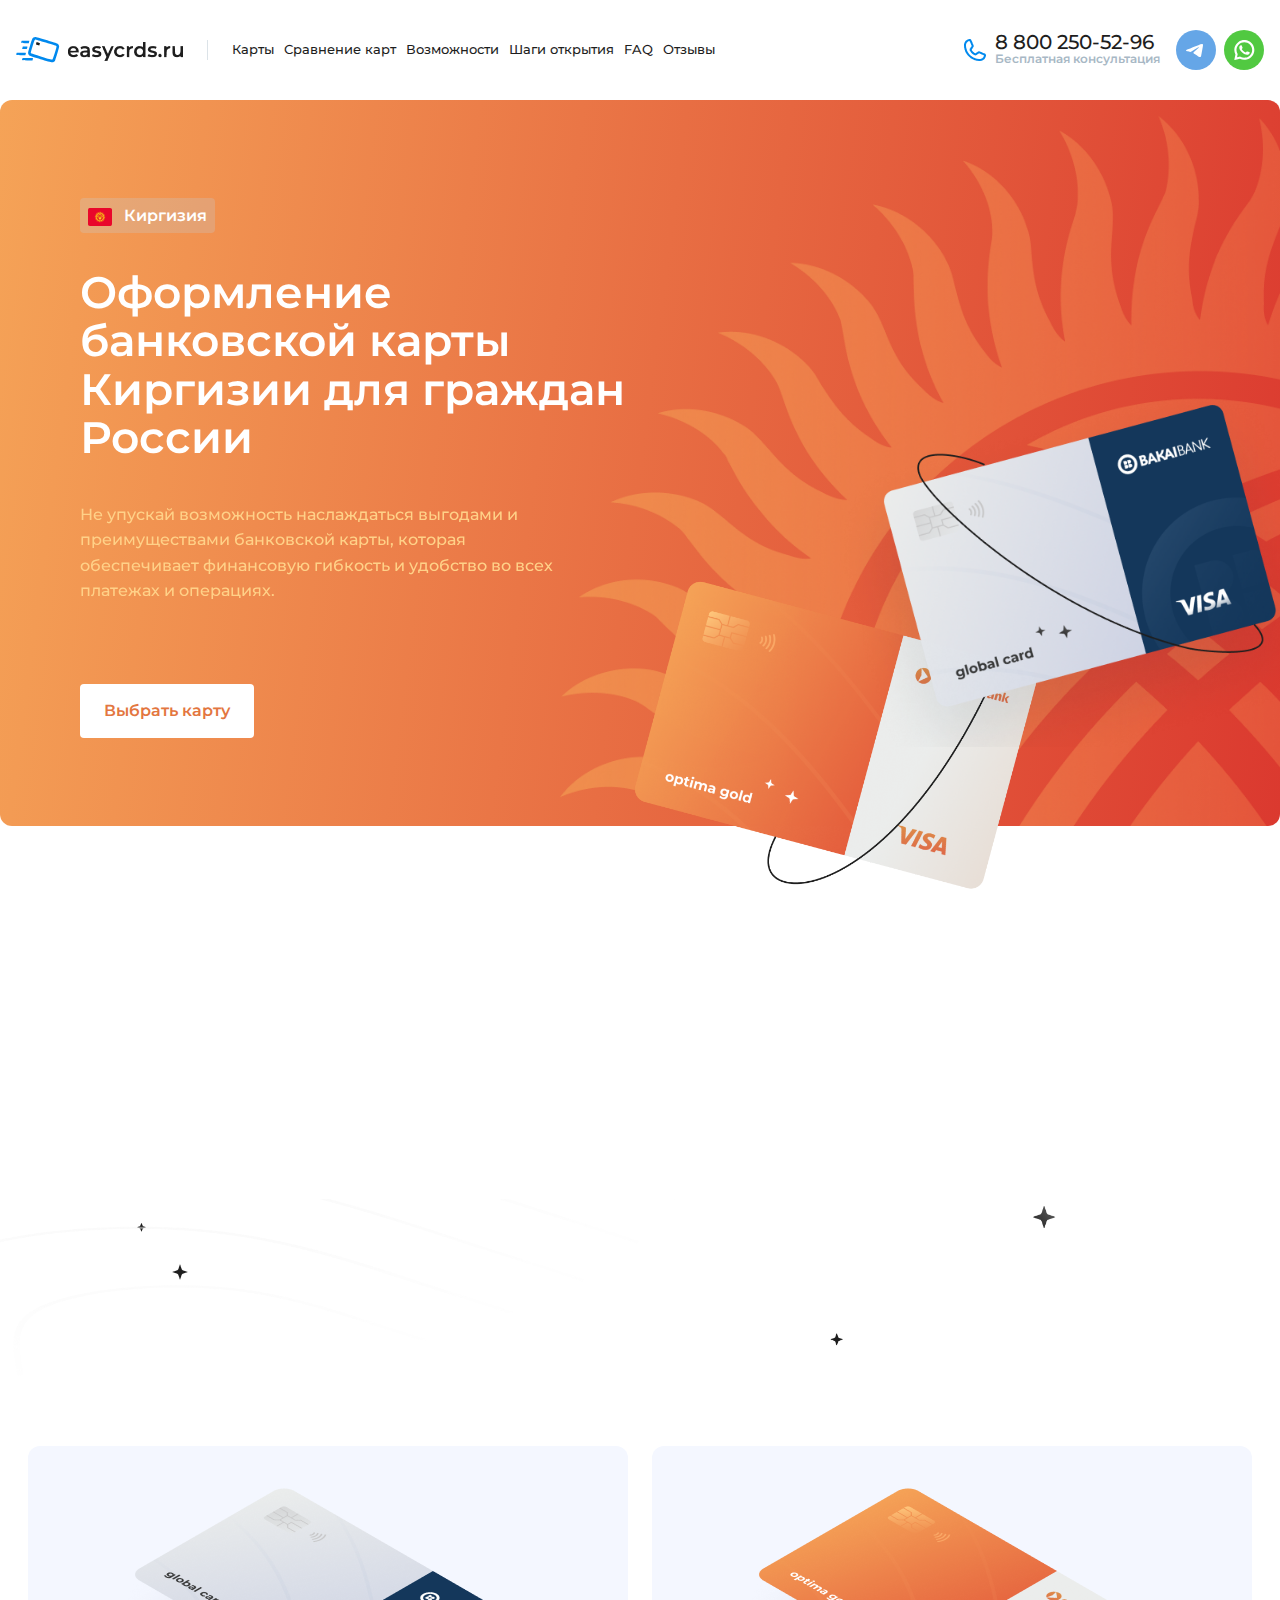
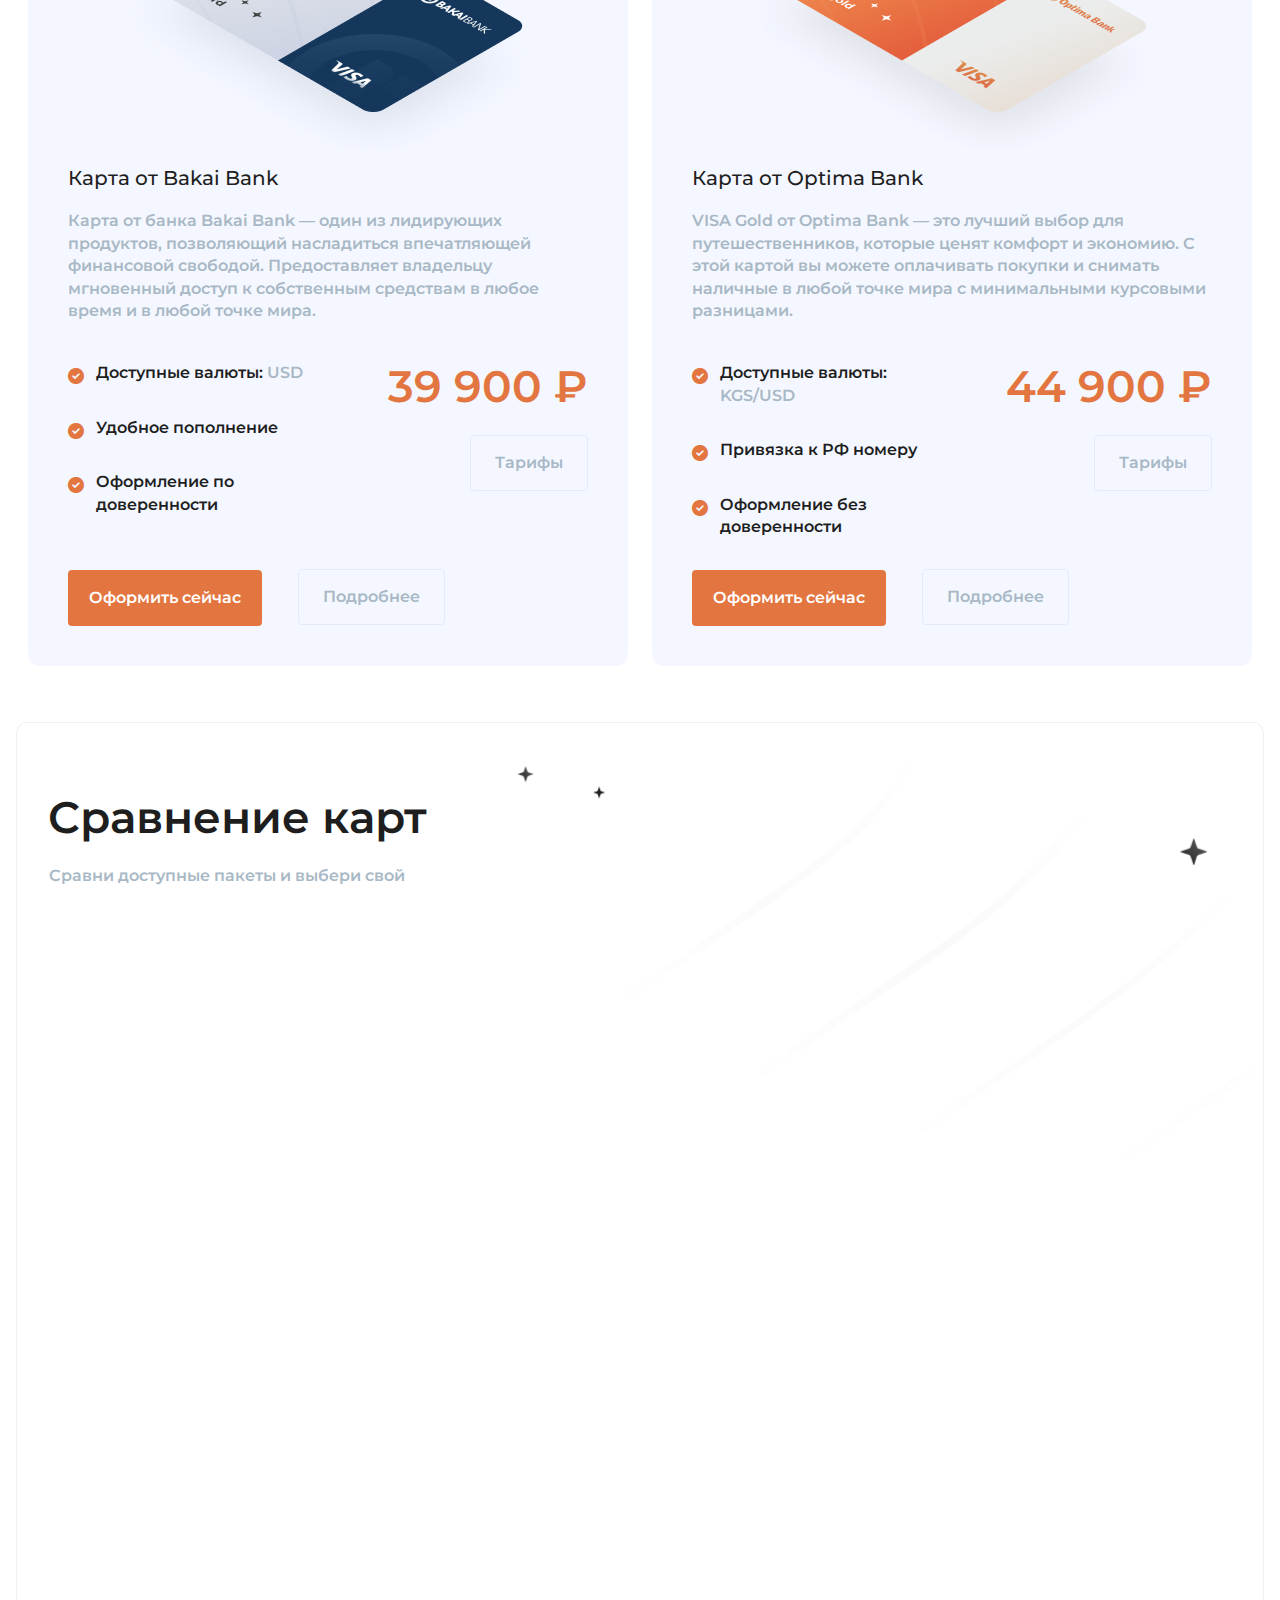
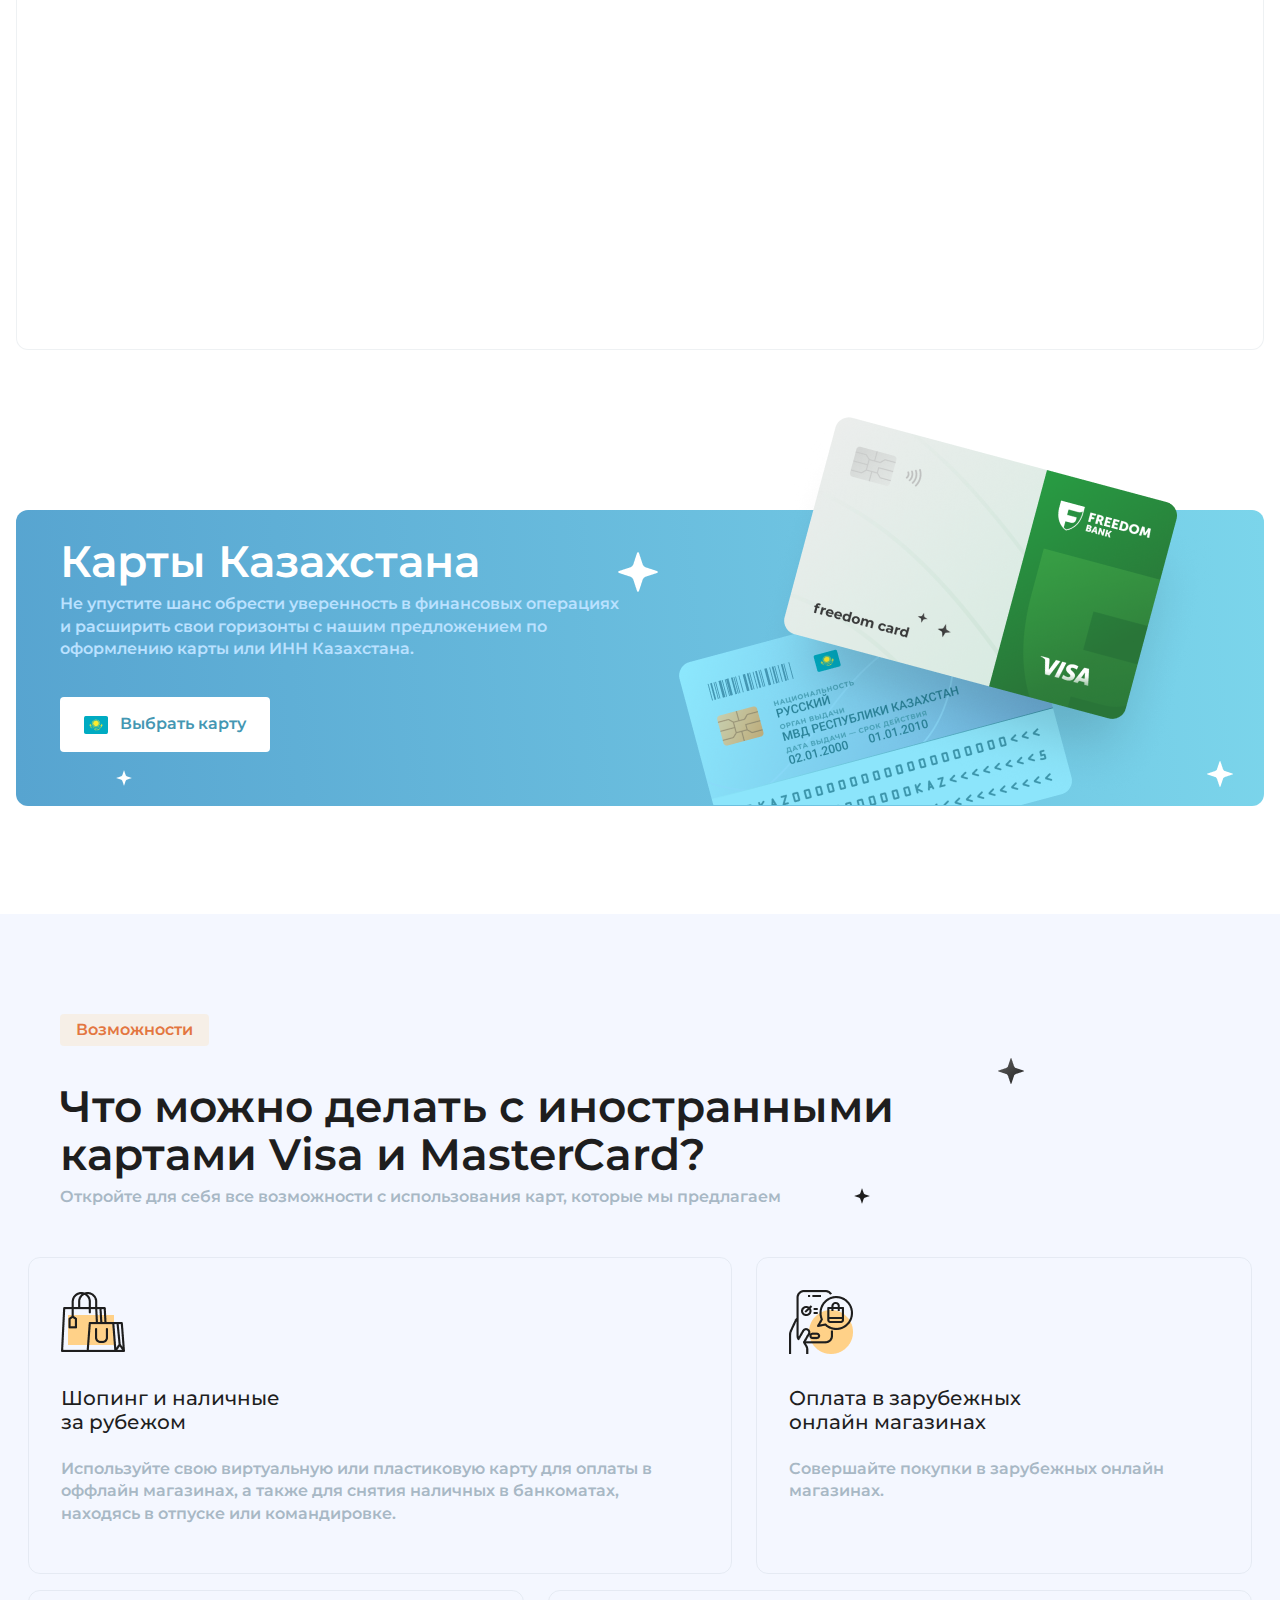
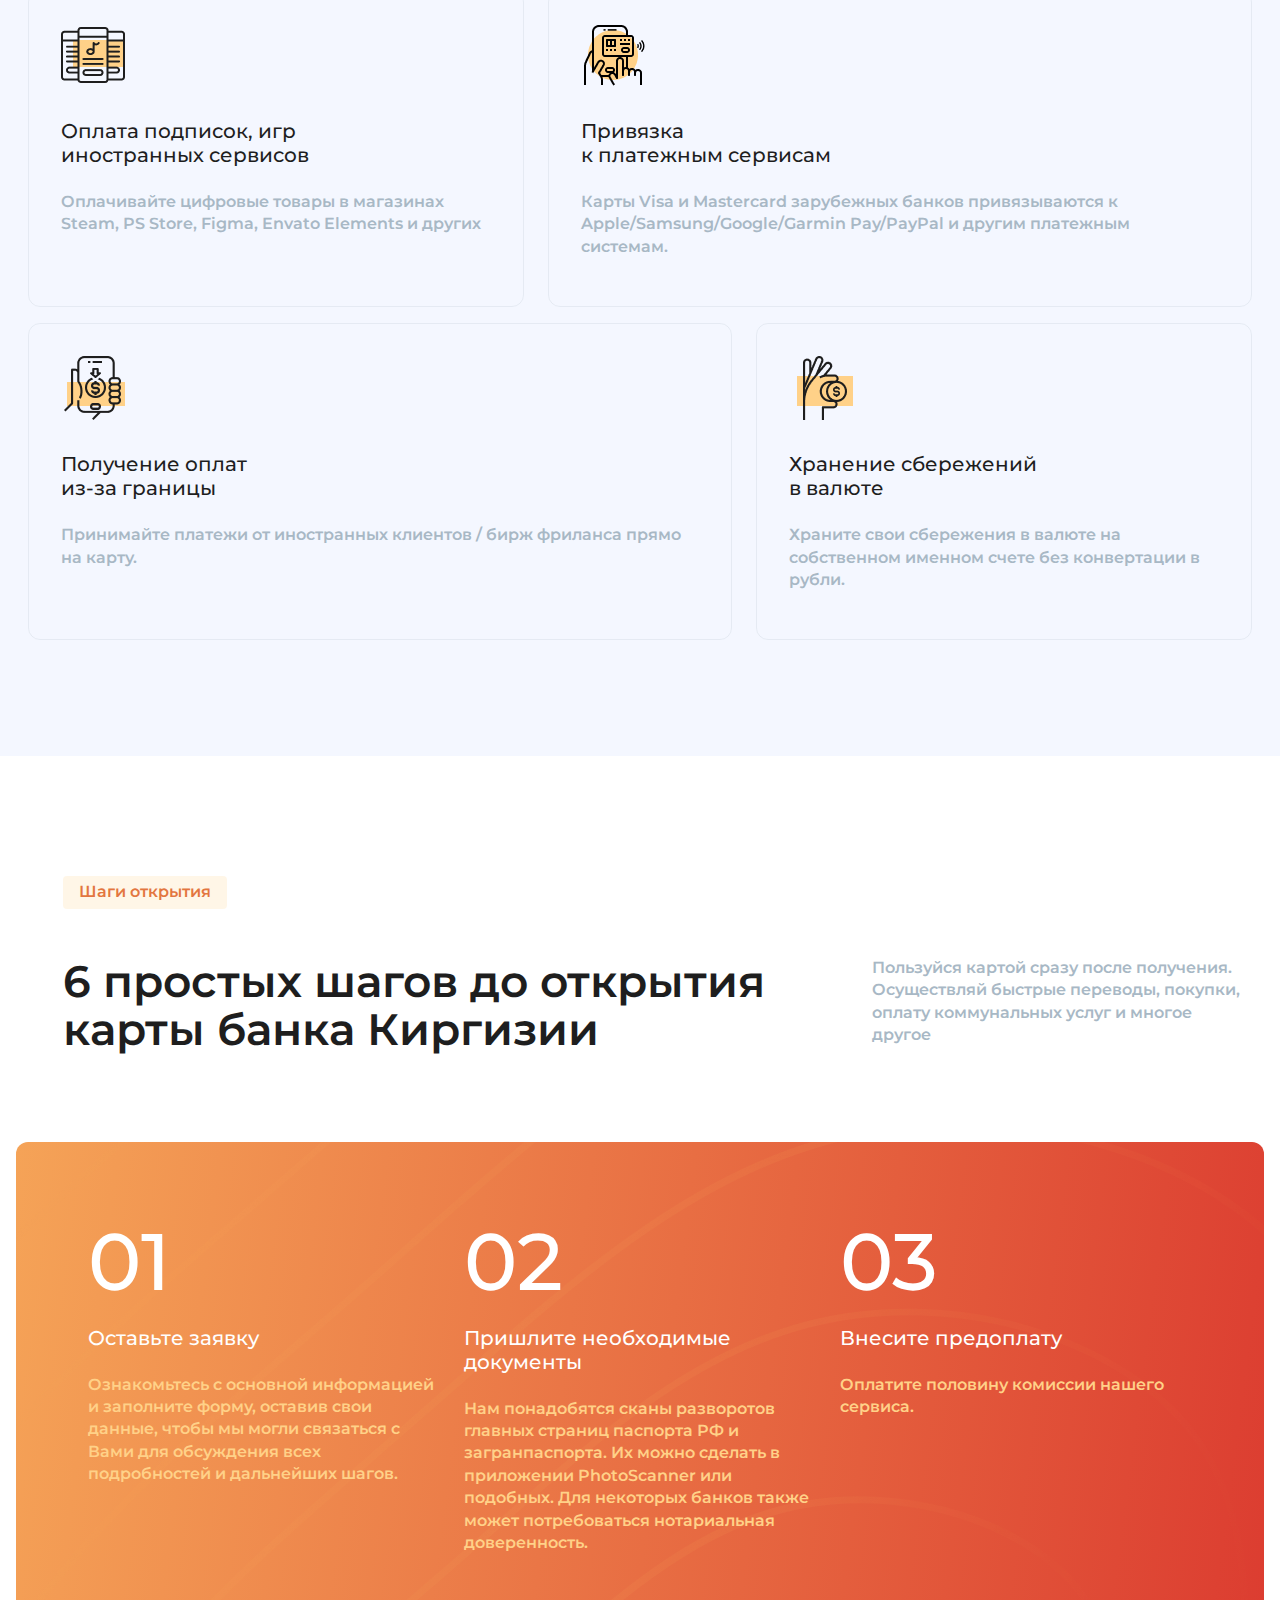
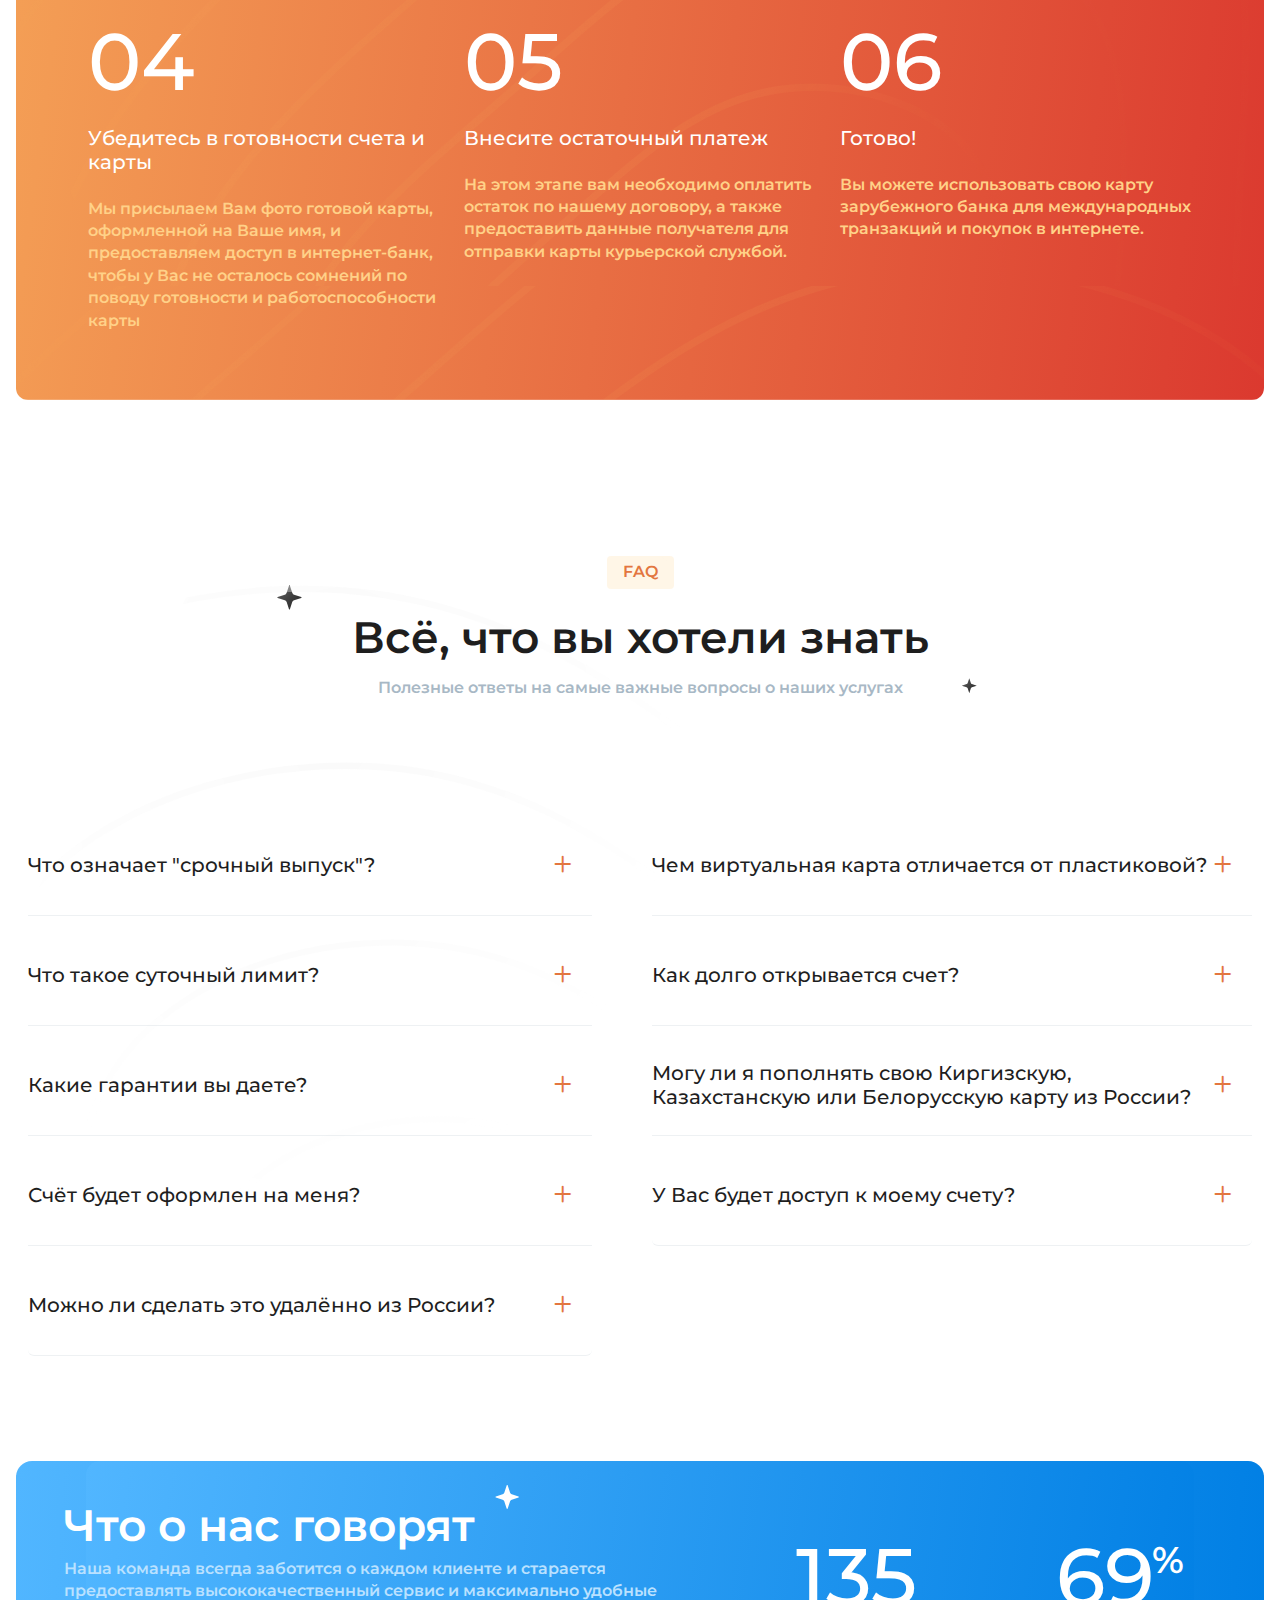
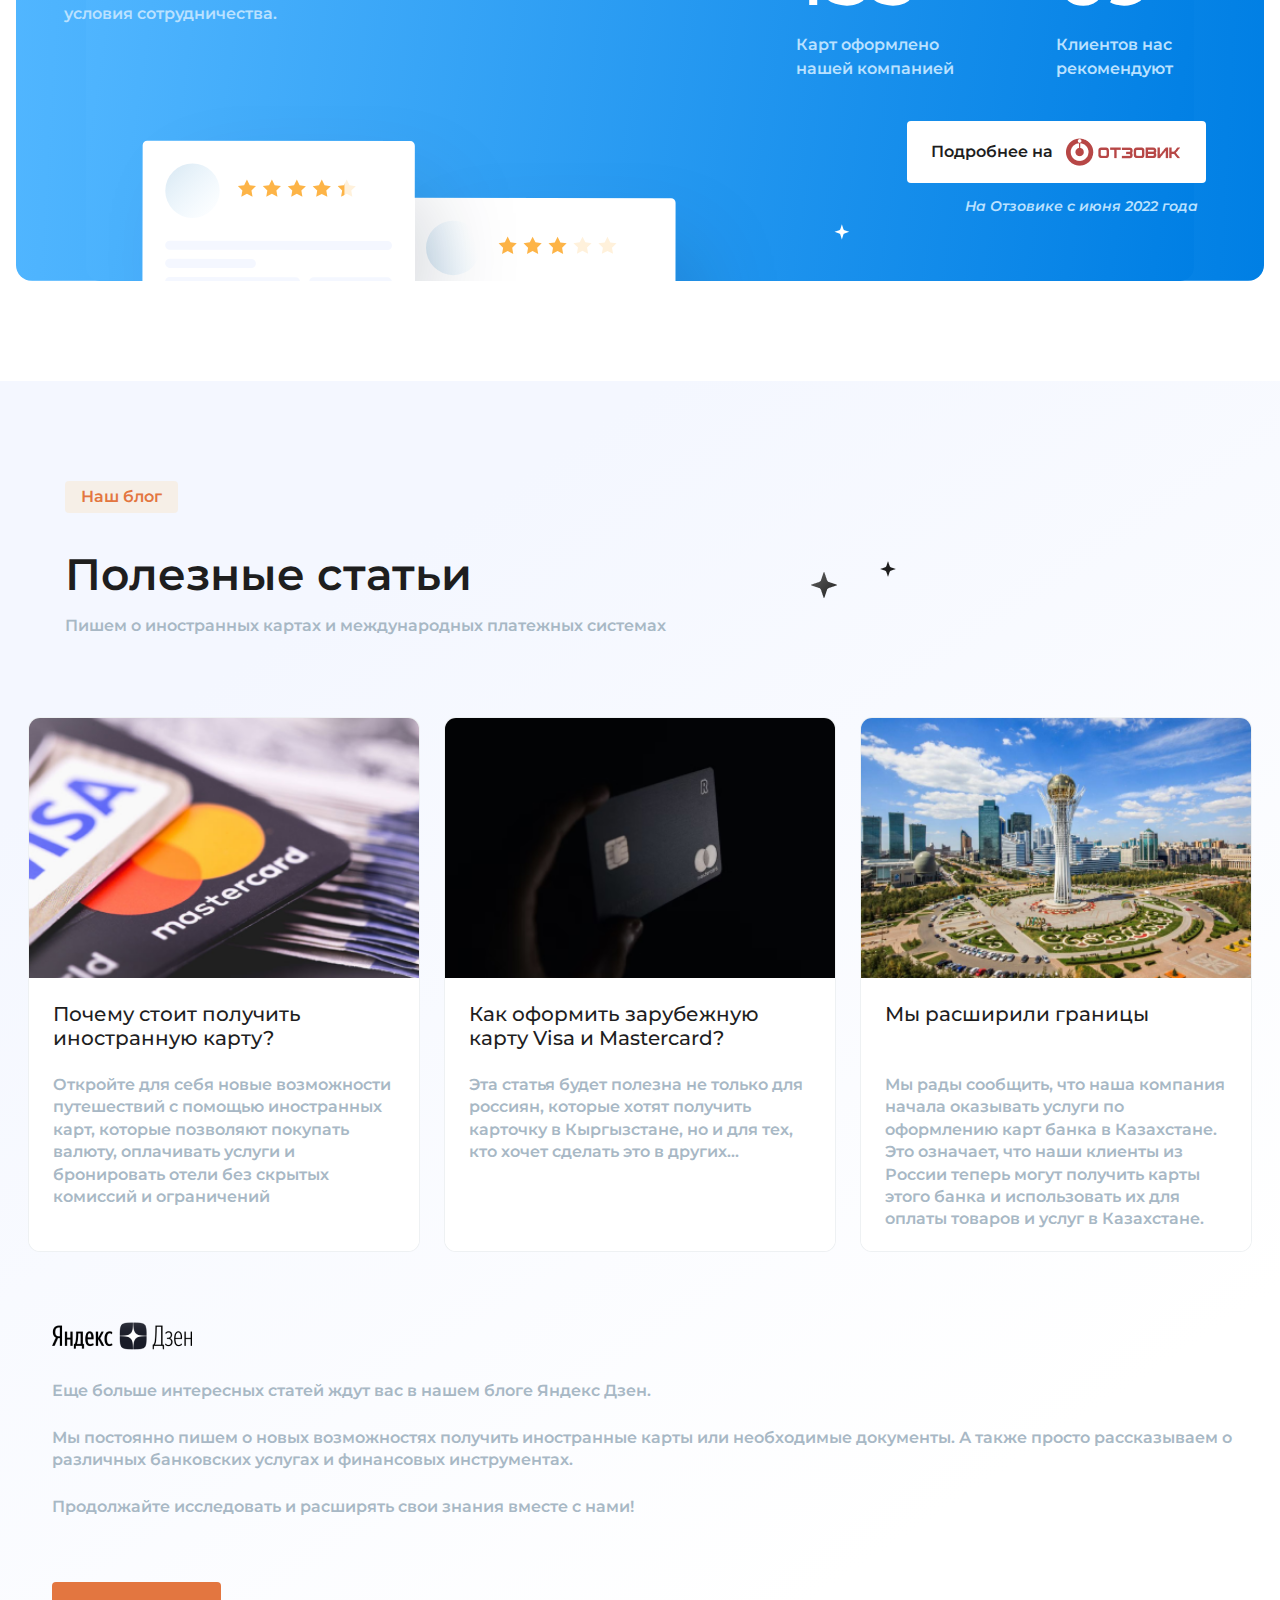
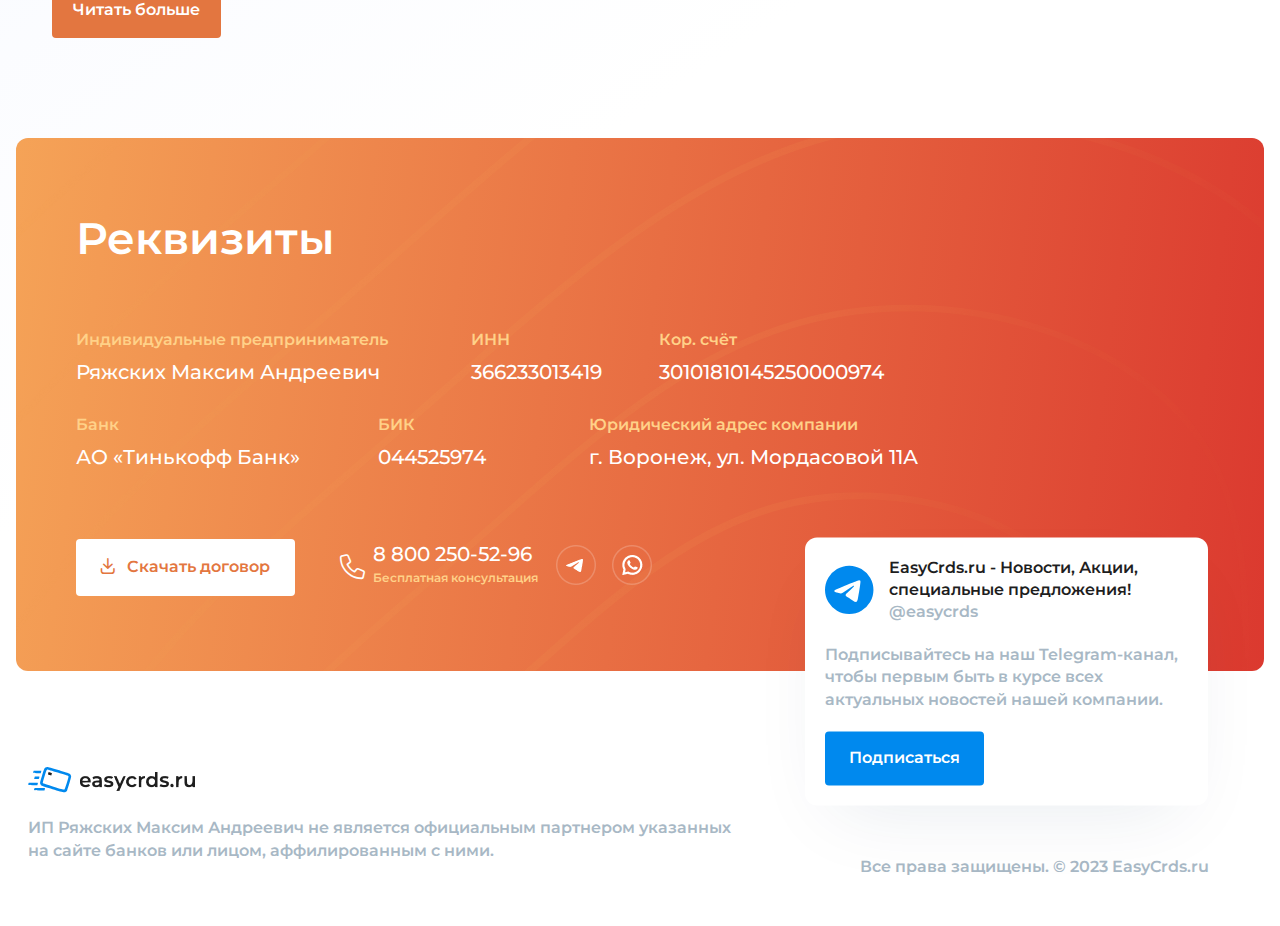
<file: kirghizia.html>
<!doctype html>
<html lang="en">
<head>
  <meta charset="UTF-8">
  <meta name="viewport"
        content="width=device-width, user-scalable=no, initial-scale=1.0, maximum-scale=1.0, minimum-scale=1.0">
  <meta http-equiv="X-UA-Compatible" content="ie=edge">
  <link rel="preconnect" href="https://fonts.googleapis.com">
  <link rel="preconnect" href="https://fonts.gstatic.com" crossorigin>
  <link href="https://fonts.googleapis.com/css2?family=Montserrat:wght@200;300;400;500;600;700&display=swap"
        rel="stylesheet">

  <!--  STYLES  -->
  <link href="css/bootstrap.min.css" rel="stylesheet">
  <link href="assets/icons/icons.css" rel="stylesheet">
  <link href="css/slick.css" rel="stylesheet" />
  <link href="css/aos.css" rel="stylesheet">
  <link href="css/style.css" rel="stylesheet">
  <link href="css/Arm.css" rel="stylesheet" >



  <script src="js/popper.min.js"></script>
  <script src="js/bootstrap.min.js"></script>
  <script src="js/jquery.min.js"></script>
  <script src="js/slick.min.js"></script>
  <script src="js/aos.js"></script>


  <title>EasyCards.Ru Kirghizia</title>
</head>
<body class="kirghizia">


<div class="overflow-hidden mb-5">
  <div class="menu">

    <div class="container menu-content">

      <div class="d-flex justify-content-start">
        <div class="logo d-flex align-items-center">
          <img src="./assets/image/wallet.svg" class="me-2" alt="">
          <a href="#">
            <img src="assets/image/logo.png" alt="">
          </a>
          <div class="gray ms-4 me-4"></div>
        </div>

        <nav class="navbar">
          <a href="#cards" class="me-4">Карты</a>
          <a href="#map-comparison" class="me-4 active">Сравнение карт</a>
          <a href="#visa-master" class="me-4">Возможности</a>
          <a href="#steps" class="me-4">Шаги открытия</a>
          <a href="#faq" class="me-4">FAQ</a>
          <a href="#reviews" class="me-4">Отзывы</a>
        </nav>
      </div>

      <div class="icons d-flex align-items-center ms-5">
        <div class="tel-block-menu">
          <img src="assets/image/Phone.png" alt="Phone" class="me-1  d-none d-md-block">
          <div class="contact mt-2 me-sm-3">
            <a href="tel:8 800 250-52-96 ">8 800 250-52-96 </a> <br>
            <span class="text-nowrap d-none d-md-block">Бесплатная консультация</span>
          </div>
        </div>
        <a href="#" class="me-2 d-none d-md-block">
          <div class="soc-site-icon tg">
            <img src="assets/image/tg.svg" alt="wp-tg" style="margin-left: -3px;">
          </div>
        </a>
        <a href="#" class=" d-none d-md-block">
          <div class="soc-site-icon whatsapp">
            <img src="assets/image/wp-app.svg" alt="wp-app">
          </div>
        </a>
      </div>

      <div id="menu-bar" class="menu-bar">
        <i class="fa-solid fa-bars-sort fa-flip-horizontal bar"></i>
        <i class="fa-regular fa-xmark fs-1"></i>
      </div>

    </div>

  </div>

  <header class="header">
    <div class="container position-relative">
      <div class="header-body">
        <span class="info-block" data-aos="zoom-in" data-aos-duration="1000">
          <img src="assets/image/kyrgyzstan.png" alt="kazakhstan" class="me-2">
          Киргизия
        </span>
        <h1 class="header-title" data-aos="fade-right" data-aos-duration="2000">
          Оформление банковской карты Киргизии для
          граждан России
        </h1>
        <h5 class="header-description" data-aos="fade-right" data-aos-duration="3000">
          Не упускай возможность наслаждаться выгодами
          и преимуществами банковской карты, которая обеспечивает финансовую гибкость и удобство во всех платежах и операциях.
        </h5>
        <button class="btn btn-blue btn-whites "  data-aos="fade-right" data-aos-duration="3000">Выбрать карту </button>
      </div>
      <img src="assets/image/Group%2013.png" alt="kazakhstan-header-card-freedom-back" class="kazakhstan-header-card-freedom-back img1"  data-aos="flip-right" data-aos-duration="2000">
      <img src="assets/image/bakai-header-card.png" alt="kazakhstan-header-card-freedom" class="kazakhstan-header-card-freedom img"  data-aos="flip-right" data-aos-duration="3000">
    </div>
  </header>

  <section class="guarantee">

    <div class="container guarantee-container">

      <div class="row guarantee-content justify-content-center justify-content-lg-between flex-column flex-md-row align-items-center">

        <div data-aos="fade-up" data-aos-duration="1000" class="col-12 col-md-4 guarantee-box  d-flex justify-content-center justify-content-md-start guarantee-box box">
          <div class="d-flex flex-row flex-md-column flex-lg-row align-items-center box">
            <div class="image">
              <img src="./assets/image/kirgizya-gurante1.png" alt="">
            </div>
            <div class="content">
              <p class="title-top">Оформление карты <br> <span>без доверенности</span></p>
              <p class="title">Весь процесс без лишних хлопот с документами</p>
            </div>
          </div>
        </div>
        <div data-aos="fade-up" data-aos-duration="2000" class="col-12 col-md-4 guarantee-box box2  justify-content-center justify-content-lg-between flex-column flex-md-row align-items-center ">
          <div class="d-flex flex-row flex-md-column flex-lg-row align-items-center box">
            <div class="image">
              <img src="./assets/image/kirgizya-gurante2.png" alt="">
            </div>
            <div class="content">
              <p class="title-top">Гарантируем
                <br> <span> конфиденциальность</span></p>
              <p class="title">Мы гарантируем полную безопасность ваших данных</p>
            </div>
          </div>
        </div>
        <div data-aos="fade-up" data-aos-duration="3000" class="col-12 col-md-4 guarantee-box box3  justify-content-center justify-content-lg-between flex-column flex-md-row align-items-center ">
          <div class="d-flex flex-row flex-md-column flex-lg-row align-items-center box">
            <div class="image">
              <img src="./assets/image/kirgizya-gurante3.png" alt="">
            </div>
            <div class="content">
              <p class="title-top">Доставка карты
                <br> <span>до двери</span></p>
              <p class="title">Максимально удобно, вам не нужно никуда ходить</p>
            </div>
          </div>
        </div>

      </div>

    </div>

  </section>

  <section class="available-cards">
    <img class="avalibe-star" src="assets/image/bakai-card-star2.png" alt="">
    <div class="container available-container">
      <div class="available-title text-center">
        <button class="btn-lightblue btn-available" data-aos="fade-down" data-aos-duration="1000">Доступные карты</button>
        <h2 class="heading btn-heading" data-aos="fade-right" data-aos-duration="2000">Выбор карт от банков Киргизии</h2>
        <p class="title btn-title" data-aos="fade-left" data-aos-duration="3000">Выбери свою идеальную карту, чтобы удовлетворить различные финансовые потребности</p>
      </div>


      <div class="row available-content-row align-items-stretch">

        <div class="col-12 col-lg-6 mb-4">

          <div class="check-bank">
            <div>
              <div class="d-flex justify-content-center align-items-center kirghizia-card-image">
                <img class="media" src="assets/image/global-card-media.png" alt="">
                <img class="decstop" src="assets/image/global-card.png" alt="check-bank-freedom">
              </div>
              <h3 class="check-bank-title ">Карта от Bakai Bank</h3>
              <p class="check-bank-subtitle">
                Карта от банка Bakai Bank — один из лидирующих продуктов, позволяющий насладиться впечатляющей финансовой свободой. Предоставляет владельцу мгновенный доступ к собственным средствам в любое время и в любой точке мира.
              </p>
              <div class="row">
                <div class="col-12 col-md-6">
                  <div class="checks-list">
                    <i class="fa-solid fa-circle-check"></i>
                    <div>
                      <div class="checks-list-title"> Доступные валюты:
                        <span class="checks-list-subtitle">USD</span>
                      </div>

                    </div>
                  </div>
                  <div class="checks-list">
                    <i class="fa-solid fa-circle-check"></i>
                    <div class="checks-list-title">
                      Удобное пополнение
                    </div>
                  </div>
                  <div class="checks-list">
                    <i class="fa-solid fa-circle-check"></i>
                    <div class="checks-list-title">
                      Оформление по доверенности
                    </div>
                  </div>
                </div>
                <div class="col-12 col-md-6 text-md-end price-btn">
                  <div class="check-price">
                    39 900 ₽
                  </div>
                  <button class="btn-transparent mt-4">Тарифы</button>
                </div>
              </div>
            </div>

            <div class="mt-5 buttons">
              <button class="btn btn-blue-dark " data-bs-toggle="modal" data-bs-target="#staticBackdrop">Оформить сейчас</button>
                <button class="btn-transparent">Подробнее</button>
            </div>
          </div>

        </div>

        <div class="col-12 col-lg-6 mb-4">

          <div class="check-bank">
            <div>
              <div class="d-flex justify-content-center align-items-center kirghizia-card-image">
                <img class="media" src="./assets/image/optimal-card-media.png" alt="">
                <img class="decstop" src="assets/image/optimal-card.png" alt="check-bank-freedom">
              </div>
              <h3 class="check-bank-title">Карта от Optima Bank</h3>
              <p class="check-bank-subtitle">
                VISA Gold от Optima Bank — это лучший выбор для путешественников, которые ценят комфорт и экономию. С этой картой вы можете оплачивать покупки и снимать наличные в любой точке мира с минимальными курсовыми разницами.
              </p>
              <div class="row">
                <div class="col-12 col-md-6">
                  <div class="checks-list">
                    <i class="fa-solid fa-circle-check"></i>
                    <div class="checks-list-title">
                      Доступные валюты:
                     <span class="checks-list-subtitle">KGS/USD</span>
                    </div>
                  </div>
                  <div class="checks-list">
                    <i class="fa-solid fa-circle-check"></i>
                    <div class="checks-list-title">
                      Привязка к
                      РФ номеру
                    </div>
                  </div>
                  <div class="checks-list">
                    <i class="fa-solid fa-circle-check"></i>
                    <div class="checks-list-title">
                      Оформление без доверенности
                    </div>
                  </div>
                </div>
                <div class="col-12 col-md-6 text-md-end price-btn">
                  <div class="check-price">
                    44 900 ₽
                  </div>
                  <button class="btn-transparent mt-4">Тарифы</button>
                </div>
              </div>
            </div>

            <div class="mt-5 buttons">
              <button class="btn btn-blue-dark " data-bs-toggle="modal" data-bs-target="#staticBackdrop">Оформить сейчас</button>
                <button class="btn-transparent">Подробнее</button>
            </div>
          </div>

        </div>

      </div>

    </div>

  </section>

  <section class="map-comparison">
    <div class="container map-comparison-content">
      <h3 class="map-comparison-title">Сравнение карт</h3>
      <p class="map-comparison-subtitle">Сравни доступные пакеты и выбери свой </p>

      <div class="map-comparison-table">
        <div class="table d-none d-lg-block">
          <div class="table-tr"  data-aos="zoom" data-aos-duration="1000">
            <div class="table-th left-title col-4"></div>
            <div class="table-th col-4">Bakai Bank</div>
            <div class="table-th col-4">Optima Bank</div>
          </div>
          <div class="table-tr" data-aos="zoom" data-aos-duration="1000">
            <div class="table-th left-title">Страна</div>
            <div class="table-td">
              <div class="map-comparison-table-item d-block"">
                <img src="assets/image/kyrgyzstan.png" alt="kazakhstan">
                <span class="map-comparison-table-item-country-name">Киргизия</span>
              </div>
            </div>
            <div class="table-td">
              <div class="map-comparison-table-item d-block"">
                <img src="assets/image/kyrgyzstan.png" alt="kazakhstan">
                <span class="map-comparison-table-item-country-name">Киргизия</span>
              </div>
            </div>
          </div>
          <div class="table-tr" data-aos="zoom" data-aos-duration="1000">
            <div class="table-th left-title">Валюта</div>
            <div class="table-td">
              <div class="map-comparison-table-item">
                <p class="map-comparison-table-item-title">Валюта</p>
                USD
              </div>
            </div>
            <div class="table-td">
              <div class="map-comparison-table-item">
                <p class="map-comparison-table-item-title">Валюта</p>
                KGS / USD
              </div>
            </div>
          </div>
          <div class="table-tr" data-aos="zoom" data-aos-duration="1000">
            <div class="table-th left-title">
              Пополнение
            </div>
            <div class="table-td">
              <div class="map-comparison-table-item">
                <p class="map-comparison-table-item-title">Пополнение</p>
                SWIFT, Золотая <br>
                корона, BTB Express
              </div>
            </div>
            <div class="table-td">
              <div class="map-comparison-table-item">
                <p class="map-comparison-table-item-title">Пополнение</p>
                SWIFT, Золотая корона, <br>
                BTB Express, Сбербанк
              </div>
            </div>
          </div>
          <div class="table-tr" data-aos="zoom" data-aos-duration="1000">
            <div class="table-th left-title">
              Оформление без
              доверенности
            </div>
            <div class="table-td">
              <div class="map-comparison-table-item">
                <p class="map-comparison-table-item-title">Оформление без доверенности</p>
                <i class="fa-solid fa-circle-xmark c-grey"></i>
              </div>
            </div>
            <div class="table-td">
              <div class="map-comparison-table-item">
                <p class="map-comparison-table-item-title">Оформление без доверенности</p>
                <i class="fa-solid fa-circle-check c-blue"></i>
              </div>
            </div>
          </div>
          <div class="table-tr" data-aos="zoom" data-aos-duration="1000">
            <div class="table-th left-title">
              Исходящий SWIFT
            </div>
            <div class="table-td">
              <div class="map-comparison-table-item">
                <p class="map-comparison-table-item-title">Исходящий SWIFT</p>
                <i class="fa-solid fa-circle-xmark c-grey"></i>
              </div>
            </div>
            <div class="table-td">
              <div class="map-comparison-table-item">
                <p class="map-comparison-table-item-title">Исходящий SWIFT</p>
                USD, EUR
              </div>
            </div>
          </div>
          <div class="table-tr" data-aos="zoom" data-aos-duration="1000">
            <div class="table-th left-title">
              Привязка к РФ номеру
            </div>
            <div class="table-td">
              <div class="map-comparison-table-item">
                <p class="map-comparison-table-item-title">Привязка к РФ номеру</p>
                <i class="fa-solid fa-circle-xmark c-grey"></i>
              </div>
            </div>
            <div class="table-td">
              <div class="map-comparison-table-item">
                <p class="map-comparison-table-item-title">Привязка к РФ номеру</p>
                <i class="fa-solid fa-circle-check c-blue"></i>
              </div>
            </div>
          </div>
          <div class="table-tr" data-aos="zoom" data-aos-duration="1000">
            <div class="table-th left-title">
              Apple/Google Pay
            </div>
            <div class="table-td">
              <div class="map-comparison-table-item">
                <p class="map-comparison-table-item-title">Apple/Google Pay</p>
                <div>
                  <i class="fa-solid fa-circle-xmark c-grey"></i>
                  /
                  <i class="fa-solid fa-circle-check c-blue"></i>
                </div>
              </div>
            </div>
            <div class="table-td">
              <div class="map-comparison-table-item">
                <p class="map-comparison-table-item-title">Apple/Google Pay</p>
                <div>
                  <i class="fa-solid fa-circle-xmark c-grey"></i>
                  /
                  <i class="fa-solid fa-circle-check c-blue"></i>
                </div>
              </div>
            </div>
          </div>
          <div class="table-tr" data-aos="zoom" data-aos-duration="1000">
            <div class="table-th left-title">
              Сроки выпуска
            </div>
            <div class="table-td">
              <div class="map-comparison-table-item">
                <p class="map-comparison-table-item-title">Сроки выпуска</p>
                до 21 дня
              </div>
            </div>
            <div class="table-td">
              <div class="map-comparison-table-item">
                <p class="map-comparison-table-item-title">Сроки выпуска</p>
                до 12 дней
              </div>
            </div>
          </div>
          <div class="table-tr" data-aos="zoom" data-aos-duration="1000">
            <div class="table-th left-title">
              Стоимость
            </div>
            <div class="table-td">
              <div class="map-comparison-table-item">
                <span class="price">37 900 ₽</span>
              </div>
            </div>
            <div class="table-td">
              <div class="map-comparison-table-item">
                <span class="price">44 900 ₽</span>
              </div>
            </div>
          </div>
          <div class="table-tr" data-aos="zoom" data-aos-duration="1000">
            <div class="table-th left-title">
            </div>
            <div class="table-td">
              <div class="map-comparison-table-item pt-2">
                <button class="btn-transparent">Тарифы</button>
              </div>
            </div>
            <div class="table-td">
              <div class="map-comparison-table-item pt-2">
                <button class="btn-transparent">Тарифы</button>
              </div>
            </div>
          </div>
        </div>


        <div class="dots-slider-table mt-5 d-block d-lg-none">
          <div class="dots-slider-table-body">
            <div class="table-prev me-5">
              <i class="fa-regular fa-angle-left"></i>
            </div>
            <span class="name-table-mobile">Freedom Bank</span>
            <div class="table-next ms-5">
              <i class="fa-regular fa-angle-right"></i>
            </div>
          </div>
        </div>

        <div class="d-block d-lg-none" id="table-slider">

          <div class="table" data-name="Bakai Bank">
            <div class="table-td w-100">
              <div class="map-comparison-table-item">
                <img src="assets/image/kyrgyzstan.png" alt="kazakhstan" class="d-inline-block">
                <span class="map-comparison-table-item-country-name">Киргизия</span>
              </div>
            </div>
            <div class="table-tr w-100">
              <div class="table-td w-100">
                <div class="map-comparison-table-item">
                  <p class="map-comparison-table-item-title">Валюта</p>
                  USD
                </div>
              </div>
            </div>
            <div class="table-tr w-100">
              <div class="table-td w-100">
                <div class="map-comparison-table-item">
                  <p class="map-comparison-table-item-title">Пополнение</p>
                  SWIFT, Золотая
                  корона, BTB Express
                </div>
              </div>
            </div>
            <div class="table-tr w-100">
              <div class="table-td w-100">
                <div class="map-comparison-table-item">
                  <p class="map-comparison-table-item-title">Оформление без доверенности</p>
                  <i class="fa-solid fa-circle-xmark c-grey"></i>
                </div>
              </div>
            </div>
            <div class="table-tr w-100">
              <div class="table-td w-100">
                <div class="map-comparison-table-item">
                  <p class="map-comparison-table-item-title">Исходящий SWIFT</p>
                  <i class="fa-solid fa-circle-xmark c-grey"></i>
                </div>
              </div>
            </div>
            <div class="table-tr w-100">
              <div class="table-td w-100">
                <div class="map-comparison-table-item">
                  <p class="map-comparison-table-item-title">Привязка к РФ номеру</p>
                  <i class="fa-solid fa-circle-xmark c-grey"></i>
                </div>
              </div>
            </div>
            <div class="table-tr w-100">
              <div class="table-td w-100">
                <div class="map-comparison-table-item">
                  <p class="map-comparison-table-item-title">Apple/Google Pay</p>
                  <i class="fa-solid fa-circle-xmark c-grey"></i>
                  /
                  <i class="fa-solid fa-circle-check c-blue"></i>
                </div>
              </div>
            </div>
            <div class="table-tr w-100">
              <div class="table-td w-100">
                <div class="map-comparison-table-item">
                  <p class="map-comparison-table-item-title">Сроки выпуска</p>
                  до 21 дня
                </div>
              </div>
            </div>
            <div class="table-tr w-100">
              <div class="table-td w-100">
                <div class="map-comparison-table-item">
                  <span class="price">37 900 ₽</span>
                </div>
              </div>
            </div>
            <div class="table-tr w-100">
              <div class="table-td w-100">
                <div class="map-comparison-table-item pt-2">
                  <button class="btn-transparent">Тарифы</button>
                </div>
              </div>
            </div>
          </div>
          <div class="table" data-name="Optima Bank">
            <div class="table-td w-100">
              <div class="map-comparison-table-item">
                <img src="assets/image/kyrgyzstan.png" alt="kazakhstan" class="d-inline-block">
                <span class="map-comparison-table-item-country-name">Киргизия</span>
              </div>
            </div>
            <div class="table-tr w-100">
              <div class="table-td w-100">
                <div class="map-comparison-table-item">
                  <p class="map-comparison-table-item-title">Валюта</p>
                  KGS / USD
                </div>
              </div>
            </div>
            <div class="table-tr w-100">
              <div class="table-td w-100">
                <div class="map-comparison-table-item">
                  <p class="map-comparison-table-item-title">Пополнение</p>
                  SWIFT, Золотая корона,
                  BTB Express, Сбербанк
                </div>
              </div>
            </div>
            <div class="table-tr w-100">
              <div class="table-td w-100">
                <div class="map-comparison-table-item">
                  <p class="map-comparison-table-item-title">Оформление без доверенности</p>
                  <i class="fa-solid fa-circle-check c-blue"></i>
                </div>
              </div>
            </div>
            <div class="table-tr w-100">
              <div class="table-td w-100">
                <div class="map-comparison-table-item">
                  <p class="map-comparison-table-item-title">Исходящий SWIFT</p>
                  USD, EUR
                </div>
              </div>
            </div>
            <div class="table-tr w-100">
              <div class="table-td w-100">
                <div class="map-comparison-table-item">
                  <p class="map-comparison-table-item-title">Привязка к РФ номеру</p>
                  <i class="fa-solid fa-circle-check c-blue"></i>
                </div>
              </div>
            </div>
            <div class="table-tr w-100">
              <div class="table-td w-100">
                <div class="map-comparison-table-item">
                  <p class="map-comparison-table-item-title">Apple/Google Pay</p>
                  <i class="fa-solid fa-circle-xmark c-grey"></i>
                  /
                  <i class="fa-solid fa-circle-check c-blue"></i>
                </div>
              </div>
            </div>
            <div class="table-tr w-100">
              <div class="table-td w-100">
                <div class="map-comparison-table-item">
                  <p class="map-comparison-table-item-title">Сроки выпуска</p>
                  до 12 дней
                </div>
              </div>
            </div>
            <div class="table-tr w-100">
              <div class="table-td w-100">
                <div class="map-comparison-table-item">
                  <span class="price">44 900 ₽</span>
                </div>
              </div>
            </div>
            <div class="table-tr">
              <div class="table-td w-100">
                <div class="map-comparison-table-item pt-2">
                  <button class="btn-transparent">Тарифы</button>
                </div>
              </div>
            </div>
          </div>
        </div>
      </div>

      <div class="map-comparison-message"  data-aos="zoom" data-aos-duration="1000">
        <i class="fa-regular fa-circle-exclamation me-3"></i>
        Все цены указаны без учёта стоимости изготовления доверенности, отправки документов, внесения депозита и платы за
        обслуживание.
      </div>


    </div>
  </section>

  <section class="about-cards" >

    <div class="container about-container"  >

      <div class="content">

        <div class="content-title">
          <h2 class="heading about-heading">Карты Казахстана</h2>
          <p class="title about-title">
            Не упустите шанс обрести уверенность в финансовых операциях <br>
            и расширить свои горизонты с нашим предложением по<br>
            оформлению карты или ИНН Казахстана.
          </p>
          <div class="buttons">
            <button class="btn-blue btn-about btn-about-kirgiz c-yellow ">
              <img src="./assets/image/kazakhstan.png" alt="kyrgyzstan" class="me-2" >
              Выбрать карту
            </button>
          </div>
        </div>

        <div class="content-image">
          <img class="about-img-kazakhstan" src="./assets/image/kirigizia-about-img.png" alt="">
        </div>


      </div>

    </div>

  </section>


  <section class="visa-master">
    <div class="container">
      <img class="star1" src="./assets/image/bakai-card-star.png" alt="">
      <img class="star2" src="./assets/image/bakai-card-star2.png" alt="">
      <div  class="visa-heading">
      <button class="btn-lightblue available-btn ">Возможности</button>
      <h3 class="def-title">Что можно делать с иностранными <br> картами Visa и MasterCard? </h3>
      <p class="def-subtitle">Откройте для себя все возможности с использования карт, которые мы предлагаем</p>
      </div>

      <div class="row mt-5 align-items-stretch">
        <div class="col-12 col-sm-6 col-lg-7 mb-3">
          <div class="visa-master-item">
            <div>
              <img src="assets/image/kirgiz-master-icon1.png" alt="shop">
            </div>
            <h4 class="visa-master-item-title">
              Шопинг и наличные <br>
              за рубежом
            </h4>
            <p class="visa-master-item-subtitle">
              Используйте свою виртуальную или пластиковую карту для оплаты в оффлайн магазинах, а также для снятия наличных в банкоматах, находясь в отпуске или командировке.
            </p>
          </div>
        </div>
        <div class="col-12 col-sm-6 col-lg-5 mb-3">
          <div class="visa-master-item">
            <div>
              <img src="assets/image/kirgiz-master-icon2.png" alt="shop">
            </div>
            <h4 class="visa-master-item-title">
              Оплата в зарубежных <br>
              онлайн магазинах
            </h4>
            <p class="visa-master-item-subtitle">
              Совершайте покупки в зарубежных онлайн магазинах.
            </p>
          </div>
        </div>
        <div class="col-12 col-sm-6 col-lg-5 mb-3">
          <div class="visa-master-item">
            <div>
              <img src="assets/image/kirgiz-master-icon3.png" alt="shop">
            </div>
            <h4 class="visa-master-item-title">
              Оплата подписок, игр <br>
              иностранных сервисов
            </h4>
            <p class="visa-master-item-subtitle">
              Оплачивайте цифровые товары в магазинах Steam, PS Store, Figma, Envato Elements и других
            </p>
          </div>
        </div>
        <div class="col-12 col-sm-6 col-lg-7 mb-3">
          <div class="visa-master-item">
            <div>
              <img src="assets/image/kirgiz-master-icon4.png" alt="shop">
            </div>
            <h4 class="visa-master-item-title">
              Привязка <br>
              к платежным сервисам
            </h4>
            <p class="visa-master-item-subtitle">
              Карты Visa и Mastercard зарубежных банков привязываются к Apple/Samsung/Google/Garmin Pay/PayPal и другим платежным системам.
            </p>
          </div>
        </div>
        <div class="col-12 col-sm-6 col-lg-7 mb-3">
          <div class="visa-master-item">
            <div>
              <img src="assets/image/kirgiz-master-icon5.png" alt="shop">
            </div>
            <h4 class="visa-master-item-title">
              Получение оплат <br>
              из-за границы
            </h4>
            <p class="visa-master-item-subtitle">
              Принимайте платежи от иностранных клиентов / бирж фриланса прямо на карту.
            </p>
          </div>
        </div>
        <div class="col-12 col-sm-6 col-lg-5 mb-3">
          <div class="visa-master-item">
            <div>
              <img src="assets/image/kirgiz-master-icon6.png" alt="shop">
            </div>
            <h4 class="visa-master-item-title">
              Хранение сбережений <br>
              в валюте
            </h4>
            <p class="visa-master-item-subtitle">
              Храните свои сбережения в валюте на собственном именном счете без конвертации в рубли.
            </p>
          </div>
        </div>
      </div>
    </div>
  </section>

  <section class="steps">

    <div class="container">

      <div class="row-steps-header">
        <button class="btn-lightblue available-btn ">Шаги открытия</button>

        <div class="row justify-content-between align-items-start mt-5">
          <div class="col-12 col-md-8 ">
            <h3 class="def-title mt-0">6 простых шагов до открытия карты банка Киргизии</h3>
          </div>
          <div class="col-12 col-md-4 sub">
            <p class="def-subtitle mt-0">
              Пользуйся картой сразу после получения. Осуществляй быстрые переводы, покупки, оплату коммунальных услуг и многое другое
            </p>
          </div>
        </div>
      </div>

      <div class="row steps-body">
        <div class="col-12 col-sm-6 col-lg-4 mb-3 mb-lg-5">
          <div class="steps-number">01</div>
          <h4 class="steps-title">Оставьте заявку</h4>
          <p class="steps-subtitle">Ознакомьтесь с основной информацией и заполните форму, оставив свои данные, чтобы мы могли связаться с Вами для обсуждения всех подробностей и дальнейших шагов.</p>
        </div>
        <div class="col-12 col-sm-6 col-lg-4 mb-3 mb-lg-5">
          <div class="steps-number">02</div>
          <h4 class="steps-title">Пришлите необходимые документы</h4>
          <p class="steps-subtitle">
            Нам понадобятся сканы разворотов главных страниц паспорта РФ и загранпаспорта. Их можно сделать в приложении PhotoScanner или подобных. Для некоторых банков также может потребоваться нотариальная доверенность.
          </p>
        </div>
        <div class="col-12 col-sm-6 col-lg-4 mb-3 mb-lg-5">
          <div class="steps-number">03</div>
          <h4 class="steps-title">Внесите предоплату</h4>
          <p class="steps-subtitle">
            Оплатите половину комиссии нашего сервиса.
          </p>
        </div>
        <div class="col-12 col-sm-6 col-lg-4 mb-3 mb-lg-5">
          <div class="steps-number">04</div>
          <h4 class="steps-title">Убедитесь в готовности
            счета и карты</h4>
          <p class="steps-subtitle">
            Мы присылаем Вам фото готовой карты, оформленной на Ваше имя, и предоставляем доступ в интернет-банк, чтобы у Вас не осталось сомнений по поводу готовности и работоспособности карты
          </p>
        </div>
        <div class="col-12 col-sm-6 col-lg-4 mb-3 mb-lg-5">
          <div class="steps-number">05</div>
          <h4 class="steps-title">Внесите остаточный платеж</h4>
          <p class="steps-subtitle">
            На этом этапе вам необходимо оплатить остаток по нашему договору, а также предоставить данные получателя для отправки карты курьерской службой.
          </p>
        </div>
        <div class="col-12 col-sm-6 col-lg-4 mb-3 mb-lg-5">
          <div class="steps-number">06</div>
          <h4 class="steps-title">Готово!</h4>
          <p class="steps-subtitle">
            Вы можете использовать свою карту зарубежного банка для международных транзакций и покупок в интернете.
          </p>
        </div>
      </div>

    </div>

  </section>


  <section class="faq">
    <div class="container faq-body">
      <div class="d-flex justify-content-center align-items-center">
        <button class="btn-lightblue available-btn ">FAQ</button>
      </div>
      <h3 class="def-title text-center mt-4">Всё, что вы хотели знать</h3>
      <p class="def-subtitle text-center mt-3">
        Полезные ответы на самые важные вопросы о наших услугах
      </p>

      <div class="row">
        <div class="col-12 col-lg-6 pe-lg-5">
          <div class="accordion accordion-faq">
            <div class="accordion-item">
              <h2 class="accordion-header">
                <button class="accordion-button collapsed" type="button" data-bs-toggle="collapse"
                        data-bs-target="#panelsStayOpen-collapseOne" aria-expanded="false"
                        aria-controls="panelsStayOpen-collapseOne">
                  Что означает "срочный выпуск"?
                  <i class="fa-regular fa-minus minus-kirgizia c-blue"></i>
                  <i class="fa-regular fa-plus plus-krigizia c-blue"></i>
                </button>
              </h2>
              <div id="panelsStayOpen-collapseOne" class="accordion-collapse collapse">
                <div class="accordion-body">
                  Сроки выпуска карты в самих банках Киргизии обычно варьируются от 7 до 14 дней. Воспользовавшись услугой срочного выпуска, это время уменьшается до 2-3 дней. Уточняйте подробности в подержке на сайте.
                </div>
              </div>
            </div>
            <div class="accordion-item">
              <h2 class="accordion-header">
                <button class="accordion-button collapsed" type="button" data-bs-toggle="collapse"
                        data-bs-target="#panelsStayOpen-1" aria-expanded="false"
                        aria-controls="panelsStayOpen-1">
                  Что такое суточный лимит?
                  <i class="fa-regular fa-minus  c-blue"></i>
                  <i class="fa-regular fa-plus c-blue"></i>
                </button>
              </h2>
              <div id="panelsStayOpen-1" class="accordion-collapse collapse">
                <div class="accordion-body">
                  Сроки выпуска карты в самих банках Киргизии обычно варьируются от 7 до 14 дней. Воспользовавшись услугой срочного выпуска, это время уменьшается до 2-3 дней. Уточняйте подробности в подержке на сайте.
                </div>
              </div>
            </div>
            <div class="accordion-item">
              <h2 class="accordion-header">
                <button class="accordion-button collapsed" type="button" data-bs-toggle="collapse"
                        data-bs-target="#panelsStayOpen-2" aria-expanded="false"
                        aria-controls="panelsStayOpen-2">
                  Какие гарантии вы даете?
                  <i class="fa-regular fa-minus c-blue"></i>
                  <i class="fa-regular fa-plus c-blue"></i>
                </button>
              </h2>
              <div id="panelsStayOpen-2" class="accordion-collapse collapse">
                <div class="accordion-body">
                  Сроки выпуска карты в самих банках Киргизии обычно варьируются от 7 до 14 дней. Воспользовавшись услугой срочного выпуска, это время уменьшается до 2-3 дней. Уточняйте подробности в подержке на сайте.
                </div>
              </div>
            </div>
            <div class="accordion-item">
              <h2 class="accordion-header">
                <button class="accordion-button collapsed" type="button" data-bs-toggle="collapse"
                        data-bs-target="#panelsStayOpen-3" aria-expanded="false"
                        aria-controls="panelsStayOpen-3">
                  Счёт будет оформлен на меня?
                  <i class="fa-regular fa-minus c-blue"></i>
                  <i class="fa-regular fa-plus c-blue"></i>
                </button>
              </h2>
              <div id="panelsStayOpen-3" class="accordion-collapse collapse">
                <div class="accordion-body">
                  Сроки выпуска карты в самих банках Киргизии обычно варьируются от 7 до 14 дней. Воспользовавшись услугой срочного выпуска, это время уменьшается до 2-3 дней. Уточняйте подробности в подержке на сайте.
                </div>
              </div>
            </div>
            <div class="accordion-item">
              <h2 class="accordion-header">
                <button class="accordion-button collapsed" type="button" data-bs-toggle="collapse"
                        data-bs-target="#panelsStayOpen-4" aria-expanded="false"
                        aria-controls="panelsStayOpen-4">
                  Можно ли сделать это удалённо из России?
                  <i class="fa-regular fa-minus c-blue"></i>
                  <i class="fa-regular fa-plus c-blue"></i>
                </button>
              </h2>
              <div id="panelsStayOpen-4" class="accordion-collapse collapse">
                <div class="accordion-body">
                  Сроки выпуска карты в самих банках Киргизии обычно варьируются от 7 до 14 дней. Воспользовавшись услугой срочного выпуска, это время уменьшается до 2-3 дней. Уточняйте подробности в подержке на сайте.
                </div>
              </div>
            </div>

          </div>
        </div>

        <div class="col-12 col-lg-6">
          <div class="accordion accordion-faq">
            <div class="accordion-item">
              <h2 class="accordion-header">
                <button class="accordion-button collapsed" type="button" data-bs-toggle="collapse"
                        data-bs-target="#panelsStayOpen-6" aria-expanded="false"
                        aria-controls="panelsStayOpen-6">
                  Чем виртуальная карта отличается от пластиковой?
                  <i class="fa-regular fa-minus c-blue"></i>
                  <i class="fa-regular fa-plus c-blue"></i>
                </button>
              </h2>
              <div id="panelsStayOpen-6" class="accordion-collapse collapse">
                <div class="accordion-body">
                  Сроки выпуска карты в самих банках Киргизии обычно варьируются от 7 до 14 дней. Воспользовавшись услугой срочного выпуска, это время уменьшается до 2-3 дней. Уточняйте подробности в подержке на сайте.
                </div>
              </div>
            </div>
            <div class="accordion-item">
              <h2 class="accordion-header">
                <button class="accordion-button collapsed" type="button" data-bs-toggle="collapse"
                        data-bs-target="#panelsStayOpen-7" aria-expanded="false"
                        aria-controls="panelsStayOpen-7">
                  Как долго открывается счет?
                  <i class="fa-regular fa-minus c-blue"></i>
                  <i class="fa-regular fa-plus c-blue"></i>
                </button>
              </h2>
              <div id="panelsStayOpen-7" class="accordion-collapse collapse">
                <div class="accordion-body">
                  Сроки выпуска карты в самих банках Киргизии обычно варьируются от 7 до 14 дней. Воспользовавшись услугой срочного выпуска, это время уменьшается до 2-3 дней. Уточняйте подробности в подержке на сайте.
                </div>
              </div>
            </div>
            <div class="accordion-item">
              <h2 class="accordion-header">
                <button class="accordion-button collapsed" type="button" data-bs-toggle="collapse"
                        data-bs-target="#panelsStayOpen-8" aria-expanded="false"
                        aria-controls="panelsStayOpen-8">
                  Могу ли я пополнять свою Киргизскую, Казахстанскую или Белорусскую карту из России?
                  <i class="fa-regular fa-minus c-blue"></i>
                  <i class="fa-regular fa-plus c-blue"></i>
                </button>
              </h2>
              <div id="panelsStayOpen-8" class="accordion-collapse collapse">
                <div class="accordion-body">
                  Сроки выпуска карты в самих банках Киргизии обычно варьируются от 7 до 14 дней. Воспользовавшись услугой срочного выпуска, это время уменьшается до 2-3 дней. Уточняйте подробности в подержке на сайте.
                </div>
              </div>
            </div>
            <div class="accordion-item">
              <h2 class="accordion-header">
                <button class="accordion-button collapsed" type="button" data-bs-toggle="collapse"
                        data-bs-target="#panelsStayOpen-9" aria-expanded="false"
                        aria-controls="panelsStayOpen-9">
                  У Вас будет доступ к моему счету?
                  <i class="fa-regular fa-minus c-blue"></i>
                  <i class="fa-regular fa-plus c-blue"></i>
                </button>
              </h2>
              <div id="panelsStayOpen-9" class="accordion-collapse collapse">
                <div class="accordion-body">
                  Сроки выпуска карты в самих банках Киргизии обычно варьируются от 7 до 14 дней. Воспользовавшись услугой срочного выпуска, это время уменьшается до 2-3 дней. Уточняйте подробности в подержке на сайте.
                </div>
              </div>
            </div>


          </div>
        </div>
      </div>
    </div>
  </section>


  <section class="users" >

    <div class="container users-container ">


      <div class="content">

        <div class="content-title users-content-title">
          <h2 class="heading users-heading" >Что о нас говорят</h2>
          <p class="title users-title" >Наша команда всегда заботится о каждом клиенте и старается предоставлять высококачественный сервис и максимально удобные условия сотрудничества.</p>
        </div>

        <div class="content-title2">
          <div class="box">
            <h2>135</h2>
            <span>Карт оформлено
              нашей компанией</span>
          </div>
          <div class="box">
            <h2>69<span>%</span></h2>
            <span>Клиентов нас <br>рекомендуют</span>
          </div>
        </div>

      </div>

      <div class="button">
        <div>
          <button class="btn-blue btn-users d-flex justify-content-center align-items-center" >
            Подробнее на
            <img src="./assets/image/users-btn.png" alt="#">
          </button>
          <p>На Отзовике с июня 2022 года</p>
        </div>
      </div>


    </div>


  </section>


  <div class="footer-bg">

    <img src="assets/image/dark-star.png" alt="dark-star" class="footer-bg-stars">

    <section class="blog">
      <div class="container">

        <div class="footer-heading">
        <button class="btn-lightblue available-btn  ms-4">Наш блог</button>
        <h3 class="def-title ms-4 mb-0">Полезные статьи</h3>
        <p class="def-subtitle ms-4 mb-0 mb-sm-3">
          Пишем о иностранных картах и международных платежных системах
        </p>
        </div>
        <div class="row align-items-stretch mt-80">
          <div class="col-12 col-md-6 col-lg-4 mb-3">
            <div class="blog-item">
              <div class="blog-item-img" style="background-image: url(assets/image/blog-visa-master.png)"></div>
              <div class="blog-item-body">
                <h4 class="blog-item-title">Почему стоит получить иностранную карту?</h4>
                <p class="blog-item-description">
                  Откройте для себя новые возможности путешествий с помощью иностранных карт, которые позволяют покупать валюту, оплачивать услуги и бронировать отели без скрытых комиссий и ограничений
                </p>
                <a href="#" class="mt-4 d-block">
                  <button class="btn-blue me-2">Читать на Яндекс Дзен</button>
                </a>
              </div>
            </div>
          </div>

          <div class="col-12 col-md-6 col-lg-4 mb-3">
            <div class="blog-item">
              <div class="blog-item-img" style="background-image: url(assets/image/blok-car.png)"></div>
              <div class="blog-item-body">
                <h4 class="blog-item-title">Как оформить зарубежную карту Visa и Mastercard?</h4>
                <p class="blog-item-description">
                  Эта статья будет полезна не только для россиян, которые хотят получить карточку в Кыргызстане, но и для тех, кто хочет сделать это в других...
                </p>
                <a href="#" class="mt-4 d-block">
                  <button class="btn-blue me-2">Читать на Яндекс Дзен</button>
                </a>
              </div>
            </div>
          </div>

          <div class="col-12 col-md-4  mb-3 d-block d-md-none d-lg-block">
            <div class="blog-item">
              <div class="blog-item-img" style="background-image: url(assets/image/blog-country.png)"></div>
              <div class="blog-item-body">
                <h4 class="blog-item-title">Мы расширили границы</h4>
                <p class="blog-item-description">
                  Мы рады сообщить, что наша компания начала оказывать услуги по оформлению карт банка в Казахстане. Это означает, что наши клиенты из России теперь могут получить карты этого банка и использовать их для оплаты товаров и услуг в Казахстане.
                </p>
                <a href="#" class="mt-4 d-block">
                  <button class="btn-blue me-2">Читать на Яндекс Дзен</button>
                </a>
              </div>
            </div>
          </div>

        </div>
      </div>
    </section>

    <section class="yandex-dzen mt-5">
      <div class="container">
        <div class="ms-4">
          <img src="assets/image/yandex-dzen.png" alt="yandex-dzen">
        </div>
        <p class="def-subtitle ms-4">
          Еще больше интересных статей ждут вас в нашем блоге Яндекс Дзен.
        </p>
        <p class="def-subtitle ms-4">
          Мы постоянно пишем о новых возможностях получить иностранные карты или необходимые документы. А также просто рассказываем
          о различных банковских услугах и финансовых инструментах.
        </p>
        <p class="def-subtitle ms-4">
          Продолжайте исследовать и расширять свои знания вместе с нами!
        </p>
        <button class="btn btn-blue-dark mt-5 ms-4">Читать больше</button>
      </div>
    </section>

    <section class="steps pt-0">

      <div class="container px-0">

        <div class="steps-body requisites">
          <h2 class="requisites-title">Реквизиты</h2>

          <div class="requisites-item item-1">
            <p class="requisites-name">Индивидуальные предприниматель</p>
            <p class="requisites-info">Ряжских Максим Андреевич</p>
          </div>
          <div class="requisites-item item-2">
            <p class="requisites-name">ИНН</p>
            <p class="requisites-info">366233013419</p>
          </div>
          <div class="requisites-item item-3">
            <p class="requisites-name">Банк</p>
            <p class="requisites-info">АО «Тинькофф Банк»</p>
          </div>
          <div class="requisites-item item-4">
            <p class="requisites-name">БИК</p>
            <p class="requisites-info">044525974</p>
          </div>
          <div class="requisites-item item-5">
            <p class="requisites-name">Кор. счёт</p>
            <p class="requisites-info">30101810145250000974</p>
          </div>
          <div class="requisites-item item-6">
            <p class="requisites-name">Юридический адрес компании</p>
            <p class="requisites-info">г. Воронеж, ул. Мордасовой 11А</p>
          </div>


          <div class="requisites-item item-7">
            <button class="btn btn-white w-auto">
              <i class="fa-regular fa-arrow-down-to-bracket me-2"></i>
              Скачать договор
            </button>
          </div>

          <div class="requisites-item item-8 call-footer">
            <div class="d-flex justify-content-start align-items-md-center align-items-sm-start align-items-center flex-row flex-sm-column flex-md-row">
              <div class="d-flex justify-content-start align-items-center">
                <i class="fa-light fa-phone icon-call-white"></i>
                <div class="me-2">
                  <a href="tel:8 800 250-52-96" class="free-call-number">8 800 250-52-96</a>
                  <p class="free-call-text">Бесплатная консультация</p>
                </div>
              </div>
              <div class="d-flex justify-content-center align-items-center requisites-socsites mt-sm-2 mt-lg-0">
                <a href="#" class="me-3">
                  <img src="assets/image/tg-btn-2.png" alt="Telegram">
                </a>
                <a href="#">
                  <img src="assets/image/whp-btn-2.png" alt="WhatsApp">
                </a>
              </div>
            </div>
          </div>

          <div class="requisites-tg">
            <div class="d-flex justify-content-start align-items-center">
              <i class="fa-brands fa-telegram me-3"></i>
              <div>
                <p class="requisites-tg-title">EasyCrds.ru - Новости, Акции, специальные предложения!</p>
                <p class="requisites-tg-nickname">@easycrds</p>
              </div>
            </div>
            <div class="requisites-tg-text">
              Подписывайтесь на наш Telegram-канал, чтобы первым быть в курсе всех актуальных новостей нашей компании.
            </div>
            <button class="btn-blue me-2">Подписаться</button>
          </div>

        </div>

      </div>

    </section>


    <footer>
      <div class="container">
        <div class="row justify-content-between align-items-end">
          <div class="col-12 col-xl-7 text-center text-lg-start">
            <div class="logo d-flex align-items-center justify-content-center justify-content-lg-start">
              <img src="./assets/image/wallet.svg" class="me-2" alt="">
              <a href="#">
                <img src="assets/image/logo.png" alt="">
              </a>
              <div class="gray ms-4 me-4"></div>
            </div>

            <p class="def-subtitle">
              ИП Ряжских Максим Андреевич не является официальным партнером указанных на сайте банков или лицом, аффилированным с ними.
            </p>
          </div>
          <div class="col-12 col-xl-4">
            <p class="def-subtitle mb-0 text-center text-lg-start">
              Все права защищены. © 2023 EasyCrds.ru
            </p>
          </div>
        </div>
      </div>
    </footer>

  </div>

</div>


<!-- Modal -->
<div class="modal fade " id="staticBackdrop" data-bs-backdrop="static" data-bs-keyboard="false" tabindex="-1" aria-labelledby="staticBackdropLabel" aria-hidden="true">
  <div class="modal-dialog">
    <div class="modal-content">
      <div class="modal-header border-0 p-0">
        <div class="modal-text">
          <h5 class="modal-title" id="staticBackdropLabel">Оставить заявку</h5>
          <p class="modal-subtitle" >Мы постараемся ответить вам в <br> кратчайшие сроки</p>
        </div>
        <button type="button" class="btn-close" data-bs-dismiss="modal" aria-label="Close"></button>
      </div>
      <div class="modal-body p-0">
        <div class="mb-3">
          <label class="def-input">
            <img src="assets/image/user-icon.svg" alt="user-icon">
            <input type="text" placeholder="Ваш логин">
          </label>
        </div>
        <div>
          <label class="def-input">
            <img src="assets/image/phone-icon.svg" alt="phone-icon">
            <input type="text" placeholder="Ваш логин">
          </label>
        </div>
        <div class="icons">
          <div class="icons-title">
            <p>Предпочитаемый способ связи:</p>
          </div>
          <div class="icon">
            <div class="soc-site-icon mod-icon phone">
              <img src="assets/image/phone1.png" alt="wp-tg">
            </div>
            <div class="soc-site-icon mod-icon teleg">
              <img src="assets/image/tg.svg" alt="wp-tg" style="margin-left: -3px;">
            </div>
            <div class="soc-site-icon mod-icon whats">
              <img src="assets/image/wp-app.svg" alt="wp-app" style="margin-left: 2px;margin-top: -2px;">
            </div>
            <div class="soc-site-icon mod-icon viber">
              <img src="assets/image/viber.png" alt="wp-app">
            </div>
          </div>
        </div>
      </div>
      <div class="modal-footer p-0 border-0 pt-4 pb-4">
        <button type="button" class="btn-blue">Отправить заявку</button>
      </div>
    </div>
  </div>
</div>

<script src="js/script.js"></script>
</body>
</html>
</file>
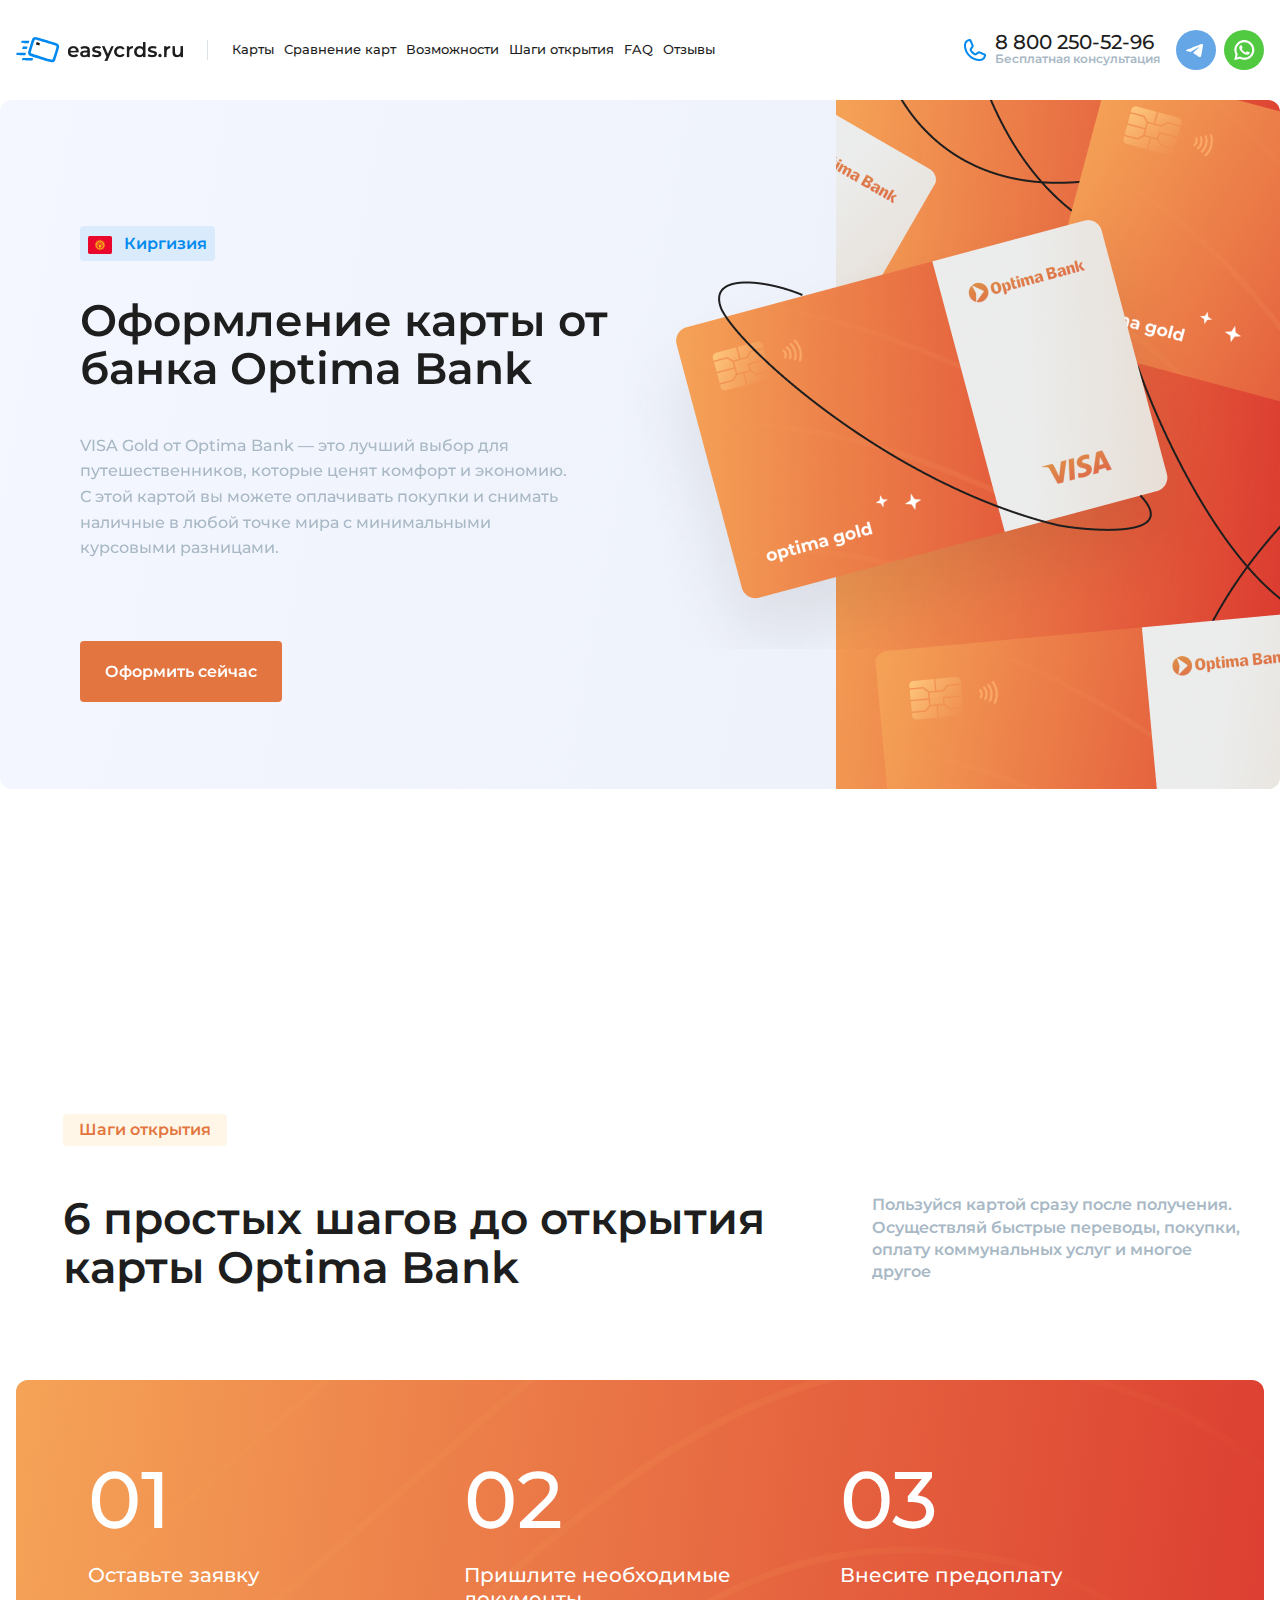
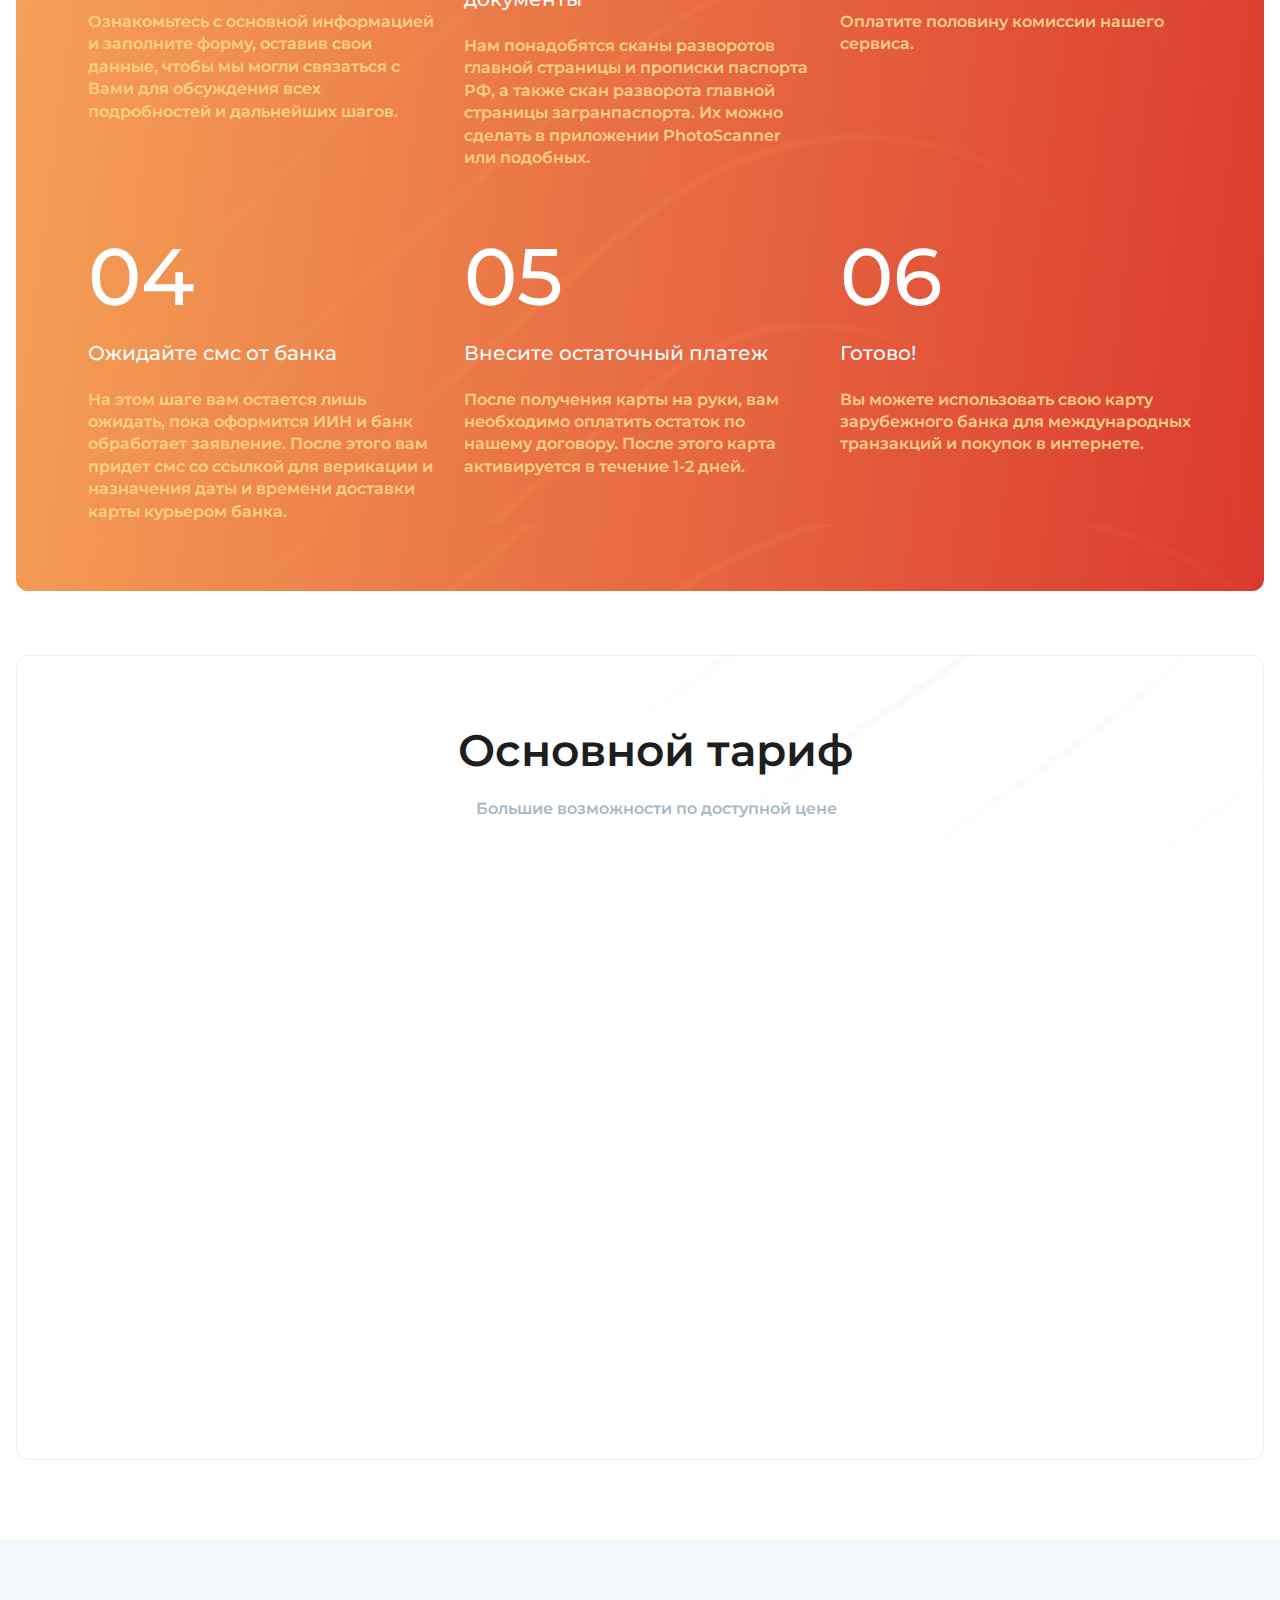
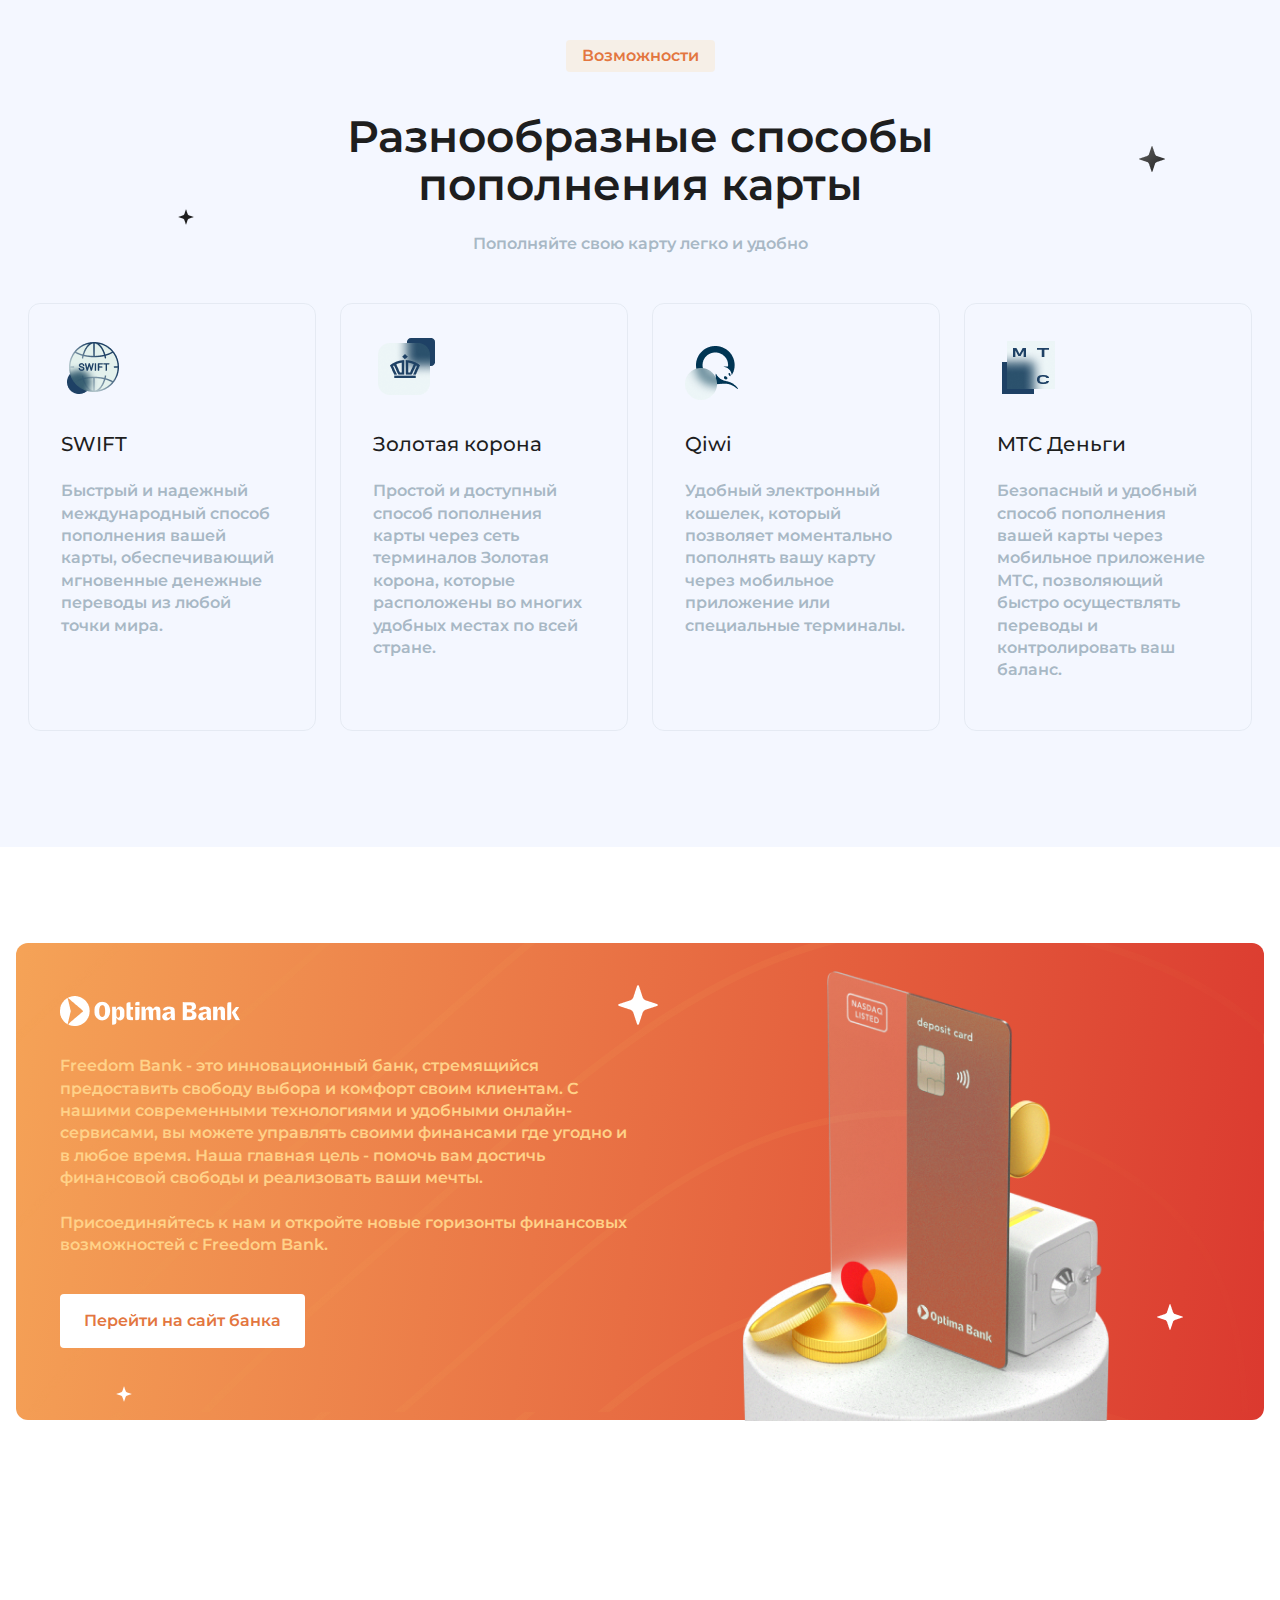
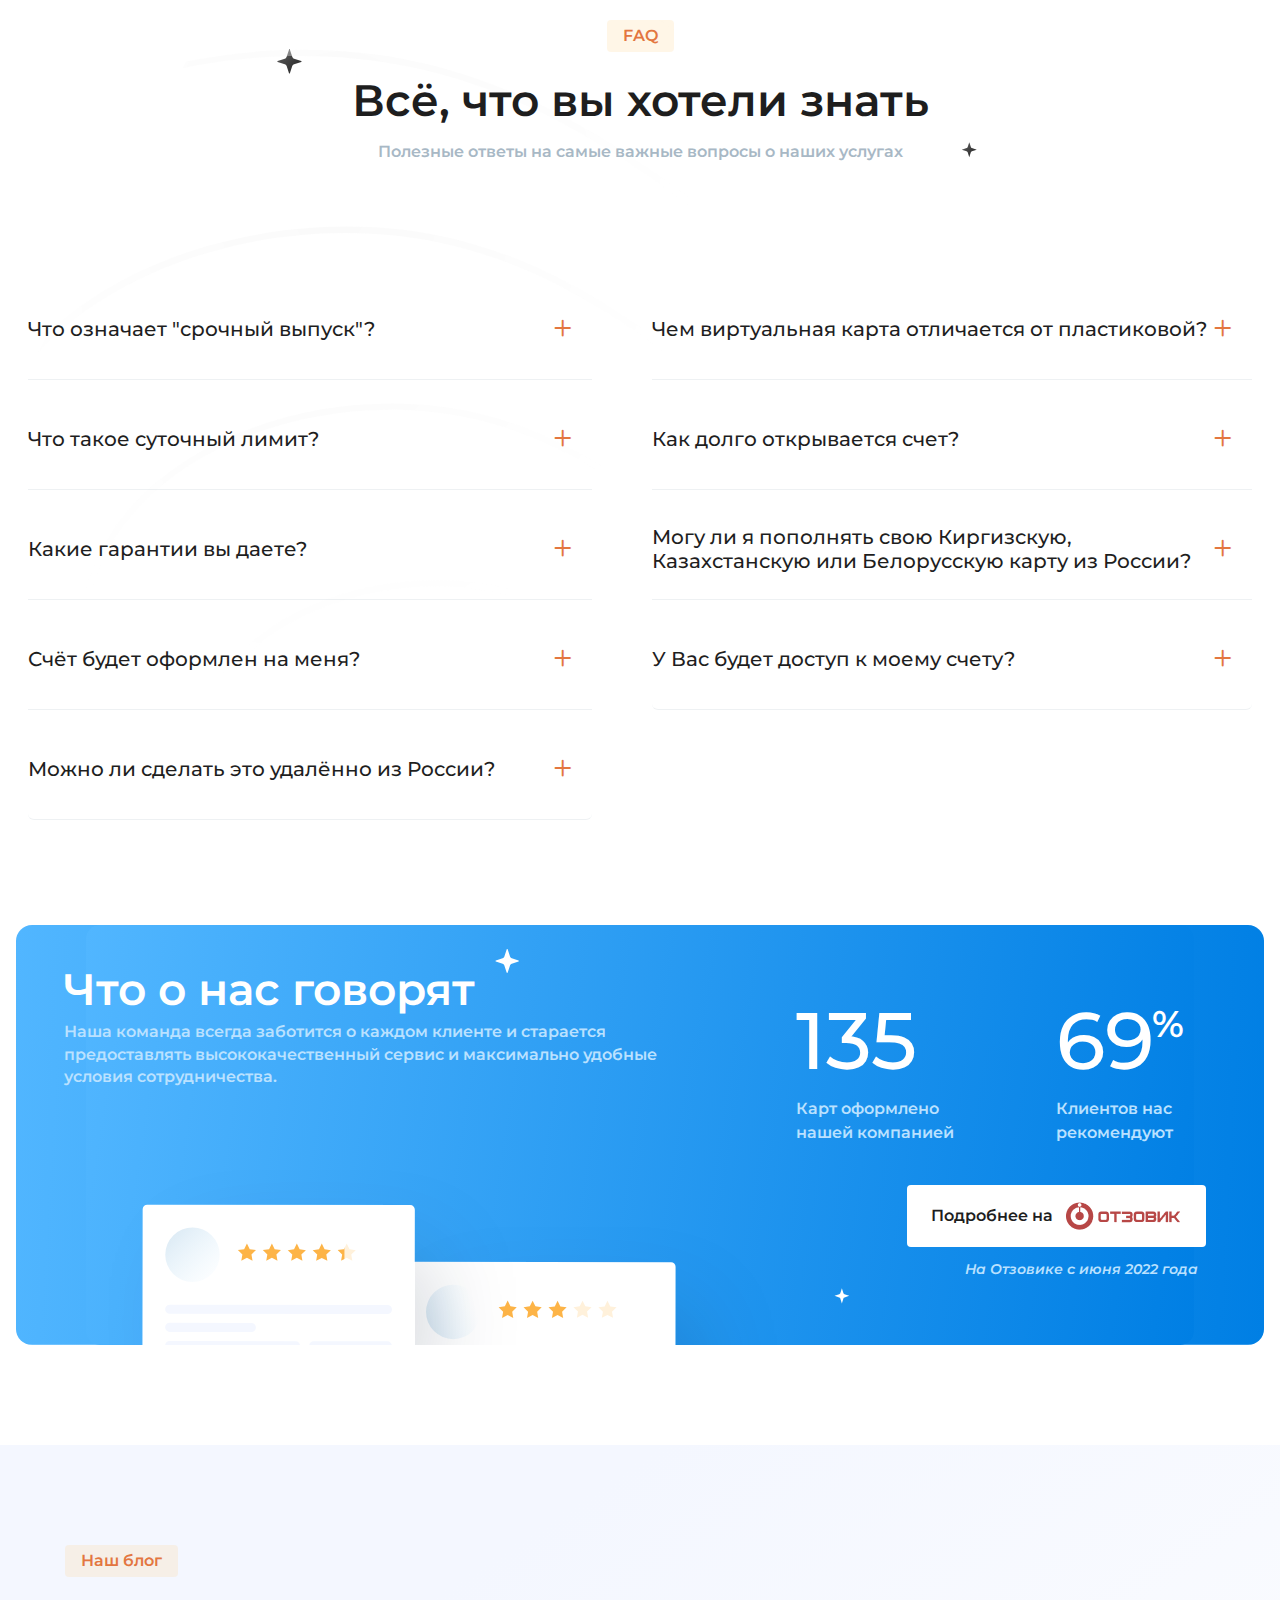
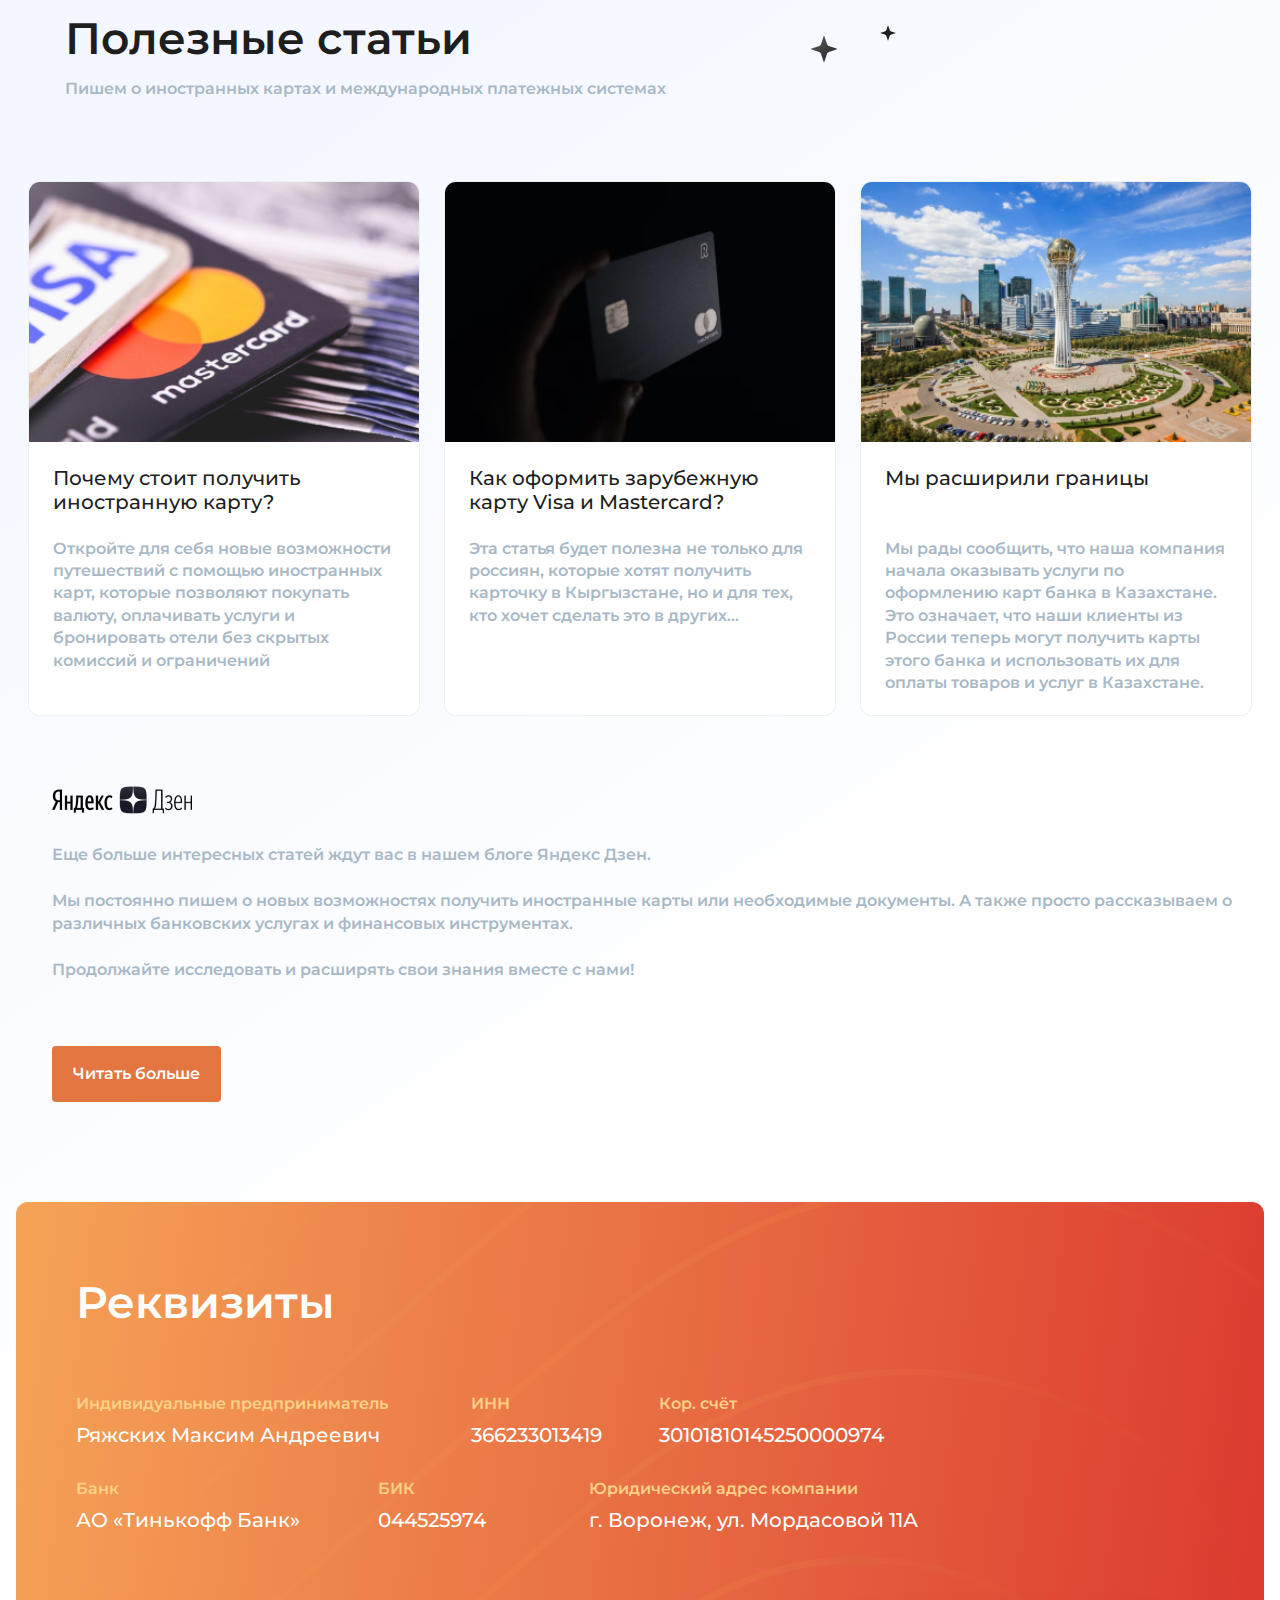
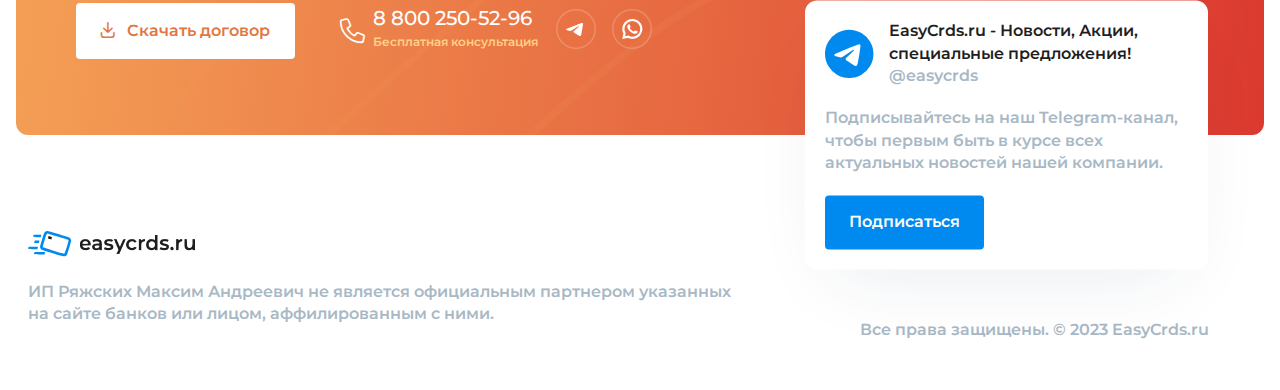
<file: optimal-card.html>
<!doctype html>
<html lang="en">
<head>
  <meta charset="UTF-8">
  <meta name="viewport"
        content="width=device-width, user-scalable=no, initial-scale=1.0, maximum-scale=1.0, minimum-scale=1.0">
  <meta http-equiv="X-UA-Compatible" content="ie=edge">
  <link rel="preconnect" href="https://fonts.googleapis.com">
  <link rel="preconnect" href="https://fonts.gstatic.com" crossorigin>
  <link href="https://fonts.googleapis.com/css2?family=Montserrat:wght@200;300;400;500;600;700&display=swap"
        rel="stylesheet">

  <!--  STYLES  -->
  <link href="css/bootstrap.min.css" rel="stylesheet">
  <link href="assets/icons/icons.css" rel="stylesheet">
  <link href="css/slick.css" rel="stylesheet" />
  <link href="css/aos.css" rel="stylesheet">
  <link href="css/style.css" rel="stylesheet">
  <link href="css/Arm.css" rel="stylesheet" >



  <script src="js/popper.min.js"></script>
  <script src="js/bootstrap.min.js"></script>
  <script src="js/jquery.min.js"></script>
  <script src="js/slick.min.js"></script>
  <script src="js/aos.js"></script>


  <title>EasyCards.Ru Optimal-card</title>
</head>
<body class="optimal-card">


<div class="overflow-hidden mb-5">
  <div class="menu">

    <div class="container menu-content">

      <div class="d-flex justify-content-start">
        <div class="logo d-flex align-items-center">
          <img src="./assets/image/wallet.svg" class="me-2" alt="">
          <a href="#">
            <img src="assets/image/logo.png" alt="">
          </a>
          <div class="gray ms-4 me-4"></div>
        </div>

        <nav class="navbar">
          <a href="#cards" class="me-4">Карты</a>
          <a href="#map-comparison" class="me-4 active">Сравнение карт</a>
          <a href="#visa-master" class="me-4">Возможности</a>
          <a href="#steps" class="me-4">Шаги открытия</a>
          <a href="#faq" class="me-4">FAQ</a>
          <a href="#reviews" class="me-4">Отзывы</a>
        </nav>
      </div>

      <div class="icons d-flex align-items-center ms-5">
        <div class="tel-block-menu">
          <img src="assets/image/Phone.png" alt="Phone" class="me-1  d-none d-md-block">
          <div class="contact mt-2 me-sm-3">
            <a href="tel:8 800 250-52-96 ">8 800 250-52-96 </a> <br>
            <span class="text-nowrap d-none d-md-block">Бесплатная консультация</span>
          </div>
        </div>
        <a href="#" class="me-2 d-none d-md-block">
          <div class="soc-site-icon tg">
            <img src="assets/image/tg.svg" alt="wp-tg" style="margin-left: -3px;">
          </div>
        </a>
        <a href="#" class=" d-none d-md-block">
          <div class="soc-site-icon whatsapp">
            <img src="assets/image/wp-app.svg" alt="wp-app">
          </div>
        </a>
      </div>

      <div id="menu-bar" class="menu-bar">
        <i class="fa-solid fa-bars-sort fa-flip-horizontal bar"></i>
        <i class="fa-regular fa-xmark fs-1"></i>
      </div>

    </div>

  </div>

  <header class="header">
    <div class="container position-relative">
      <div class="header-body">
        <span class="info-block" data-aos="zoom-in" data-aos-duration="1000">
          <img src="assets/image/kyrgyzstan.png" alt="kyrgyzstan" class="me-2">
          Киргизия
        </span>
        <h1 class="header-title" data-aos="fade-right" data-aos-duration="2000">
          Оформление карты от
          банка Optima Bank
        </h1>
        <h5 class="header-description" data-aos="fade-right" data-aos-duration="3000">
          VISA Gold от Optima Bank — это лучший выбор для путешественников, которые ценят комфорт и экономию. С этой картой вы можете оплачивать покупки и снимать наличные в любой точке мира с минимальными курсовыми разницами.
        </h5>
        <button class="btn btn-bakai-dark-blue"  data-aos="fade-right" data-aos-duration="3000">Оформить сейчас</button>
        <img src="assets/image/optimal-card-header-img.png" alt="bakai-header-bg" class="bakai-header-bg" data-aos="fade-left" data-aos-duration="3000">
        <img src="assets/image/optimal-card-header-bg.png" alt="bakai-header-card" class="bakai-header-card" data-aos="flip-left" data-aos-duration="3000">
      </div>
    </div>
  </header>

  <section class="guarantee">

    <div class="container guarantee-container">

      <div class="row guarantee-content justify-content-center justify-content-lg-between flex-column flex-md-row align-items-center">

        <div data-aos="fade-up" data-aos-duration="1000" class="col-12 col-md-4 guarantee-box  d-flex justify-content-center justify-content-md-start guarantee-box box">
          <div class="d-flex flex-row flex-md-column flex-lg-row align-items-center box">
            <div class="image">
              <img src="./assets/image/optimal-card-gurante-icon1.png" alt="">
            </div>
            <div class="content">
              <p class="title-top">
                Оформление карты
                <br>
                <span class="c-bakai-blue optimal-gurante-span">без доверенности</span>
              </p>
              <p class="title">Весь процесс без лишних хлопот с документами</p>
            </div>
          </div>
        </div>
        <div data-aos="fade-up" data-aos-duration="2000" class="col-12 col-md-4 guarantee-box box2  justify-content-center justify-content-lg-between flex-column flex-md-row align-items-center ">
          <div class="d-flex flex-row flex-md-column flex-lg-row align-items-center box">
            <div class="image">
              <img src="./assets/image/optimal-card-gurante-icon2.png" alt="">
            </div>
            <div class="content">
              <p class="title-top">
                Гарантируем
                <br> <span class="c-bakai-blue optimal-gurante-span"> конфиденциальность</span>
              </p>
              <p class="title">Мы гарантируем полную безопасность ваших данных</p>
            </div>
          </div>
        </div>
        <div data-aos="fade-up" data-aos-duration="3000" class="col-12 col-md-4 guarantee-box box3  justify-content-center justify-content-lg-between flex-column flex-md-row align-items-center ">
          <div class="d-flex flex-row flex-md-column flex-lg-row align-items-center box">
            <div class="image">
              <img src="./assets/image/optimal-card-gurante-icon3.png" alt="">
            </div>
            <div class="content">
              <p class="title-top">
                Доставка карты
                <br>
                <span class="c-bakai-blue optimal-gurante-span">до двери</span>
              </p>
              <p class="title">Максимально удобно, вам не нужно никуда ходить</p>
            </div>
          </div>
        </div>

      </div>

    </div>

  </section>

  <section class="steps">

    <div class="container">

      <div class="row-steps-header">
        <button class="btn-lightblue available-btn ">Шаги открытия</button>

        <div class="row justify-content-between align-items-start mt-5">
          <div class="col-12 col-md-8 ">
            <h3 class="def-title mt-0">6 простых шагов до открытия карты Optima Bank</h3>
          </div>
          <div class="col-12 col-md-4 sub">
            <p class="def-subtitle mt-0">
              Пользуйся картой сразу после получения. Осуществляй быстрые переводы, покупки, оплату коммунальных услуг и многое другое
            </p>
          </div>
        </div>
      </div>


      <div class="row steps-body">
        <div class="col-12 col-sm-6 col-lg-4 mb-3 mb-lg-5">
          <div class="steps-number">01</div>
          <h4 class="steps-title">Оставьте заявку</h4>
          <p class="steps-subtitle">
            Ознакомьтесь с основной информацией и заполните форму, оставив свои данные, чтобы мы могли связаться с Вами для обсуждения всех подробностей и дальнейших шагов.
          </p>
        </div>
        <div class="col-12 col-sm-6 col-lg-4 mb-3 mb-lg-5">
          <div class="steps-number">02</div>
          <h4 class="steps-title">Пришлите необходимые документы</h4>
          <p class="steps-subtitle">
            Нам понадобятся сканы разворотов главной страницы и прописки паспорта РФ, а также скан разворота главной страницы загранпаспорта. Их можно сделать в приложении PhotoScanner или подобных.
          </p>
        </div>
        <div class="col-12 col-sm-6 col-lg-4 mb-3 mb-lg-5">
          <div class="steps-number">03</div>
          <h4 class="steps-title">Внесите предоплату</h4>
          <p class="steps-subtitle">
            Оплатите половину комиссии нашего сервиса.
          </p>
        </div>
        <div class="col-12 col-sm-6 col-lg-4 mb-3 mb-lg-5">
          <div class="steps-number">04</div>
          <h4 class="steps-title">Ожидайте смс от банка</h4>
          <p class="steps-subtitle">
            На этом шаге вам остается лишь ожидать, пока оформится ИИН и банк обработает заявление. После этого вам придет смс со ссылкой для верикации и назначения даты и времени доставки карты курьером банка.
          </p>
        </div>
        <div class="col-12 col-sm-6 col-lg-4 mb-3 mb-lg-5">
          <div class="steps-number">05</div>
          <h4 class="steps-title">Внесите остаточный платеж</h4>
          <p class="steps-subtitle">
            После получения карты на руки, вам необходимо оплатить остаток по нашему договору. После этого карта активируется в течение 1-2 дней.
          </p>
        </div>
        <div class="col-12 col-sm-6 col-lg-4 mb-3 mb-lg-5">
          <div class="steps-number">06</div>
          <h4 class="steps-title">Готово!</h4>
          <p class="steps-subtitle">
            Вы можете использовать свою карту зарубежного банка для международных транзакций и покупок в интернете.
          </p>
        </div>
      </div>

    </div>

  </section>

  <section class="map-comparison mt-5">
    <div class="container map-comparison-content">
      <h3 class="map-comparison-title text-center">Основной тариф</h3>
      <p class="map-comparison-subtitle text-center mb-5">Большие возможности по доступной цене</p>

      <div class="map-comparison-table">
        <div class="table d-none d-lg-block">
          <div class="table-tr"  data-aos="zoom" data-aos-duration="1000">
            <div class="table-th left-title">Валюта депозита</div>
            <div class="table-th">
              <span class="def-subtitle">KZT, USD, EUR. RUB</span>
            </div>
            <div class="table-th text-start">Пополнение</div>
            <div class="table-th">
              <i class="fa-solid fa-circle-check c-orange"></i>
            </div>
          </div>
          <div class="table-tr" data-aos="zoom" data-aos-duration="1000">
            <div class="table-th left-title">Срок</div>
            <div class="table-td">
              <div class="map-comparison-table-item">
                <span class="map-comparison-table-item-country-name">
                  12 месяцев, автоматическая пролонгация
                </span>
              </div>
            </div>
            <div class="table-th  text-start">
              Снятие
            </div>
            <div class="table-td">
              <div class="map-comparison-table-item">
                <span class="map-comparison-table-item-country-name">Без ограничений</span>
              </div>
            </div>
          </div>
          <div class="table-tr" data-aos="zoom" data-aos-duration="1000">
            <div class="table-th left-title">Минимальная сумма вклада</div>
            <div class="table-td">
              <div class="map-comparison-table-item">
                <p class="map-comparison-table-item-title">Минимальная сумма вклада</p>
                1 ₸ / 0.1 $ / 0.1 € / 0.1 ₽
              </div>
            </div>
            <div class="table-th text-start">
              <div class="map-comparison-table-item">
                <p class="map-comparison-table-item-title">Минимальная сумма вклада</p>
              </div>
              Максимальная сумма
              депозита
            </div>
            <div class="table-td">
              <div class="map-comparison-table-item">
                <p class="map-comparison-table-item-title">Минимальная сумма вклада</p>
                До 4 млрд ₸ или эквивалент
                в другой валюте
              </div>
            </div>
          </div>
          <div class="table-tr" data-aos="zoom" data-aos-duration="1000">
            <div class="table-th left-title">
              Обслуживание депозита
            </div>
            <div class="table-td">
              <div class="map-comparison-table-item">
                <p class="map-comparison-table-item-title">Обслуживание депозита</p>
                Бесплатно
              </div>
            </div>
            <div class="table-th text-start">
              <div class="map-comparison-table-item">
                <p class="map-comparison-table-item-title">Обслуживание депозита</p>
              </div>
              Досрочное закрытие
              депозита
            </div>
            <div class="table-td">
              <div class="map-comparison-table-item">
                <p class="map-comparison-table-item-title">Обслуживание депозита</p>
                Без ограничений,
                в отделении банка
              </div>
            </div>
          </div>
          <div class="table-tr" data-aos="zoom" data-aos-duration="1000">
            <div class="table-th left-title">
              Стоимость тарифа
            </div>
            <div class="table-td">
              <div class="map-comparison-table-item">
                <p class="map-comparison-table-item-title">Стоимость тарифа</p>
                <span class="table-price-optimal mt-4" >15 000 ₽</span>
              </div>
            </div>
          </div>
        </div>


        <div class="table table-column d-block d-lg-none">
          <div class="table-tr" data-aos="zoom" data-aos-duration="1000">
            <div class="table-th left-title">Валюта депозита</div>
            <div class="table-th">
              <span class="def-subtitle">KZT, USD, EUR. RUB</span>
            </div>
          </div>
          <div class="table-tr" data-aos="zoom" data-aos-duration="1000">
            <div class="table-th left-title">Срок</div>
            <div class="table-td">
              <div class="map-comparison-table-item">
                <span class="map-comparison-table-item-country-name">
                  12 месяцев, автоматическая пролонгация
                </span>
              </div>
            </div>
          </div>
          <div class="table-tr" data-aos="zoom" data-aos-duration="1000">
            <div class="table-th left-title">Минимальная сумма вклада</div>
            <div class="table-td">
              <div class="map-comparison-table-item">
                1 ₸ / 0.1 $ / 0.1 € / 0.1 ₽
              </div>
            </div>
          </div>
          <div class="table-tr" data-aos="zoom" data-aos-duration="1000">
            <div class="table-th left-title">
              Обслуживание депозита
            </div>
            <div class="table-td">
              <div class="map-comparison-table-item">
                Бесплатно
              </div>
            </div>
          </div>
          <div class="table-tr" data-aos="zoom" data-aos-duration="1000">
            <div class="table-th left-title">Пополнение</div>
            <div class="table-th">
              <i class="fa-solid fa-circle-check c-orange"></i>
            </div>
          </div>
          <div class="table-tr" data-aos="zoom" data-aos-duration="1000">
            <div class="table-th left-title">
              Снятие
            </div>
            <div class="table-td">
              <div class="map-comparison-table-item">
                <span class="map-comparison-table-item-country-name">Без ограничений</span>
              </div>
            </div>
          </div>
          <div class="table-tr" data-aos="zoom" data-aos-duration="1000">
            <div class="table-th left-title">
              Максимальная сумма
              депозита
            </div>
            <div class="table-td">
              <div class="map-comparison-table-item">
                До 4 млрд ₸ или эквивалент
                в другой валюте
              </div>
            </div>
          </div>
          <div class="table-tr" data-aos="zoom" data-aos-duration="1000">
            <div class="table-th left-title">
              Досрочное закрытие
              депозита
            </div>
            <div class="table-td">
              <div class="map-comparison-table-item">
                Без ограничений,
                в отделении банка
              </div>
            </div>
          </div>
          <div class="table-tr" data-aos="zoom" data-aos-duration="1000">
            <div class="table-th left-title">
              Стоимость тарифа
            </div>
            <div class="table-td">
              <div class="map-comparison-table-item">
                <span class="table-price-optimal mt-4" >15 000 ₽</span>
              </div>
            </div>
          </div>
        </div>
      </div>

      <div class="map-comparison-message"  data-aos="zoom" data-aos-duration="1000">
        Откройте новые возможности и получите максимум выгоды с нашими разнообразными тарифными планами. Выбирай оптимальный для себя!
        <button class="btn btn-bakai-dark-blue ms-5" style="min-width: 15.9375rem;">Все доступные тарифы</button>
      </div>


    </div>
  </section>


  <section class="visa-master">
    <div class="container">
      <img src="./assets/image/bakai-card-star.png" class="star1" alt="">
      <img src="./assets/image/bakai-card-star2.png" class="star2" alt="">
      <div class="content-title">
        <button class="btn-lightblue available-btn ">Возможности</button>
        <h3 class="def-title">Разнообразные способы <br>
          пополнения карты </h3>
        <p class="def-subtitle">Пополняйте свою карту легко и удобно</p>
      </div>

      <div class="row mt-5 align-items-stretch">
        <div class="col-12  col-sm-6 col-lg-3 mb-3">
          <div class="visa-master-item">
            <div>
              <img src="assets/image/bakai-card-visa-icon1.png" alt="shop">
            </div>
            <h4 class="visa-master-item-title">
              SWIFT
            </h4>
            <p class="visa-master-item-subtitle">
              Быстрый и надежный международный способ пополнения вашей карты, обеспечивающий мгновенные денежные переводы из любой точки мира.
            </p>
          </div>
        </div>
        <div class="col-12 col-sm-6 col-lg-3 mb-3">
          <div class="visa-master-item">
            <div>
              <img src="assets/image/bakai-card-visa-icon2.png" alt="shop">
            </div>
            <h4 class="visa-master-item-title">
              Золотая корона
            </h4>
            <p class="visa-master-item-subtitle">
              Простой и доступный способ пополнения карты через сеть терминалов Золотая корона, которые расположены во многих удобных местах по всей стране.
            </p>
          </div>
        </div>
        <div class="col-12 col-sm-6 col-lg-3 mb-3">
          <div class="visa-master-item">
            <div>
              <img src="assets/image/bakai-card-visa-icon3.png" alt="shop">
            </div>
            <h4 class="visa-master-item-title">
              Qiwi

            </h4>
            <p class="visa-master-item-subtitle">
              Удобный электронный кошелек, который позволяет моментально пополнять вашу карту через мобильное приложение или специальные терминалы.
            </p>
          </div>
        </div>
        <div class="col-12 col-sm-6 col-lg-3 mb-3">
          <div class="visa-master-item">
            <div>
              <img src="assets/image/bakai-card-icon4.png" alt="shop">
            </div>
            <h4 class="visa-master-item-title">
              MTC Деньги
            </h4>
            <p class="visa-master-item-subtitle">
              Безопасный и удобный способ пополнения вашей карты через мобильное приложение МТС, позволяющий быстро осуществлять переводы и контролировать ваш баланс.
            </p>
          </div>
        </div>

      </div>
    </div>
  </section>


  <section class="about-cards" >

    <div class="container about-container"  >

      <div class="content">

        <div class="content-title">
          <h2 class="heading about-heading"><img src="./assets/image/optimal-card-about-logo.png" alt=""></h2>
          <p class="title about-title">
            Freedom Bank - это инновационный банк, стремящийся <br>
            предоставить свободу выбора и комфорт своим клиентам. С <br>
            нашими современными технологиями и удобными онлайн- <br>
            сервисами, вы можете управлять своими финансами где угодно и <br>
            в любое время. Наша главная цель - помочь вам достичь <br>
            финансовой свободы и реализовать ваши мечты. <br>
            <br>
            Присоединяйтесь к нам и откройте новые горизонты финансовых <br>
            возможностей с Freedom Bank. <br>
          </p>
          <div class="buttons">
            <button class="btn-blue btn-about c-yellow ">
              Перейти на сайт банка
            </button>
          </div>
        </div>

        <div class="content-image">
          <img class="about-img-kazakhstan" src="./assets/image/optimal-card-about-img.png" alt="">
        </div>



      </div>

    </div>

  </section>



  <section class="faq">
    <div class="container faq-body">
      <div class="d-flex justify-content-center align-items-center">
        <button class="btn-lightblue available-btn ">FAQ</button>
      </div>
      <h3 class="def-title text-center mt-4">Всё, что вы хотели знать</h3>
      <p class="def-subtitle text-center mt-3">
        Полезные ответы на самые важные вопросы о наших услугах
      </p>

      <div class="row">
        <div class="col-12 col-lg-6 pe-lg-5">
          <div class="accordion accordion-faq">
            <div class="accordion-item">
              <h2 class="accordion-header">
                <button class="accordion-button collapsed" type="button" data-bs-toggle="collapse"
                        data-bs-target="#panelsStayOpen-collapseOne" aria-expanded="false"
                        aria-controls="panelsStayOpen-collapseOne">
                  Что означает "срочный выпуск"?
                  <i class="fa-regular fa-minus c-blue"></i>
                  <i class="fa-regular fa-plus c-blue"></i>
                </button>
              </h2>
              <div id="panelsStayOpen-collapseOne" class="accordion-collapse collapse">
                <div class="accordion-body">
                  Сроки выпуска карты в самих банках Киргизии обычно варьируются от 7 до 14 дней. Воспользовавшись услугой срочного выпуска, это время уменьшается до 2-3 дней. Уточняйте подробности в подержке на сайте.
                </div>
              </div>
            </div>
            <div class="accordion-item">
              <h2 class="accordion-header">
                <button class="accordion-button collapsed" type="button" data-bs-toggle="collapse"
                        data-bs-target="#panelsStayOpen-1" aria-expanded="false"
                        aria-controls="panelsStayOpen-1">
                  Что такое суточный лимит?
                  <i class="fa-regular fa-minus c-blue"></i>
                  <i class="fa-regular fa-plus c-blue"></i>
                </button>
              </h2>
              <div id="panelsStayOpen-1" class="accordion-collapse collapse">
                <div class="accordion-body">
                  Сроки выпуска карты в самих банках Киргизии обычно варьируются от 7 до 14 дней. Воспользовавшись услугой срочного выпуска, это время уменьшается до 2-3 дней. Уточняйте подробности в подержке на сайте.
                </div>
              </div>
            </div>
            <div class="accordion-item">
              <h2 class="accordion-header">
                <button class="accordion-button collapsed" type="button" data-bs-toggle="collapse"
                        data-bs-target="#panelsStayOpen-2" aria-expanded="false"
                        aria-controls="panelsStayOpen-2">
                  Какие гарантии вы даете?
                  <i class="fa-regular fa-minus c-blue"></i>
                  <i class="fa-regular fa-plus c-blue"></i>
                </button>
              </h2>
              <div id="panelsStayOpen-2" class="accordion-collapse collapse">
                <div class="accordion-body">
                  Сроки выпуска карты в самих банках Киргизии обычно варьируются от 7 до 14 дней. Воспользовавшись услугой срочного выпуска, это время уменьшается до 2-3 дней. Уточняйте подробности в подержке на сайте.
                </div>
              </div>
            </div>
            <div class="accordion-item">
              <h2 class="accordion-header">
                <button class="accordion-button collapsed" type="button" data-bs-toggle="collapse"
                        data-bs-target="#panelsStayOpen-3" aria-expanded="false"
                        aria-controls="panelsStayOpen-3">
                  Счёт будет оформлен на меня?
                  <i class="fa-regular fa-minus c-blue"></i>
                  <i class="fa-regular fa-plus c-blue"></i>
                </button>
              </h2>
              <div id="panelsStayOpen-3" class="accordion-collapse collapse">
                <div class="accordion-body">
                  Сроки выпуска карты в самих банках Киргизии обычно варьируются от 7 до 14 дней. Воспользовавшись услугой срочного выпуска, это время уменьшается до 2-3 дней. Уточняйте подробности в подержке на сайте.
                </div>
              </div>
            </div>
            <div class="accordion-item">
              <h2 class="accordion-header">
                <button class="accordion-button collapsed" type="button" data-bs-toggle="collapse"
                        data-bs-target="#panelsStayOpen-4" aria-expanded="false"
                        aria-controls="panelsStayOpen-4">
                  Можно ли сделать это удалённо из России?
                  <i class="fa-regular fa-minus c-blue"></i>
                  <i class="fa-regular fa-plus c-blue"></i>
                </button>
              </h2>
              <div id="panelsStayOpen-4" class="accordion-collapse collapse">
                <div class="accordion-body">
                  Сроки выпуска карты в самих банках Киргизии обычно варьируются от 7 до 14 дней. Воспользовавшись услугой срочного выпуска, это время уменьшается до 2-3 дней. Уточняйте подробности в подержке на сайте.
                </div>
              </div>
            </div>

          </div>
        </div>

        <div class="col-12 col-lg-6">
          <div class="accordion accordion-faq">
            <div class="accordion-item">
              <h2 class="accordion-header">
                <button class="accordion-button collapsed" type="button" data-bs-toggle="collapse"
                        data-bs-target="#panelsStayOpen-6" aria-expanded="false"
                        aria-controls="panelsStayOpen-6">
                  Чем виртуальная карта отличается от пластиковой?
                  <i class="fa-regular fa-minus c-blue"></i>
                  <i class="fa-regular fa-plus c-blue"></i>
                </button>
              </h2>
              <div id="panelsStayOpen-6" class="accordion-collapse collapse">
                <div class="accordion-body">
                  Сроки выпуска карты в самих банках Киргизии обычно варьируются от 7 до 14 дней. Воспользовавшись услугой срочного выпуска, это время уменьшается до 2-3 дней. Уточняйте подробности в подержке на сайте.
                </div>
              </div>
            </div>
            <div class="accordion-item">
              <h2 class="accordion-header">
                <button class="accordion-button collapsed" type="button" data-bs-toggle="collapse"
                        data-bs-target="#panelsStayOpen-7" aria-expanded="false"
                        aria-controls="panelsStayOpen-7">
                  Как долго открывается счет?
                  <i class="fa-regular fa-minus c-blue"></i>
                  <i class="fa-regular fa-plus c-blue"></i>
                </button>
              </h2>
              <div id="panelsStayOpen-7" class="accordion-collapse collapse">
                <div class="accordion-body">
                  Сроки выпуска карты в самих банках Киргизии обычно варьируются от 7 до 14 дней. Воспользовавшись услугой срочного выпуска, это время уменьшается до 2-3 дней. Уточняйте подробности в подержке на сайте.
                </div>
              </div>
            </div>
            <div class="accordion-item">
              <h2 class="accordion-header">
                <button class="accordion-button collapsed" type="button" data-bs-toggle="collapse"
                        data-bs-target="#panelsStayOpen-8" aria-expanded="false"
                        aria-controls="panelsStayOpen-8">
                  Могу ли я пополнять свою Киргизскую, Казахстанскую или Белорусскую карту из России?
                  <i class="fa-regular fa-minus c-blue"></i>
                  <i class="fa-regular fa-plus c-blue"></i>
                </button>
              </h2>
              <div id="panelsStayOpen-8" class="accordion-collapse collapse">
                <div class="accordion-body">
                  Сроки выпуска карты в самих банках Киргизии обычно варьируются от 7 до 14 дней. Воспользовавшись услугой срочного выпуска, это время уменьшается до 2-3 дней. Уточняйте подробности в подержке на сайте.
                </div>
              </div>
            </div>
            <div class="accordion-item">
              <h2 class="accordion-header">
                <button class="accordion-button collapsed" type="button" data-bs-toggle="collapse"
                        data-bs-target="#panelsStayOpen-9" aria-expanded="false"
                        aria-controls="panelsStayOpen-9">
                  У Вас будет доступ к моему счету?
                  <i class="fa-regular fa-minus c-blue"></i>
                  <i class="fa-regular fa-plus c-blue"></i>
                </button>
              </h2>
              <div id="panelsStayOpen-9" class="accordion-collapse collapse">
                <div class="accordion-body">
                  Сроки выпуска карты в самих банках Киргизии обычно варьируются от 7 до 14 дней. Воспользовавшись услугой срочного выпуска, это время уменьшается до 2-3 дней. Уточняйте подробности в подержке на сайте.
                </div>
              </div>
            </div>


          </div>
        </div>
      </div>
    </div>
  </section>


  <section class="users" >

    <div class="container users-container ">


      <div class="content">

        <div class="content-title users-content-title">
          <h2 class="heading users-heading" >Что о нас говорят</h2>
          <p class="title users-title" >Наша команда всегда заботится о каждом клиенте и старается предоставлять высококачественный сервис и максимально удобные условия сотрудничества.</p>
        </div>

        <div class="content-title2">
          <div class="box">
            <h2>135</h2>
            <span>Карт оформлено
              нашей компанией</span>
          </div>
          <div class="box">
            <h2>69<span>%</span></h2>
            <span>Клиентов нас <br>рекомендуют</span>
          </div>
        </div>

      </div>

      <div class="button">
        <div>
          <button class="btn-blue btn-users d-flex justify-content-center align-items-center" >
            Подробнее на
            <img src="./assets/image/users-btn.png" alt="#">
          </button>
          <p>На Отзовике с июня 2022 года</p>
        </div>
      </div>


    </div>


  </section>


  <div class="footer-bg">

    <img src="assets/image/dark-star.png" alt="dark-star" class="footer-bg-stars">

    <section class="blog">
      <div class="container">
        <div class="footer-heading">
        <button class="btn-lightblue available-btn  ms-4">Наш блог</button>
        <h3 class="def-title ms-4 mb-0">Полезные статьи</h3>
        <p class="def-subtitle ms-4 mb-0 mb-sm-3">
          Пишем о иностранных картах и международных платежных системах
        </p>
        </div>
        <div class="row align-items-stretch mt-80">
          <div class="col-12 col-md-6 col-lg-4 mb-3">
            <div class="blog-item">
              <div class="blog-item-img" style="background-image: url(assets/image/blog-visa-master.png)"></div>
              <div class="blog-item-body">
                <h4 class="blog-item-title">Почему стоит получить иностранную карту?</h4>
                <p class="blog-item-description">
                  Откройте для себя новые возможности путешествий с помощью иностранных карт, которые позволяют покупать валюту, оплачивать услуги и бронировать отели без скрытых комиссий и ограничений
                </p>
                <a href="#" class="mt-4 d-block">
                  <button class="btn-blue me-2">Читать на Яндекс Дзен</button>
                </a>
              </div>
            </div>
          </div>

          <div class="col-12 col-md-6 col-lg-4 mb-3">
            <div class="blog-item">
              <div class="blog-item-img" style="background-image: url(assets/image/blok-car.png)"></div>
              <div class="blog-item-body">
                <h4 class="blog-item-title">Как оформить зарубежную карту Visa и Mastercard?</h4>
                <p class="blog-item-description">
                  Эта статья будет полезна не только для россиян, которые хотят получить карточку в Кыргызстане, но и для тех, кто хочет сделать это в других...
                </p>
                <a href="#" class="mt-4 d-block">
                  <button class="btn-blue me-2">Читать на Яндекс Дзен</button>
                </a>
              </div>
            </div>
          </div>

          <div class="col-12 col-md-4  mb-3 d-block d-md-none d-lg-block">
            <div class="blog-item">
              <div class="blog-item-img" style="background-image: url(assets/image/blog-country.png)"></div>
              <div class="blog-item-body">
                <h4 class="blog-item-title">Мы расширили границы</h4>
                <p class="blog-item-description">
                  Мы рады сообщить, что наша компания начала оказывать услуги по оформлению карт банка в Казахстане. Это означает, что наши клиенты из России теперь могут получить карты этого банка и использовать их для оплаты товаров и услуг в Казахстане.
                </p>
                <a href="#" class="mt-4 d-block">
                  <button class="btn-blue me-2">Читать на Яндекс Дзен</button>
                </a>
              </div>
            </div>
          </div>

        </div>
      </div>
    </section>

    <section class="yandex-dzen mt-5">
      <div class="container">
        <div class="ms-4">
          <img src="assets/image/yandex-dzen.png" alt="yandex-dzen">
        </div>
        <p class="def-subtitle ms-4">
          Еще больше интересных статей ждут вас в нашем блоге Яндекс Дзен.
        </p>
        <p class="def-subtitle ms-4">
          Мы постоянно пишем о новых возможностях получить иностранные карты или необходимые документы. А также просто рассказываем
          о различных банковских услугах и финансовых инструментах.
        </p>
        <p class="def-subtitle ms-4">
          Продолжайте исследовать и расширять свои знания вместе с нами!
        </p>
        <button class="btn btn-blue-dark mt-5 ms-4">Читать больше</button>
      </div>
    </section>

    <section class="steps pt-0">

      <div class="container px-0">

        <div class="steps-body requisites">
          <h2 class="requisites-title">Реквизиты</h2>

          <div class="requisites-item item-1">
            <p class="requisites-name optimal-name">Индивидуальные предприниматель</p>
            <p class="requisites-info">Ряжских Максим Андреевич</p>
          </div>
          <div class="requisites-item item-2">
            <p class="requisites-name optimal-name">ИНН</p>
            <p class="requisites-info">366233013419</p>
          </div>
          <div class="requisites-item item-3">
            <p class="requisites-name optimal-name">Банк</p>
            <p class="requisites-info">АО «Тинькофф Банк»</p>
          </div>
          <div class="requisites-item item-4">
            <p class="requisites-name optimal-name">БИК</p>
            <p class="requisites-info">044525974</p>
          </div>
          <div class="requisites-item item-5">
            <p class="requisites-name optimal-name">Кор. счёт</p>
            <p class="requisites-info">30101810145250000974</p>
          </div>
          <div class="requisites-item item-6">
            <p class="requisites-name optimal-name">Юридический адрес компании</p>
            <p class="requisites-info">г. Воронеж, ул. Мордасовой 11А</p>
          </div>


          <div class="requisites-item item-7">
            <button class="btn btn-white w-auto">
              <i class="fa-regular fa-arrow-down-to-bracket me-2"></i>
              Скачать договор
            </button>
          </div>

          <div class="requisites-item item-8 call-footer">
            <div class="d-flex justify-content-start align-items-md-center align-items-sm-start align-items-center flex-row flex-sm-column flex-md-row">
              <div class="d-flex justify-content-start align-items-center">
                <i class="fa-light fa-phone icon-call-white"></i>
                <div class="me-2">
                  <a href="tel:8 800 250-52-96" class="free-call-number">8 800 250-52-96</a>
                  <p class="free-call-text optimal-name">Бесплатная консультация</p>
                </div>
              </div>
              <div class="d-flex justify-content-center align-items-center requisites-socsites mt-sm-2 mt-lg-0">
                <a href="#" class="me-3">
                  <img src="assets/image/tg-btn-2.png" alt="Telegram">
                </a>
                <a href="#">
                  <img src="assets/image/whp-btn-2.png" alt="WhatsApp">
                </a>
              </div>
            </div>
          </div>

          <div class="requisites-tg">
            <div class="d-flex justify-content-start align-items-center">
              <i class="fa-brands fa-telegram me-3"></i>
              <div>
                <p class="requisites-tg-title">EasyCrds.ru - Новости, Акции, специальные предложения!</p>
                <p class="requisites-tg-nickname">@easycrds</p>
              </div>
            </div>
            <div class="requisites-tg-text">
              Подписывайтесь на наш Telegram-канал, чтобы первым быть в курсе всех актуальных новостей нашей компании.
            </div>
            <button class="btn-blue me-2">Подписаться</button>
          </div>

        </div>

      </div>

    </section>


    <footer>
      <div class="container">
        <div class="row justify-content-between align-items-end">
          <div class="col-12 col-xl-7 text-center text-lg-start">
            <div class="logo d-flex align-items-center justify-content-center justify-content-lg-start">
              <img src="./assets/image/wallet.svg" class="me-2" alt="">
              <a href="#">
                <img src="assets/image/logo.png" alt="">
              </a>
              <div class="gray ms-4 me-4"></div>
            </div>

            <p class="def-subtitle">
              ИП Ряжских Максим Андреевич не является официальным партнером указанных на сайте банков или лицом, аффилированным с ними.
            </p>
          </div>
          <div class="col-12 col-xl-4">
            <p class="def-subtitle mb-0 text-center text-lg-start">
              Все права защищены. © 2023 EasyCrds.ru
            </p>
          </div>
        </div>
      </div>
    </footer>

  </div>

</div>

<script src="js/script.js"></script>
</body>
</html>
</file>
<file: assets/icons/icons.css>
.fa, .fa-brands, .fa-duotone, .fa-light, .fa-regular, .fa-solid, .fa-thin, .fab, .fad, .fal, .far, .fas, .fat {
    -moz-osx-font-smoothing: grayscale;
    -webkit-font-smoothing: antialiased;
    font-style: normal;
    font-variant: normal;
    line-height: 1;
    text-rendering: auto
}


.fa-chevron-down:before {
    content: "\f078"
}

.fa-whatsapp:before {
    content: "\f232"
}

.fa-telegram:before {
    content: "\f2c6"
}

.fa-flip-horizontal:before {
    content: "\e0ae"
}

.fa-chevron-right:before {
    content: "\f054"
}

.fa-circle-plus:before {
    content: "\f055"
}

.fa-star:before {
    content: "\f005"
}

.fa-phone:before {
    content: "\f095"
}

.fa-envelope:before {
    content: "\f0e0"
}

.fa-address-card:before {
    content: "\f2bb"
}

.fa-pen:before {
    content: "\f304"
}

.fa-circle-minus:before {
    content: "\f056"
}

.fa-trash-can:before {
    content: "\f2ed"
}

.fa-check:before {
    content: "\f00c"
}

.fa-circle-check:before {
    content: "\f058"
}

.fa-circle-xmark:before {
    content: "\f057"
}

.fa-image:before {
    content: "\f03e"
}

.fa-xmark:before {
    content: "\f00d"
}

.fa-circle-exclamation:before {
    content: "\f06a"
}
.fa-angle-right:before {
    content: "\f105"
}

.fa-angle-left:before {
    content: "\f104"
}

.fa-minus:before {
    content: "\f068"
}

.fa-plus:before {
    content: "\2b"
}


.fa-arrow-down-to-bracket:before {
    content: "\e094"
}


/*---------------------------------*/


@font-face {
    font-family: "Font Awesome 6 Brands";
    font-style: normal;
    font-weight: 400;
    font-display: block;
    src: url(fontawesome/fa-brands-400.woff2) format("woff2"), url(fontawesome/fa-brands-400.ttf) format("truetype")
}

.fa-brands, .fab {
    font-family: "Font Awesome 6 Brands";
    font-weight: 400
}


:host, :root {
    --fa-font-duotone: normal 900 1em/1 "Font Awesome 6 Duotone"
}

@font-face {
    font-family: "Font Awesome 6 Duotone";
    font-style: normal;
    font-weight: 900;
    font-display: block;
    src: url(fontawesome/fa-duotone-900.woff2) format("woff2"), url(fontawesome/fa-duotone-900.ttf) format("truetype")
}

.fa-duotone, .fad {
    position: relative;
    font-family: "Font Awesome 6 Duotone";
    font-weight: 900;
    letter-spacing: normal
}


:host, :root {
    --fa-font-light: normal 300 1em/1 "Font Awesome 6 Pro"
}

@font-face {
    font-family: "Font Awesome 6 Pro";
    font-style: normal;
    font-weight: 300;
    font-display: block;
    src: url(fontawesome/fa-light-300.woff2) format("woff2"), url(fontawesome/fa-light-300.ttf) format("truetype")
}

.fa-light, .fal {
    font-family: "Font Awesome 6 Pro";
    font-weight: 300
}

:host, :root {
    --fa-font-regular: normal 400 1em/1 "Font Awesome 6 Pro"
}

@font-face {
    font-family: "Font Awesome 6 Pro";
    font-style: normal;
    font-weight: 400;
    font-display: block;
    src: url(fontawesome/fa-regular-400.woff2) format("woff2"), url(fontawesome/fa-regular-400.ttf) format("truetype")
}

.fa-regular, .far {
    font-family: "Font Awesome 6 Pro";
    font-weight: 400
}

:host, :root {
    --fa-font-solid: normal 900 1em/1 "Font Awesome 6 Pro"
}

@font-face {
    font-family: "Font Awesome 6 Pro";
    font-style: normal;
    font-weight: 900;
    font-display: block;
    src: url(fontawesome/fa-solid-900.woff2) format("woff2"), url(fontawesome/fa-solid-900.ttf) format("truetype")
}

.fa-solid, .fas {
    font-family: "Font Awesome 6 Pro";
    font-weight: 900
}

:host, :root {
    --fa-font-thin: normal 100 1em/1 "Font Awesome 6 Pro"
}

@font-face {
    font-family: "Font Awesome 6 Pro";
    font-style: normal;
    font-weight: 100;
    font-display: block;
    src: url(fontawesome/fa-thin-100.woff2) format("woff2"), url(fontawesome/fa-thin-100.ttf) format("truetype")
}

.fa-thin, .fat {
    font-family: "Font Awesome 6 Pro";
    font-weight: 100
}

@font-face {
    font-family: "Font Awesome 5 Brands";
    font-display: block;
    font-weight: 400;
    src: url(fontawesome/fa-brands-400.woff2) format("woff2"), url(fontawesome/fa-brands-400.ttf) format("truetype")
}

@font-face {
    font-family: "Font Awesome 5 Pro";
    font-display: block;
    font-weight: 900;
    src: url(fontawesome/fa-solid-900.woff2) format("woff2"), url(fontawesome/fa-solid-900.ttf) format("truetype")
}

@font-face {
    font-family: "Font Awesome 5 Pro";
    font-display: block;
    font-weight: 400;
    src: url(fontawesome/fa-regular-400.woff2) format("woff2"), url(fontawesome/fa-regular-400.ttf) format("truetype")
}

@font-face {
    font-family: "Font Awesome 5 Pro";
    font-display: block;
    font-weight: 300;
    src: url(fontawesome/fa-light-300.woff2) format("woff2"), url(fontawesome/fa-light-300.ttf) format("truetype")
}

@font-face {
    font-family: "Font Awesome 5 Duotone";
    font-display: block;
    font-weight: 900;
    src: url(fontawesome/fa-duotone-900.woff2) format("woff2"), url(fontawesome/fa-duotone-900.ttf) format("truetype")
}

@font-face {
    font-family: "FontAwesome";
    font-display: block;
    src: url(fontawesome/fa-solid-900.woff2) format("woff2"), url(fontawesome/fa-solid-900.ttf) format("truetype")
}

@font-face {
    font-family: "FontAwesome";
    font-display: block;
    src: url(fontawesome/fa-brands-400.woff2) format("woff2"), url(fontawesome/fa-brands-400.ttf) format("truetype")
}

@font-face {
    font-family: "FontAwesome";
    font-display: block;
    src: url(fontawesome/fa-regular-400.woff2) format("woff2"), url(fontawesome/fa-regular-400.ttf) format("truetype");
    unicode-range: u+f003, u+f006, u+f014, u+f016-f017, u+f01a-f01b, u+f01d, u+f022, u+f03e, u+f044, u+f046, u+f05c-f05d, u+f06e, u+f070, u+f087-f088, u+f08a, u+f094, u+f096-f097, u+f09d, u+f0a0, u+f0a2, u+f0a4-f0a7, u+f0c5, u+f0c7, u+f0e5-f0e6, u+f0eb, u+f0f6-f0f8, u+f10c, u+f114-f115, u+f118-f11a, u+f11c-f11d, u+f133, u+f147, u+f14e, u+f150-f152, u+f185-f186, u+f18e, u+f190-f192, u+f196, u+f1c1-f1c9, u+f1d9, u+f1db, u+f1e3, u+f1ea, u+f1f7, u+f1f9, u+f20a, u+f247-f248, u+f24a, u+f24d, u+f255-f25b, u+f25d, u+f271-f274, u+f278, u+f27b, u+f28c, u+f28e, u+f29c, u+f2b5, u+f2b7, u+f2ba, u+f2bc, u+f2be, u+f2c0-f2c1, u+f2c3, u+f2d0, u+f2d2, u+f2d4, u+f2dc
}

@font-face {
    font-family: "FontAwesome";
    font-display: block;
    src: url(fontawesome/fa-v4compatibility.woff2) format("woff2"), url(fontawesome/fa-v4compatibility.ttf) format("truetype");
    unicode-range: u+f041, u+f047, u+f065-f066, u+f07d-f07e, u+f080, u+f08b, u+f08e, u+f090, u+f09a, u+f0ac, u+f0ae, u+f0b2, u+f0d0, u+f0d6, u+f0e4, u+f0ec, u+f10a-f10b, u+f123, u+f13e, u+f148-f149, u+f14c, u+f156, u+f15e, u+f160-f161, u+f163, u+f175-f178, u+f195, u+f1f8, u+f219, u+f27a
}
</file>
<file: css/style.css>
::-webkit-scrollbar {
  width: 5px;
  height: 5px;
  border-radius: 5px;
}

/* Track */
::-webkit-scrollbar-track {
  background: white;
}

/* Handle */
::-webkit-scrollbar-thumb {
  background: #000000;
  border-radius: 10px;
}

/* Handle on hover */
::-webkit-scrollbar-thumb:hover {
  background: #2a2929;
}

* {
  margin: 0;
  padding: 0;
  text-decoration: none;
  outline: none;
  -webkit-font-smoothing: antialiased;
  -moz-osx-font-smoothing: grayscale;
  font-family: "Montserrat", sans-serif;
}

a {
  text-decoration: none;
}

@media (max-width: 1024px) {
  html {
    font-size: 15px;
  }
}
@media (max-width: 992px) {
  html {
    font-size: 14px;
  }
}
.trans {
  -webkit-transition: 0.3s;
  transition: 0.3s;
}

.cursor-pointer {
  cursor: pointer;
}

.c-black {
  color: #000;
}

.c-grey {
  color: #A8B8C5;
}

.c-blue {
  color: #0089EE;
}

.c-red {
  color: #FF4343;
}

.mt-80 {
  margin-top: 5rem;
}

.mt-40 {
  margin-top: 2.5rem;
}

.mb-40 {
  margin-bottom: 2.5rem;
}

.container {
  max-width: 1248px !important;
}

.dropdown-toggle.show::after {
  -webkit-transform: rotate(-180deg);
  transform: rotate(-180deg);
}
.dropdown-toggle::after {
  content: "\f078";
  font-family: FontAwesome, serif;
  display: inline-block;
  margin-left: 0.255em;
  vertical-align: unset;
  border-top: unset;
  border-right: unset;
  border-bottom: unset;
  border-left: unset;
  -webkit-transition: 0.3s;
  transition: 0.3s;
  -webkit-transform: rotate(0deg);
  transform: rotate(0deg);
}

.heading {
  font-style: normal;
  font-weight: 600;
  font-size: 2.75rem;
  line-height: 110%;
  color: #1E1E1E;
}
@media (max-width: 480px) {
  .heading {
    font-size: 2rem;
  }
}

.title {
  font-style: normal;
  font-weight: 600;
  font-size: 16px;
  line-height: 140%;
  color: #A8B8C5;
}

.btn-blue {
  background: #0089EE;
  border-radius: 0.25rem;
  padding: 1rem 1.5rem;
  font-style: normal;
  font-weight: 600;
  font-size: 1rem;
  line-height: 140%;
  color: #fff;
  border: none !important;
  text-align: center;
  cursor: pointer;
  -webkit-transition: 0.3s linear;
  transition: 0.3s linear;
}
.btn-blue:hover {
  background: #1EA7FF;
}

.btn-lightblue {
  background: rgba(0, 137, 238, 0.1);
  color: #0089EE;
  border-radius: 0.25rem;
  padding: 0.3125rem 1rem;
  font-style: normal;
  font-weight: 600;
  font-size: 1rem;
  line-height: 140%;
  border: none !important;
  text-align: center;
  cursor: pointer;
  position: relative;
  z-index: 1;
}

.btn-transparent {
  background: transparent;
  border-radius: 0.25rem;
  padding: 1rem 1.5rem;
  font-style: normal;
  font-weight: 600;
  font-size: 1rem;
  line-height: 140%;
  color: #A8B8C5;
  border: 1.5px solid rgba(168, 184, 197, 0.2);
  text-align: center;
  cursor: pointer;
  -webkit-transition: 0.3s linear;
  transition: 0.3s linear;
}
.btn-transparent:hover {
  background: #fff;
  color: #0089EE;
  border: 1.5px solid #fff;
}

.menu {
  width: 100%;
  z-index: 1000;
  position: relative;
}
.menu-content {
  width: 100%;
  max-width: 1372px !important;
  min-height: 6.25rem;
  display: -webkit-box;
  display: -ms-flexbox;
  display: flex;
  -webkit-box-pack: justify;
  -ms-flex-pack: justify;
  justify-content: space-between;
  -webkit-box-align: center;
  -ms-flex-align: center;
  align-items: center;
  background: #fff;
  padding: 0;
}
@media (max-width: 1372px) {
  .menu-content {
    padding: 0 1rem;
  }
}
@media (max-width: 1024px) {
  .menu-content {
    border-bottom: 1px solid rgba(168, 184, 197, 0.2);
    -webkit-box-pack: justify;
    -ms-flex-pack: justify;
    justify-content: space-between;
  }
}
.menu-content .logo a {
  color: #000;
  font-size: 1.25rem;
  font-weight: bold;
}
@media (max-width: 768px) {
  .menu-content .logo a {
    display: none;
  }
}
.menu-content .logo .gray {
  height: 1.25rem;
  width: 1px;
  background: rgba(168, 184, 197, 0.4);
}
@media (max-width: 1024px) {
  .menu-content .logo .gray {
    display: none;
  }
}
.menu-content .navbar {
  display: flex;
  justify-content: space-between;
  align-items: center;
  -ms-flex-wrap: nowrap;
  flex-wrap: nowrap;
}
@media (max-width: 1024px) {
  .menu-content .navbar {
    position: absolute;
    left: 0;
    top: 90px;
    width: 100%;
    -webkit-transition: all 0.2s linear;
    transition: all 0.2s linear;
    z-index: 10;
    background: #fff;
  }
}
@media (max-width: 768px) {
  .menu-content .navbar {
    display: -webkit-box !important;
    display: -ms-flexbox !important;
    display: flex !important;
    -webkit-box-pack: center;
    -ms-flex-pack: center;
    justify-content: center;
    -webkit-box-align: center !important;
    -ms-flex-align: center !important;
    align-items: center !important;
    -webkit-box-orient: vertical;
    -webkit-box-direction: normal;
    -ms-flex-direction: column;
    flex-direction: column;
    top: 0;
    left: 50%;
    -webkit-transform: translateX(-50%) translateY(-100%);
    transform: translateX(-50%) translateY(-100%);
    width: 100%;
    opacity: 0;
    background: rgba(255, 255, 255, 0.9);
    -webkit-backdrop-filter: blur(5px);
    backdrop-filter: blur(5px);
  }
}
.menu-content .navbar a {
  font-style: normal;
  font-weight: 500;
  font-size: 1rem;
  line-height: 160%;
  color: #1E1E1E;
  white-space: nowrap;
}
@media (max-width: 1285px) and (min-width: 868px) {
  .menu-content .navbar a {
    margin-right: 0.625rem !important;
  }
}
@media (max-width: 1285px) and (min-width: 1025px) {
  .menu-content .navbar a {
    font-size: 0.8rem;
  }
}
@media (max-width: 1024px) {
  .menu-content .navbar a {
    margin: 0.9375rem 0.625rem 0.9375rem 3.125rem;
    line-height: 140%;
    position: relative;
    left: -1.2%;
  }
}
@media (max-width: 869px) {
  .menu-content .navbar a {
    margin: 0.9375rem 0.625rem 0.9375rem 2.1875rem !important;
    left: 0;
  }
}
@media (max-width: 768px) {
  .menu-content .navbar a {
    margin: 0.9375rem 0 !important;
    display: block !important;
    font-size: 1.5rem;
    border-bottom: 1px solid #e7e3e3;
    width: 100%;
    text-align: center;
    padding-bottom: 0.625rem;
  }
  .menu-content .navbar a:last-child {
    border: 0;
  }
}
.menu-content .navbar a:hover {
  color: #0b5ed7;
}
@media (max-width: 1024px) {
  .menu-content .navbar.active {
    z-index: 10;
    opacity: 1;
    -webkit-transform: translateX(-50%) translateY(60px);
    transform: translateX(-50%) translateY(60px);
  }
}
@media (max-width: 1200px) {
  .menu-content .icons {
    margin-right: 1.875rem;
  }
}
@media (max-width: 1024px) {
  .menu-content .icons {
    margin-right: 0;
    margin-left: auto !important;
  }
}
@media (max-width: 768px) {
  .menu-content .icons {
    margin-right: auto;
    margin-left: auto !important;
  }
}
.menu-content .icons i {
  cursor: pointer;
}
@media (max-width: 768px) {
  .menu-content .icons i {
    display: none;
  }
}
.menu-content .icons .fa-phone {
  color: #0089EE;
  font-size: 1.25rem;
}
.menu-content .icons .contact a {
  font-style: normal;
  font-weight: 500;
  font-size: 1.25rem;
  color: #1E1E1E;
}
.menu-content .icons .contact span {
  font-style: normal;
  font-weight: 600;
  font-size: 0.75rem;
  line-height: 1.5rem;
  color: #A8B8C5;
  position: relative;
  top: -0.625rem;
}
@media (max-width: 768px) {
  .menu-content .icons .contact span {
    display: none;
  }
}
.menu-content #menu-bar {
  font-size: 1.875rem;
  color: #A8B8C5;
  display: none;
  cursor: pointer;
  -webkit-transform: rotateY(180deg);
  transform: rotateY(180deg);
}
@media (max-width: 768px) {
  .menu-content #menu-bar {
    display: initial;
  }
}
.menu-content #menu-bar .fa-xmark {
  display: none;
}
.menu-content #menu-bar.active .fa-xmark {
  display: inline-block;
}
.menu-content #menu-bar.active .fa-bars-sort {
  display: none;
}

.cards {
  padding: 0 1rem;
  width: 100%;
  display: flex;
  justify-content: end;
  align-items: start;
}
@media (max-width: 1024px) and (min-width: 768px) {
  .cards {
    margin-top: 60px;
  }
}
.cards .cards-backgraund {
  width: calc(1372px + (100% - 1372px) / 2);
  min-height: 700px;
  background: linear-gradient(100.25deg, #F4F7FF 0%, #EBEFF9 100%);
  border-radius: 12px 0 0 12px;
  position: relative;
}
@media (max-width: 1024px) {
  .cards .cards-backgraund {
    min-height: 1024px;
  }
}
@media (max-width: 768px) {
  .cards .cards-backgraund {
    min-height: 850px;
  }
}
.cards .cards-backgraund .cards-container {
  display: -webkit-box;
  display: -ms-flexbox;
  display: flex;
  margin-left: 5rem;
  padding-right: 2.875rem;
  padding-left: 0;
}
@media (max-width: 768px) {
  .cards .cards-backgraund .cards-container {
    margin-left: 1.875rem;
  }
}
.cards .cards-backgraund .cards-container .card-content {
  position: relative;
  margin-top: 8.75rem;
}
@media (max-width: 768px) {
  .cards .cards-backgraund .cards-container .card-content {
    margin-top: 2.5rem;
    left: 0;
  }
}
.cards .cards-backgraund .cards-container .card-content .btn-lightblue {
  background: rgba(0, 137, 238, 0.1);
  color: #0089EE;
  margin-bottom: 2.5rem;
}
@media (max-width: 480px) {
  .cards .cards-backgraund .cards-container .card-content .btn-lightblue {
    display: none;
  }
}
.cards .cards-backgraund .cards-container .card-content .title {
  margin-top: 2.5rem;
  margin-bottom: 4rem;
}
.cards .cards-backgraund .cards-container .card-image {
  position: absolute;
  right: 2%;
  z-index: 1;
}
@media (max-width: 1024px) {
  .cards .cards-backgraund .cards-container .card-image {
    right: 0;
    top: 40%;
  }
}
@media (max-width: 768px) {
  .cards .cards-backgraund .cards-container .card-image {
    left: 8%;
    top: 37%;
  }
}
@media (max-width: 480px) {
  .cards .cards-backgraund .cards-container .card-image {
    left: -10%;
    top: 38%;
  }
}
@media (max-width: 350px) {
  .cards .cards-backgraund .cards-container .card-image {
    left: -11%;
    top: 43%;
  }
}
.cards .cards-backgraund .cards-container .card-image .cards1024 {
  margin-top: 1rem;
}
@media (max-width: 1485px) and (min-width: 1025px) {
  .cards .cards-backgraund .cards-container .card-image .cards1024 {
    transform: scale(0.8);
    margin-right: -62px;
  }
}
@media (max-width: 1386px) and (min-width: 1025px) {
  .cards .cards-backgraund .cards-container .card-image .cards1024 {
    margin-right: -200px;
  }
}
@media (max-width: 1024px) {
  .cards .cards-backgraund .cards-container .card-image .cards1024 {
    width: 700px;
    margin-top: 19rem;
  }
}
@media (max-width: 768px) {
  .cards .cards-backgraund .cards-container .card-image .cards1024 {
    width: 100%;
  }
}
@media (max-width: 480px) {
  .cards .cards-backgraund .cards-container .card-image .cards1024 {
    display: none;
  }
}
.cards .cards-backgraund .cards-container .card-image .cards768 {
  display: none;
}
@media (max-width: 480px) {
  .cards .cards-backgraund .cards-container .card-image .cards768 {
    display: initial;
    bottom: -80px;
    position: relative;
  }
}
.cards .cards-backgraund .cards-container .image-blue {
  position: absolute;
  right: 0;
  bottom: 5rem;
}
@media (max-width: 1485px) and (min-width: 1025px) {
  .cards .cards-backgraund .cards-container .image-blue {
    transform: scale(0.8);
    right: -62px;
  }
}
@media (max-width: 1386px) and (min-width: 1025px) {
  .cards .cards-backgraund .cards-container .image-blue {
    transform: scale(0.6);
    right: -124px;
  }
}
@media (max-width: 1024px) {
  .cards .cards-backgraund .cards-container .image-blue {
    right: 0;
    width: 20.75rem;
    overflow: hidden;
  }
}
@media (max-width: 768px) {
  .cards .cards-backgraund .cards-container .image-blue {
    display: none;
  }
}

.guarantee {
  margin-top: 5rem;
  padding: 0 1rem;
}
@media (max-width: 1024px) {
  .guarantee {
    margin-bottom: 0;
  }
}
@media (max-width: 576px) {
  .guarantee {
    margin-top: 8rem;
  }
}
.guarantee .guarantee-container .guarantee-content {
  margin-left: 1.5rem;
}
@media (max-width: 1200px) {
  .guarantee .guarantee-container .guarantee-content {
    margin-left: 0;
  }
}
@media (max-width: 768px) {
  .guarantee .guarantee-container .guarantee-content {
    margin-top: 9.5rem;
    position: relative;
  }
}
.guarantee .guarantee-container .guarantee-content .guarantee-box {
  display: -webkit-box;
  display: -ms-flexbox;
  display: flex;
  padding-right: 2rem;
}
@media (max-width: 1024px) {
  .guarantee .guarantee-container .guarantee-content .guarantee-box {
    display: initial;
    padding-right: 0.5rem;
    position: relative;
  }
}
@media (max-width: 768px) {
  .guarantee .guarantee-container .guarantee-content .guarantee-box {
    display: -webkit-box;
    display: -ms-flexbox;
    display: flex;
    margin: 1.25rem 0;
  }
}
.guarantee .guarantee-container .guarantee-content .guarantee-box .box {
  min-width: 255px;
}
@media (max-width: 991px) {
  .guarantee .guarantee-container .guarantee-content .guarantee-box .box {
    -webkit-box-align: start !important;
    -ms-flex-align: start !important;
    align-items: start !important;
  }
}
.guarantee .guarantee-container .guarantee-content .guarantee-box .image {
  position: relative;
  top: -2rem;
}
@media (max-width: 768px) {
  .guarantee .guarantee-container .guarantee-content .guarantee-box .image {
    margin: 0;
  }
}
.guarantee .guarantee-container .guarantee-content .guarantee-box .content {
  margin-left: 1.3125rem;
}
@media (max-width: 991px) {
  .guarantee .guarantee-container .guarantee-content .guarantee-box .content {
    margin-left: 0;
  }
}
.guarantee .guarantee-container .guarantee-content .guarantee-box .content .title-top {
  font-style: normal;
  font-weight: 500;
  font-size: 1.25rem;
  line-height: 120%;
  color: #1E1E1E;
}
@media (max-width: 1024px) {
  .guarantee .guarantee-container .guarantee-content .guarantee-box .content .title-top {
    margin-left: 0;
  }
}
.guarantee .guarantee-container .guarantee-content .guarantee-box .content .title-top span {
  color: #0089EE;
}
@media (max-width: 768px) {
  .guarantee .guarantee-container .guarantee-content .guarantee-box .content .title {
    display: none;
  }
}

.available-cards {
  margin-top: 1rem !important;
  position: relative;
  top: 4rem;
  background: url("../assets/image/bg_stars.png") no-repeat -14rem -14rem;
  background-size: contain;
  padding: 0 1rem;
}
@media (max-width: 1024px) {
  .available-cards {
    margin-top: 8rem !important;
    top: 0;
  }
}
@media (max-width: 480px) {
  .available-cards {
    margin-top: 2rem !important;
    top: 0;
  }
}
@media (min-width: 768px) {
  .available-cards {
    margin-top: 6rem !important;
  }
}
.available-cards .avalibe-star {
  position: absolute;
  left: 13.4%;
  top: 3.2%;
}
@media (max-width: 1024px) {
  .available-cards .avalibe-star {
    display: none;
  }
}
@media (max-width: 350px) {
  .available-cards .buttons {
    width: 100%;
    display: flex;
    flex-direction: column;
  }
  .available-cards .buttons .btn-blue {
    margin-right: 0;
    width: 100%;
    margin-bottom: 5px;
  }
}
@media (min-width: 576px) {
  .available-cards .available-container {
    margin-top: 6.5rem;
  }
}
.available-cards .available-container .available-title .btn-available {
  margin-bottom: 2.5rem;
}
@media (max-width: 480px) {
  .available-cards .available-container .available-title .btn-available {
    display: none;
  }
}
.available-cards .available-container .available-title .btn-heading {
  margin-bottom: 1.5rem;
}
@media (max-width: 480px) {
  .available-cards .available-container .available-title .btn-heading {
    text-align: left;
    margin-bottom: 0.8rem;
  }
}
@media (max-width: 480px) {
  .available-cards .available-container .available-title .btn-title {
    text-align: left;
  }
}
.available-cards .available-container .available-content-row {
  margin-top: 5rem;
}
@media (max-width: 480px) {
  .available-cards .available-container .available-content-row {
    margin-top: 2rem;
  }
}
.available-cards .available-container .available-content-row .available-box-col {
  background: #F4F7FF;
  border-radius: 0.75rem;
  padding: 3rem 2.6rem;
}
.available-cards .available-container .available-content-row .available-box-col .content-top {
  display: -webkit-box;
  display: -ms-flexbox;
  display: flex;
  -webkit-box-pack: justify;
  -ms-flex-pack: justify;
  justify-content: space-between;
}
@media (max-width: 768px) {
  .available-cards .available-container .available-content-row .available-box-col .content-top {
    -webkit-box-orient: vertical;
    -webkit-box-direction: normal;
    -ms-flex-direction: column;
    flex-direction: column;
  }
}
@media (max-width: 768px) {
  .available-cards .available-container .available-content-row .available-box-col .content-top .image {
    display: -webkit-box;
    display: -ms-flexbox;
    display: flex;
    -webkit-box-pack: center;
    -ms-flex-pack: center;
    justify-content: center;
  }
}
@media (max-width: 480px) {
  .available-cards .available-container .available-content-row .available-box-col .content-top .image .card-1024 {
    display: none;
  }
}
.available-cards .available-container .available-content-row .available-box-col .content-top .image .card-480 {
  display: none;
}
@media (max-width: 480px) {
  .available-cards .available-container .available-content-row .available-box-col .content-top .image .card-480 {
    display: initial;
    margin-top: 20px !important;
  }
}
.available-cards .available-container .available-content-row .available-box-col .content-top .content-title {
  margin-left: 2.5rem;
}
@media (max-width: 768px) {
  .available-cards .available-container .available-content-row .available-box-col .content-top .content-title {
    margin: 0;
  }
}
.available-cards .available-container .available-content-row .available-box-col .content-top .content-title .available-btn {
  padding: 0.3rem 0.5rem;
  margin-bottom: 1.875rem;
}
@media (max-width: 480px) {
  .available-cards .available-container .available-content-row .available-box-col .content-top .content-title .available-btn {
    display: none;
  }
}
.available-cards .available-container .available-content-row .available-box-col .content-top .content-title .available-btn img {
  padding-right: 0.625rem;
}
.available-cards .available-container .available-content-row .available-box-col .content-top .content-title .available-heading {
  font-size: 1.375rem;
  margin-bottom: 1rem;
}
@media (max-width: 480px) {
  .available-cards .available-container .available-content-row .available-box-col .content-top .content-title .available-heading {
    font-size: 1.3rem;
    position: relative;
    top: -16rem;
    left: -0.8rem;
    text-align: center;
  }
}
@media (max-width: 360px) {
  .available-cards .available-container .available-content-row .available-box-col .content-top .content-title .available-heading {
    position: relative;
    font-size: 1.1rem;
    top: -16rem;
    left: -1.5rem;
    text-align: center;
  }
}
.available-cards .available-container .available-content-row .available-box-col .content-top .content-title .available-heading img {
  display: none;
}
@media (max-width: 480px) {
  .available-cards .available-container .available-content-row .available-box-col .content-top .content-title .available-heading img {
    display: initial;
    margin-left: 0.625rem;
  }
}
.available-cards .available-container .available-content-row .available-box-col .content-top .content-title .available-title {
  margin-bottom: 0;
}
@media (max-width: 480px) {
  .available-cards .available-container .available-content-row .available-box-col .content-top .content-title .available-title {
    display: none;
  }
}
.available-cards .available-container .available-content-row .available-box-col .available-checks {
  display: -webkit-box;
  display: -ms-flexbox;
  display: flex;
  -webkit-box-pack: center;
  -ms-flex-pack: center;
  justify-content: center;
  margin-top: -2.8rem;
  margin-left: 25.3rem;
}
@media (max-width: 1024px) {
  .available-cards .available-container .available-content-row .available-box-col .available-checks {
    -ms-flex-pack: distribute;
    justify-content: space-around;
    margin: 0;
    margin-top: 2rem;
  }
}
@media (max-width: 768px) {
  .available-cards .available-container .available-content-row .available-box-col .available-checks {
    display: initial;
    position: relative;
    top: 1rem;
  }
}
.available-cards .available-container .available-content-row .available-box-col .available-checks .gray {
  height: 1.25rem;
  width: 1px;
  background: rgba(168, 184, 197, 0.4);
  margin-left: 45px;
  margin-right: 47px;
}
@media (max-width: 768px) {
  .available-cards .available-container .available-content-row .available-box-col .available-checks .gray {
    display: none;
  }
}
.available-cards .available-container .available-content-row .available-box-col .available-checks .available-checks-box {
  display: -webkit-box;
  display: -ms-flexbox;
  display: flex;
}
@media (max-width: 768px) {
  .available-cards .available-container .available-content-row .available-box-col .available-checks .available-checks-box {
    margin: 1rem 0;
  }
}
.available-cards .available-container .available-content-row .available-box-col .available-checks .available-checks-box .fa-circle-check {
  color: #0089EE;
  margin-right: 10px;
  margin-top: 5px;
}
.available-cards .available-container .available-content-row .available-box-col .available-checks .available-checks-box .checks-title h4 {
  font-style: normal;
  font-weight: 600;
  font-size: 1rem;
  line-height: 140%;
}
@media (max-width: 768px) {
  .available-cards .available-container .available-content-row .available-box-col .available-checks .available-checks-box .checks-title h4 {
    font-size: 16px !important;
  }
}
@media (max-width: 480px) {
  .available-cards .available-container .available-content-row .available-box-col .available-checks .available-checks-box .checks-title h4 {
    font-size: 16px !important;
  }
}
.available-cards .available-container .available-content-row .available-box-col .available-checks .available-checks-box .checks-title h4 span {
  color: #A8B8C5;
}
.available-cards .available-container .available-content-row .available-box-col .available-bottom {
  display: -webkit-box;
  display: -ms-flexbox;
  display: flex;
  -webkit-box-pack: justify;
  -ms-flex-pack: justify;
  justify-content: space-between;
  -webkit-box-align: center;
  -ms-flex-align: center;
  align-items: center;
  margin-top: 2.5rem;
}
@media (max-width: 480px) {
  .available-cards .available-container .available-content-row .available-box-col .available-bottom {
    -webkit-box-pack: center;
    -ms-flex-pack: center;
    justify-content: center;
    -webkit-box-orient: vertical;
    -webkit-box-direction: reverse;
    -ms-flex-direction: column-reverse;
    flex-direction: column-reverse;
    margin-top: 4rem;
  }
}
@media (max-width: 480px) {
  .available-cards .available-container .available-content-row .available-box-col .available-bottom .buttons {
    display: flex;
  }
}
@media (max-width: 427px) {
  .available-cards .available-container .available-content-row .available-box-col .available-bottom .buttons {
    display: -webkit-box;
    display: -ms-flexbox;
    display: flex;
    -webkit-box-orient: vertical;
    -webkit-box-direction: normal;
    -ms-flex-direction: column;
    flex-direction: column;
    width: 100%;
  }
}
@media (max-width: 350px) {
  .available-cards .available-container .available-content-row .available-box-col .available-bottom .buttons {
    display: -webkit-box;
    display: -ms-flexbox;
    display: flex;
    -webkit-box-orient: vertical;
    -webkit-box-direction: normal;
    -ms-flex-direction: column;
    flex-direction: column;
  }
}
@media (max-width: 427px) {
  .available-cards .available-container .available-content-row .available-box-col .available-bottom .buttons button {
    text-align: center;
    width: 100%;
    display: inline-block !important;
    margin: 0.5rem 0;
    display: -webkit-box;
    display: -ms-flexbox;
  }
}
@media (max-width: 350px) {
  .available-cards .available-container .available-content-row .available-box-col .available-bottom .buttons button {
    text-align: center !important;
  }
}
.available-cards .available-container .available-content-row .available-box-col .available-bottom .price {
  display: -webkit-box;
  display: -ms-flexbox;
  display: flex;
  -webkit-box-align: center;
  -ms-flex-align: center;
  align-items: center;
}
@media (max-width: 768px) {
  .available-cards .available-container .available-content-row .available-box-col .available-bottom .price {
    -webkit-box-orient: vertical;
    -webkit-box-direction: reverse;
    -ms-flex-direction: column-reverse;
    flex-direction: column-reverse;
    position: relative;
    top: -13rem;
  }
}
@media (max-width: 480px) {
  .available-cards .available-container .available-content-row .available-box-col .available-bottom .price {
    -webkit-box-orient: unset;
    -webkit-box-direction: unset;
    -ms-flex-direction: unset;
    flex-direction: unset;
    top: -1rem;
    width: 100%;
    display: flex;
    justify-content: space-between;
    align-items: center;
  }
  .available-cards .available-container .available-content-row .available-box-col .available-bottom .price button {
    order: 3;
    margin-right: 0 !important;
  }
  .available-cards .available-container .available-content-row .available-box-col .available-bottom .price .gray {
    order: 2;
  }
  .available-cards .available-container .available-content-row .available-box-col .available-bottom .price span {
    order: 1;
  }
}
.available-cards .available-container .available-content-row .available-box-col .available-bottom .price .gray {
  display: none;
}
@media (max-width: 480px) {
  .available-cards .available-container .available-content-row .available-box-col .available-bottom .price .gray {
    display: initial;
    height: 1.25rem;
    width: 1px;
    background: rgba(168, 184, 197, 0.4);
    margin: 0 0.5rem;
  }
}
@media (max-width: 350px) {
  .available-cards .available-container .available-content-row .available-box-col .available-bottom .price .gray {
    margin: 0 1rem;
  }
}
@media (max-width: 768px) {
  .available-cards .available-container .available-content-row .available-box-col .available-bottom .price .price-btn {
    position: relative;
    left: 3.125rem;
    top: 1rem;
  }
}
@media (max-width: 480px) {
  .available-cards .available-container .available-content-row .available-box-col .available-bottom .price .price-btn {
    top: 0;
    left: 0;
  }
}
.available-cards .available-container .available-content-row .available-box-col .available-bottom .price span {
  font-style: normal;
  font-weight: 600;
  font-size: 2.75rem;
  line-height: 110%;
  color: #0089EE;
}
@media (max-width: 480px) {
  .available-cards .available-container .available-content-row .available-box-col .available-bottom .price span {
    margin-left: 10px;
    font-size: 2.5rem;
  }
}
@media (max-width: 440px) {
  .available-cards .available-container .available-content-row .available-box-col .available-bottom .price span {
    margin-left: 10px;
    font-size: 2rem;
  }
}
@media (max-width: 360px) {
  .available-cards .available-container .available-content-row .available-box-col .available-bottom .price span {
    margin-left: 1px;
    margin-top: 5px;
    font-size: 1.8rem;
  }
}
@media (max-width: 348px) {
  .available-cards .available-container .available-content-row .available-box-col .available-bottom .price span {
    font-size: 1.6rem;
    margin-top: 0;
  }
}
.available-cards .available-container .available-box-col-end {
  background: linear-gradient(94deg, #8FB9D0 0%, #719BB2 100%) !important;
  padding: 48px 40px !important;
}
.available-cards .available-container .available-box-col-end .content-title {
  display: -webkit-box;
  display: -ms-flexbox;
  display: flex;
  margin-top: -6rem;
  justify-content: space-between;
  align-items: center;
}
@media (max-width: 1024px) {
  .available-cards .available-container .available-box-col-end .content-title {
    display: block;
    margin-top: 0;
  }
}
.available-cards .available-container .available-box-col-end .content-title .available-btn {
  background: rgba(244, 247, 255, 0.2);
  color: #fff;
}
.available-cards .available-container .available-box-col-end .content-title .available-heading {
  color: #fff;
}
.available-cards .available-container .available-box-col-end .content-title .available-title {
  color: #C6E5F7;
}
.available-cards .available-container .available-box-col-end .content-title .available-checks {
  display: block;
  margin: 0 !important;
  margin-right: 2.7rem !important;
  margin-top: 3rem;
}
@media (max-width: 1024px) {
  .available-cards .available-container .available-box-col-end .content-title .available-checks {
    display: -webkit-box;
    display: -ms-flexbox;
    display: flex;
  }
}
@media (max-width: 768px) {
  .available-cards .available-container .available-box-col-end .content-title .available-checks {
    display: block;
  }
}
.available-cards .available-container .available-box-col-end .content-title .available-checks .available-checks-box {
  margin-top: 1.7rem;
}
.available-cards .available-container .available-box-col-end .content-title .available-checks .available-checks-box .fa-circle-check {
  color: rgba(244, 247, 255, 0.3);
}
.available-cards .available-container .available-box-col-end .content-title .available-checks .available-checks-box .checks-title {
  padding-right: 1rem;
}
@media (max-width: 1024px) {
  .available-cards .available-container .available-box-col-end .content-title .available-checks .available-checks-box .checks-title {
    padding-right: 2rem;
  }
}
@media (max-width: 768px) {
  .available-cards .available-container .available-box-col-end .content-title .available-checks .available-checks-box .checks-title {
    width: 200px !important;
  }
}
@media (max-width: 480px) {
  .available-cards .available-container .available-box-col-end .content-title .available-checks .available-checks-box .checks-title {
    padding-right: 0;
    width: 100% !important;
  }
}
.available-cards .available-container .available-box-col-end .content-title .available-checks .available-checks-box .checks-title h4 {
  color: #fff;
}
.available-cards .available-container .available-box-col-end .available-bottom {
  margin: 0 !important;
  margin-top: -5rem !important;
  display: -webkit-box;
  display: -ms-flexbox;
  display: flex;
  -webkit-box-pack: center !important;
  -ms-flex-pack: center !important;
  justify-content: center !important;
}
@media (max-width: 1024px) {
  .available-cards .available-container .available-box-col-end .available-bottom {
    margin-top: 1rem !important;
    -webkit-box-pack: justify !important;
    -ms-flex-pack: justify !important;
    justify-content: space-between !important;
  }
}
.available-cards .available-container .available-box-col-end .available-bottom .buttons {
  margin-left: 24.375rem;
  margin-right: 9.375rem;
}
@media (max-width: 1024px) {
  .available-cards .available-container .available-box-col-end .available-bottom .buttons {
    margin: 0;
    margin-left: 1rem;
  }
}
@media (max-width: 768px) {
  .available-cards .available-container .available-box-col-end .available-bottom .buttons {
    margin: 0;
    margin-left: 0;
    margin-top: 1rem;
  }
}
.available-cards .available-container .available-box-col-end .available-bottom .buttons .btn-blue {
  background: #fff;
  color: #76A0B7;
}
.available-cards .available-container .available-box-col-end .available-bottom .buttons .btn-blue:hover {
  background: #0089EE;
  color: #fff;
}
.available-cards .available-container .available-box-col-end .available-bottom .buttons .btn-transparent {
  color: #fff;
  border: 1.5px solid rgba(255, 255, 255, 0.2);
}
.available-cards .available-container .available-box-col-end .available-bottom .buttons .btn-transparent:hover {
  background: #fff;
  color: #76A0B7;
}
@media (max-width: 768px) {
  .available-cards .available-container .available-box-col-end .available-bottom .price {
    top: -11rem !important;
  }
}
@media (max-width: 480px) {
  .available-cards .available-container .available-box-col-end .available-bottom .price {
    top: 0 !important;
    margin-bottom: 2rem;
  }
}
.available-cards .available-container .available-box-col-end .available-bottom .price span {
  color: #fff !important;
}
@media (max-width: 480px) {
  .available-cards .available-container .available-box-col-end .available-bottom .price span {
    margin-right: 1rem;
  }
}
.available-cards .available-container .available-box-col-end .available-bottom .price .btn-transparent {
  display: none;
}
@media (max-width: 480px) {
  .available-cards .available-container .available-box-col-end .available-bottom .price .btn-transparent {
    display: initial;
  }
}

.map-comparison {
  padding: 0 1rem;
  margin-top: 6rem;
}
@media (max-width: 480px) {
  .map-comparison {
    margin-top: 0.4rem;
  }
}
.map-comparison-content {
  background-repeat: no-repeat;
  background-position: center center;
  background-size: cover;
  background-image: url(../assets/image/map-comparison-bg.png);
  border: 1px solid rgba(168, 184, 197, 0.2);
  border-radius: 0.75rem;
  padding: 0;
}
@media (max-width: 480px) {
  .map-comparison-content {
    background: none;
  }
}
.map-comparison-title {
  font-weight: 600;
  font-size: 2.75rem;
  line-height: 110%;
  color: #1E1E1E;
  margin-top: 4.375rem;
  margin-left: 1.9375rem;
  margin-bottom: 0;
}
@media (max-width: 480px) {
  .map-comparison-title {
    margin-top: 0.4rem;
    margin-left: 0.5rem;
    font-size: 2rem;
  }
}
.map-comparison-subtitle {
  font-weight: 600;
  font-size: 1rem;
  line-height: 140%;
  color: #A8B8C5;
  margin-left: 2rem;
  margin-top: 1.5rem;
}
@media (max-width: 480px) {
  .map-comparison-subtitle {
    margin-left: 0.8rem;
    margin-top: 1rem;
  }
}
@media (max-width: 350px) {
  .map-comparison-subtitle {
    margin-left: 0.8rem;
    margin-top: 1.5rem;
  }
}
.map-comparison-messages {
  background: linear-gradient(93.85deg, #F4F7FF 50.7%, rgba(244, 247, 255, 0) 75.59%);
  border-radius: 0.25rem;
  display: flex;
  justify-content: start;
  align-items: center;
  font-weight: 600;
  font-size: 1rem;
  line-height: 140%;
  color: #A8B8C5;
  padding: 1.25rem;
  margin: 2.5rem;
  position: relative;
}
@media (max-width: 992px) {
  .map-comparison-messages.home {
    padding-right: 9rem;
  }
}
@media (max-width: 576px) {
  .map-comparison-messages {
    margin-bottom: 7rem;
    margin-left: 1rem;
  }
}
@media (max-width: 480px) {
  .map-comparison-messages {
    display: none;
  }
}
.map-comparison-message {
  background: linear-gradient(93.85deg, #F4F7FF 50.7%, rgba(244, 247, 255, 0) 75.59%);
  border-radius: 0.25rem;
  display: flex;
  justify-content: start;
  align-items: center;
  font-weight: 600;
  font-size: 1rem;
  line-height: 140%;
  color: #A8B8C5;
  padding: 1.25rem;
  margin: 2.5rem;
  position: relative;
}
@media (max-width: 576px) {
  .map-comparison-message {
    margin-bottom: 7rem;
    margin-left: 1rem;
  }
}
@media (max-width: 576px) {
  .map-comparison-message button {
    position: absolute;
    left: 0;
    bottom: -5rem;
    margin-left: 0 !important;
  }
}
.map-comparison-table {
  width: 100%;
}
.map-comparison-table-item {
  font-weight: 500;
  font-size: 1rem;
  line-height: 160%;
  color: #A8B8C5;
  display: flex;
  justify-content: center;
  align-items: center;
  flex-direction: column;
}
.map-comparison-table-item img {
  margin-right: 8px;
}
.map-comparison-table-item i {
  margin: 0 2px;
}
.map-comparison-table-item .price {
  font-weight: 500;
  font-size: 1.25rem;
  line-height: 120%;
  color: #0089EE;
}
@media (max-width: 768px) {
  .map-comparison-table-item-country-name {
    display: none;
  }
}
.map-comparison-table-item-title {
  font-weight: 600;
  font-size: 1rem;
  line-height: 140%;
  text-align: center;
  color: #1E1E1E;
  margin-bottom: 0;
  display: none;
}
@media (max-width: 768px) {
  .map-comparison-table-item-title {
    display: block;
    margin-bottom: 0.625rem;
  }
}
.map-comparison-table .left-title {
  width: 13.75rem !important;
  text-align: left !important;
  padding-left: 2.5rem;
}
@media (max-width: 768px) {
  .map-comparison-table .left-title {
    display: none;
  }
}
.map-comparison .slick-prev, .map-comparison .slick-next {
  display: none !important;
}

.table {
  width: 100%;
}
.table.table-column .table-td, .table.table-column .table-th {
  width: 100% !important;
}
.table.table-column .map-comparison-table-item-country-name {
  display: block !important;
}
.table.table-column .left-title {
  display: block !important;
}
@media (max-width: 576px) {
  .table.table-column .left-title {
    padding-left: 15px;
  }
}
.table .table-th {
  width: calc((100% / 12) * 3 - 0rem);
  font-weight: 600;
  font-size: 1rem;
  line-height: 140%;
  color: #1E1E1E;
  text-align: center;
}
.table .table-tr {
  min-height: 5rem;
  text-align: center;
  display: flex;
  justify-content: space-between;
  align-items: center;
}
.table .table-tr:nth-of-type(2n+2) {
  background: #F4F7FF;
}
.table .table-td {
  text-align: center;
  width: calc((100% / 12) * 3 - 0rem);
}

.dots-slider-table-body {
  display: flex;
  justify-content: center;
  align-items: center;
  font-weight: 500;
  font-size: 16px;
  line-height: 160%;
  color: #1E1E1E;
}

.slick-dots {
  display: flex;
  justify-content: center;
  align-items: center;
  list-style: none;
  margin-top: 1.875rem;
  padding-left: 0;
}
.slick-dots li {
  width: 10px;
  height: 10px;
  border-radius: 50%;
  margin: 0 6px;
  background: rgba(168, 184, 197, 0.2);
}
.slick-dots li.slick-active {
  background: #0089EE;
}
.slick-dots li button {
  font-size: 0;
  display: none;
}

.visa-master {
  background: #F4F7FF;
  padding-top: 6.25rem;
  padding-bottom: 6.25rem;
  position: relative;
}
@media (max-width: 576px) {
  .visa-master {
    padding-top: 4.25rem;
    padding-bottom: 4.25rem;
  }
}
.visa-master .star1 {
  position: absolute;
  right: 20%;
  top: 10%;
}
@media (max-width: 1024px) {
  .visa-master .star1 {
    top: 4%;
  }
}
@media (max-width: 350px) {
  .visa-master .star1 {
    display: none;
  }
}
.visa-master .star2 {
  position: absolute;
  right: 32%;
  top: 19%;
}
@media (max-width: 1024px) {
  .visa-master .star2 {
    top: 8%;
  }
}
@media (max-width: 350px) {
  .visa-master .star2 {
    display: none;
  }
}
.visa-master .visa-heading {
  margin-left: 2rem;
}
.visa-master .visa-heading .btn-lightblue {
  margin-bottom: -0.5rem;
}
.visa-master .visa-heading .def-title {
  margin-bottom: -1rem;
}
@media (max-width: 480px) {
  .visa-master .visa-heading .def-title {
    margin-bottom: 0;
  }
}
.visa-master-item {
  width: 100%;
  height: 100%;
  border: 1.5px solid rgba(168, 184, 197, 0.2);
  border-radius: 0.75rem;
  padding: 2rem;
  transition: 0.3s;
}
.visa-master-item:hover {
  border: 1.5px solid rgba(168, 184, 197, 0.8);
}
.visa-master-item-title {
  font-weight: 500;
  font-size: 1.25rem;
  line-height: 120%;
  color: #1E1E1E;
  margin-top: 2rem;
}
.visa-master-item-subtitle {
  font-weight: 600;
  font-size: 1rem;
  line-height: 140%;
  color: #A8B8C5;
  margin-top: 1.5rem;
}

.table-price {
  font-weight: 600;
  font-size: 2.75rem;
  line-height: 110%;
  color: #1E4165;
}
@media (max-width: 440px) {
  .table-price {
    font-size: 2rem;
  }
}

.def-title {
  font-weight: 600;
  font-size: 2.75rem;
  line-height: 110%;
  color: #1E1E1E;
  margin-top: 2.5rem;
}
@media (max-width: 768px) {
  .def-title {
    font-size: 2rem;
  }
}
@media (max-width: 576px) {
  .def-title {
    margin-top: 1.8rem;
  }
}
@media (max-width: 480px) {
  .def-title {
    margin-bottom: 1.7rem;
  }
}

.def-subtitle {
  font-weight: 600;
  font-size: 1rem;
  line-height: 140%;
  color: #A8B8C5;
  margin-top: 1.5rem;
}

.steps {
  padding: 7.5rem 1rem 1rem;
}
@media (max-width: 576px) {
  .steps {
    padding: 4.5rem 1rem 1rem;
  }
}
.steps-card {
  position: absolute;
  right: -100px;
  bottom: -80px;
  width: auto;
}
@media (max-width: 1114px) {
  .steps-card {
    right: -200px;
  }
}
@media (max-width: 991px) {
  .steps-card {
    right: 0;
    bottom: -185px;
    width: 400px;
  }
}
@media (max-width: 576px) {
  .steps-card {
    display: none;
  }
}
.steps-body {
  background: url("../assets/image/step-bg.png"), linear-gradient(94deg, #8FB9D0 0%, #719BB2 100%) no-repeat center;
  background-size: cover;
  border-radius: 0.75rem;
  padding: 3.75rem 3.75rem 1.25rem;
  margin-top: 5rem;
  position: relative;
}
@media (max-width: 576px) {
  .steps-body {
    padding: 2.5rem 2.5rem 0.625rem;
    margin-top: 3rem;
  }
}
@media (max-width: 320px) {
  .steps-body {
    padding: 1.5rem 1.5rem 0.625rem;
  }
}
.steps-number {
  font-weight: 500;
  font-size: 5rem;
  color: #FFFFFF;
}
.steps-title {
  font-weight: 500;
  font-size: 1.25rem;
  color: #FFFFFF;
  margin-top: 0.2rem;
}
@media (max-width: 768px) {
  .steps-title {
    margin-top: 0;
  }
}
.steps-subtitle {
  font-weight: 600;
  font-size: 1rem;
  line-height: 140%;
  color: #C6E5F7;
  margin-top: 1.5rem;
  margin-bottom: 0;
}
@media (max-width: 768px) {
  .steps-subtitle {
    margin-top: 0.5rem;
  }
}
@media (max-width: 480px) {
  .steps-subtitle {
    margin-top: 1rem;
  }
}

.faq {
  margin-top: 2.5rem;
  padding-top: 6.25rem;
}
@media (max-width: 768px) and (min-width: 576px) {
  .faq {
    margin-top: 9.375rem;
  }
}
@media (max-width: 576px) {
  .faq {
    padding-top: 0;
  }
}
.faq-body {
  background: url(../assets/image/faq-bg.svg) no-repeat 65% -197px;
  background-size: 134%;
}
@media (max-width: 480px) {
  .faq-body {
    background: none;
  }
}
@media (max-width: 768px) {
  .faq-body .def-subtitle {
    margin-bottom: 2.5rem;
  }
}
@media (max-width: 480px) {
  .faq-body .def-subtitle {
    margin-bottom: 4rem;
  }
}
.faq-body .accordion-faq {
  margin-top: 6.25rem;
}
@media (max-width: 768px) {
  .faq-body .accordion-faq {
    margin-top: 0;
    margin-bottom: 0;
  }
}

.accordion-faq {
  margin-bottom: 4.5625rem;
}
@media (max-width: 480px) {
  .accordion-faq .accordion-header {
    margin-bottom: 1rem;
  }
}
.accordion-faq .accordion-body {
  padding-left: 0;
  padding-right: 0;
  font-weight: 500;
  font-size: 1rem;
  line-height: 160%;
  color: #A8B8C5;
  padding-top: 0;
  margin-top: -10px;
}
@media (max-width: 480px) {
  .accordion-faq .accordion-body {
    margin-top: 0;
  }
}
.accordion-faq .accordion-item {
  border: 0;
  margin-bottom: 0.5625rem;
  background: transparent;
  border-bottom: 1px solid rgba(168, 184, 197, 0.2) !important;
}
.accordion-faq .accordion-header {
  border: 0 solid #fff !important;
  -webkit-box-shadow: unset !important;
  box-shadow: unset !important;
  background: transparent;
}
.accordion-faq .accordion-header .accordion-button {
  border: 0 !important;
  font-weight: 500;
  font-size: 1.25rem;
  line-height: 120%;
  color: #1E1E1E;
  display: flex;
  justify-content: space-between;
  align-items: center;
  padding-left: 0;
  height: 6.25rem;
  background: transparent;
  -webkit-box-shadow: unset;
  box-shadow: unset;
}
@media (max-width: 576px) {
  .accordion-faq .accordion-header .accordion-button {
    height: 4.25rem;
  }
}
.accordion-faq .accordion-header .accordion-button:after {
  display: none;
}
.accordion-faq .accordion-header .accordion-button[aria-expanded=true] .fa-minus {
  display: inline-block;
}
.accordion-faq .accordion-header .accordion-button[aria-expanded=true] .fa-plus {
  display: none;
}
.accordion-faq .accordion-header .accordion-button .fa-minus {
  display: none;
}

.footer-bg {
  background: linear-gradient(146.36deg, #F4F7FF 14.94%, rgba(244, 247, 255, 0) 59.69%);
  position: relative;
}
.footer-bg-stars {
  position: absolute;
  top: 11.25rem;
  right: 30%;
}
@media (max-width: 768px) {
  .footer-bg-stars {
    display: none;
  }
}

.blog {
  padding-top: 6.25rem;
  margin-top: 6.25rem;
}
@media (min-width: 768px) {
  .blog .footer-heading {
    margin-left: 0.8rem;
  }
}
.blog .footer-heading .def-title {
  margin-top: 2.3rem;
  margin-bottom: -0.5rem !important;
}
.blog-item {
  width: 100%;
  background: #FFFFFF;
  border: 1.5px solid rgba(168, 184, 197, 0.2);
  border-radius: 12px;
  overflow: hidden;
  position: relative;
}
.blog-item:hover .blog-item-body {
  bottom: 0;
}
.blog-item-img {
  width: 100%;
  height: 16.25rem;
  background-repeat: no-repeat;
  background-position: center center;
  background-size: cover;
  margin-bottom: -5.3125rem;
}
.blog-item-body {
  padding: 1.5rem;
  background: #fff;
  -webkit-transition: 0.3s;
  transition: 0.3s;
  position: relative;
  bottom: -5.3125rem;
}
.blog-item-title {
  font-weight: 500;
  font-size: 1.25rem;
  line-height: 120%;
  color: #1E1E1E;
  height: 3rem;
}
.blog-item-description {
  font-weight: 600;
  font-size: 16px;
  line-height: 140%;
  color: #A8B8C5;
  margin-top: 1.5rem;
  margin-bottom: 0;
  height: 10rem;
  text-overflow: ellipsis;
  overflow: hidden;
}
@media (max-width: 1024px) {
  .blog-item-description {
    height: 14rem;
  }
}
@media (max-width: 768px) {
  .blog-item-description {
    height: auto;
  }
}

.requisites {
  padding-bottom: 5rem;
  margin-top: 6.25rem;
  height: 33.3125rem;
  position: relative;
}
@media (max-width: 1024px) and (min-width: 768px) {
  .requisites {
    margin-bottom: 10rem;
  }
}
@media (max-width: 768px) {
  .requisites {
    padding-bottom: 10rem;
    height: 45.9375rem;
    padding-top: 2rem;
    padding-left: 2.5rem;
  }
}
@media (max-width: 630px) {
  .requisites {
    height: 53.9375rem;
    margin-bottom: 8rem;
  }
}
.requisites .item-1 {
  position: absolute;
  top: 11.9375rem;
  left: 3.75rem;
  -webkit-transition: 0.3s;
  transition: 0.3s;
}
@media (max-width: 1024px) {
  .requisites .item-1 {
    top: 9.4375rem;
  }
}
@media (max-width: 768px) {
  .requisites .item-1 {
    top: 6.9375rem;
    left: 2.5rem;
  }
  .requisites .item-1 .requisites-name {
    width: 70%;
  }
}
@media (max-width: 576px) {
  .requisites .item-1 {
    left: 2.5rem;
  }
}
.requisites .item-2 {
  position: absolute;
  top: 11.9375rem;
  left: 28.4375rem;
  -webkit-transition: 0.3s;
  transition: 0.3s;
}
@media (max-width: 1024px) {
  .requisites .item-2 {
    top: 14.75rem;
    left: 3.75rem;
  }
}
@media (max-width: 768px) {
  .requisites .item-2 {
    top: 13.375rem;
    left: 2.5rem;
  }
}
@media (max-width: 576px) {
  .requisites .item-2 {
    left: 2.5rem;
  }
}
.requisites .item-3 {
  position: absolute;
  top: 17.25rem;
  left: 3.75rem;
  -webkit-transition: 0.3s;
  transition: 0.3s;
}
@media (max-width: 1024px) {
  .requisites .item-3 {
    top: 9.4375rem;
    left: 28.75rem;
  }
}
@media (max-width: 768px) {
  .requisites .item-3 {
    top: 18.4375rem;
    left: 2.5rem;
  }
}
@media (max-width: 576px) {
  .requisites .item-3 {
    left: 2.5rem;
  }
}
.requisites .item-4 {
  position: absolute;
  top: 17.25rem;
  left: 22.625rem;
  -webkit-transition: 0.3s;
  transition: 0.3s;
}
@media (max-width: 1024px) {
  .requisites .item-4 {
    top: 14.75rem;
    left: 28.75rem;
  }
}
@media (max-width: 768px) {
  .requisites .item-4 {
    top: 23.5rem;
    left: 2.5rem;
  }
}
@media (max-width: 576px) {
  .requisites .item-4 {
    left: 2.5rem;
  }
}
.requisites .item-5 {
  position: absolute;
  top: 17.25rem;
  left: 34.5625rem;
  -webkit-transition: 0.3s;
  transition: 0.3s;
}
@media (max-width: 1280px) {
  .requisites .item-5 {
    top: 11.9375rem;
    left: 40.1875rem;
  }
}
@media (max-width: 1024px) {
  .requisites .item-5 {
    top: 20.0625rem;
    left: 28.75rem;
  }
}
@media (max-width: 768px) {
  .requisites .item-5 {
    top: 28.5625rem;
    left: 2.5rem;
  }
}
@media (max-width: 576px) {
  .requisites .item-5 {
    left: 2.5rem;
  }
}
.requisites .item-6 {
  position: absolute;
  top: 17.25rem;
  left: 54rem;
  -webkit-transition: 0.3s;
  transition: 0.3s;
}
@media (max-width: 1280px) {
  .requisites .item-6 {
    left: 35.8125rem;
  }
}
@media (max-width: 1024px) {
  .requisites .item-6 {
    top: 25.375rem;
    left: 28.75rem;
  }
}
@media (max-width: 768px) {
  .requisites .item-6 {
    top: 33.625rem;
    left: 2.5rem;
  }
}
@media (max-width: 576px) {
  .requisites .item-6 {
    left: 2.5rem;
  }
}
.requisites .item-7 {
  position: absolute;
  top: 25.0625rem;
  left: 3.75rem;
  -webkit-transition: 0.3s;
  transition: 0.3s;
}
@media (max-width: 1140px) {
  .requisites .item-7 {
    top: 23.3125rem;
  }
}
@media (max-width: 1024px) {
  .requisites .item-7 {
    top: 20.0625rem;
    left: 3.75rem;
  }
}
@media (max-width: 768px) {
  .requisites .item-7 {
    top: 40.1875rem;
    left: 2.5rem;
  }
}
@media (max-width: 576px) {
  .requisites .item-7 {
    left: 2.5rem;
  }
}
.requisites .item-8 {
  position: absolute;
  top: 25.0625rem;
  left: 27rem;
  -webkit-transition: 0.3s;
  transition: 0.3s;
}
@media (max-width: 1280px) {
  .requisites .item-8 {
    left: 20.25rem;
  }
}
@media (max-width: 1140px) {
  .requisites .item-8 {
    left: 3.75rem;
    top: 28.1875rem;
  }
}
@media (max-width: 1024px) {
  .requisites .item-8 {
    top: 25.8125rem;
    left: 3.75rem;
  }
}
@media (max-width: 768px) {
  .requisites .item-8 {
    top: 29.1875rem;
    left: 28.25rem;
  }
}
@media (max-width: 630px) {
  .requisites .item-8 {
    top: 46.1875rem;
    left: 2.5rem;
  }
}
@media (max-width: 576px) {
  .requisites .item-8 {
    left: 2.5rem;
  }
}
.requisites-socsites {
  margin-top: -12px !important;
  margin-left: 10px;
}
.requisites-tg {
  width: 25.1875rem;
  position: absolute;
  right: 3.5rem;
  bottom: 0;
  -webkit-transform: translateY(50%);
  transform: translateY(50%);
  background: #FFFFFF;
  -webkit-box-shadow: 0 1.875rem 5rem -1.875rem rgba(2, 49, 86, 0.1);
  box-shadow: 0 1.875rem 5rem -1.875rem rgba(2, 49, 86, 0.1);
  border-radius: 0.75rem;
  padding: 1.25rem;
  -webkit-transition: 0.3s;
  transition: 0.3s;
}
@media (max-width: 1024px) {
  .requisites-tg {
    -webkit-transform: translateY(80%);
    transform: translateY(80%);
  }
}
@media (max-width: 768px) {
  .requisites-tg {
    -webkit-transform: translateY(0);
    transform: translateY(0);
    top: 6.9375rem;
    right: unset;
    left: 28.25rem;
    bottom: auto;
    width: 19.25rem;
  }
}
@media (max-width: 630px) {
  .requisites-tg {
    bottom: 0;
    -webkit-transform: translateY(85%);
    transform: translateY(85%);
    top: unset;
    right: 2.5rem;
    left: 3.75rem;
    width: calc(100% - 7.5rem);
  }
}
@media (max-width: 576px) {
  .requisites-tg {
    left: 2.5rem;
    width: calc(100% - 5rem);
  }
}
.requisites-tg .fa-telegram {
  font-size: 50px;
  color: #0089EE;
}
.requisites-tg-title {
  font-weight: 600;
  font-size: 1rem;
  line-height: 140%;
  color: #1E1E1E;
  margin-bottom: 0;
}
.requisites-tg-nickname {
  font-weight: 600;
  font-size: 1rem;
  line-height: 140%;
  color: #A8B8C5;
  margin-bottom: 0;
}
.requisites-tg-text {
  font-weight: 600;
  font-size: 1rem;
  line-height: 140%;
  color: #A8B8C5;
  margin-top: 1.25rem;
  margin-bottom: 1.25rem;
}
.requisites-title {
  font-weight: 600;
  font-size: 2.75rem;
  line-height: 110%;
  color: #FFFFFF;
  margin-bottom: 5rem;
  margin-top: 1rem;
}
.requisites-name {
  font-weight: 600;
  font-size: 1rem;
  line-height: 140%;
  color: #C6E5F7;
  margin-bottom: 0.5rem;
}
.requisites-info {
  font-weight: 500;
  font-size: 1.25rem;
  line-height: 120%;
  color: #FFFFFF;
  margin-bottom: 0;
}

.btn-white {
  padding: 1rem 1.5rem;
  width: 14.1875rem;
  background: #FFFFFF;
  border-radius: 0.25rem;
  font-weight: 600;
  font-size: 16px;
  line-height: 140%;
  color: #76A0B7;
  -webkit-transition: 0.3s linear;
  transition: 0.3s linear;
}
.btn-white:hover {
  background: #0089EE;
  color: #fff;
}

.btn-footer-home:hover {
  background: #0089EE;
  color: #fff;
}

.free-call-number {
  font-weight: 500;
  font-size: 1.25rem;
  color: #FFFFFF;
}

.free-call-text {
  font-weight: 600;
  font-size: 0.75rem;
  color: #C6E5F6;
}

.icon-call-white {
  font-size: 25px;
  color: #fff;
  margin-right: 0.5rem;
  margin-top: -10px;
}

footer {
  margin-top: 5rem;
}
@media (max-width: 768px) {
  footer {
    margin-top: 8.5rem;
  }
}

.c-yellow {
  color: #E37640 !important;
}

.kazakhstan .btn-white {
  font-weight: 600;
  font-size: 1rem;
  line-height: 140%;
  color: #4497B3;
}
.kazakhstan .btn-white:hover {
  color: #fff;
}
.kazakhstan .about-container {
  background: url("../assets/image/bg-star.png"), linear-gradient(97.51deg, #F5A357 0%, #DB392F 100%) no-repeat center !important;
}
.kazakhstan .about-img-kazakhstan {
  width: 100%;
}
.kazakhstan .about-cards {
  margin-top: 13.5rem;
}
@media (max-width: 683px) {
  .kazakhstan .about-cards .about-container .content {
    -webkit-box-orient: vertical;
    -webkit-box-direction: normal;
    -ms-flex-direction: column;
    flex-direction: column;
  }
}
.kazakhstan .about-cards .about-container .content .content-image {
  bottom: -5%;
  width: 34rem;
}
@media (max-width: 683px) {
  .kazakhstan .about-cards .about-container .content .content-image {
    bottom: 4%;
  }
}
@media (max-width: 683px) {
  .kazakhstan .about-cards .about-container .content .content-image {
    position: relative;
    right: 0;
    width: 100%;
  }
}
.kazakhstan .about-cards .about-container .content .content-title {
  padding-top: 0;
}
.kazakhstan .about-cards .about-container .content .content-title .about-heading, .kazakhstan .about-cards .about-container .content .content-title .about-title {
  margin-bottom: 1.5rem;
}
@media (max-width: 683px) {
  .kazakhstan .about-cards .about-container .content .content-title .about-heading, .kazakhstan .about-cards .about-container .content .content-title .about-title {
    padding-right: 0;
  }
}
.kazakhstan .about-cards .about-container .content .content-title .about-title {
  color: #FFD188;
}
.kazakhstan .steps-body {
  background: url(../assets/image/step-bg.png), linear-gradient(264.89deg, #7BD5EB 0%, #57A4D0 100%);
  background-repeat: no-repeat;
  background-size: 100% 100%;
  background-position: bottom right;
}

@media (max-width: 992px) and (min-width: 768px) {
  .header {
    margin-top: 90px;
  }
}
.header .container {
  max-width: 1372px !important;
  padding: 0;
}
.header-body {
  background: linear-gradient(264.89deg, #7BD5EB 0%, #57A4D0 100%);
  border-radius: 0.75rem;
  position: relative;
  padding-left: 5rem;
  padding-top: 8.25rem;
  padding-bottom: 8.25rem;
  overflow: hidden;
}
.header-body:before {
  content: "";
  width: 42.0625rem;
  height: 43.0625rem;
  background: url("../assets/image/kazakhstan-header-bg.png") no-repeat top right;
  background-size: contain;
  position: absolute;
  top: 0;
  right: 0;
}
@media (max-width: 576px) {
  .header-body:before {
    opacity: 0.5;
  }
}
@media (max-width: 855px) {
  .header-body {
    height: 70rem;
  }
}
@media (max-width: 576px) {
  .header-body {
    padding-top: 4rem;
    padding-left: 2rem;
  }
}
.header-title {
  font-weight: 600;
  font-size: 2.75rem;
  line-height: 110%;
  color: #FFFFFF;
  margin-top: 2.5rem;
}
@media (max-width: 576px) {
  .header-title {
    margin-top: 1.5rem;
  }
}
@media (min-width: 992px) {
  .header-title {
    width: 52%;
  }
}
.header-description {
  font-weight: 500;
  font-size: 1rem;
  line-height: 160%;
  color: #BAE1FF;
  margin-top: 2.5rem;
  margin-bottom: 5rem;
}
@media (min-width: 768px) {
  .header-description {
    width: 41%;
  }
}
@media (max-width: 576px) {
  .header-description {
    margin-top: 1.5rem;
    margin-bottom: 2rem;
  }
}
.header .kazakhstan-header-card-freedom {
  position: absolute;
  right: -3.75rem;
  top: 4.0625rem;
  width: 42.5rem;
}
@media (max-width: 1325px) {
  .header .kazakhstan-header-card-freedom {
    width: 32.5rem;
    top: 17.0625rem;
  }
}
@media (max-width: 1075px) {
  .header .kazakhstan-header-card-freedom {
    width: 32.5rem;
    top: 20.0625rem;
  }
}
@media (max-width: 855px) {
  .header .kazakhstan-header-card-freedom {
    top: 41.0625rem;
  }
}
@media (max-width: 425px) {
  .header .kazakhstan-header-card-freedom {
    top: 41.0625rem;
    right: -13rem;
  }
}
.header .kazakhstan-header-card-freedom-back {
  position: absolute;
  right: 15rem;
  bottom: -3rem;
  width: 35.5rem;
}
@media (max-width: 1325px) {
  .header .kazakhstan-header-card-freedom-back {
    width: 25.5rem;
    bottom: -4rem;
  }
}
@media (max-width: 425px) {
  .header .kazakhstan-header-card-freedom-back {
    right: 1rem;
  }
}

.info-block {
  background: rgba(186, 225, 255, 0.2);
  border-radius: 4px;
  text-align: center;
  font-weight: 600;
  font-size: 1rem;
  line-height: 140%;
  color: #FFFFFF;
  padding: 0.5rem;
}

.check-bank {
  width: 100%;
  height: 100%;
  padding: 2.5rem;
  background: #F4F7FF;
  border-radius: 12px;
  display: flex;
  justify-content: space-between;
  align-items: start;
  -webkit-box-orient: vertical;
  -webkit-box-direction: normal;
  -ms-flex-direction: column;
  flex-direction: column;
}
@media (max-width: 576px) {
  .check-bank img {
    width: 100%;
  }
}
@media (max-width: 350px) {
  .check-bank img {
    width: 100%;
    margin-top: 1rem;
  }
}
.check-bank-title {
  font-weight: 500;
  font-size: 1.25rem;
  line-height: 120%;
  color: #1E1E1E;
  margin-top: 40px;
}
@media (max-width: 350px) {
  .check-bank-title {
    position: relative;
    font-size: 1.2rem;
    top: -15.5rem;
    text-align: center;
  }
}
.check-bank-subtitle {
  font-weight: 600;
  font-size: 1rem;
  line-height: 140%;
  color: #A8B8C5;
  margin-top: 1.25rem;
  margin-bottom: 2.5rem;
}
.check-bank .checks-list {
  display: flex;
  justify-content: start;
  align-items: start;
  margin-bottom: 2rem;
}
.check-bank .checks-list i {
  color: #4497B3;
  margin-right: 0.75rem;
  margin-top: 0.375rem;
}
.check-bank .checks-list .checks-list-title {
  font-weight: 600;
  font-size: 1rem;
  line-height: 140%;
  color: #1E1E1E;
}
.check-bank .checks-list .checks-list-subtitle {
  font-weight: 600;
  font-size: 1rem;
  line-height: 140%;
  color: #A8B8C5;
}
.check-bank .check-price {
  font-weight: 600;
  font-size: 2.75rem;
  line-height: 110%;
  color: #4497B3;
}

.btn-blue-dark {
  background: #0089EE;
  border-radius: 0.25rem;
  padding: 1rem 1.25rem;
  font-weight: 600;
  font-size: 1rem;
  line-height: 140%;
  color: #FFFFFF;
  -webkit-transition: 0.3s;
  transition: 0.3s;
}
.btn-blue-dark:hover {
  color: #FFFFFF;
  background: #1EA7FF;
}

.bakai-card .header-body {
  background: linear-gradient(100.25deg, #F4F7FF 0%, #EBEFF9 100%);
  padding-bottom: 5.4375rem;
  overflow: hidden;
}
@media (max-width: 1100px) {
  .bakai-card .header-body {
    overflow: unset;
  }
}
@media (max-width: 855px) {
  .bakai-card .header-body {
    height: 58rem;
  }
}
@media (max-width: 576px) {
  .bakai-card .header-body {
    height: 45rem;
  }
}
.bakai-card .header-body:before {
  display: none;
}
.bakai-card .info-block {
  background: rgba(0, 137, 238, 0.1);
  color: #0089EE;
}
.bakai-card .header-title {
  color: #1E1E1E;
}
.bakai-card .header-description {
  color: #A8B8C5;
}
.bakai-card .steps-body {
  background: url("../assets/image/step-bg-bakai.png"), linear-gradient(148.13deg, #325579 0%, #073768 100%) no-repeat center;
}
.bakai-card .steps-body .steps-subtitle {
  color: #7BA5BC;
}

.btn-bakai-dark-blue {
  background: #1E4165;
  border-radius: 4px;
  font-weight: 600;
  font-size: 1rem;
  line-height: 120%;
  color: #FFFFFF;
  padding: 1.25rem 1.5rem;
  -webkit-transition: 0.3s all !important;
  transition: 0.3s all !important;
}
.btn-bakai-dark-blue:hover {
  background: #7BA5BC;
  color: #fff;
}

.bakai-header-bg {
  position: absolute;
  right: 0;
  top: 0;
}
@media (max-width: 1120px) {
  .bakai-header-bg {
    right: -6.25rem;
  }
}
@media (max-width: 1080px) {
  .bakai-header-bg {
    right: -8.25rem;
  }
}
@media (max-width: 1024px) {
  .bakai-header-bg {
    display: none;
  }
}

.bakai-header-card {
  position: absolute;
  top: 5rem;
  right: 2rem;
}
@media (max-width: 1228px) {
  .bakai-header-card {
    width: 34.25rem;
    right: 0;
    top: unset;
    bottom: -10rem;
  }
}
@media (max-width: 576px) {
  .bakai-header-card {
    width: 100%;
  }
}
@media (max-width: 480px) {
  .bakai-header-card {
    bottom: -7rem;
  }
}

.c-bakai-blue {
  color: #1E4165 !important;
}

.c-blues {
  color: #1E4165 !important;
}

.content-title {
  margin-top: 2rem;
}

.row-steps-header {
  padding-left: 2.1875rem;
}

.menu-soc-site-icon {
  transition: 0.3s;
}
.menu-soc-site-icon:hover {
  transform: scale(1.1);
}

.tel-block-menu {
  display: flex;
  justify-content: space-between;
  align-items: center;
}
.tel-block-menu a {
  transition: 0.3s;
}
.tel-block-menu:hover a {
  color: #0089EE !important;
}

.soc-site-icon {
  width: 2.5rem;
  height: 2.5rem;
  border-radius: 50%;
  display: flex;
  justify-content: center;
  align-items: center;
  color: #fff;
  font-size: 21px;
}
.soc-site-icon img {
  transition: 0.2s;
}
.soc-site-icon:hover img {
  transform: scale(1.2);
}
.soc-site-icon.whatsapp {
  background: #51C941;
}
.soc-site-icon.tg {
  background: #65A6E7;
}
.soc-site-icon.phone {
  background: #A8B8C5;
}
.soc-site-icon.phone.active {
  background: #0089EE;
}
.soc-site-icon.phone:hover {
  background: #0089EE;
}
.soc-site-icon.whats {
  background: #A8B8C5;
}
.soc-site-icon.whats.active {
  background: #50C941;
}
.soc-site-icon.whats:hover {
  background: #50C941;
}
.soc-site-icon.teleg {
  background: #A8B8C5;
}
.soc-site-icon.teleg.active {
  background: #65A6E7;
}
.soc-site-icon.teleg:hover {
  background: #65A6E7;
}
.soc-site-icon.viber {
  background: #A8B8C5;
}
.soc-site-icon.viber.active {
  background: #665CAC;
}
.soc-site-icon.viber:hover {
  background: #665CAC;
}
.soc-site-icon.transparent {
  background: transparent;
  border: 1.5px solid rgba(255, 255, 255, 0.2);
  transition: 0.3s;
}
.soc-site-icon.transparent:hover {
  border: 1.5px solid rgb(255, 255, 255);
}
.soc-site-icon.transparent:hover img {
  transform: scale(1);
}

.btn-about {
  transition: 0.3s;
  color: #1E4165;
}
.btn-about:hover {
  background: #7BA5BC !important;
  color: #fff !important;
}

.btn-download:hover {
  background: #4497B3 !important;
}

.btn-about-white:hover {
  background: #7BA5BC !important;
  color: #fff !important;
}

#staticBackdrop .modal-content {
  padding-top: 40px;
  padding-left: 32px;
  padding-right: 32px;
  max-width: 438px;
  position: relative;
}
#staticBackdrop .btn-close {
  position: absolute;
  top: 40px;
  right: 32px;
}
#staticBackdrop .modal-title {
  font-weight: 600;
  font-size: 32px;
  line-height: 110%;
  color: #1E1E1E;
  margin-top: -10px;
}
#staticBackdrop .modal-subtitle {
  font-weight: 600;
  font-size: 16px;
  line-height: 140%;
  color: #A8B8C5;
  margin-top: 8px;
  margin-bottom: 0;
}
#staticBackdrop .modal-body {
  margin-top: 24px;
}
#staticBackdrop .icons {
  display: flex;
  margin-top: 43px;
}
#staticBackdrop .icons-title {
  font-style: normal;
  font-weight: 600;
  font-size: 16px;
  line-height: 140%;
  color: #A8B8C5;
}
#staticBackdrop .icon {
  display: flex;
}
#staticBackdrop .mod-icon {
  cursor: pointer;
  margin-right: 12px;
}
#staticBackdrop .mod-icon:last-child {
  margin-right: 0;
}
#staticBackdrop .modal-footer {
  justify-content: start !important;
}

.def-input {
  width: 100%;
  height: 52px;
  background: #F4F7FF;
  border-radius: 8px;
  display: flex;
  justify-content: start;
  align-items: center;
  padding-left: 21px;
  padding-right: 10px;
  border: 1.5px solid transparent;
  transition: 0.3s;
}
.def-input:hover {
  border: 1.5px solid #A8B8C5;
}
.def-input img {
  margin-right: 16px;
}
.def-input input {
  width: 100%;
  background: transparent;
  border: 0;
  border-left: 1px solid rgba(97, 117, 139, 0.2);
  padding-left: 16px;
  font-weight: 600;
  font-size: 16px;
  line-height: 140%;
  color: #282c2f;
}
.def-input input::placeholder {
  font-weight: 600;
  font-size: 16px;
  line-height: 140%;
  color: #A8B8C5;
}

.name-table-mobile {
  width: 150px;
  text-align: center;
}

/*# sourceMappingURL=style.css.map */
</file>
<file: css/Arm.css>
.about-cards {
  margin-top: 6rem;
  margin-bottom: 6.25rem;
  padding: 0 1rem;
}
.about-cards .about-container {
  position: relative;
  width: 100% !important;
  min-height: 18.5rem;
  background: linear-gradient(93.31deg, #51B6FF 0%, #007FE4 100%) no-repeat center;
  background-size: contain;
  border-radius: 0.75rem;
}
@media (max-width: 576px) {
  .about-cards .about-container {
    overflow: hidden;
  }
}
.about-cards .about-container .startop {
  position: absolute;
  left: 49%;
  top: 12%;
}
@media (max-width: 1024px) {
  .about-cards .about-container .startop {
    left: 54%;
    top: 48%;
  }
}
@media (max-width: 768px) {
  .about-cards .about-container .startop {
    left: 90%;
    top: 6%;
  }
}
@media (max-width: 480px) {
  .about-cards .about-container .startop {
    left: 80%;
    top: 35%;
    width: 1.75rem;
    height: 1.75rem;
  }
}
@media (max-width: 350px) {
  .about-cards .about-container .startop {
    left: 84%;
    top: 63%;
  }
}
.about-cards .about-container .starleft {
  position: absolute;
  left: 8%;
  top: 87%;
}
@media (max-width: 768px) {
  .about-cards .about-container .starleft {
    left: 45%;
    top: 25%;
  }
}
@media (max-width: 480px) {
  .about-cards .about-container .starleft {
    left: 35%;
    top: 55%;
  }
}
@media (max-width: 350px) {
  .about-cards .about-container .starleft {
    left: 90%;
    top: 5%;
  }
}
.about-cards .about-container .starright {
  position: absolute;
  left: 95%;
  top: 85%;
}
@media (max-width: 1024px) {
  .about-cards .about-container .starright {
    display: none;
  }
}
@media (max-width: 768px) {
  .about-cards .about-container .starright {
    display: initial;
    left: 40%;
    top: 85%;
  }
}
@media (max-width: 480px) {
  .about-cards .about-container .starright {
    left: 90%;
    top: 90%;
    width: 0.75rem;
    height: 0.75rem;
  }
}
@media (max-width: 350px) {
  .about-cards .about-container .starright {
    left: 33%;
    top: 62%;
  }
}
.about-cards .about-container .content {
  position: relative;
  display: -webkit-box;
  display: -ms-flexbox;
  display: flex;
  -webkit-box-pack: justify;
  -ms-flex-pack: justify;
  justify-content: space-between;
  padding-top: 1.5rem;
}
@media (max-width: 480px) {
  .about-cards .about-container .content {
    -webkit-box-orient: vertical;
    -webkit-box-direction: normal;
    -ms-flex-direction: column;
    flex-direction: column;
  }
}
.about-cards .about-container .content .content-title1 {
  padding-top: 0.5rem !important;
  padding-left: 2rem !important;
}
@media (max-width: 1024px) {
  .about-cards .about-container .content .content-title1 {
    margin-top: 1rem;
  }
}
.about-cards .about-container .content .content-title {
  padding-top: 1rem;
  padding-left: 2rem;
  padding-bottom: 2rem;
}
@media (max-width: 576px) {
  .about-cards .about-container .content .content-title {
    padding: 3.85rem 1rem;
  }
}
.about-cards .about-container .content .content-title .about-heading {
  color: #fff;
  margin-bottom: 1.5rem;
}
@media (max-width: 768px) {
  .about-cards .about-container .content .content-title .about-heading {
    padding-right: 35rem;
    font-size: 2.75rem;
  }
}
@media (max-width: 480px) {
  .about-cards .about-container .content .content-title .about-heading {
    padding-right: 0;
    font-size: 2rem;
  }
}
.about-cards .about-container .content .content-title .about-title {
  color: #F4F7FF;
  margin-bottom: 2.3rem;
}
@media (max-width: 1200px) {
  .about-cards .about-container .content .content-title .about-title {
    padding-right: 30rem;
  }
}
@media (max-width: 768px) {
  .about-cards .about-container .content .content-title .about-title {
    width: 660px;
  }
}
@media (max-width: 480px) {
  .about-cards .about-container .content .content-title .about-title {
    padding-right: 0;
    width: 23.125rem;
    color: #BAE1FF;
  }
}
@media (max-width: 350px) {
  .about-cards .about-container .content .content-title .about-title {
    padding-right: 0;
    width: 17.5rem;
  }
}
@media (max-width: 768px) {
  .about-cards .about-container .content .content-title .buttons {
    margin-left: -1rem;
  }
}
@media (max-width: 480px) {
  .about-cards .about-container .content .content-title .buttons {
    margin-bottom: -3.125rem !important;
    margin-left: 0;
  }
}
@media (max-width: 350px) {
  .about-cards .about-container .content .content-title .buttons {
    margin-left: 2rem;
  }
}
.about-cards .about-container .content .content-title .buttons .btn-a:hover {
  background: #0089EE !important;
  color: #fff;
}
.about-cards .about-container .content .content-title .buttons .btn-about {
  margin-right: 1rem;
  background: white;
}
@media (max-width: 768px) {
  .about-cards .about-container .content .content-title .buttons .btn-about {
    display: block;
    margin: 1rem;
  }
}
@media (max-width: 576px) {
  .about-cards .about-container .content .content-title .buttons .btn-about {
    margin: 1rem 0;
  }
}
.about-cards .about-container .content .content-title .buttons .btn-about:hover {
  color: #0089EE;
}
.about-cards .about-container .content .content-image {
  position: absolute;
  right: 2rem;
  bottom: 0;
}
@media (max-width: 1200px) {
  .about-cards .about-container .content .content-image {
    right: 1rem;
  }
}
@media (max-width: 1024px) {
  .about-cards .about-container .content .content-image {
    right: -11px;
  }
}
@media (max-width: 480px) {
  .about-cards .about-container .content .content-image {
    position: unset;
    display: -webkit-box;
    display: -ms-flexbox;
    display: flex;
    -webkit-box-pack: center;
    -ms-flex-pack: center;
    justify-content: center;
  }
}
@media (max-width: 1024px) {
  .about-cards .about-container .content .content-image .about-img {
    display: none;
  }
}
.about-cards .about-container .content .content-image .about-img-1024 {
  display: none;
}
@media (max-width: 1024px) {
  .about-cards .about-container .content .content-image .about-img-1024 {
    display: initial;
  }
}
@media (max-width: 480px) {
  .about-cards .about-container .content .content-image .about-img-1024 {
    display: none;
  }
}
.about-cards .about-container .content .content-image .about-img-480 {
  display: none;
}
@media (max-width: 480px) {
  .about-cards .about-container .content .content-image .about-img-480 {
    display: initial;
  }
}

.visa-master .container .visa-master-row {
  margin-top: 6rem !important;
}

.users {
  margin-top: 2rem;
  padding: 0 1rem;
}
.users .users-container {
  background: url("../assets/image/bag-users-1248.svg"), linear-gradient(93.31deg, #51B6FF 0%, #007FE4 100%) center;
  min-height: 22.8125rem;
  background-size: 100% 100%;
  padding: 2.5rem 0.5rem 3rem 3rem;
  border-radius: 1rem;
  background-repeat: no-repeat;
}
@media (max-width: 1024px) {
  .users .users-container {
    background: url("../assets/image/bag-users-1024.png"), linear-gradient(93.31deg, #51B6FF 0%, #007FE4 100%) center;
    background-repeat: no-repeat;
  }
}
@media (max-width: 768px) {
  .users .users-container {
    background: url("../assets/image/bag-users-768.png"), linear-gradient(93.31deg, #51B6FF 0%, #007FE4 100%) center;
    background-repeat: no-repeat;
  }
}
@media (max-width: 480px) {
  .users .users-container {
    padding-bottom: 0;
    background: url("../assets/image/bag-users-480.png"), linear-gradient(93.31deg, #51B6FF 0%, #007FE4 100%) center;
    background-repeat: no-repeat;
  }
}
@media (max-width: 350px) {
  .users .users-container {
    background: url("../assets/image/bag-users-360.png"), linear-gradient(93.31deg, #51B6FF 0%, #007FE4 100%) center;
    background-repeat: no-repeat;
  }
}
.users .users-container .content {
  display: -webkit-box;
  display: -ms-flexbox;
  display: flex;
  -webkit-box-pack: center;
  -ms-flex-pack: center;
  justify-content: center;
}
@media (max-width: 768px) {
  .users .users-container .content {
    display: block;
  }
}
@media (max-width: 768px) {
  .users .users-container .content .content-title {
    position: relative;
    top: 1rem;
  }
}
@media (max-width: 350px) {
  .users .users-container .content .content-title {
    position: relative;
    top: 2rem;
  }
}
.users .users-container .content .content-title .users-heading {
  color: #fff;
  margin-bottom: 0.5rem;
}
@media (max-width: 480px) {
  .users .users-container .content .content-title .users-heading {
    width: 12.5rem;
  }
}
.users .users-container .content .content-title .users-title {
  color: #BAE1FF;
  width: 85%;
  margin-bottom: 1rem;
}
@media (max-width: 768px) {
  .users .users-container .content .content-title .users-title {
    margin-top: 2rem;
    width: 60%;
    margin-bottom: 0;
  }
}
@media (max-width: 480px) {
  .users .users-container .content .content-title .users-title {
    width: 100%;
    margin-bottom: 1rem;
  }
}
.users .users-container .content .content-title2 {
  display: -webkit-box;
  display: -ms-flexbox;
  display: flex;
  margin-top: 1.75rem;
}
@media (max-width: 768px) {
  .users .users-container .content .content-title2 {
    margin-top: -2.5rem;
    display: -webkit-box;
    display: -ms-flexbox;
    display: flex;
    -webkit-box-pack: end;
    -ms-flex-pack: end;
    justify-content: end;
  }
}
@media (max-width: 480px) {
  .users .users-container .content .content-title2 {
    display: -webkit-box;
    display: -ms-flexbox;
    display: flex;
    -webkit-box-pack: center;
    -ms-flex-pack: center;
    justify-content: center;
  }
}
.users .users-container .content .content-title2 .box {
  width: 10rem;
  margin-right: 6.25rem;
}
.users .users-container .content .content-title2 .box:last-child {
  margin-right: 2.5rem;
}
@media (max-width: 1024px) {
  .users .users-container .content .content-title2 .box {
    margin-right: 4.375rem;
  }
  .users .users-container .content .content-title2 .box:last-child {
    margin-right: 2rem;
  }
}
@media (max-width: 768px) {
  .users .users-container .content .content-title2 .box {
    margin-right: 6rem;
    position: relative;
    margin-top: 7rem;
  }
  .users .users-container .content .content-title2 .box:last-child {
    margin-right: 0;
    left: 0;
  }
}
@media (max-width: 480px) {
  .users .users-container .content .content-title2 .box {
    margin-right: 4rem;
    position: relative;
    top: 12.5rem;
  }
  .users .users-container .content .content-title2 .box:last-child {
    margin-right: 0;
    top: -2rem;
  }
}
@media (max-width: 350px) {
  .users .users-container .content .content-title2 .box {
    margin-right: 4rem;
    position: relative;
    top: 13.5rem;
  }
  .users .users-container .content .content-title2 .box:last-child {
    margin-right: 2rem;
    top: 3rem;
    left: -4.5rem;
  }
}
.users .users-container .content .content-title2 .box h2 {
  font-weight: 500;
  font-size: 5rem;
  color: #fff;
}
.users .users-container .content .content-title2 .box h2 span {
  font-size: 2.3rem;
  color: #fff;
  position: relative;
  top: -2rem;
  left: -0.1rem;
}
.users .users-container .content .content-title2 .box span {
  color: #BAE1FF;
  font-weight: 600;
  margin-top: -1rem;
  font-size: 1rem;
  line-height: 140%;
}
@media (max-width: 768px) {
  .users .users-container .content .content-title2 .box span {
    position: relative;
    top: -1rem;
  }
}
@media (max-width: 350px) {
  .users .users-container .content .content-title2 .box span {
    position: relative;
    top: 0rem;
  }
}
.users .users-container .button {
  display: -webkit-box;
  display: -ms-flexbox;
  display: flex;
  -webkit-box-pack: end;
  -ms-flex-pack: end;
  justify-content: end;
  margin-right: 3.125rem;
  margin-top: 2.5rem;
}
@media (max-width: 768px) {
  .users .users-container .button {
    position: relative;
    top: -1rem;
  }
}
@media (max-width: 480px) {
  .users .users-container .button {
    display: -webkit-box;
    display: -ms-flexbox;
    display: flex;
    -webkit-box-pack: left;
    -ms-flex-pack: left;
    margin-top: 15rem;
    justify-content: center;
  }
}
@media (max-width: 405px) {
  .users .users-container .button {
    margin-top: 17rem;
    -webkit-box-pack: center;
    -ms-flex-pack: center;
    justify-content: center;
    position: relative;
    left: -0.5rem;
    width: 18.125rem;
  }
}
@media (max-width: 350px) {
  .users .users-container .button {
    margin-top: 17rem;
    -webkit-box-pack: center;
    -ms-flex-pack: center;
    justify-content: center;
    position: relative;
    left: -2rem;
    width: 18.125rem;
  }
}
.users .users-container .button .btn-users {
  background: #fff;
  color: #1E1E1E;
}
@media (max-width: 405px) {
  .users .users-container .button .btn-users {
    font-size: 0.8rem;
  }
}
.users .users-container .button .btn-users img {
  margin-left: 0.8rem;
}
@media (max-width: 405px) {
  .users .users-container .button .btn-users img {
    margin-left: 0.4rem;
  }
}
.users .users-container .button p {
  font-style: italic;
  font-weight: 600;
  font-size: 0.875rem;
  line-height: 160%;
  color: #BAE1FF;
  margin-left: 3.6rem;
  margin-top: 0.7rem;
}
@media (max-width: 480px) {
  .users .users-container .button p {
    margin-left: 0;
    text-align: center;
  }
}

.kirghizia .table .table-td, .kirghizia .table .table-th {
  width: calc((100% / 12) * 4 - 0rem);
}
@media (max-width: 855px) {
  .kirghizia .header .kazakhstan-header-card-freedom {
    top: 19.0625rem !important;
    right: -12rem !important;
  }
}
@media (max-width: 768px) {
  .kirghizia .header .kazakhstan-header-card-freedom {
    top: 25.0625rem !important;
  }
}
@media (max-width: 425px) {
  .kirghizia .header .kazakhstan-header-card-freedom {
    top: 38.0625rem !important;
    right: -5rem !important;
  }
}
@media (max-width: 855px) {
  .kirghizia .header .kazakhstan-header-card-freedom-back {
    bottom: -3rem;
    right: 6rem;
  }
}
@media (max-width: 425px) {
  .kirghizia .header .kazakhstan-header-card-freedom-back {
    bottom: -5rem;
    right: 6rem;
  }
}
.kirghizia .header-body {
  padding-top: 6.5rem;
  padding-bottom: 5.5rem;
  background: url("../assets/image/header-logo.png"), linear-gradient(97.51deg, #F5A357 0%, #DB392F 100%);
  background-position: 44rem -13rem, 0 0;
  background-repeat: no-repeat;
  background-size: cover;
}
@media (max-width: 1325px) {
  .kirghizia .header-body {
    background-position: 35rem 1rem, 0 0;
  }
}
@media (max-width: 855px) {
  .kirghizia .header-body {
    height: 50rem;
  }
}
@media (max-width: 768px) {
  .kirghizia .header-body {
    height: 56rem;
    background-position: 20rem 15rem, 0 0;
  }
}
@media (max-width: 425px) {
  .kirghizia .header-body {
    height: 63rem;
    background-position: 2rem 15rem, 0 0;
  }
}
.kirghizia .header-body:before {
  display: none;
}
.kirghizia .header-body .header-title {
  padding-right: 2rem;
}
@media (max-width: 1024px) {
  .kirghizia .header-body .header-title {
    padding-right: 2rem;
  }
}
@media (max-width: 768px) {
  .kirghizia .header-body .header-title {
    padding-right: 0;
  }
}
.kirghizia .header-body .header-description {
  color: #FFD188;
}
.kirghizia .header-body .btn-whites {
  color: #E37640;
  background: #fff;
  -webkit-transition: 0.3s lianer;
  transition: 0.3s lianer;
}
.kirghizia .header-body .btn-whites:hover {
  background: #E37640;
  color: #fff;
}
.kirghizia .guarantee .guarantee-container .guarantee-content .content .title-top span {
  color: #E37640;
}
.kirghizia .available-cards .avalibe-star {
  top: 5.9% !important;
}
.kirghizia .available-cards .kirghizia-card-image {
  margin-bottom: -1.5rem;
}
.kirghizia .available-cards .media {
  display: none;
}
@media (max-width: 480px) {
  .kirghizia .available-cards .media {
    display: initial;
    margin-top: 15px !important;
  }
}
@media (max-width: 480px) {
  .kirghizia .available-cards .decstop {
    display: none;
  }
}
.kirghizia .available-cards .btn-lightblue {
  color: #E37640;
  background: rgba(255, 209, 136, 0.2);
}
.kirghizia .available-cards .fa-circle-check {
  color: #E37640;
}
.kirghizia .available-cards .check-price {
  color: #E37640;
}
.kirghizia .available-cards .btn-transparent:hover {
  color: #E37640;
  background: #fff;
}
@media (max-width: 480px) {
  .kirghizia .available-cards .check-bank-title {
    font-size: 1.3rem;
    position: relative;
    top: -19rem;
    text-align: center;
  }
}
@media (max-width: 450px) {
  .kirghizia .available-cards .check-bank-title {
    top: -18rem;
  }
}
@media (max-width: 420px) {
  .kirghizia .available-cards .check-bank-title {
    top: -16.5rem;
  }
}
@media (max-width: 400px) {
  .kirghizia .available-cards .check-bank-title {
    top: -15.5rem;
  }
}
@media (max-width: 370px) {
  .kirghizia .available-cards .check-bank-title {
    top: -14.5rem;
  }
}
@media (max-width: 350px) {
  .kirghizia .available-cards .check-bank-title {
    position: relative;
    font-size: 1.1rem;
    top: -13.5rem;
    left: -0.5rem;
    text-align: center;
  }
}
.kirghizia .available-cards .btn-blue-dark {
  background: #E37640;
  color: white;
}
.kirghizia .available-cards .btn-blue-dark:hover {
  background: #F78A54;
}
@media (max-width: 479px) {
  .kirghizia .available-cards .check-bank-subtitle {
    display: none;
  }
}
@media (max-width: 750px) {
  .kirghizia .available-cards .price-btn {
    margin-bottom: 1rem;
  }
}
@media (max-width: 480px) {
  .kirghizia .available-cards .price-btn {
    display: -webkit-box !important;
    display: -ms-flexbox !important;
    display: flex !important;
    -webkit-box-pack: center;
    -ms-flex-pack: center;
    justify-content: center;
    -webkit-box-align: center;
    -ms-flex-align: center;
    align-items: center;
    margin-bottom: 1.5rem;
  }
}
@media (max-width: 1035px) {
  .kirghizia .available-cards .price-btn .check-price {
    font-size: 38px;
  }
}
@media (max-width: 480px) {
  .kirghizia .available-cards .price-btn .check-price {
    margin-right: 2rem;
    font-size: 2rem;
    margin-top: 0.8rem;
  }
}
@media (max-width: 375px) {
  .kirghizia .available-cards .price-btn .check-price {
    font-size: 1.7rem;
    margin-right: 1rem;
  }
}
@media (max-width: 350px) {
  .kirghizia .available-cards .price-btn .check-price {
    font-size: 1.5rem;
  }
}
.kirghizia .available-cards .buttons {
  margin-top: -0.1rem !important;
}
@media (max-width: 480px) {
  .kirghizia .available-cards .buttons {
    display: -webkit-box;
    display: -ms-flexbox;
    display: flex;
    width: 100%;
  }
}
@media (max-width: 479px) {
  .kirghizia .available-cards .buttons {
    display: -webkit-box;
    display: -ms-flexbox;
    display: flex;
    -webkit-box-pack: center;
    -ms-flex-pack: center;
    justify-content: center;
    -webkit-box-align: center;
    -ms-flex-align: center;
    align-items: center;
    -webkit-box-orient: vertical;
    -webkit-box-direction: normal;
    -ms-flex-direction: column;
    flex-direction: column;
  }
}
.kirghizia .available-cards .buttons button {
  margin-right: 2rem;
}
.kirghizia .available-cards .buttons button:last-child {
  margin-right: 0;
}
@media (max-width: 520px) {
  .kirghizia .available-cards .buttons button {
    margin-right: 1.5rem;
  }
}
@media (max-width: 479px) {
  .kirghizia .available-cards .buttons button {
    display: inline-block;
    text-align: center;
    margin-right: 0;
    margin-bottom: 0.625rem !important;
    width: 100% !important;
  }
}
.kirghizia .map-comparison .fa-circle-check {
  color: #E37640;
}
.kirghizia .map-comparison .price {
  color: #E37640;
}
.kirghizia .map-comparison .btn-transparent:hover {
  color: #E37640;
}
.kirghizia .map-comparison .fa-circle-exclamation {
  font-size: 1.6rem;
}
.kirghizia .about-cards {
  min-height: 19rem;
  margin-top: 10rem;
}
.kirghizia .about-cards .about-container {
  background: url("../assets/image/bg-star.png"), linear-gradient(264.89deg, #7BD5EB 0%, #57A4D0 100%) no-repeat center;
}
.kirghizia .about-cards .about-container .content .content-title {
  padding-top: 0.2rem !important;
}
.kirghizia .about-cards .about-container .content .content-title .about-title {
  margin-top: -1rem !important;
  color: #BAE1FF;
  font-weight: 600;
}
.kirghizia .about-cards .about-container .content .content-title .buttons .btn-about-kirgiz {
  color: #4497B3 !important;
}
.kirghizia .about-cards .about-container .content .content-title .buttons .btn-about-kirgiz:hover {
  background: #6EBCE6 !important;
  color: #fff !important;
}
.kirghizia .about-cards .about-container .content .content-image {
  bottom: -8%;
  width: 34rem;
}
@media (max-width: 1024px) {
  .kirghizia .about-cards .about-container .content .content-image {
    right: 0;
    bottom: 0;
  }
}
@media (max-width: 1024px) {
  .kirghizia .about-cards .about-container .content .content-image {
    right: -16%;
    bottom: 0;
  }
}
@media (max-width: 480px) {
  .kirghizia .about-cards .about-container .content .content-image {
    right: 0;
    width: 100%;
    bottom: 0;
  }
}
.kirghizia .visa-master .btn-lightblue {
  color: #E37640;
  background: rgba(255, 209, 136, 0.2);
}
.kirghizia .steps .btn-lightblue {
  color: #E37640;
  background: rgba(255, 209, 136, 0.2);
}
.kirghizia .steps-body {
  background: url("../assets/image/khirgizia-step-bg.png"), linear-gradient(97.51deg, #F5A357 0%, #DB392F 100%) no-repeat center;
}
.kirghizia .steps .steps-subtitle {
  color: #FFD188;
}
.kirghizia .faq .btn-lightblue {
  color: #E37640;
  background: rgba(255, 209, 136, 0.2);
}
.kirghizia .faq .fa-minus {
  color: #E37640;
}
.kirghizia .faq .fa-plus {
  color: #E37640;
}
.kirghizia .footer-bg .btn-lightblue {
  color: #E37640;
  background: rgba(255, 209, 136, 0.2);
}
.kirghizia .footer-bg .requisites-name {
  color: #FFD188;
}
.kirghizia .footer-bg .btn-blue-dark {
  background: #E37640;
}
.kirghizia .footer-bg .btn-blue-dark:hover {
  background: #F78A54;
}
.kirghizia .footer-bg .btn-white {
  color: #E37640;
}
.kirghizia .footer-bg .btn-white:hover {
  background: #E37640;
  color: #fff;
}
.kirghizia .footer-bg .free-call-text {
  color: #FFD188;
}

.kazakhstan .btn-transparent:hover {
  color: #4497B3;
}
.kazakhstan .btn-lightblue {
  color: #4497B3 !important;
}
.kazakhstan .header .info-block {
  cursor: pointer;
}
.kazakhstan .header .btn-white {
  -webkit-transition: 0.3s linear;
  transition: 0.3s linear;
}
.kazakhstan .header .btn-white:hover {
  background: #4497B3;
}
.kazakhstan .available-cards .avalibe-star {
  top: 6.3% !important;
}
.kazakhstan .available-cards .khazaxstan-card-image {
  margin-bottom: -1.5rem;
}
.kazakhstan .available-cards .media {
  display: none;
}
@media (max-width: 480px) {
  .kazakhstan .available-cards .media {
    display: initial;
    margin-top: 15px !important;
  }
}
@media (max-width: 480px) {
  .kazakhstan .available-cards .decstop {
    display: none;
  }
}
.kazakhstan .available-cards .star1 {
  position: relative;
  left: 90%;
}
@media (max-width: 480px) {
  .kazakhstan .available-cards .check-bank-title {
    font-size: 1.3rem;
    position: relative;
    top: -19rem;
    text-align: center;
  }
}
@media (max-width: 450px) {
  .kazakhstan .available-cards .check-bank-title {
    top: -18rem;
  }
}
@media (max-width: 420px) {
  .kazakhstan .available-cards .check-bank-title {
    top: -16.5rem;
  }
}
@media (max-width: 400px) {
  .kazakhstan .available-cards .check-bank-title {
    top: -15.5rem;
  }
}
@media (max-width: 370px) {
  .kazakhstan .available-cards .check-bank-title {
    top: -14.5rem;
  }
}
@media (max-width: 350px) {
  .kazakhstan .available-cards .check-bank-title {
    position: relative;
    font-size: 1.1rem;
    top: -13.5rem;
    left: -0.5rem;
    text-align: center;
  }
}
@media (max-width: 479px) {
  .kazakhstan .available-cards .check-bank-subtitle {
    display: none;
  }
}
@media (max-width: 750px) {
  .kazakhstan .available-cards .price-btn {
    margin-bottom: 1rem;
  }
}
@media (max-width: 480px) {
  .kazakhstan .available-cards .price-btn {
    display: -webkit-box !important;
    display: -ms-flexbox !important;
    display: flex !important;
    -webkit-box-pack: center;
    -ms-flex-pack: center;
    justify-content: center;
    -webkit-box-align: center;
    -ms-flex-align: center;
    align-items: center;
    margin-bottom: 1.5rem;
  }
}
@media (max-width: 480px) {
  .kazakhstan .available-cards .price-btn .check-price {
    font-size: 2rem;
    margin-top: 0.8rem;
    margin-right: 2rem;
  }
}
@media (max-width: 375px) {
  .kazakhstan .available-cards .price-btn .check-price {
    font-size: 1.7rem;
  }
}
@media (max-width: 350px) {
  .kazakhstan .available-cards .price-btn .check-price {
    font-size: 1.5rem;
  }
}
.kazakhstan .available-cards .buttons {
  margin-top: -0.1rem !important;
}
@media (max-width: 480px) {
  .kazakhstan .available-cards .buttons {
    display: -webkit-box;
    display: -ms-flexbox;
    display: flex;
    width: 100%;
  }
}
@media (max-width: 479px) {
  .kazakhstan .available-cards .buttons {
    display: -webkit-box;
    display: -ms-flexbox;
    display: flex;
    -webkit-box-pack: center;
    -ms-flex-pack: center;
    justify-content: center;
    -webkit-box-align: center;
    -ms-flex-align: center;
    align-items: center;
    -webkit-box-orient: vertical;
    -webkit-box-direction: normal;
    -ms-flex-direction: column;
    flex-direction: column;
  }
}
.kazakhstan .available-cards .buttons .btn-blue-dark {
  background: #4497B3;
  color: #fff;
}
.kazakhstan .available-cards .buttons .btn-blue-dark:hover {
  background: #58ABC7;
  color: #fff;
}
.kazakhstan .available-cards .buttons button {
  margin-right: 2rem;
}
.kazakhstan .available-cards .buttons button:last-child {
  margin-right: 0;
}
@media (max-width: 520px) {
  .kazakhstan .available-cards .buttons button {
    margin-right: 1.5rem;
  }
}
@media (max-width: 479px) {
  .kazakhstan .available-cards .buttons button {
    display: inline-block !important;
    margin-bottom: 0.625rem !important;
    margin-right: 0;
    width: 100% !important;
    text-align: center;
  }
}
.kazakhstan .about-cards .content-image {
  bottom: -8% !important;
}
@media (max-width: 1024px) {
  .kazakhstan .about-cards .content-image {
    right: -5%;
    bottom: 0 !important;
  }
}
@media (max-width: 1024px) {
  .kazakhstan .about-cards .content-image {
    right: -8% !important;
  }
}
.kazakhstan .about-cards .btn-about:hover {
  background: #E37640 !important;
  color: #fff !important;
}
.kazakhstan .footer-bg .btn-blue-dark {
  background: #4497B3;
  color: #fff;
}
.kazakhstan .footer-bg .btn-blue-dark:hover {
  background: #58ABC7;
  color: #fff;
}
.kazakhstan .footer-bg .btn-white:hover {
  background: #4497B3;
}

.bakai-card .btn-lightblue {
  color: #1E4165 !important;
}
.bakai-card .btn-lightblue:hover {
  background: #7BA5BC;
  color: #fff;
}
.bakai-card .guarantee .bakai-card-span {
  color: #1E4165 !important;
}
.bakai-card .visa-master {
  margin-top: 5rem;
}
.bakai-card .visa-master .container {
  position: relative;
}
.bakai-card .visa-master .container .star1 {
  position: absolute;
  left: 90%;
  top: 15%;
}
@media (max-width: 768px) {
  .bakai-card .visa-master .container .star1 {
    display: none;
  }
}
.bakai-card .visa-master .container .star2 {
  position: absolute;
  left: 13%;
  top: 24%;
}
@media (max-width: 768px) {
  .bakai-card .visa-master .container .star2 {
    display: none;
  }
}
.bakai-card .visa-master .container .content-title {
  text-align: center;
}
.bakai-card .about-cards .about-container {
  width: 100% !important;
  min-height: 29.8125rem;
  background: url("../assets/image/bakai-card-about-bg.png"), linear-gradient(148.13deg, #325579 0%, #073768 100%) no-repeat center;
}
@media (max-width: 768px) {
  .bakai-card .about-cards .about-container .content {
    -webkit-box-orient: vertical;
    -webkit-box-direction: normal;
    -ms-flex-direction: column;
  }
}
@media (max-width: 755px) {
  .bakai-card .about-cards .about-container .content {
    flex-direction: column;
  }
}
.bakai-card .about-cards .about-container .content .content-title .about-title {
  color: #7BA5BC;
}
@media (max-width: 768px) {
  .bakai-card .about-cards .about-container .content .content-title .about-title {
    width: 800px;
  }
}
@media (max-width: 30rem) {
  .bakai-card .about-cards .about-container .content .content-title .about-title {
    width: auto;
  }
}
.bakai-card .about-cards .about-container .content .content-image {
  position: absolute;
  right: 1.6rem;
  bottom: -9.4%;
}
@media (max-width: 1200px) {
  .bakai-card .about-cards .about-container .content .content-image {
    right: 0;
    bottom: 0;
  }
}
@media (max-width: 1024px) {
  .bakai-card .about-cards .about-container .content .content-image {
    right: -5rem;
    bottom: 0;
  }
}
@media (max-width: 768px) {
  .bakai-card .about-cards .about-container .content .content-image {
    right: -10rem;
    bottom: 0;
    display: -webkit-box;
    display: -ms-flexbox;
    display: flex;
    -webkit-box-pack: center;
    -ms-flex-pack: center;
  }
}
@media (max-width: 750px) {
  .bakai-card .about-cards .about-container .content .content-image {
    position: unset;
    display: -webkit-box;
    display: -ms-flexbox;
    display: flex;
    -webkit-box-pack: center;
    -ms-flex-pack: center;
    justify-content: center;
  }
}
@media (max-width: 480px) {
  .bakai-card .about-cards .about-container .content .content-image {
    position: unset;
    display: -webkit-box;
    display: -ms-flexbox;
    display: flex;
    -webkit-box-pack: center;
    -ms-flex-pack: center;
    justify-content: center;
  }
}
@media (max-width: 350px) {
  .bakai-card .about-cards .about-container .content .content-image {
    position: relative;
    right: -4rem;
  }
}
.bakai-card .faq .fa-minus {
  color: #1E4165;
}
.bakai-card .faq .fa-plus {
  color: #1E4165;
}
.bakai-card .footer-bg .bakai-name {
  color: #7BA5BC !important;
}
.bakai-card .footer-bg .btn-blue-dark {
  background: #1E4165 !important;
  color: #fff !important;
}
.bakai-card .footer-bg .btn-blue-dark:hover {
  background: #7BA5BC !important;
}
.bakai-card .footer-bg .btn-white:hover {
  background: #7BA5BC !important;
  color: #fff !important;
}

.freedom-card .header-body {
  background: linear-gradient(100.25deg, #F4F7FF 0%, #EBEFF9 100%);
  padding-bottom: 5.4375rem;
  overflow: hidden;
}
@media (max-width: 1100px) {
  .freedom-card .header-body {
    overflow: unset;
  }
}
@media (max-width: 855px) {
  .freedom-card .header-body {
    height: 58rem;
  }
}
@media (max-width: 576px) {
  .freedom-card .header-body {
    height: 50rem;
  }
}
.freedom-card .header-body:before {
  display: none;
}
.freedom-card .info-block {
  background: rgba(0, 137, 238, 0.1);
  color: #0089EE;
}
.freedom-card .header-title {
  color: #1E1E1E;
}
.freedom-card .header-description {
  color: #A8B8C5;
}
.freedom-card .steps-body {
  background: url("../assets/image/freedom-steps-bg.png"), linear-gradient(148.13deg, #32A64D 0%, #297538 100%) no-repeat center;
}
.freedom-card .steps-body .steps-subtitle {
  color: #A0D8A7;
}

.bakai-header-bg {
  position: absolute;
  right: 0;
  top: 0;
}
@media (max-width: 1120px) {
  .bakai-header-bg {
    right: -6.25rem;
  }
}
@media (max-width: 1100px) {
  .bakai-header-bg {
    display: none;
  }
}

.freedom-header-card {
  position: absolute;
  top: 5rem;
  right: 2rem;
}
@media (max-width: 1024px) {
  .freedom-header-card {
    width: 34.25rem;
    right: 0;
    top: unset;
    bottom: -10rem;
  }
}
@media (max-width: 576px) {
  .freedom-header-card {
    width: 100%;
  }
}

.c-bakai-blue {
  color: #298B3F !important;
}

.c-green {
  color: #298B3F;
}

.content-title {
  margin-top: 0;
}

.freedom-card .btn-lightblue {
  background: rgba(164, 238, 202, 0.2);
  color: #298B3F !important;
}
.freedom-card .btn-bakai-dark-blue {
  background: #298B3F;
}
.freedom-card .btn-bakai-dark-blue:hover {
  background: #47A95D;
}
.freedom-card .map-comparison .table-price-freedom {
  font-weight: 600;
  font-size: 2.75rem;
  line-height: 110%;
  color: #298B3F;
}
@media (max-width: 440px) {
  .freedom-card .map-comparison .table-price-freedom {
    font-size: 2rem;
  }
}
.freedom-card .visa-master {
  margin-top: 5rem;
}
.freedom-card .visa-master .container {
  position: relative;
}
.freedom-card .visa-master .container .star1 {
  position: absolute;
  left: 90%;
  top: 15%;
}
@media (max-width: 768px) {
  .freedom-card .visa-master .container .star1 {
    display: none;
  }
}
.freedom-card .visa-master .container .star2 {
  position: absolute;
  left: 13%;
  top: 24%;
}
@media (max-width: 768px) {
  .freedom-card .visa-master .container .star2 {
    display: none;
  }
}
.freedom-card .visa-master .container .content-title {
  text-align: center;
}
.freedom-card .visa-master .container .visa-master-item-subtitle {
  color: #A8B8C5;
}
.freedom-card .about-cards .about-container {
  width: 100% !important;
  min-height: 29.8125rem;
  background: url("../assets/image/freedom-about-bg.png"), linear-gradient(148.13deg, #32A64D 0%, #297538 100%) no-repeat center;
}
@media (max-width: 768px) {
  .freedom-card .about-cards .about-container .content {
    -webkit-box-orient: vertical;
    -webkit-box-direction: normal;
    -ms-flex-direction: column;
  }
}
@media (max-width: 750px) {
  .freedom-card .about-cards .about-container .content {
    flex-direction: column;
  }
}
.freedom-card .about-cards .about-container .content .content-title .about-title {
  color: #A0D8A7;
}
@media (max-width: 768px) {
  .freedom-card .about-cards .about-container .content .content-title .about-title {
    width: 800px;
  }
}
@media (max-width: 480px) {
  .freedom-card .about-cards .about-container .content .content-title .about-title {
    width: auto;
  }
}
.freedom-card .about-cards .about-container .content .content-title .buttons .btn-about {
  color: #298B3F !important;
}
.freedom-card .about-cards .about-container .content .content-title .buttons .btn-about:hover {
  background: #47A95D !important;
  color: #fff !important;
}
.freedom-card .about-cards .about-container .content .content-image {
  position: absolute;
  right: 1.6rem;
  bottom: -7.7%;
}
@media (max-width: 1200px) {
  .freedom-card .about-cards .about-container .content .content-image {
    right: 0;
    bottom: 0;
  }
}
@media (max-width: 1024px) {
  .freedom-card .about-cards .about-container .content .content-image {
    right: 0;
    bottom: 0;
  }
}
@media (max-width: 768px) {
  .freedom-card .about-cards .about-container .content .content-image {
    right: -9rem;
    bottom: 0;
    display: -webkit-box;
    display: -ms-flexbox;
    display: flex;
    -webkit-box-pack: center;
    -ms-flex-pack: center;
    justify-content: center;
  }
}
@media (max-width: 750px) {
  .freedom-card .about-cards .about-container .content .content-image {
    position: unset;
    display: -webkit-box;
    display: -ms-flexbox;
    display: flex;
    -webkit-box-pack: center;
    -ms-flex-pack: center;
    justify-content: center;
  }
}
@media (max-width: 480px) {
  .freedom-card .about-cards .about-container .content .content-image {
    position: unset;
    display: -webkit-box;
    display: -ms-flexbox;
    display: flex;
    -webkit-box-pack: center;
    -ms-flex-pack: center;
    justify-content: center;
  }
}
@media (max-width: 350px) {
  .freedom-card .about-cards .about-container .content .content-image {
    position: relative;
    right: -5rem;
  }
}
.freedom-card .faq .fa-minus {
  color: #298B3F !important;
}
.freedom-card .faq .fa-plus {
  color: #298B3F !important;
}
.freedom-card .footer-bg .freedom-name {
  color: #A0D8A7 !important;
}
.freedom-card .footer-bg .btn-blue-dark {
  background: #298B3F !important;
  color: #fff !important;
}
.freedom-card .footer-bg .btn-blue-dark:hover {
  background: #49b65f !important;
}
.freedom-card .footer-bg .btn-white {
  background: #fff !important;
  color: #298B3F;
}
.freedom-card .footer-bg .btn-white:hover {
  background: #47A95D !important;
  color: #FFFFFF;
}

.optimal-card .header-body {
  background: linear-gradient(100.25deg, #F4F7FF 0%, #EBEFF9 100%);
  padding-bottom: 5.4375rem;
  overflow: hidden;
}
@media (max-width: 1100px) {
  .optimal-card .header-body {
    overflow: unset;
  }
}
@media (max-width: 855px) {
  .optimal-card .header-body {
    height: 58rem;
  }
}
@media (max-width: 576px) {
  .optimal-card .header-body {
    height: 50rem;
  }
}
.optimal-card .header-body:before {
  display: none;
}
.optimal-card .info-block {
  background: rgba(0, 137, 238, 0.1);
  color: #0089EE;
}
.optimal-card .header-title {
  color: #1E1E1E;
}
.optimal-card .header-description {
  color: #A8B8C5;
}
.optimal-card .steps-body {
  background: url("../assets/image/khirgizia-step-bg.png"), linear-gradient(97.51deg, #F5A357 0%, #DB392F 100%) no-repeat center;
}
.optimal-card .steps-body .steps-subtitle {
  color: #FFD188;
}
.optimal-card .map-comparison .table-price-optimal {
  font-weight: 600;
  font-size: 2.75rem;
  line-height: 110%;
  color: #E37640;
}
@media (max-width: 440px) {
  .optimal-card .map-comparison .table-price-optimal {
    font-size: 2rem;
  }
}

.btn-bakai-dark-blue {
  background: #1E4165;
  border-radius: 0.25rem;
  font-weight: 600;
  font-size: 1rem;
  line-height: 120%;
  color: #FFFFFF;
  padding: 1.25rem 1.5rem;
  -webkit-transition: 0.3s all !important;
  transition: 0.3s all !important;
}
.btn-bakai-dark-blue:hover {
  background: #7BA5BC;
  color: #fff;
}

.bakai-header-bg {
  position: absolute;
  right: 0;
  top: 0;
}
@media (max-width: 1120px) {
  .bakai-header-bg {
    right: -6.25rem;
  }
}
@media (max-width: 1100px) {
  .bakai-header-bg {
    display: none;
  }
}

.c-bakai-blue {
  color: #298B3F !important;
}

.c-orange {
  color: #E37640;
}

.optimal-card .btn-lightblue {
  background: rgba(255, 209, 136, 0.2);
  color: #E37640 !important;
}
.optimal-card .btn-bakai-dark-blue {
  background: #E37640;
}
.optimal-card .btn-bakai-dark-blue:hover {
  background: rgba(236, 114, 54, 0.86);
}
.optimal-card .guarantee .optimal-gurante-span {
  color: #E37640 !important;
}
.optimal-card .visa-master {
  margin-top: 5rem;
}
.optimal-card .visa-master .container {
  position: relative;
}
.optimal-card .visa-master .container .star1 {
  position: absolute;
  left: 90%;
  top: 15%;
}
@media (max-width: 768px) {
  .optimal-card .visa-master .container .star1 {
    display: none;
  }
}
.optimal-card .visa-master .container .star2 {
  position: absolute;
  left: 13%;
  top: 24%;
}
@media (max-width: 768px) {
  .optimal-card .visa-master .container .star2 {
    display: none;
  }
}
.optimal-card .visa-master .container .content-title {
  text-align: center;
}
.optimal-card .visa-master .container .visa-master-item-subtitle {
  color: #A8B8C5;
}
.optimal-card table-price-optimal {
  color: #E37640 !important;
}
.optimal-card .about-cards .about-container {
  width: 100% !important;
  min-height: 29.8125rem;
  background: url("../assets/image/optimal-card-about-bg.png"), linear-gradient(97.51deg, #F5A357 0%, #DB392F 100%) no-repeat center;
}
@media (max-width: 768px) {
  .optimal-card .about-cards .about-container .content {
    -webkit-box-orient: vertical;
    -webkit-box-direction: normal;
    -ms-flex-direction: column;
    flex-direction: column;
  }
}
@media (max-width: 750px) {
  .optimal-card .about-cards .about-container .content {
    flex-direction: column;
  }
}
.optimal-card .about-cards .about-container .content .content-title .about-title {
  color: #FFD188;
}
@media (max-width: 768px) {
  .optimal-card .about-cards .about-container .content .content-title .about-title {
    width: 800px;
  }
}
@media (max-width: 480px) {
  .optimal-card .about-cards .about-container .content .content-title .about-title {
    width: auto;
  }
}
.optimal-card .about-cards .about-container .content .content-title .buttons .btn-about {
  color: #E37640 !important;
}
.optimal-card .about-cards .about-container .content .content-title .buttons .btn-about:hover {
  background: #E37640 !important;
  color: #fff !important;
}
.optimal-card .about-cards .about-container .content .content-image {
  position: absolute;
  right: 1.6rem;
  bottom: -9.4%;
}
@media (max-width: 1200px) {
  .optimal-card .about-cards .about-container .content .content-image {
    right: 0;
    bottom: 0;
  }
}
@media (max-width: 1024px) {
  .optimal-card .about-cards .about-container .content .content-image {
    right: 0;
    bottom: 0;
  }
}
@media (max-width: 768px) {
  .optimal-card .about-cards .about-container .content .content-image {
    right: -8rem;
    bottom: 0;
    display: -webkit-box;
    display: -ms-flexbox;
    display: flex;
    -webkit-box-pack: center;
    -ms-flex-pack: center;
    justify-content: center;
  }
}
@media (max-width: 750px) {
  .optimal-card .about-cards .about-container .content .content-image {
    position: unset;
    display: -webkit-box;
    display: -ms-flexbox;
    display: flex;
    -webkit-box-pack: center;
    -ms-flex-pack: center;
    justify-content: center;
  }
}
@media (max-width: 480px) {
  .optimal-card .about-cards .about-container .content .content-image {
    position: unset;
    display: -webkit-box;
    display: -ms-flexbox;
    display: flex;
    -webkit-box-pack: center;
    -ms-flex-pack: center;
    justify-content: center;
  }
}
@media (max-width: 350px) {
  .optimal-card .about-cards .about-container .content .content-image {
    position: relative;
    right: -3rem;
  }
}
.optimal-card .faq .fa-minus {
  color: #E37640 !important;
}
.optimal-card .faq .fa-plus {
  color: #E37640 !important;
}
.optimal-card .footer-bg .optimal-name {
  color: #FFD188 !important;
}
.optimal-card .footer-bg .btn-blue-dark {
  background: #E37640 !important;
  color: #fff !important;
}
.optimal-card .footer-bg .btn-blue-dark:hover {
  background: rgba(236, 114, 54, 0.86) !important;
}
.optimal-card .footer-bg .btn-white {
  background: #fff !important;
  color: #E37640 !important;
}
.optimal-card .footer-bg .btn-white:hover {
  background: #E37640 !important;
  color: #fff !important;
}

/*# sourceMappingURL=Arm.css.map */
</file>
